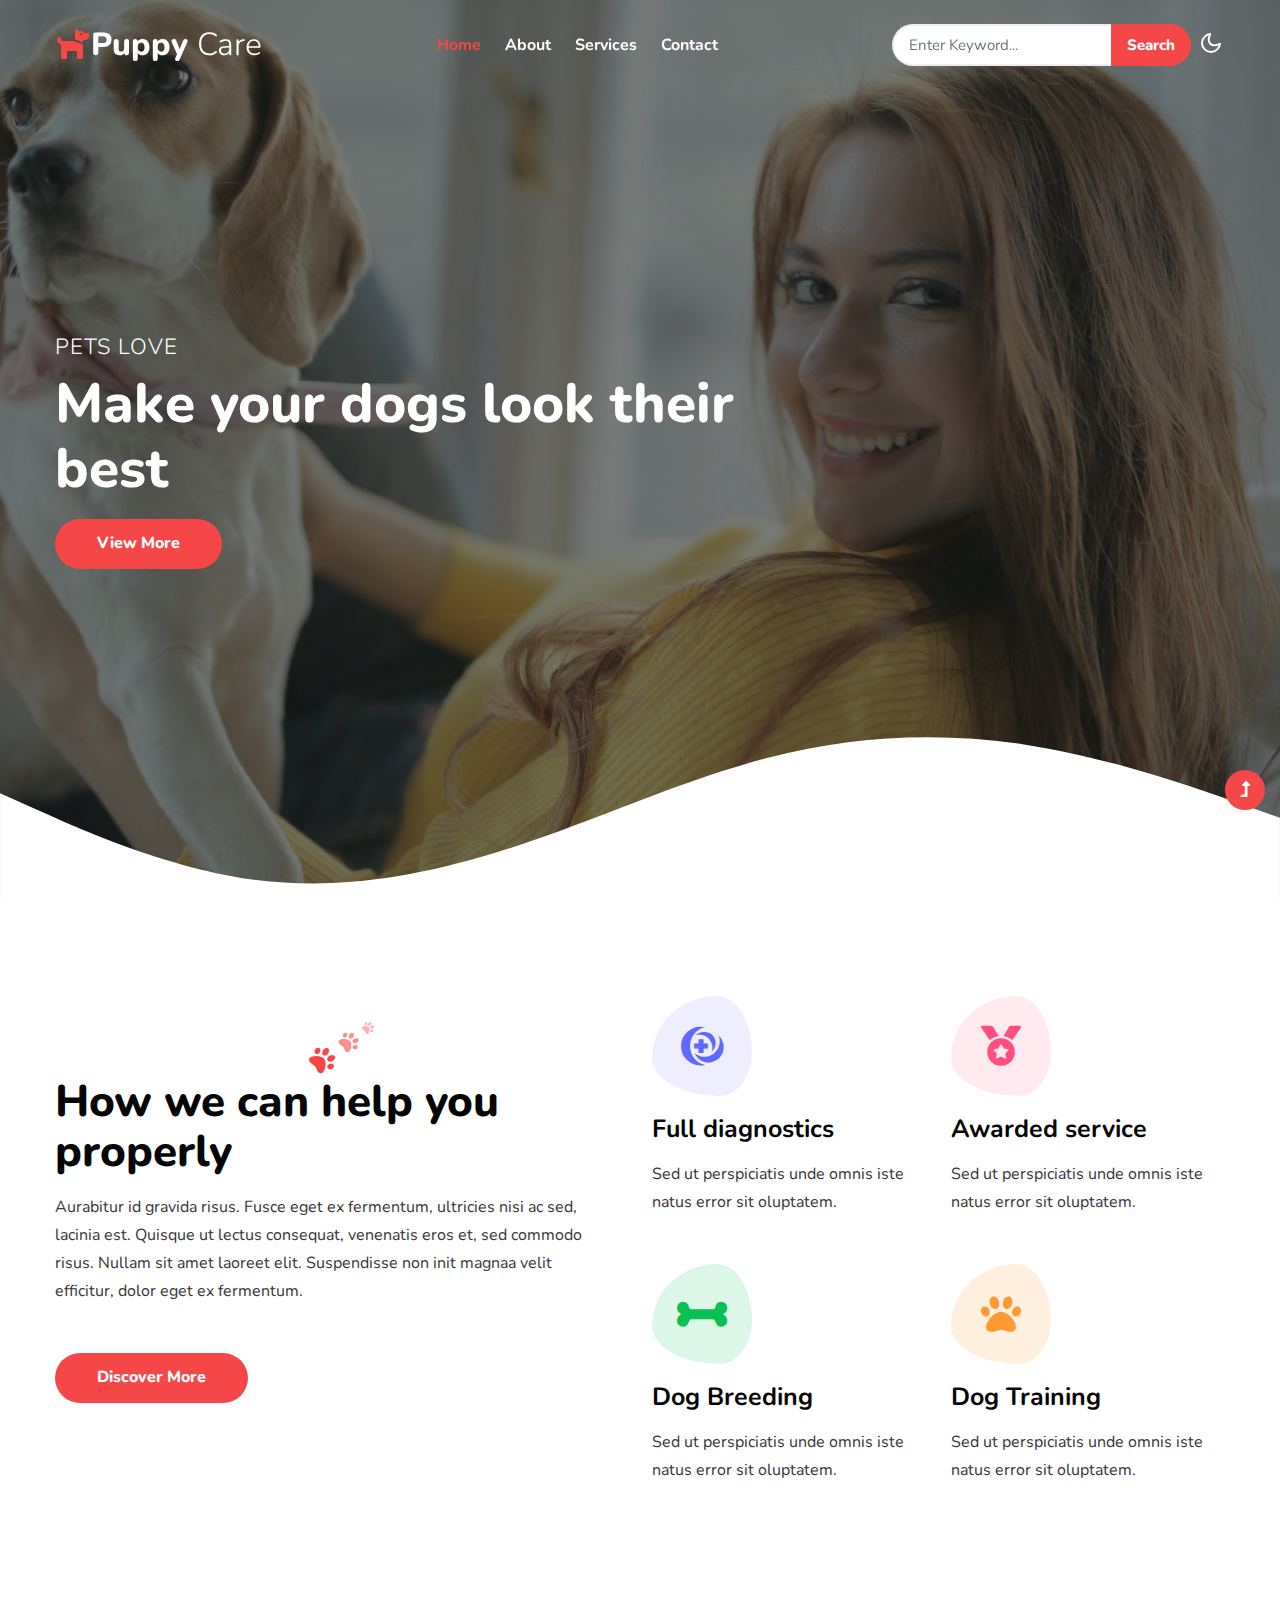
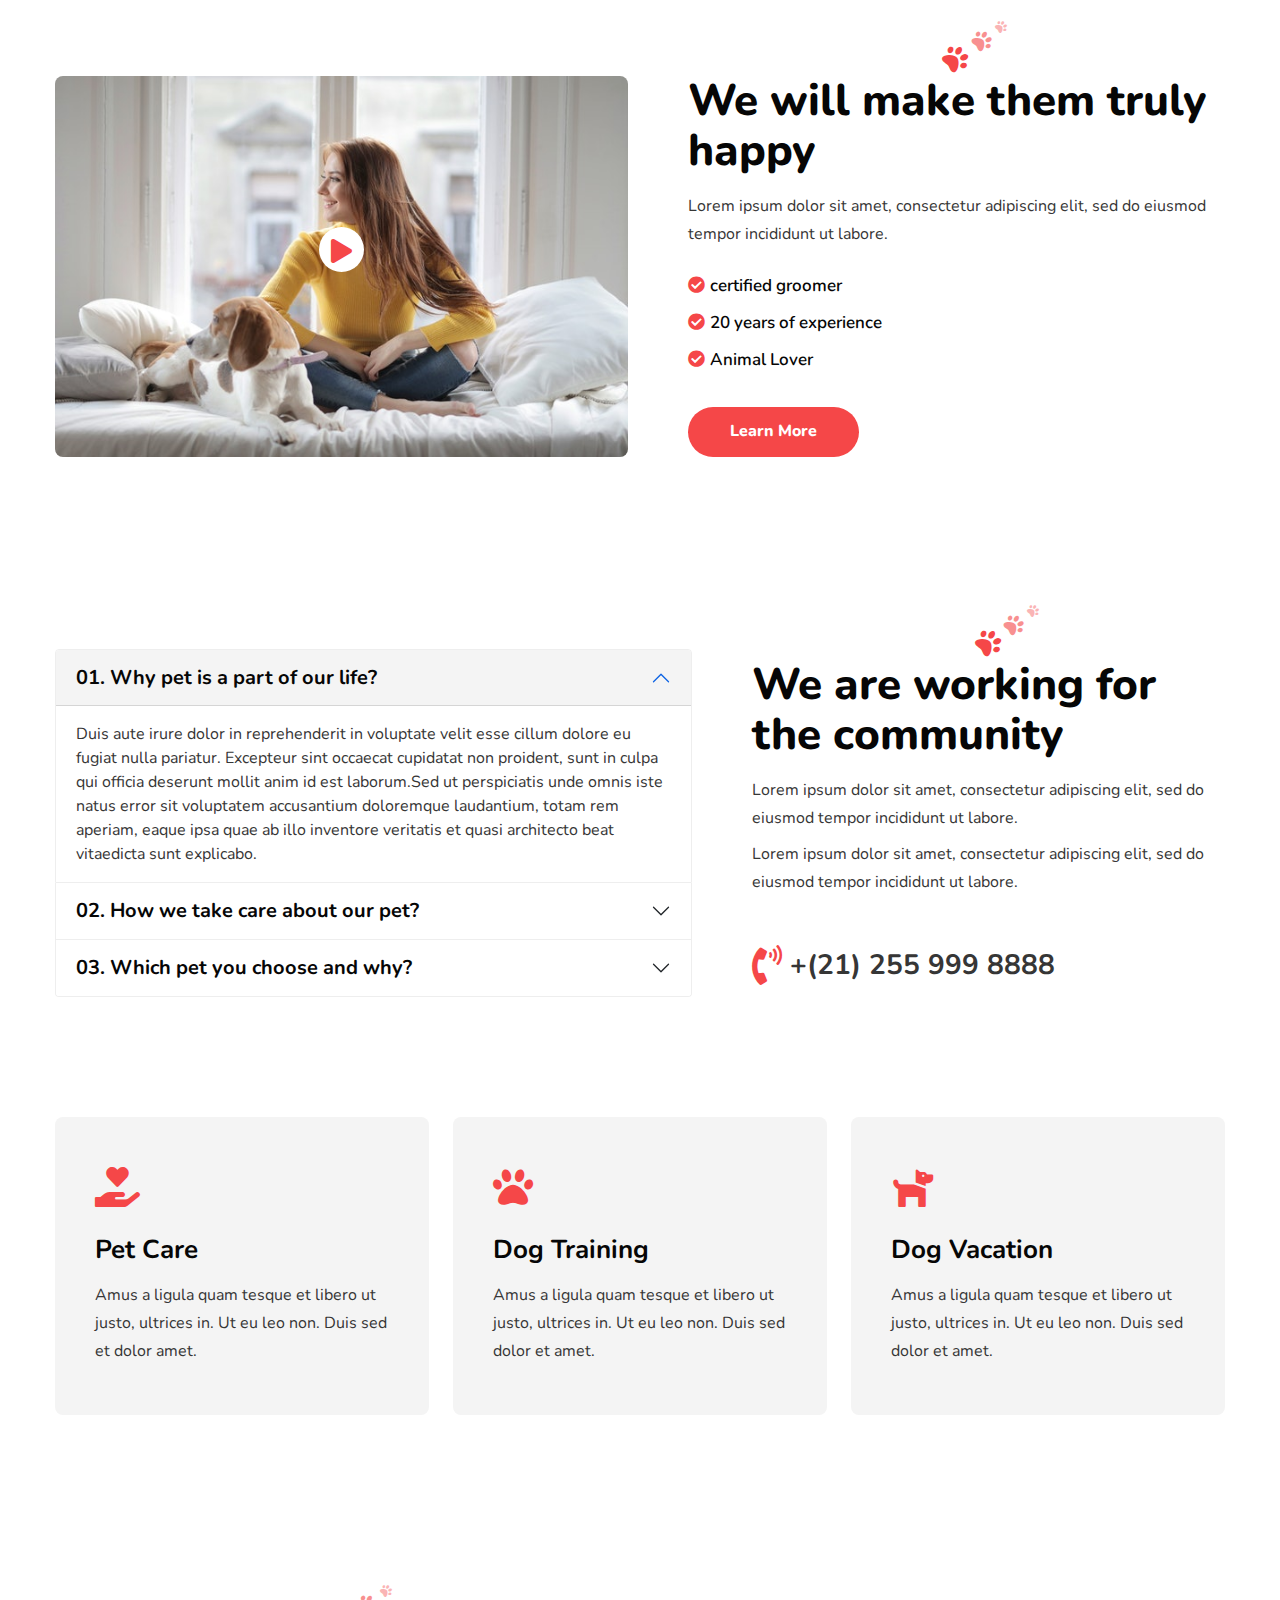
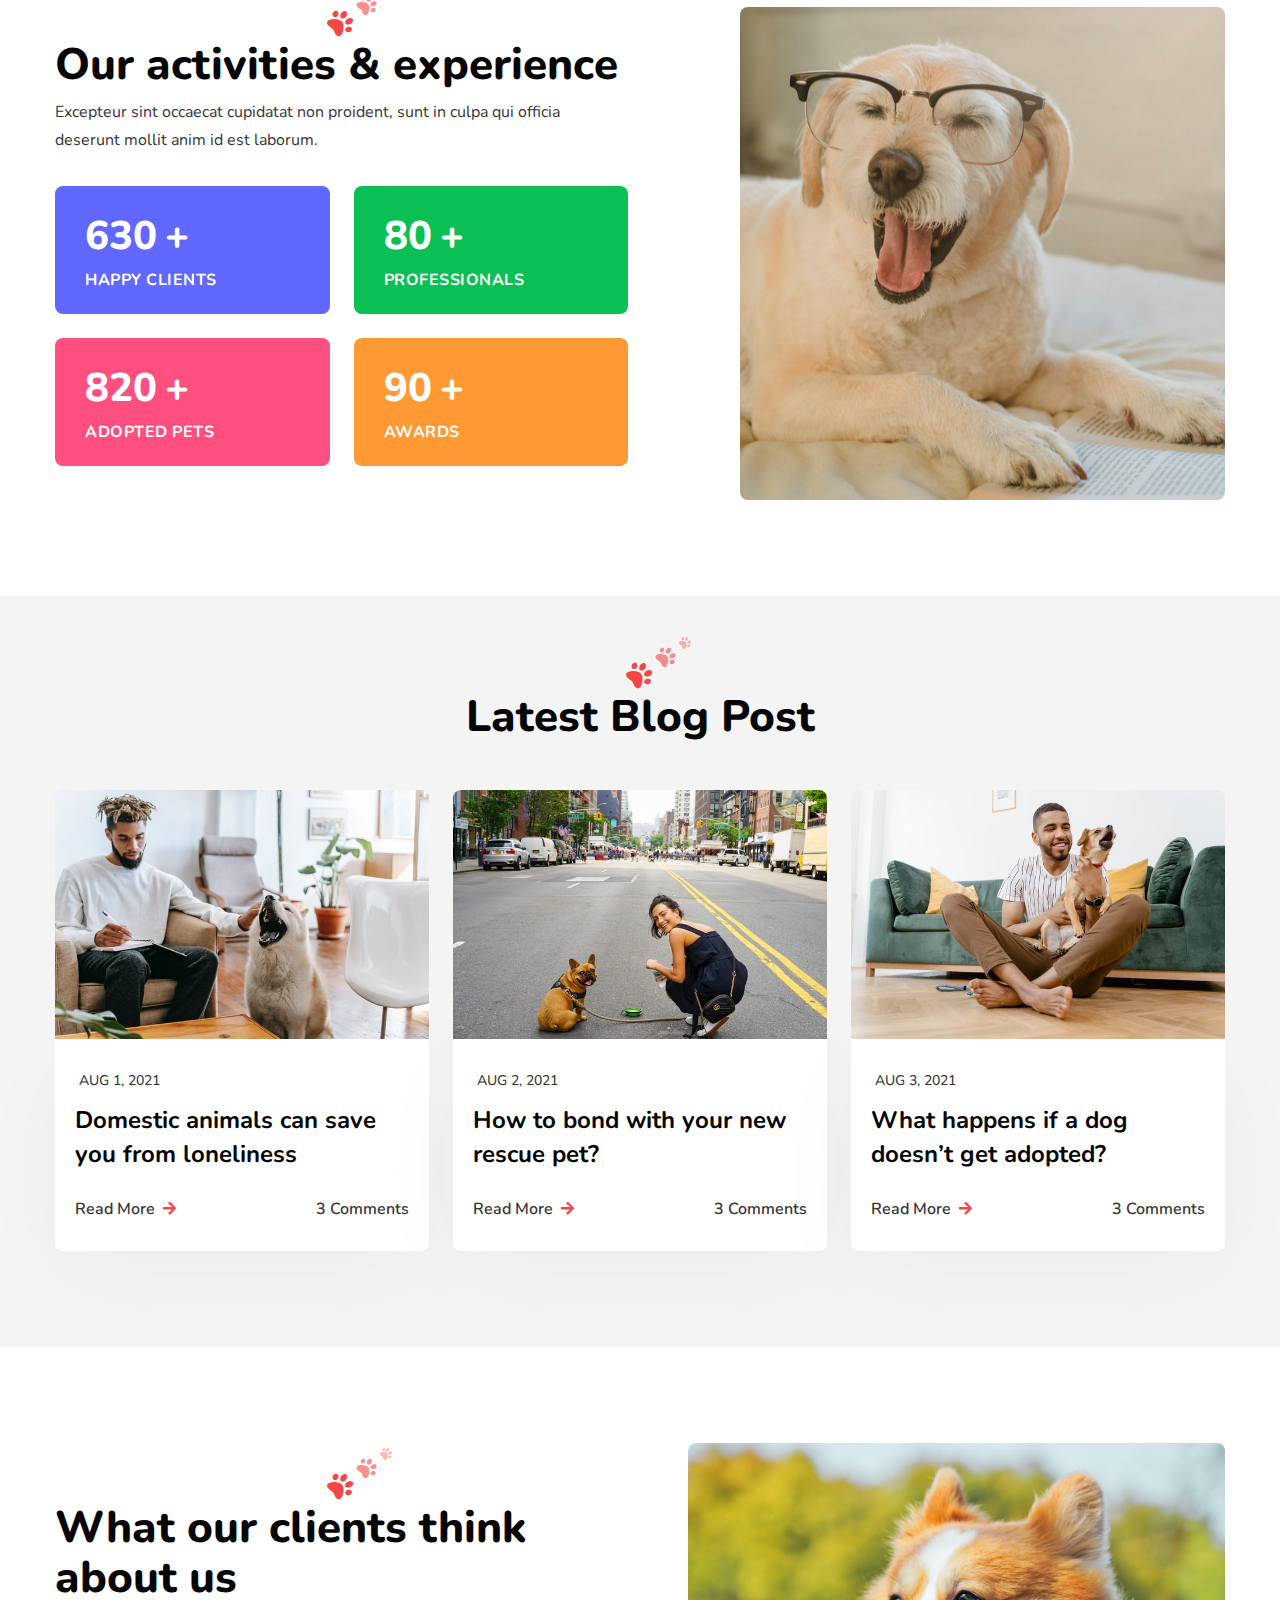
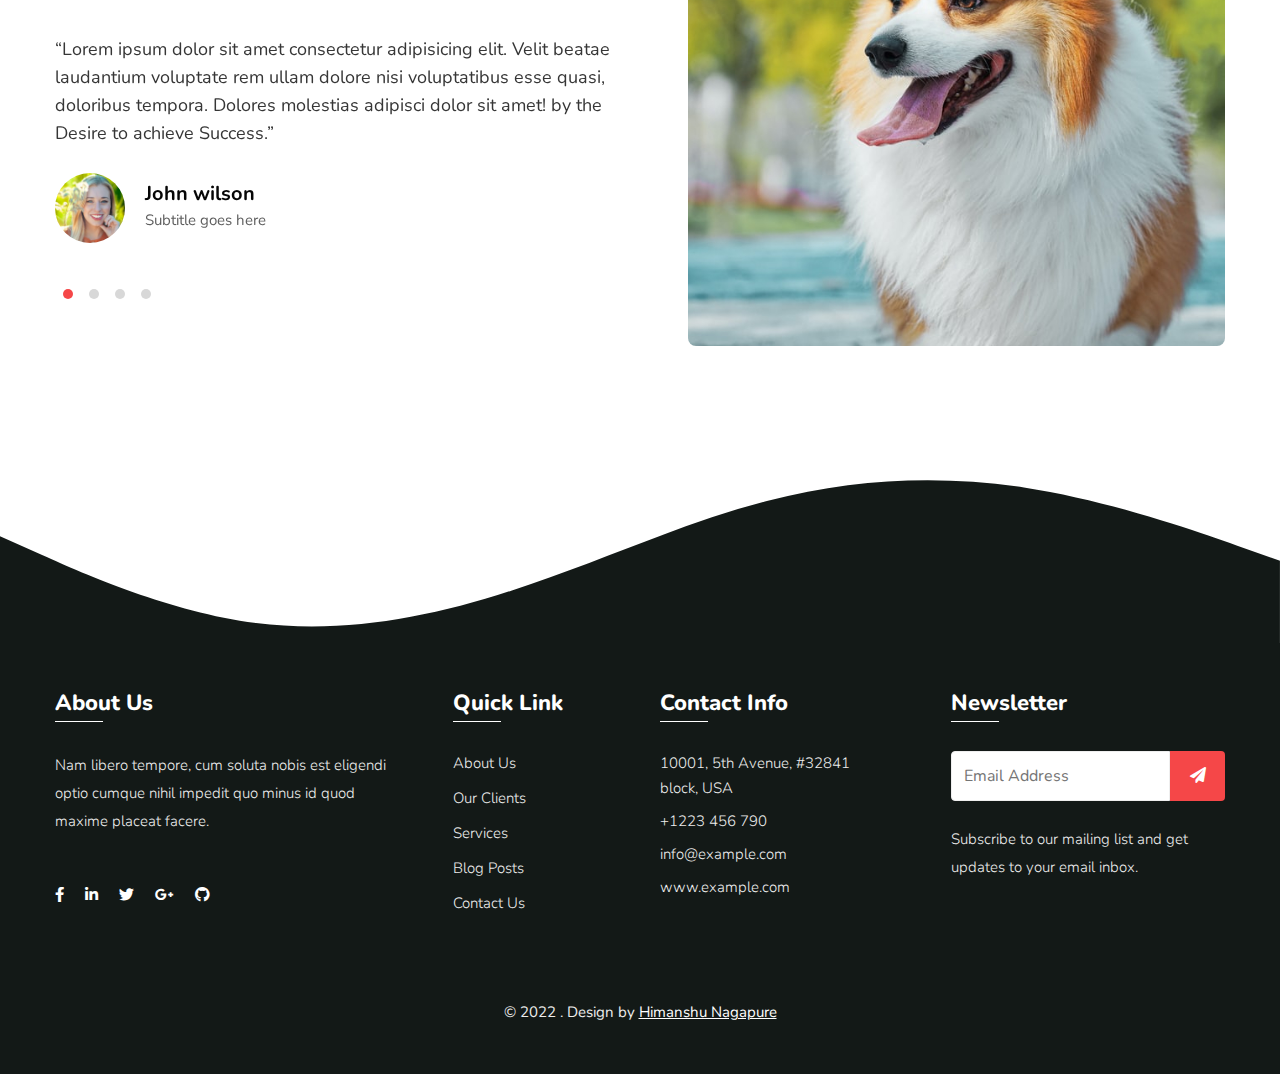
<file: index.html>
<!--
Author: Himanshu N
-->
<!doctype html>
<html lang="en">

<head>
    <!-- Required meta tags -->
    <meta charset="utf-8">
    <meta name="viewport" content="width=device-width, initial-scale=1">
    <title>Puppy Care - Animals & Pets Category Bootstrap Responsive Web Template - Home : W3Layouts</title>
    <!-- google font -->
    <link
        href="//fonts.googleapis.com/css2?family=Nunito:ital,wght@0,200;0,300;0,400;0,600;0,700;0,800;0,900;1,200;1,300;1,400;1,600;1,700;1,800;1,900&display=swap"
        rel="stylesheet">
    <!-- Template CSS Style link -->
    <link rel="stylesheet" href="assets/css/style-starter.css">
</head>

<body>
    <!-- header -->
    <header id="site-header" class="fixed-top">
        <div class="container">
            <nav class="navbar navbar-expand-lg navbar-light">
                <a class="navbar-brand" href="index.html">
                    <i class="fas fa-dog"></i>Puppy <span>Care</span>
                </a>
                <button class="navbar-toggler collapsed" type="button" data-bs-toggle="collapse"
                    data-bs-target="#navbarScroll" aria-controls="navbarScroll" aria-expanded="false"
                    aria-label="Toggle navigation">
                    <span class="navbar-toggler-icon fa icon-expand fa-bars"></span>
                    <span class="navbar-toggler-icon fa icon-close fa-times"></span>
                </button>
                <div class="collapse navbar-collapse" id="navbarScroll">
                    <ul class="navbar-nav mx-auto my-2 my-lg-0 navbar-nav-scroll">
                        <li class="nav-item">
                            <a class="nav-link active" aria-current="page" href="index.html">Home</a>
                        </li>
                        <li class="nav-item">
                            <a class="nav-link" href="about.html">About</a>
                        </li>
                        <li class="nav-item">
                            <a class="nav-link" href="services.html">Services</a>
                        </li>
                        <li class="nav-item">
                            <a class="nav-link" href="contact.html">Contact</a>
                        </li>
                    </ul>
                    <form action="#error" method="GET" class="d-flex search-header">
                        <input class="form-control" type="search" placeholder="Enter Keyword..." aria-label="Search"
                            required>
                        <button class="btn btn-style" type="submit">Search</button>
                    </form>
                </div>
                <!-- toggle switch for light and dark theme -->
                <div class="cont-ser-position">
                    <nav class="navigation">
                        <div class="theme-switch-wrapper">
                            <label class="theme-switch" for="checkbox">
                                <input type="checkbox" id="checkbox">
                                <div class="mode-container">
                                    <i class="gg-sun"></i>
                                    <i class="gg-moon"></i>
                                </div>
                            </label>
                        </div>
                    </nav>
                </div>
                <!-- //toggle switch for light and dark theme -->
            </nav>
        </div>
    </header>
    <!-- //header -->

    <!-- hero slider Start -->
    <div class="banner-wrap">
        <div class="banner-slider">
            <!-- hero slide start -->
            <div class="banner-slide bg1">
                <div class="container">
                    <div class="hero-content">
                        <p class="mb-2">Pets Love </p>
                        <h1>
                            Make your dogs look their best</h1>
                        <div class="cta-btn">
                            <a href="about.html" class="btn btn-style btn-primary">View More</a>
                        </div>
                    </div>
                </div>
                <div class="hero-overlay"></div>
            </div>
            <!-- hero slide end -->
        </div>
        <div class="shape">
            <svg xmlns="http://www.w3.org/2000/svg" viewBox="0 0 1440 280">
                <path fill-opacity="1">
                    <animate attributeName="d" dur="20000ms" repeatCount="indefinite"
                        values="M0,160L48,181.3C96,203,192,245,288,261.3C384,277,480,267,576,234.7C672,203,768,149,864,117.3C960,85,1056,75,1152,90.7C1248,107,1344,149,1392,170.7L1440,192L1440,320L1392,320C1344,320,1248,320,1152,320C1056,320,960,320,864,320C768,320,672,320,576,320C480,320,384,320,288,320C192,320,96,320,48,320L0,320Z; M0,160L48,181.3C96,203,192,245,288,234.7C384,224,480,160,576,133.3C672,107,768,117,864,138.7C960,160,1056,192,1152,197.3C1248,203,1344,181,1392,170.7L1440,160L1440,320L1392,320C1344,320,1248,320,1152,320C1056,320,960,320,864,320C768,320,672,320,576,320C480,320,384,320,288,320C192,320,96,320,48,320L0,320Z;												 M0,64L48,74.7C96,85,192,107,288,133.3C384,160,480,192,576,170.7C672,149,768,75,864,80C960,85,1056,171,1152,181.3C1248,192,1344,128,1392,96L1440,64L1440,320L1392,320C1344,320,1248,320,1152,320C1056,320,960,320,864,320C768,320,672,320,576,320C480,320,384,320,288,320C192,320,96,320,48,320L0,320Z;
                                                 M0,160L48,181.3C96,203,192,245,288,261.3C384,277,480,267,576,234.7C672,203,768,149,864,117.3C960,85,1056,75,1152,90.7C1248,107,1344,149,1392,170.7L1440,192L1440,320L1392,320C1344,320,1248,320,1152,320C1056,320,960,320,864,320C768,320,672,320,576,320C480,320,384,320,288,320C192,320,96,320,48,320L0,320Z;" />

                </path>
            </svg>
        </div>
    </div>
    <!-- hero slider end -->

    <!-- about section -->
    <section class="home-about-w3l py-5">
        <div class="container py-md-5 py-4">
            <div class="row align-items-center">
                <div class="col-lg-6 pe-lg-5">
                    <div class="position-relative">
                        <h3 class="title-style mb-3">How we can help you properly</h3>
                        <div class="title-paw-style">
                            <i class="fas fa-paw"></i>
                            <i class="fas fa-paw paw-2"></i>
                            <i class="fas fa-paw paw-3"></i>
                        </div>
                    </div>
                    <p class="text-para">Aurabitur id gravida risus. Fusce eget ex fermentum, ultricies nisi ac sed,
                        lacinia est. Quisque ut lectus consequat, venenatis eros et, sed commodo risus. Nullam sit
                        amet laoreet elit. Suspendisse non init magnaa velit efficitur, dolor eget ex fermentum.
                    </p>
                    <a href="about.html" class="btn btn-style mt-sm-5 mt-4">Discover More</a>
                </div>
                <div class="col-lg-6 mt-lg-0 mt-5">
                    <div class="row">
                        <div class="col-6 grids-1">
                            <i class="fab fa-medrt color-1"></i>
                            <h4 class="title-head mt-2 mb-3">Full diagnostics</h4>
                            <p>Sed ut perspiciatis unde omnis iste natus error sit oluptatem.</p>
                        </div>
                        <div class="col-6 grids-1">
                            <i class="fas fa-medal color-3"></i>
                            <h4 class="title-head mt-2 mb-3">Awarded service</h4>
                            <p>Sed ut perspiciatis unde omnis iste natus error sit oluptatem.</p>
                        </div>
                        <div class="col-6 grids-1 mt-5">
                            <i class="fas fa-bone color-2"></i>
                            <h4 class="title-head mt-2 mb-3">Dog Breeding</h4>
                            <p>Sed ut perspiciatis unde omnis iste natus error sit oluptatem.</p>
                        </div>
                        <div class="col-6 grids-1 mt-5">
                            <i class="fas fa-paw color-4"></i>
                            <h4 class="title-head mt-2 mb-3">Dog Training</h4>
                            <p>Sed ut perspiciatis unde omnis iste natus error sit oluptatem.</p>
                        </div>
                    </div>
                </div>
            </div>
        </div>
    </section>
    <!-- about section -->

    <!-- aboutblock1 section -->
    <section class="w3l-homeblock1 py-5" id="about">
        <div class="container py-md-5 py-4">
            <div class="row align-items-center">
                <div class="col-lg-6 homeaboutblock order-lg-first order-last">
                    <div class="position-relative img-border">
                        <img src="assets/images/video.jpg" class="img-fluid video-popup-image radius-image"
                            alt="video-popup">

                        <a href="#small-dialog" class="popup-with-zoom-anim play-view text-center position-absolute">
                            <span class="video-play-icon">
                                <span class="fa fa-play"></span>
                            </span>
                        </a>
                        <!-- dialog itself, mfp-hide class is required to make dialog hidden -->
                        <div id="small-dialog" class="zoom-anim-dialog mfp-hide">
                            <iframe src="https://player.vimeo.com/video/436935040" allowfullscreen></iframe>
                        </div>
                    </div>
                </div>
                <div class="col-lg-6 ps-lg-5 mb-lg-0 mb-5 order-lg-last order-first">
                    <div class="position-relative">
                        <h3 class="title-style mb-3">We will make them truly happy</h3>
                        <div class="title-paw-style">
                            <i class="fas fa-paw"></i>
                            <i class="fas fa-paw paw-2"></i>
                            <i class="fas fa-paw paw-3"></i>
                        </div>
                    </div>
                    <p>Lorem ipsum dolor sit amet, consectetur adipiscing elit, sed do eiusmod
                        tempor incididunt ut labore. </p>
                    <div class="mt-4">
                        <ul class="service-list">
                            <li class="service-link"><a href="about.html"><i class="fas fa-check-circle"></i>certified
                                    groomer</a></li>
                            <li class="service-link"><a href="about.html"><i class="fas fa-check-circle"></i>20 years of
                                    experience</a></li>
                            <li class="service-link"><a href="about.html"><i class="fas fa-check-circle"></i>Animal Lover</a>
                            </li>
                        </ul>
                    </div>
                    <a href="about.html" class="btn btn-style mt-4">Learn More</a>
                </div>
            </div>
        </div>
    </section>
    <!-- //aboutblock1 section -->

    <!-- faq section -->
    <div class="w3l-faq-block py-5" id="faq">
        <div class="container py-lg-5">
            <div class="row align-items-center">
                <div class="col-lg-7 pe-lg-5 order-lg-first order-last">
                    <div class="accordion" id="accordionExample">
                        <div class="accordion-item">
                            <h2 class="accordion-header" id="headingOne">
                                <button class="accordion-button" type="button" data-bs-toggle="collapse"
                                    data-bs-target="#collapseOne" aria-expanded="true" aria-controls="collapseOne">
                                    01. Why pet is a part of our life?
                                </button>
                            </h2>
                            <div id="collapseOne" class="accordion-collapse collapse show" aria-labelledby="headingOne"
                                data-bs-parent="#accordionExample">
                                <div class="accordion-body">
                                    Duis aute irure dolor in reprehenderit in voluptate velit esse cillum dolore eu
                                    fugiat nulla pariatur. Excepteur sint occaecat cupidatat non proident, sunt in culpa
                                    qui officia deserunt mollit anim id est laborum.Sed ut perspiciatis unde omnis iste
                                    natus error sit voluptatem accusantium doloremque laudantium, totam rem aperiam,
                                    eaque ipsa quae ab illo inventore veritatis et quasi architecto beat vitaedicta
                                    sunt explicabo.
                                </div>
                            </div>
                        </div>
                        <div class="accordion-item">
                            <h2 class="accordion-header" id="headingTwo">
                                <button class="accordion-button collapsed" type="button" data-bs-toggle="collapse"
                                    data-bs-target="#collapseTwo" aria-expanded="false" aria-controls="collapseTwo">
                                    02. How we take care about our pet?
                                </button>
                            </h2>
                            <div id="collapseTwo" class="accordion-collapse collapse" aria-labelledby="headingTwo"
                                data-bs-parent="#accordionExample">
                                <div class="accordion-body">
                                    Duis aute irure dolor in reprehenderit in voluptate velit esse cillum dolore eu
                                    fugiat nulla pariatur. Excepteur sint occaecat cupidatat non proident, sunt in culpa
                                    qui officia deserunt mollit anim id est laborum.Sed ut perspiciatis unde omnis iste
                                    natus error sit voluptatem accusantium doloremque laudantium, totam rem aperiam,
                                    eaque ipsa quae ab illo inventore veritatis et quasi architecto beat vitaedicta
                                    sunt explicabo.
                                </div>
                            </div>
                        </div>
                        <div class="accordion-item">
                            <h2 class="accordion-header" id="headingThree">
                                <button class="accordion-button collapsed" type="button" data-bs-toggle="collapse"
                                    data-bs-target="#collapseThree" aria-expanded="false" aria-controls="collapseThree">
                                    03. Which pet you choose and why?
                                </button>
                            </h2>
                            <div id="collapseThree" class="accordion-collapse collapse" aria-labelledby="headingThree"
                                data-bs-parent="#accordionExample">
                                <div class="accordion-body">
                                    Duis aute irure dolor in reprehenderit in voluptate velit esse cillum dolore eu
                                    fugiat nulla pariatur. Excepteur sint occaecat cupidatat non proident, sunt in culpa
                                    qui officia deserunt mollit anim id est laborum.Sed ut perspiciatis unde omnis iste
                                    natus error sit voluptatem accusantium doloremque laudantium, totam rem aperiam,
                                    eaque ipsa quae ab illo inventore veritatis et quasi architecto beat vitaedicta
                                    sunt explicabo.
                                </div>
                            </div>
                        </div>
                    </div>
                </div>
                <div class="col-lg-5 mb-lg-0 mb-5 order-lg-last order-first">
                    <div class="position-relative">
                        <h3 class="title-style mb-3">We are working for the community</h3>
                        <div class="title-paw-style">
                            <i class="fas fa-paw"></i>
                            <i class="fas fa-paw paw-2"></i>
                            <i class="fas fa-paw paw-3"></i>
                        </div>
                    </div>
                    <p>Lorem ipsum dolor sit amet, consectetur adipiscing elit, sed do eiusmod
                        tempor incididunt ut labore. </p>
                    <p class="mt-2 mb-sm-5 mb-4">Lorem ipsum dolor sit amet, consectetur adipiscing elit, sed do eiusmod
                        tempor incididunt ut labore. </p>
                    <a href="tel:+(21) 255 999 8888" class="call-style d-flex align-items-center"><i
                            class="fas fa-phone-volume me-2"></i> +(21) 255
                        999 8888</a>
                </div>
            </div>
        </div>
    </div>
    <!-- //faq section -->

    <!-- grids section -->
    <section class="w3l-bottom-grids-6 pb-5 pt-4" id="services">
        <div class="container pb-lg-5 pb-4">
            <div class="row justify-content-center">
                <div class="col-lg-4 col-md-6">
                    <div class="area-box">
                        <i class="fas fa-hand-holding-heart"></i>
                        <h4><a href="services.html" class="title-head">Pet Care</a></h4>
                        <p>Amus a ligula quam tesque et libero ut justo, ultrices in. Ut eu leo non. Duis sed et
                            dolor amet.</p>
                    </div>
                </div>
                <div class="col-lg-4 col-md-6 mt-md-0 mt-4">
                    <div class="area-box">
                        <i class="fas fa-paw"></i>
                        <h4><a href="services.html" class="title-head">Dog Training</a></h4>
                        <p>Amus a ligula quam tesque et libero ut justo, ultrices in. Ut eu leo non. Duis sed dolor
                            et amet.</p>
                    </div>
                </div>
                <div class="col-lg-4 col-md-6 mt-lg-0 mt-4">
                    <div class="area-box">
                        <i class="fas fa-dog"></i>
                        <h4><a href="services.html" class="title-head">Dog Vacation</a></h4>
                        <p>Amus a ligula quam tesque et libero ut justo, ultrices in. Ut eu leo non. Duis sed dolor
                            et amet.</p>
                    </div>
                </div>
            </div>
        </div>
    </section>
    <!-- //grids section -->

    <!-- stats section -->
    <section class="homeblock-stats py-5" id="stats">
        <div class="container py-md-5 py-4">
            <div class="row align-items-center">
                <div class="col-lg-6">
                    <div class="position-relative">
                        <h3 class="title-style mb-2">Our activities & experience</h3>
                        <div class="title-paw-style">
                            <i class="fas fa-paw"></i>
                            <i class="fas fa-paw paw-2"></i>
                            <i class="fas fa-paw paw-3"></i>
                        </div>
                    </div>
                    <p>Excepteur sint occaecat cupidatat non proident, sunt in culpa qui officia deserunt mollit anim id
                        est laborum.</p>
                    <div class="row mt-4 pt-2">
                        <div class="col-6">
                            <div class="counter color-bg-1">
                                <div class="count-title d-flex align-items-center">
                                    <div class="timer count-number">630</div>
                                    <span class="ms-2">+</span>
                                </div>
                                <p class="count-text">Happy Clients</p>
                            </div>
                        </div>
                        <div class="col-6">
                            <div class="counter color-bg-2">
                                <div class="count-title d-flex align-items-center">
                                    <div class="timer count-number">80</div>
                                    <span class="ms-2">+</span>
                                </div>
                                <p class="count-text">Professionals</p>
                            </div>
                        </div>
                        <div class="col-6 mt-4">
                            <div class="counter color-bg-3">
                                <div class="count-title d-flex align-items-center">
                                    <div class="timer count-number">820</div>
                                    <span class="ms-2">+</span>
                                </div>
                                <p class="count-text">Adopted Pets</p>
                            </div>
                        </div>
                        <div class="col-6 mt-4">
                            <div class="counter color-bg-4">
                                <div class="count-title d-flex align-items-center">
                                    <div class="timer count-number">90</div>
                                    <span class="ms-2">+</span>
                                </div>
                                <p class="count-text">Awards</p>
                            </div>
                        </div>
                    </div>
                </div>
                <div class="col-xl-5 col-lg-6 offset-xl-1 ps-xl-0 mt-lg-0 mt-5">
                    <img src="assets/images/about1.jpg" class="img-fluid radius-image" alt="">
                </div>
            </div>
        </div>
    </section>
    <!-- //stats section -->

    <!-- blog section -->
    <div class="w3l-grids-block-5 blog-bg-sec py-5">
        <div class="container py-md-5 py-4">
            <div class="position-relative mb-lg-5 mb-4">
                <h3 class="title-style mb-2 text-center">Latest Blog Post</h3>
                <div class="title-paw-style">
                    <i class="fas fa-paw"></i>
                    <i class="fas fa-paw paw-2"></i>
                    <i class="fas fa-paw paw-3"></i>
                </div>
            </div>
            <div class="row justify-content-center">
                <div class="col-lg-4 col-md-6 grids5-info">
                    <a href="#blog"><img src="assets/images/blog1.jpg" alt=""
                            class="img-fluid radius-image" /></a>
                    <div class="blog-info-grid">
                        <h5><span class="fa fa-clock-o"></span> Aug 1, 2021</h5>
                        <h4><a href="#blog">Domestic animals can save you from loneliness</a></h4>
                        <div class="blog-info mt-3">
                            <a href="#read">Read More <span class="fa fa-arrow-right ms-1"></span></a>
                            <a href="#comments"><span class="fa fa-comment-o"></span> 3 comments</a>
                        </div>
                    </div>
                </div>
                <div class="col-lg-4 col-md-6 grids5-info mt-md-0 mt-5">
                    <a href="#blog"><img src="assets/images/blog2.jpg" alt=""
                            class="img-fluid radius-image" /></a>
                    <div class="blog-info-grid">
                        <h5><span class="fa fa-clock-o"></span> Aug 2, 2021</h5>
                        <h4><a href="#blog">How to bond with your new rescue pet? </a></h4>
                        <div class="blog-info mt-3">
                            <a href="#read">Read More <span class="fa fa-arrow-right ms-1"></span></a>
                            <a href="#comments"><span class="fa fa-comment-o"></span> 3 comments</a>
                        </div>
                    </div>
                </div>
                <div class="col-lg-4 col-md-6 grids5-info mt-lg-0 mt-5">
                    <a href="#blog"><img src="assets/images/blog3.jpg" alt=""
                            class="img-fluid radius-image" /></a>
                    <div class="blog-info-grid">
                        <h5><span class="fa fa-clock-o"></span> Aug 3, 2021</h5>
                        <h4><a href="#blog">What happens if a dog doesn’t get adopted? </a></h4>
                        <div class="blog-info mt-3">
                            <a href="#read">Read More <span class="fa fa-arrow-right ms-1"></span></a>
                            <a href="#comments"><span class="fa fa-comment-o"></span> 3 comments</a>
                        </div>
                    </div>
                </div>
            </div>
        </div>
    </div>
    <!-- //blog section -->

    <!-- testimonials -->
    <section class="w3l-clients py-5" id="testimonials">
        <div class="container pt-md-5 pt-4">
            <div class="row w3-testimonial-grids align-items-center">
                <div class="col-lg-6 w3-testimonial-content-top pr-lg-5">
                    <div class="position-relative mb-lg-4 mb-sm-2 mb-4">
                        <h3 class="title-style">What our clients think about us</h3>
                        <div class="title-paw-style">
                            <i class="fas fa-paw"></i>
                            <i class="fas fa-paw paw-2"></i>
                            <i class="fas fa-paw paw-3"></i>
                        </div>
                    </div>
                    <div id="owl-demo1" class="owl-carousel owl-theme py-sm-2 mb-4">
                        <div class="item">
                            <div class="testimonial-content">
                                <div class="testimonial">
                                    <blockquote>
                                        <q>Lorem ipsum dolor sit amet consectetur adipisicing elit. Velit beatae
                                            laudantium
                                            voluptate rem ullam dolore nisi voluptatibus esse quasi, doloribus tempora.
                                            Dolores molestias adipisci dolor sit amet! by the Desire to achieve
                                            Success.</q>
                                    </blockquote>
                                    <div class="testi-des">
                                        <div class="test-img"><img src="assets/images/testi1.jpg" class="img-fluid"
                                                alt="client-img">
                                        </div>
                                        <div class="peopl align-self">
                                            <h3>John wilson</h3>
                                            <p class="indentity">Subtitle goes here</p>
                                        </div>
                                    </div>
                                </div>
                            </div>
                        </div>
                        <div class="item">
                            <div class="testimonial-content">
                                <div class="testimonial">
                                    <blockquote>
                                        <q>Lorem ipsum dolor sit amet consectetur adipisicing elit. Velit beatae
                                            laudantium
                                            voluptate rem ullam dolore nisi voluptatibus esse quasi, doloribus tempora.
                                            Dolores molestias adipisci dolor sit amet! by the Desire to achieve
                                            Success.</q>
                                    </blockquote>
                                    <div class="testi-des">
                                        <div class="test-img"><img src="assets/images/testi2.jpg" class="img-fluid"
                                                alt="client-img">
                                        </div>
                                        <div class="peopl align-self">
                                            <h3>Julia sakura</h3>
                                            <p class="indentity">Subtitle goes here</p>
                                        </div>
                                    </div>
                                </div>
                            </div>
                        </div>
                        <div class="item">
                            <div class="testimonial-content">
                                <div class="testimonial">
                                    <blockquote>
                                        <q>Lorem ipsum dolor sit amet consectetur adipisicing elit. Velit beatae
                                            laudantium
                                            voluptate rem ullam dolore nisi voluptatibus esse quasi, doloribus tempora.
                                            Dolores molestias adipisci dolor sit amet! by the Desire to achieve
                                            Success.</q>
                                    </blockquote>
                                    <div class="testi-des">
                                        <div class="test-img"><img src="assets/images/testi3.jpg" class="img-fluid"
                                                alt="client-img">
                                        </div>
                                        <div class="peopl align-self">
                                            <h3>Roy Mmdson</h3>
                                            <p class="indentity">Subtitle goes here</p>
                                        </div>
                                    </div>
                                </div>
                            </div>
                        </div>
                        <div class="item">
                            <div class="testimonial-content">
                                <div class="testimonial">
                                    <blockquote>
                                        <q>Lorem ipsum dolor sit amet consectetur adipisicing elit. Velit beatae
                                            laudantium
                                            voluptate rem ullam dolore nisi voluptatibus esse quasi, doloribus tempora.
                                            Dolores molestias adipisci dolor sit amet! by the Desire to achieve
                                            Success.</q>
                                    </blockquote>
                                    <div class="testi-des">
                                        <div class="test-img"><img src="assets/images/testi2.jpg" class="img-fluid"
                                                alt="client-img">
                                        </div>
                                        <div class="peopl align-self">
                                            <h3>Mike Thyson</h3>
                                            <p class="indentity">Subtitle goes here</p>
                                        </div>
                                    </div>
                                </div>
                            </div>
                        </div>
                    </div>
                </div>
                <div class="col-lg-6 position-relative ps-lg-5 mt-lg-0 mt-5 pt-lg-0 pt-sm-4">
                    <img src="assets/images/about2.jpg" alt="" class="radius-image img-fluid">
                </div>
            </div>
        </div>
    </section>
    <!-- //testimonials -->

    <!-- footer -->
    <footer class="w3l-footer">
        <div class="shape-footer">
            <svg xmlns="http://www.w3.org/2000/svg" viewBox="0 0 1440 280">
                <path fill-opacity="1">
                    <animate attributeName="d" dur="20000ms" repeatCount="indefinite"
                        values="M0,160L48,181.3C96,203,192,245,288,261.3C384,277,480,267,576,234.7C672,203,768,149,864,117.3C960,85,1056,75,1152,90.7C1248,107,1344,149,1392,170.7L1440,192L1440,320L1392,320C1344,320,1248,320,1152,320C1056,320,960,320,864,320C768,320,672,320,576,320C480,320,384,320,288,320C192,320,96,320,48,320L0,320Z; M0,160L48,181.3C96,203,192,245,288,234.7C384,224,480,160,576,133.3C672,107,768,117,864,138.7C960,160,1056,192,1152,197.3C1248,203,1344,181,1392,170.7L1440,160L1440,320L1392,320C1344,320,1248,320,1152,320C1056,320,960,320,864,320C768,320,672,320,576,320C480,320,384,320,288,320C192,320,96,320,48,320L0,320Z;												 M0,64L48,74.7C96,85,192,107,288,133.3C384,160,480,192,576,170.7C672,149,768,75,864,80C960,85,1056,171,1152,181.3C1248,192,1344,128,1392,96L1440,64L1440,320L1392,320C1344,320,1248,320,1152,320C1056,320,960,320,864,320C768,320,672,320,576,320C480,320,384,320,288,320C192,320,96,320,48,320L0,320Z;
                                             M0,160L48,181.3C96,203,192,245,288,261.3C384,277,480,267,576,234.7C672,203,768,149,864,117.3C960,85,1056,75,1152,90.7C1248,107,1344,149,1392,170.7L1440,192L1440,320L1392,320C1344,320,1248,320,1152,320C1056,320,960,320,864,320C768,320,672,320,576,320C480,320,384,320,288,320C192,320,96,320,48,320L0,320Z;" />

                </path>
            </svg>
        </div>
        <div class="w3l-footer-16 py-5">
            <div class="container">
                <div class="row footer-p">
                    <div class="col-lg-4 pe-lg-5">
                        <h3>About Us</h3>
                        <p class="mt-3">Nam libero tempore, cum soluta nobis est eligendi optio cumque nihil impedit quo
                            minus id quod maxime placeat facere.</p>
                        <div class="columns-2 mt-lg-5 mt-4">
                            <ul class="social">
                                <li><a href="#facebook"><i class="fab fa-facebook-f"></i></a>
                                </li>
                                <li><a href="#linkedin"><i class="fab fa-linkedin-in"></i></a>
                                </li>
                                <li><a href="#twitter"><i class="fab fa-twitter"></i></a>
                                </li>
                                <li><a href="#google"><i class="fab fa-google-plus-g"></i></a>
                                </li>
                                <li><a href="#github"><i class="fab fa-github"></i></a>
                                </li>
                            </ul>
                        </div>
                    </div>
                    <div class="col-lg-5 mt-lg-0 mt-5">
                        <div class="row">
                            <div class="col-xl-5 col-6 column">
                                <h3>Quick Link</h3>
                                <ul class="footer-gd-16">
                                    <li><a href="about.html">About Us</a></li>
                                    <li><a href="#clients">Our Clients</a></li>
                                    <li><a href="services.html">Services</a></li>
                                    <li><a href="#blog">Blog Posts</a></li>
                                    <li><a href="contact.html">Contact Us</a></li>
                                </ul>
                            </div>
                            <div class="col-6 column">
                                <h3>Contact Info</h3>
                                <ul class="footer-contact-list">
                                    <li class="">10001, 5th Avenue,
                                        #32841 block, USA</li>
                                    <li class="mt-2"><a href="tel:+12 23456790">+1223 456 790</a></li>
                                    <li class="mt-2"><a href="mailto:info@example.com">info@example.com</a></li>
                                    <li class="mt-2"><a href="mailto:info@example.com">www.example.com</a></li>
                                </ul>
                            </div>
                        </div>
                    </div>
                    <div class="col-lg-3 col-md-7 col-sm-8 column mt-lg-0 mt-4 pl-xl-0">
                        <h3>Newsletter </h3>
                        <div class="end-column">
                            <form action="#" class="subscribe" method="post">
                                <input type="email" name="email" placeholder="Email Address" required="">
                                <button><span class="fa fa-paper-plane" aria-hidden="true"></span></button>
                            </form>
                            <p class="mt-4">Subscribe to our mailing list and get updates to your email inbox.</p>
                        </div>
                    </div>
                </div>
                <div class="below-section text-center pt-lg-4 mt-5">
                    <p class="copy-text">&copy; 2022 . Design by <a
                        href="https://himunagapure114.wixsite.com/himanshu-nagapure" target="_blank"> Himanshu Nagapure</a>
                    </p>
                </div>
            </div>
        </div>
    </footer>
    <!-- //footer -->

    <!-- Js scripts -->
    <!-- move top -->
    <button onclick="topFunction()" id="movetop" title="Go to top">
        <span class="fas fa-level-up-alt" aria-hidden="true"></span>
    </button>
    <script>
        // When the user scrolls down 20px from the top of the document, show the button
        window.onscroll = function () {
            scrollFunction()
        };

        function scrollFunction() {
            if (document.body.scrollTop > 20 || document.documentElement.scrollTop > 20) {
                document.getElementById("movetop").style.display = "block";
            } else {
                document.getElementById("movetop").style.display = "none";
            }
        }

        // When the user clicks on the button, scroll to the top of the document
        function topFunction() {
            document.body.scrollTop = 0;
            document.documentElement.scrollTop = 0;
        }
    </script>
    <!-- //move top -->

    <!-- common jquery plugin -->
    <script src="assets/js/jquery-3.3.1.min.js"></script>
    <!-- //common jquery plugin -->

    <!-- tesimonials carousel slider -->
    <script src="assets/js/owl.carousel.js"></script>
    <script>
        $(document).ready(function () {
            $("#owl-demo1").owlCarousel({
                loop: true,
                nav: false,
                responsiveClass: true,
                responsive: {
                    0: {
                        items: 1,
                        nav: false
                    },
                    736: {
                        items: 1,
                        nav: false
                    }
                }
            })
        })
    </script>
    <!-- //script for tesimonials carousel slider -->

    <!-- magnific popup -->
    <script src="assets/js/jquery.magnific-popup.min.js"></script>
    <script>
        $(document).ready(function () {
            $('.popup-with-zoom-anim').magnificPopup({
                type: 'inline',

                fixedContentPos: false,
                fixedBgPos: true,

                overflowY: 'auto',

                closeBtnInside: true,
                preloader: false,

                midClick: true,
                removalDelay: 300,
                mainClass: 'my-mfp-zoom-in'
            });

            $('.popup-with-move-anim').magnificPopup({
                type: 'inline',

                fixedContentPos: false,
                fixedBgPos: true,

                overflowY: 'auto',

                closeBtnInside: true,
                preloader: false,

                midClick: true,
                removalDelay: 300,
                mainClass: 'my-mfp-slide-bottom'
            });
        });
    </script>
    <!-- //magnific popup -->

    <!-- theme switch js (light and dark)-->
    <script src="assets/js/theme-change.js"></script>
    <!-- //theme switch js (light and dark)-->

    <!-- MENU-JS -->
    <script>
        $(window).on("scroll", function () {
            var scroll = $(window).scrollTop();

            if (scroll >= 80) {
                $("#site-header").addClass("nav-fixed");
            } else {
                $("#site-header").removeClass("nav-fixed");
            }
        });

        //Main navigation Active Class Add Remove
        $(".navbar-toggler").on("click", function () {
            $("header").toggleClass("active");
        });
        $(document).on("ready", function () {
            if ($(window).width() > 991) {
                $("header").removeClass("active");
            }
            $(window).on("resize", function () {
                if ($(window).width() > 991) {
                    $("header").removeClass("active");
                }
            });
        });
    </script>
    <!-- //MENU-JS -->

    <!-- disable body scroll which navbar is in active -->
    <script>
        $(function () {
            $('.navbar-toggler').click(function () {
                $('body').toggleClass('noscroll');
            })
        });
    </script>
    <!-- //disable body scroll which navbar is in active -->

    <!-- bootstrap -->
    <script src="assets/js/bootstrap.min.js"></script>
    <!-- //bootstrap -->
    <!-- //Js scripts -->
</body>

</html>
</file>
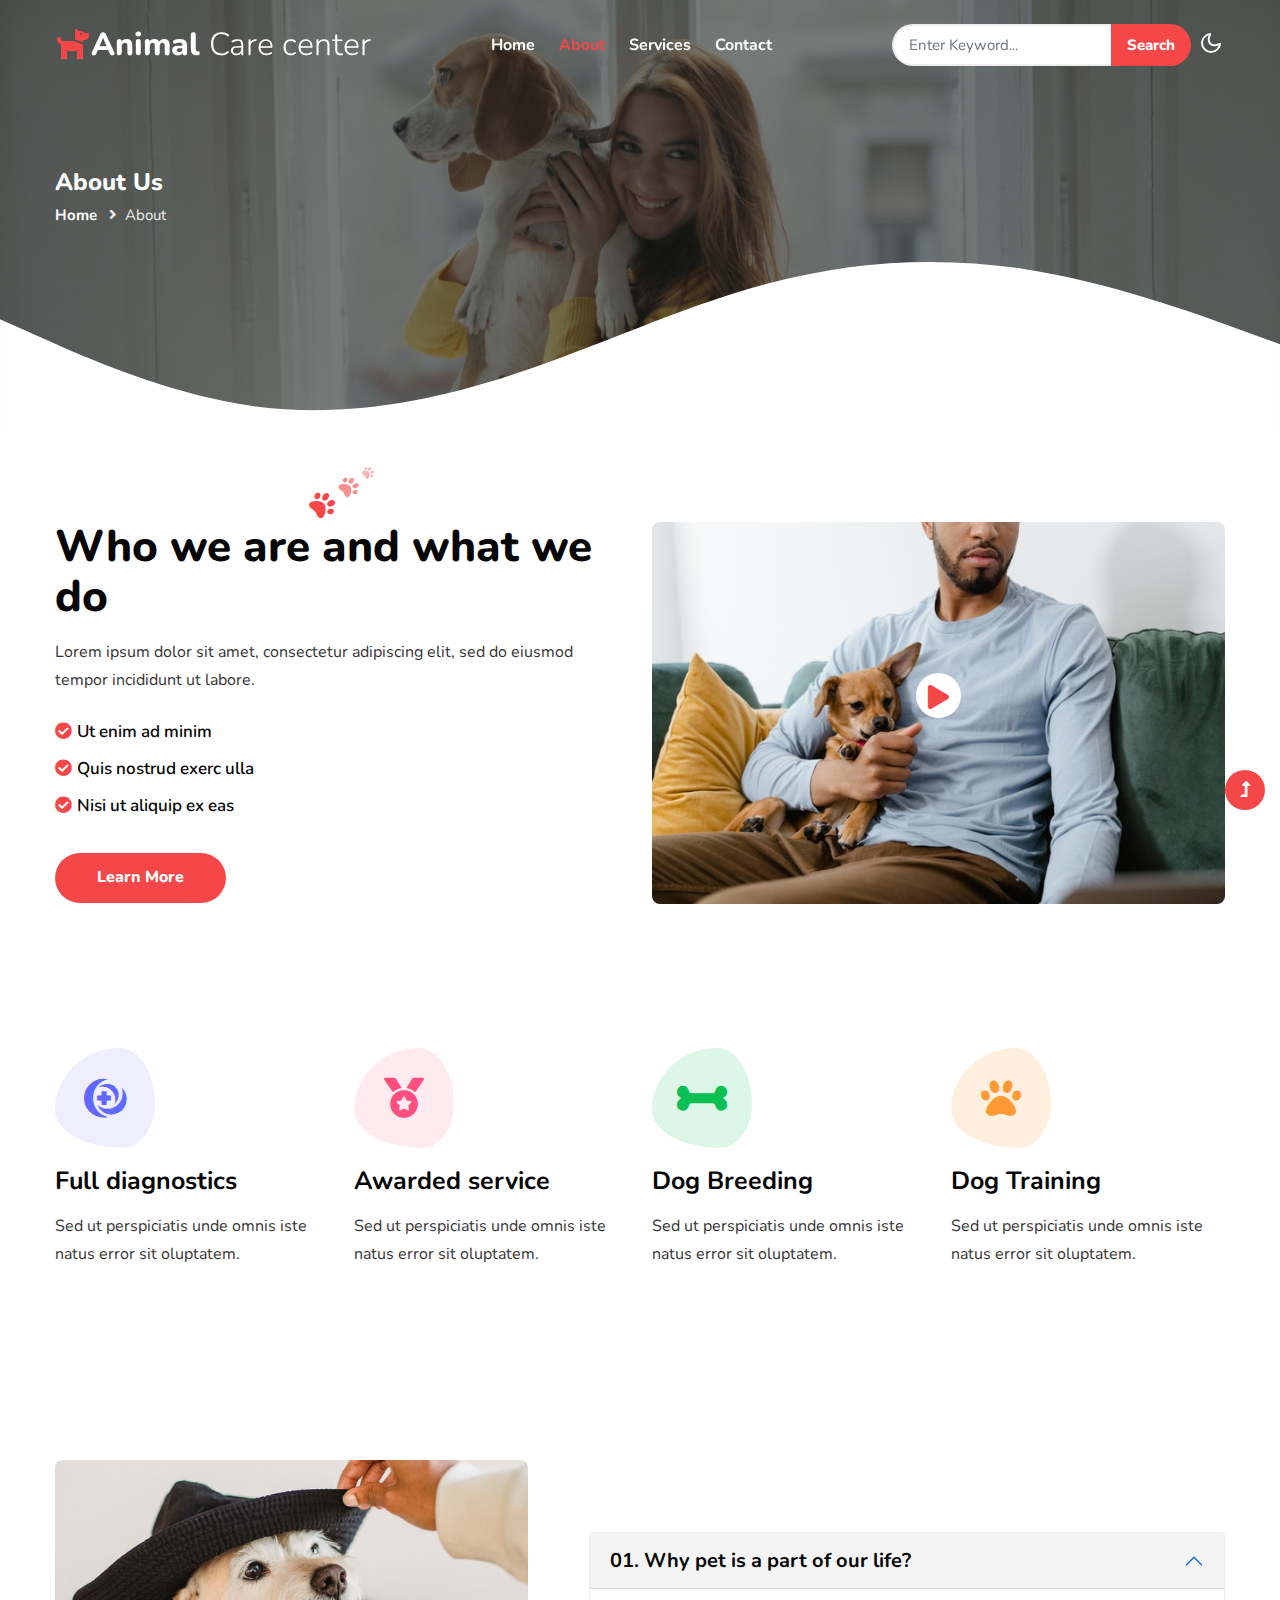
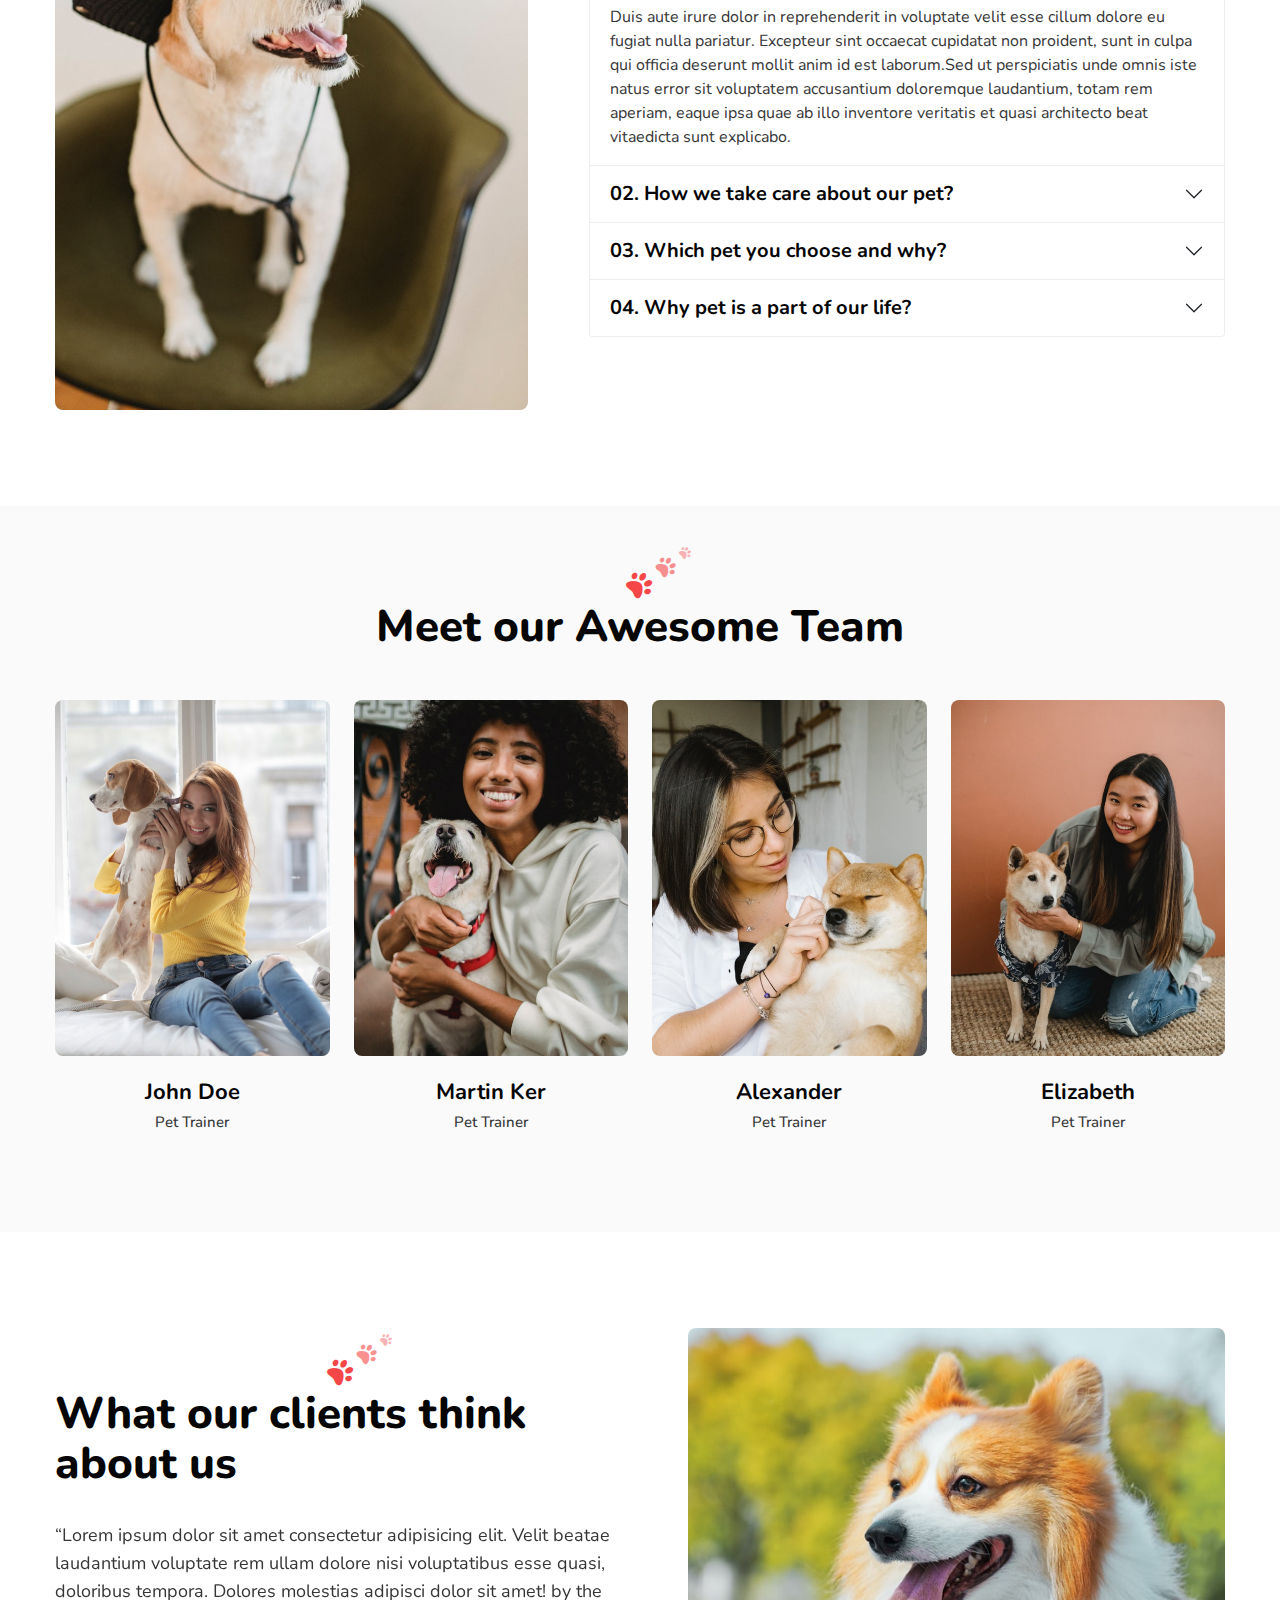
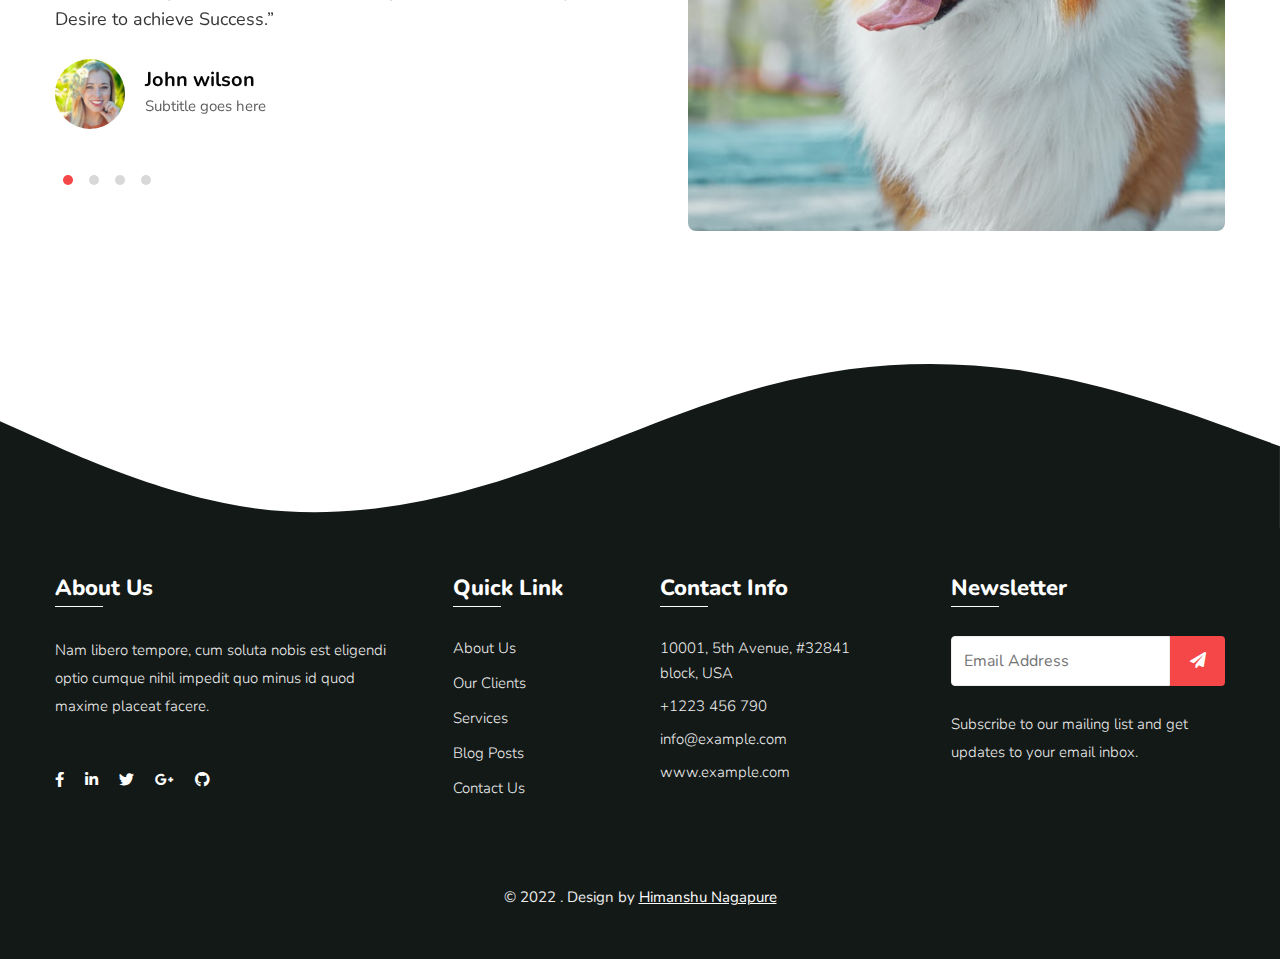
<file: about.html>
<!--
Author: Himanshu N
-->
<!doctype html>
<html lang="en">

<head>
    <meta charset="utf-8">
    <meta name="viewport" content="width=device-width, initial-scale=1">
    <title>Animal Care - Animals & Pets Category Bootstrap Responsive Web Template - About Us : W3Layouts</title>
    <!-- google font -->
    <link
        href="//fonts.googleapis.com/css2?family=Nunito:ital,wght@0,200;0,300;0,400;0,600;0,700;0,800;0,900;1,200;1,300;1,400;1,600;1,700;1,800;1,900&display=swap"
        rel="stylesheet">
    <!-- Template CSS Style link -->
    <link rel="stylesheet" href="assets/css/style-starter.css">
</head>

<body>
    <!-- header -->
    <header id="site-header" class="fixed-top">
        <div class="container">
            <nav class="navbar navbar-expand-lg navbar-light">
                <a class="navbar-brand" href="index.html">
                    <i class="fas fa-dog"></i>Animal <span>Care center</span>
                </a>
                <button class="navbar-toggler collapsed" type="button" data-bs-toggle="collapse"
                    data-bs-target="#navbarScroll" aria-controls="navbarScroll" aria-expanded="false"
                    aria-label="Toggle navigation">
                    <span class="navbar-toggler-icon fa icon-expand fa-bars"></span>
                    <span class="navbar-toggler-icon fa icon-close fa-times"></span>
                </button>
                <div class="collapse navbar-collapse" id="navbarScroll">
                    <ul class="navbar-nav mx-auto my-2 my-lg-0 navbar-nav-scroll">
                        <li class="nav-item">
                            <a class="nav-link" aria-current="page" href="index.html">Home</a>
                        </li>
                        <li class="nav-item">
                            <a class="nav-link active" href="about.html">About</a>
                        </li>
                        <li class="nav-item">
                            <a class="nav-link" href="services.html">Services</a>
                        </li>
                        <li class="nav-item">
                            <a class="nav-link" href="contact.html">Contact</a>
                        </li>
                    </ul>
                    <form action="#error" method="GET" class="d-flex search-header">
                        <input class="form-control" type="search" placeholder="Enter Keyword..." aria-label="Search"
                            required>
                        <button class="btn btn-style" type="submit">Search</button>
                    </form>
                </div>
                <!-- toggle switch for light and dark theme -->
                <div class="cont-ser-position">
                    <nav class="navigation">
                        <div class="theme-switch-wrapper">
                            <label class="theme-switch" for="checkbox">
                                <input type="checkbox" id="checkbox">
                                <div class="mode-container">
                                    <i class="gg-sun"></i>
                                    <i class="gg-moon"></i>
                                </div>
                            </label>
                        </div>
                    </nav>
                </div>
                <!-- //toggle switch for light and dark theme -->
            </nav>
        </div>
    </header>
    <!-- //header -->

    <!-- inner banner -->
    <section class="inner-banner py-5">
        <div class="w3l-breadcrumb py-lg-5">
            <div class="container pt-4 pb-sm-4">
                <h4 class="inner-text-title font-weight-bold pt-sm-5 pt-4">About Us</h4>
                <ul class="breadcrumbs-custom-path">
                    <li><a href="index.html">Home</a></li>
                    <li class="active"><i class="fas fa-angle-right mx-2"></i>About</li>
                </ul>
            </div>
        </div>
        <div class="shape">
            <svg xmlns="http://www.w3.org/2000/svg" viewBox="0 0 1440 280">
                <path fill-opacity="1">
                    <animate attributeName="d" dur="20000ms" repeatCount="indefinite"
                        values="M0,160L48,181.3C96,203,192,245,288,261.3C384,277,480,267,576,234.7C672,203,768,149,864,117.3C960,85,1056,75,1152,90.7C1248,107,1344,149,1392,170.7L1440,192L1440,320L1392,320C1344,320,1248,320,1152,320C1056,320,960,320,864,320C768,320,672,320,576,320C480,320,384,320,288,320C192,320,96,320,48,320L0,320Z; M0,160L48,181.3C96,203,192,245,288,234.7C384,224,480,160,576,133.3C672,107,768,117,864,138.7C960,160,1056,192,1152,197.3C1248,203,1344,181,1392,170.7L1440,160L1440,320L1392,320C1344,320,1248,320,1152,320C1056,320,960,320,864,320C768,320,672,320,576,320C480,320,384,320,288,320C192,320,96,320,48,320L0,320Z;												 M0,64L48,74.7C96,85,192,107,288,133.3C384,160,480,192,576,170.7C672,149,768,75,864,80C960,85,1056,171,1152,181.3C1248,192,1344,128,1392,96L1440,64L1440,320L1392,320C1344,320,1248,320,1152,320C1056,320,960,320,864,320C768,320,672,320,576,320C480,320,384,320,288,320C192,320,96,320,48,320L0,320Z;
                                                 M0,160L48,181.3C96,203,192,245,288,261.3C384,277,480,267,576,234.7C672,203,768,149,864,117.3C960,85,1056,75,1152,90.7C1248,107,1344,149,1392,170.7L1440,192L1440,320L1392,320C1344,320,1248,320,1152,320C1056,320,960,320,864,320C768,320,672,320,576,320C480,320,384,320,288,320C192,320,96,320,48,320L0,320Z;" />

                </path>
            </svg>
        </div>
    </section>
    <!-- //inner banner -->

    <!-- aboutblock1 section -->
    <section class="w3l-homeblock1 py-5" id="about">
        <div class="container py-md-5 py-4">
            <div class="row align-items-center">
                <div class="col-lg-6 pe-lg-5 mb-lg-0 mb-5">
                    <div class="position-relative">
                        <h3 class="title-style mb-3">Who we are and what we do</h3>
                        <div class="title-paw-style">
                            <i class="fas fa-paw"></i>
                            <i class="fas fa-paw paw-2"></i>
                            <i class="fas fa-paw paw-3"></i>
                        </div>
                    </div>
                    <p>Lorem ipsum dolor sit amet, consectetur adipiscing elit, sed do eiusmod
                        tempor incididunt ut labore. </p>
                    <div class="mt-4">
                        <ul class="service-list">
                            <li class="service-link"><a href="#url"><i class="fas fa-check-circle"></i>Ut enim ad
                                    minim</a></li>
                            <li class="service-link"><a href="#url"><i class="fas fa-check-circle"></i>Quis nostrud
                                    exerc ulla</a></li>
                            <li class="service-link"><a href="#url"><i class="fas fa-check-circle"></i>Nisi ut aliquip
                                    ex eas</a>
                            </li>
                        </ul>
                    </div>
                    <a href="about.html" class="btn btn-style mt-4">Learn More</a>
                </div>
                <div class="col-lg-6 homeaboutblock">
                    <div class="position-relative img-border">
                        <img src="assets/images/about3.jpg" class="img-fluid video-popup-image radius-image"
                            alt="video-popup">

                        <a href="#small-dialog" class="popup-with-zoom-anim play-view text-center position-absolute">
                            <span class="video-play-icon">
                                <span class="fa fa-play"></span>
                            </span>
                        </a>
                        <!-- dialog itself, mfp-hide class is required to make dialog hidden -->
                        <div id="small-dialog" class="zoom-anim-dialog mfp-hide">
                            <iframe src="https://player.vimeo.com/video/436935040" allowfullscreen></iframe>
                        </div>
                    </div>
                </div>
            </div>
        </div>
    </section>
    <!-- //aboutblock1 section -->

    <!-- about section -->
    <section class="home-about-w3l py-5">
        <div class="container pb-md-5 pb-4">
            <div class="row">
                <div class="col-md-3 col-6 grids-1">
                    <i class="fab fa-medrt color-1"></i>
                    <h4 class="title-head mt-2 mb-3">Full diagnostics</h4>
                    <p>Sed ut perspiciatis unde omnis iste natus error sit oluptatem.</p>
                </div>
                <div class="col-md-3 col-6 grids-1">
                    <i class="fas fa-medal color-3"></i>
                    <h4 class="title-head mt-2 mb-3">Awarded service</h4>
                    <p>Sed ut perspiciatis unde omnis iste natus error sit oluptatem.</p>
                </div>
                <div class="col-md-3 col-6 grids-1 mt-md-0 mt-5">
                    <i class="fas fa-bone color-2"></i>
                    <h4 class="title-head mt-2 mb-3">Dog Breeding</h4>
                    <p>Sed ut perspiciatis unde omnis iste natus error sit oluptatem.</p>
                </div>
                <div class="col-md-3 col-6 grids-1 mt-md-0 mt-5">
                    <i class="fas fa-paw color-4"></i>
                    <h4 class="title-head mt-2 mb-3">Dog Training</h4>
                    <p>Sed ut perspiciatis unde omnis iste natus error sit oluptatem.</p>
                </div>
            </div>
        </div>
    </section>
    <!-- about section -->

    <!-- faq section -->
    <div class="w3l-faq-block py-5" id="faq">
        <div class="container py-lg-5">
            <div class="row align-items-center">
                <div class="col-lg-5 mb-lg-0 mb-5">
                    <img src="assets/images/about4.jpg" class="img-fluid radius-image" alt="">
                </div>
                <div class="col-lg-7 ps-lg-5">
                    <div class="accordion" id="accordionExample">
                        <div class="accordion-item">
                            <h2 class="accordion-header" id="headingOne">
                                <button class="accordion-button" type="button" data-bs-toggle="collapse"
                                    data-bs-target="#collapseOne" aria-expanded="true" aria-controls="collapseOne">
                                    01. Why pet is a part of our life?
                                </button>
                            </h2>
                            <div id="collapseOne" class="accordion-collapse collapse show" aria-labelledby="headingOne"
                                data-bs-parent="#accordionExample">
                                <div class="accordion-body">
                                    Duis aute irure dolor in reprehenderit in voluptate velit esse cillum dolore eu
                                    fugiat nulla pariatur. Excepteur sint occaecat cupidatat non proident, sunt in culpa
                                    qui officia deserunt mollit anim id est laborum.Sed ut perspiciatis unde omnis iste
                                    natus error sit voluptatem accusantium doloremque laudantium, totam rem aperiam,
                                    eaque ipsa quae ab illo inventore veritatis et quasi architecto beat vitaedicta
                                    sunt explicabo.
                                </div>
                            </div>
                        </div>
                        <div class="accordion-item">
                            <h2 class="accordion-header" id="headingTwo">
                                <button class="accordion-button collapsed" type="button" data-bs-toggle="collapse"
                                    data-bs-target="#collapseTwo" aria-expanded="false" aria-controls="collapseTwo">
                                    02. How we take care about our pet?
                                </button>
                            </h2>
                            <div id="collapseTwo" class="accordion-collapse collapse" aria-labelledby="headingTwo"
                                data-bs-parent="#accordionExample">
                                <div class="accordion-body">
                                    Duis aute irure dolor in reprehenderit in voluptate velit esse cillum dolore eu
                                    fugiat nulla pariatur. Excepteur sint occaecat cupidatat non proident, sunt in culpa
                                    qui officia deserunt mollit anim id est laborum.Sed ut perspiciatis unde omnis iste
                                    natus error sit voluptatem accusantium doloremque laudantium, totam rem aperiam,
                                    eaque ipsa quae ab illo inventore veritatis et quasi architecto beat vitaedicta
                                    sunt explicabo.
                                </div>
                            </div>
                        </div>
                        <div class="accordion-item">
                            <h2 class="accordion-header" id="headingThree">
                                <button class="accordion-button collapsed" type="button" data-bs-toggle="collapse"
                                    data-bs-target="#collapseThree" aria-expanded="false" aria-controls="collapseThree">
                                    03. Which pet you choose and why?
                                </button>
                            </h2>
                            <div id="collapseThree" class="accordion-collapse collapse" aria-labelledby="headingThree"
                                data-bs-parent="#accordionExample">
                                <div class="accordion-body">
                                    Duis aute irure dolor in reprehenderit in voluptate velit esse cillum dolore eu
                                    fugiat nulla pariatur. Excepteur sint occaecat cupidatat non proident, sunt in culpa
                                    qui officia deserunt mollit anim id est laborum.Sed ut perspiciatis unde omnis iste
                                    natus error sit voluptatem accusantium doloremque laudantium, totam rem aperiam,
                                    eaque ipsa quae ab illo inventore veritatis et quasi architecto beat vitaedicta
                                    sunt explicabo.
                                </div>
                            </div>
                        </div>
                        <div class="accordion-item">
                            <h2 class="accordion-header" id="headingfour">
                                <button class="accordion-button collapsed" type="button" data-bs-toggle="collapse"
                                    data-bs-target="#collapsefour" aria-expanded="false" aria-controls="collapsefour">
                                    04. Why pet is a part of our life?
                                </button>
                            </h2>
                            <div id="collapsefour" class="accordion-collapse collapse" aria-labelledby="headingfour"
                                data-bs-parent="#accordionExample">
                                <div class="accordion-body">
                                    Duis aute irure dolor in reprehenderit in voluptate velit esse cillum dolore eu
                                    fugiat nulla pariatur. Excepteur sint occaecat cupidatat non proident, sunt in culpa
                                    qui officia deserunt mollit anim id est laborum.Sed ut perspiciatis unde omnis iste
                                    natus error sit voluptatem accusantium doloremque laudantium, totam rem aperiam,
                                    eaque ipsa quae ab illo inventore veritatis et quasi architecto beat vitaedicta
                                    sunt explicabo.
                                </div>
                            </div>
                        </div>
                    </div>
                </div>
            </div>
        </div>
    </div>
    <!-- //faq section -->

    <!-- team -->
    <section class="w3l-team py-5" id="team">
        <div class="container py-md-5 py-4">
            <div class="position-relative">
                <h3 class="title-style text-center mb-sm-5 mb-4">Meet our Awesome Team</h3>
                <div class="title-paw-style">
                    <i class="fas fa-paw"></i>
                    <i class="fas fa-paw paw-2"></i>
                    <i class="fas fa-paw paw-3"></i>
                </div>
            </div>
            <div class="row text-center">
                <div class="col-md-3 col-6">
                    <div class="team-grids text-center">
                        <img src="assets/images/team1.jpg" class="img-fluid" alt="">
                        <div class="team-info">
                            <div class="caption">
                                <div class="social-icons-section text-center">
                                    <a class="fac" href="#url">
                                        <i class="fab fa-facebook-f"></i>
                                    </a>
                                    <a class="twitter" href="#url">
                                        <i class="fab fa-twitter"></i>
                                    </a>
                                </div>
                            </div>
                        </div>
                    </div>
                    <h4>John Doe</h4>
                    <h6>Pet Trainer</h6>
                </div>
                <div class="col-md-3 col-6">
                    <div class="team-grids text-center">
                        <img src="assets/images/team3.jpg" class="img-fluid" alt="">
                        <div class="team-info">
                            <div class="caption">
                                <div class="social-icons-section text-center">
                                    <a class="fac" href="#url">
                                        <i class="fab fa-facebook-f"></i>
                                    </a>
                                    <a class="twitter" href="#url">
                                        <i class="fab fa-twitter"></i>
                                    </a>
                                </div>
                            </div>
                        </div>
                    </div>
                    <h4>Martin ker</h4>
                    <h6>Pet Trainer</h6>
                </div>
                <div class="col-md-3 col-6 mt-md-0 mt-sm-5 mt-5">
                    <div class="team-grids text-center">
                        <img src="assets/images/team2.jpg" class="img-fluid" alt="">
                        <div class="team-info">
                            <div class="caption">
                                <div class="social-icons-section text-center">
                                    <a class="fac" href="#url">
                                        <i class="fab fa-facebook-f"></i>
                                    </a>
                                    <a class="twitter" href="#url">
                                        <i class="fab fa-twitter"></i>
                                    </a>
                                </div>
                            </div>
                        </div>
                    </div>
                    <h4> Alexander</h4>
                    <h6>Pet Trainer</h6>
                </div>
                <div class="col-md-3 col-6 mt-md-0 mt-sm-5 mt-5">
                    <div class="team-grids text-center">
                        <img src="assets/images/team4.jpg" class="img-fluid" alt="">
                        <div class="team-info">
                            <div class="caption">
                                <div class="social-icons-section text-center">
                                    <a class="fac" href="#url">
                                        <i class="fab fa-facebook-f"></i>
                                    </a>
                                    <a class="twitter" href="#url">
                                        <i class="fab fa-twitter"></i>
                                    </a>
                                </div>
                            </div>
                        </div>
                    </div>
                    <h4>Elizabeth </h4>
                    <h6>Pet Trainer</h6>
                </div>
            </div>
        </div>
    </section>
    <!-- team -->

    <!-- testimonials -->
    <section class="w3l-clients py-5" id="testimonials">
        <div class="container pt-md-5 pt-4">
            <div class="row w3-testimonial-grids align-items-center">
                <div class="col-lg-6 w3-testimonial-content-top pr-lg-5">
                    <div class="position-relative mb-lg-4 mb-sm-2 mb-4">
                        <h3 class="title-style">What our clients think about us</h3>
                        <div class="title-paw-style">
                            <i class="fas fa-paw"></i>
                            <i class="fas fa-paw paw-2"></i>
                            <i class="fas fa-paw paw-3"></i>
                        </div>
                    </div>
                    <div id="owl-demo1" class="owl-carousel owl-theme py-sm-2 mb-4">
                        <div class="item">
                            <div class="testimonial-content">
                                <div class="testimonial">
                                    <blockquote>
                                        <q>Lorem ipsum dolor sit amet consectetur adipisicing elit. Velit beatae
                                            laudantium
                                            voluptate rem ullam dolore nisi voluptatibus esse quasi, doloribus tempora.
                                            Dolores molestias adipisci dolor sit amet! by the Desire to achieve
                                            Success.</q>
                                    </blockquote>
                                    <div class="testi-des">
                                        <div class="test-img"><img src="assets/images/testi1.jpg" class="img-fluid"
                                                alt="client-img">
                                        </div>
                                        <div class="peopl align-self">
                                            <h3>John wilson</h3>
                                            <p class="indentity">Subtitle goes here</p>
                                        </div>
                                    </div>
                                </div>
                            </div>
                        </div>
                        <div class="item">
                            <div class="testimonial-content">
                                <div class="testimonial">
                                    <blockquote>
                                        <q>Lorem ipsum dolor sit amet consectetur adipisicing elit. Velit beatae
                                            laudantium
                                            voluptate rem ullam dolore nisi voluptatibus esse quasi, doloribus tempora.
                                            Dolores molestias adipisci dolor sit amet! by the Desire to achieve
                                            Success.</q>
                                    </blockquote>
                                    <div class="testi-des">
                                        <div class="test-img"><img src="assets/images/testi2.jpg" class="img-fluid"
                                                alt="client-img">
                                        </div>
                                        <div class="peopl align-self">
                                            <h3>Julia sakura</h3>
                                            <p class="indentity">Subtitle goes here</p>
                                        </div>
                                    </div>
                                </div>
                            </div>
                        </div>
                        <div class="item">
                            <div class="testimonial-content">
                                <div class="testimonial">
                                    <blockquote>
                                        <q>Lorem ipsum dolor sit amet consectetur adipisicing elit. Velit beatae
                                            laudantium
                                            voluptate rem ullam dolore nisi voluptatibus esse quasi, doloribus tempora.
                                            Dolores molestias adipisci dolor sit amet! by the Desire to achieve
                                            Success.</q>
                                    </blockquote>
                                    <div class="testi-des">
                                        <div class="test-img"><img src="assets/images/testi3.jpg" class="img-fluid"
                                                alt="client-img">
                                        </div>
                                        <div class="peopl align-self">
                                            <h3>Roy Mmdson</h3>
                                            <p class="indentity">Subtitle goes here</p>
                                        </div>
                                    </div>
                                </div>
                            </div>
                        </div>
                        <div class="item">
                            <div class="testimonial-content">
                                <div class="testimonial">
                                    <blockquote>
                                        <q>Lorem ipsum dolor sit amet consectetur adipisicing elit. Velit beatae
                                            laudantium
                                            voluptate rem ullam dolore nisi voluptatibus esse quasi, doloribus tempora.
                                            Dolores molestias adipisci dolor sit amet! by the Desire to achieve
                                            Success.</q>
                                    </blockquote>
                                    <div class="testi-des">
                                        <div class="test-img"><img src="assets/images/testi2.jpg" class="img-fluid"
                                                alt="client-img">
                                        </div>
                                        <div class="peopl align-self">
                                            <h3>Mike Thyson</h3>
                                            <p class="indentity">Subtitle goes here</p>
                                        </div>
                                    </div>
                                </div>
                            </div>
                        </div>
                    </div>
                </div>
                <div class="col-lg-6 position-relative ps-lg-5 mt-lg-0 mt-5 pt-lg-0 pt-sm-4">
                    <img src="assets/images/about2.jpg" alt="" class="radius-image img-fluid">
                </div>
            </div>
        </div>
    </section>
    <!-- //testimonials -->

    <!-- footer -->
    <footer class="w3l-footer">
        <div class="shape-footer">
            <svg xmlns="http://www.w3.org/2000/svg" viewBox="0 0 1440 280">
                <path fill-opacity="1">
                    <animate attributeName="d" dur="20000ms" repeatCount="indefinite"
                        values="M0,160L48,181.3C96,203,192,245,288,261.3C384,277,480,267,576,234.7C672,203,768,149,864,117.3C960,85,1056,75,1152,90.7C1248,107,1344,149,1392,170.7L1440,192L1440,320L1392,320C1344,320,1248,320,1152,320C1056,320,960,320,864,320C768,320,672,320,576,320C480,320,384,320,288,320C192,320,96,320,48,320L0,320Z; M0,160L48,181.3C96,203,192,245,288,234.7C384,224,480,160,576,133.3C672,107,768,117,864,138.7C960,160,1056,192,1152,197.3C1248,203,1344,181,1392,170.7L1440,160L1440,320L1392,320C1344,320,1248,320,1152,320C1056,320,960,320,864,320C768,320,672,320,576,320C480,320,384,320,288,320C192,320,96,320,48,320L0,320Z;												 M0,64L48,74.7C96,85,192,107,288,133.3C384,160,480,192,576,170.7C672,149,768,75,864,80C960,85,1056,171,1152,181.3C1248,192,1344,128,1392,96L1440,64L1440,320L1392,320C1344,320,1248,320,1152,320C1056,320,960,320,864,320C768,320,672,320,576,320C480,320,384,320,288,320C192,320,96,320,48,320L0,320Z;
                                             M0,160L48,181.3C96,203,192,245,288,261.3C384,277,480,267,576,234.7C672,203,768,149,864,117.3C960,85,1056,75,1152,90.7C1248,107,1344,149,1392,170.7L1440,192L1440,320L1392,320C1344,320,1248,320,1152,320C1056,320,960,320,864,320C768,320,672,320,576,320C480,320,384,320,288,320C192,320,96,320,48,320L0,320Z;" />

                </path>
            </svg>
        </div>
        <div class="w3l-footer-16 py-5">
            <div class="container">
                <div class="row footer-p">
                    <div class="col-lg-4 pe-lg-5">
                        <h3>About Us</h3>
                        <p class="mt-3">Nam libero tempore, cum soluta nobis est eligendi optio cumque nihil impedit quo
                            minus id quod maxime placeat facere.</p>
                        <div class="columns-2 mt-lg-5 mt-4">
                            <ul class="social">
                                <li><a href="#facebook"><i class="fab fa-facebook-f"></i></a>
                                </li>
                                <li><a href="#linkedin"><i class="fab fa-linkedin-in"></i></a>
                                </li>
                                <li><a href="#twitter"><i class="fab fa-twitter"></i></a>
                                </li>
                                <li><a href="#google"><i class="fab fa-google-plus-g"></i></a>
                                </li>
                                <li><a href="#github"><i class="fab fa-github"></i></a>
                                </li>
                            </ul>
                        </div>
                    </div>
                    <div class="col-lg-5 mt-lg-0 mt-5">
                        <div class="row">
                            <div class="col-xl-5 col-6 column">
                                <h3>Quick Link</h3>
                                <ul class="footer-gd-16">
                                    <li><a href="about.html">About Us</a></li>
                                    <li><a href="#clients">Our Clients</a></li>
                                    <li><a href="services.html">Services</a></li>
                                    <li><a href="#blog">Blog Posts</a></li>
                                    <li><a href="contact.html">Contact Us</a></li>
                                </ul>
                            </div>
                            <div class="col-6 column">
                                <h3>Contact Info</h3>
                                <ul class="footer-contact-list">
                                    <li class="">10001, 5th Avenue,
                                        #32841 block, USA</li>
                                    <li class="mt-2"><a href="tel:+12 23456790">+1223 456 790</a></li>
                                    <li class="mt-2"><a href="mailto:info@example.com">info@example.com</a></li>
                                    <li class="mt-2"><a href="mailto:info@example.com">www.example.com</a></li>
                                </ul>
                            </div>
                        </div>
                    </div>
                    <div class="col-lg-3 col-md-7 col-sm-8 column mt-lg-0 mt-4 pl-xl-0">
                        <h3>Newsletter </h3>
                        <div class="end-column">
                            <form action="#" class="subscribe" method="post">
                                <input type="email" name="email" placeholder="Email Address" required="">
                                <button><span class="fa fa-paper-plane" aria-hidden="true"></span></button>
                            </form>
                            <p class="mt-4">Subscribe to our mailing list and get updates to your email inbox.</p>
                        </div>
                    </div>
                </div>
                <div class="below-section text-center pt-lg-4 mt-5">
                    <p class="copy-text">&copy; 2022 . Design by <a
                            href="https://himunagapure114.wixsite.com/himanshu-nagapure" target="_blank"> Himanshu Nagapure</a>
                    </p>
                </div>
            </div>
        </div>
    </footer>
    <!-- //footer -->

    <!-- Js scripts -->
    <!-- move top -->
    <button onclick="topFunction()" id="movetop" title="Go to top">
        <span class="fas fa-level-up-alt" aria-hidden="true"></span>
    </button>
    <script>
        // When the user scrolls down 20px from the top of the document, show the button
        window.onscroll = function () {
            scrollFunction()
        };

        function scrollFunction() {
            if (document.body.scrollTop > 20 || document.documentElement.scrollTop > 20) {
                document.getElementById("movetop").style.display = "block";
            } else {
                document.getElementById("movetop").style.display = "none";
            }
        }

        // When the user clicks on the button, scroll to the top of the document
        function topFunction() {
            document.body.scrollTop = 0;
            document.documentElement.scrollTop = 0;
        }
    </script>
    <!-- //move top -->

    <!-- common jquery plugin -->
    <script src="assets/js/jquery-3.3.1.min.js"></script>
    <!-- //common jquery plugin -->

    <!-- tesimonials carousel slider -->
    <script src="assets/js/owl.carousel.js"></script>
    <script>
        $(document).ready(function () {
            $("#owl-demo1").owlCarousel({
                loop: true,
                nav: false,
                responsiveClass: true,
                responsive: {
                    0: {
                        items: 1,
                        nav: false
                    },
                    736: {
                        items: 1,
                        nav: false
                    }
                }
            })
        })
    </script>
    <!-- //script for tesimonials carousel slider -->

    <!-- magnific popup -->
    <script src="assets/js/jquery.magnific-popup.min.js"></script>
    <script>
        $(document).ready(function () {
            $('.popup-with-zoom-anim').magnificPopup({
                type: 'inline',

                fixedContentPos: false,
                fixedBgPos: true,

                overflowY: 'auto',

                closeBtnInside: true,
                preloader: false,

                midClick: true,
                removalDelay: 300,
                mainClass: 'my-mfp-zoom-in'
            });

            $('.popup-with-move-anim').magnificPopup({
                type: 'inline',

                fixedContentPos: false,
                fixedBgPos: true,

                overflowY: 'auto',

                closeBtnInside: true,
                preloader: false,

                midClick: true,
                removalDelay: 300,
                mainClass: 'my-mfp-slide-bottom'
            });
        });
    </script>
    <!-- //magnific popup -->

    <!-- theme switch js (light and dark)-->
    <script src="assets/js/theme-change.js"></script>
    <!-- //theme switch js (light and dark)-->

    <!-- MENU-JS -->
    <script>
        $(window).on("scroll", function () {
            var scroll = $(window).scrollTop();

            if (scroll >= 80) {
                $("#site-header").addClass("nav-fixed");
            } else {
                $("#site-header").removeClass("nav-fixed");
            }
        });

        //Main navigation Active Class Add Remove
        $(".navbar-toggler").on("click", function () {
            $("header").toggleClass("active");
        });
        $(document).on("ready", function () {
            if ($(window).width() > 991) {
                $("header").removeClass("active");
            }
            $(window).on("resize", function () {
                if ($(window).width() > 991) {
                    $("header").removeClass("active");
                }
            });
        });
    </script>
    <!-- //MENU-JS -->

    <!-- disable body scroll which navbar is in active -->
    <script>
        $(function () {
            $('.navbar-toggler').click(function () {
                $('body').toggleClass('noscroll');
            })
        });
    </script>
    <!-- //disable body scroll which navbar is in active -->

    <!-- bootstrap -->
    <script src="assets/js/bootstrap.min.js"></script>
    <!-- //bootstrap -->
    <!-- //Js scripts -->
</body>

</html>
</file>
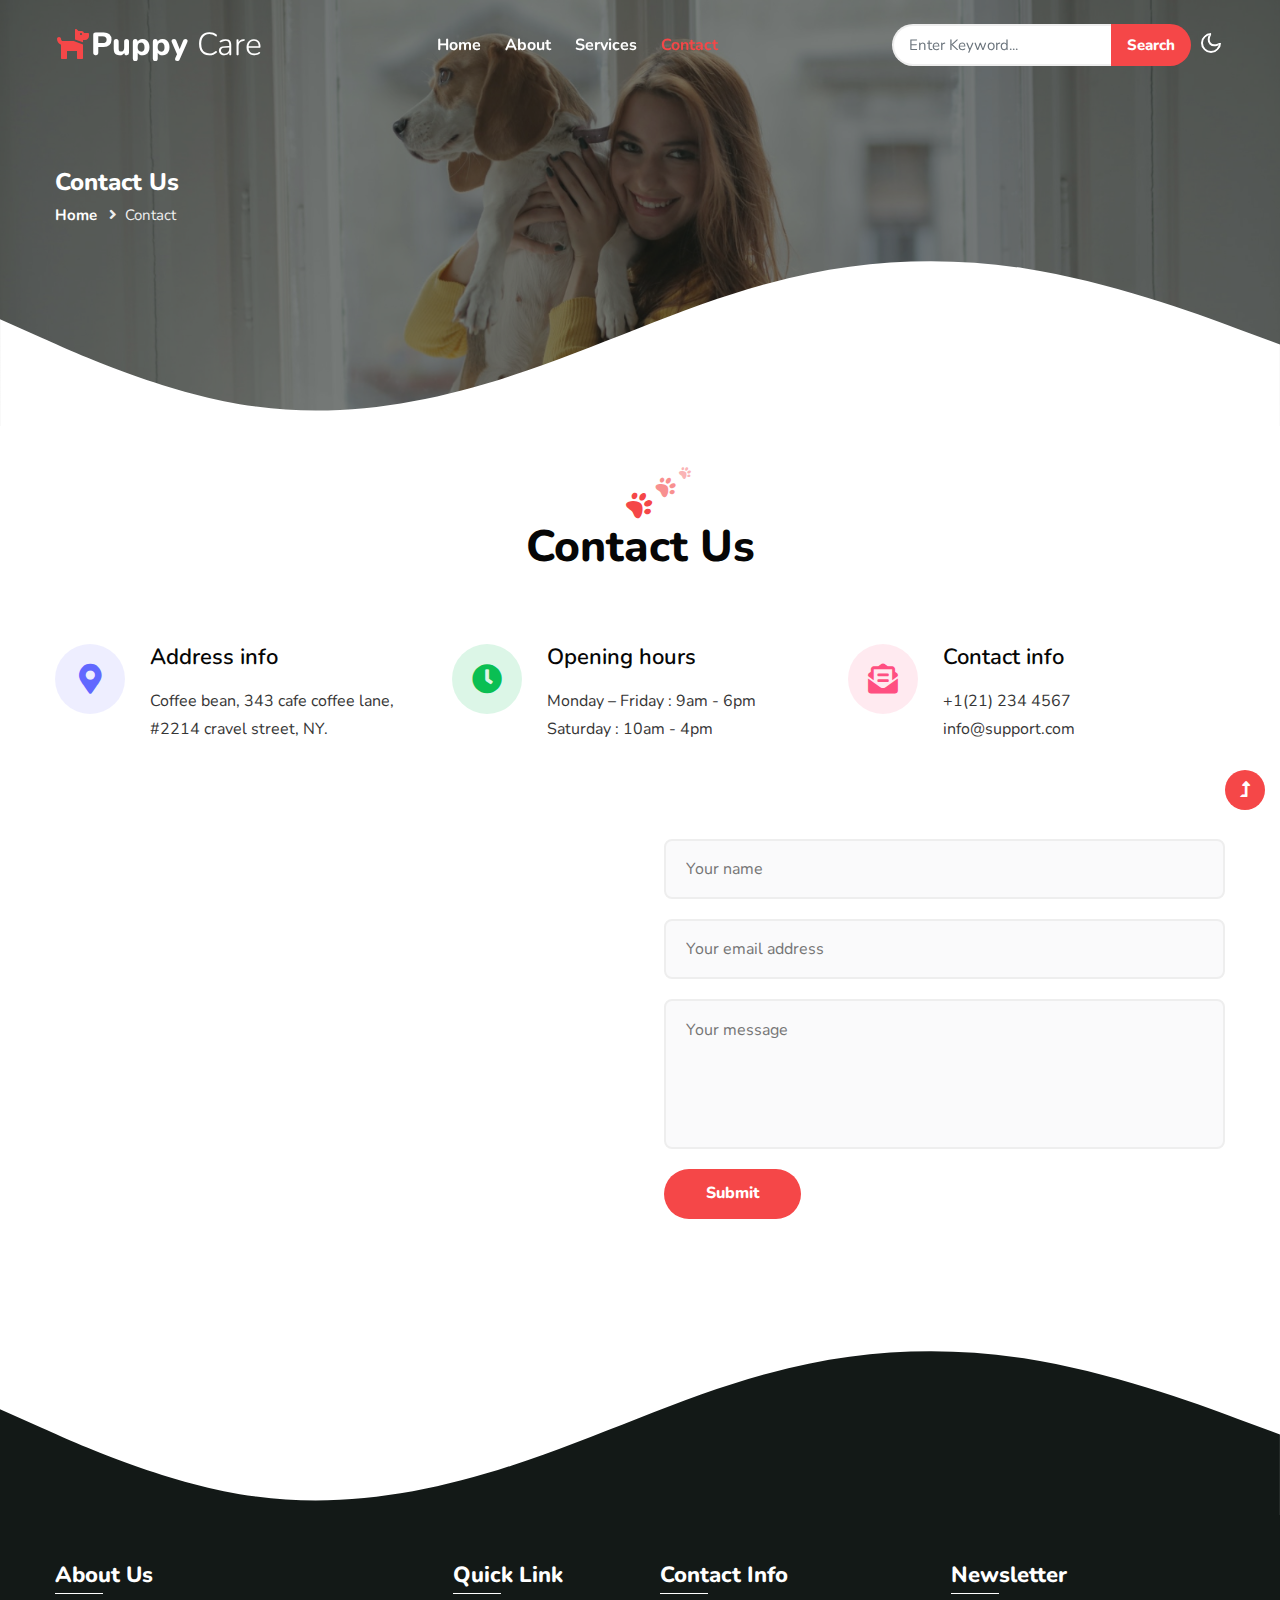
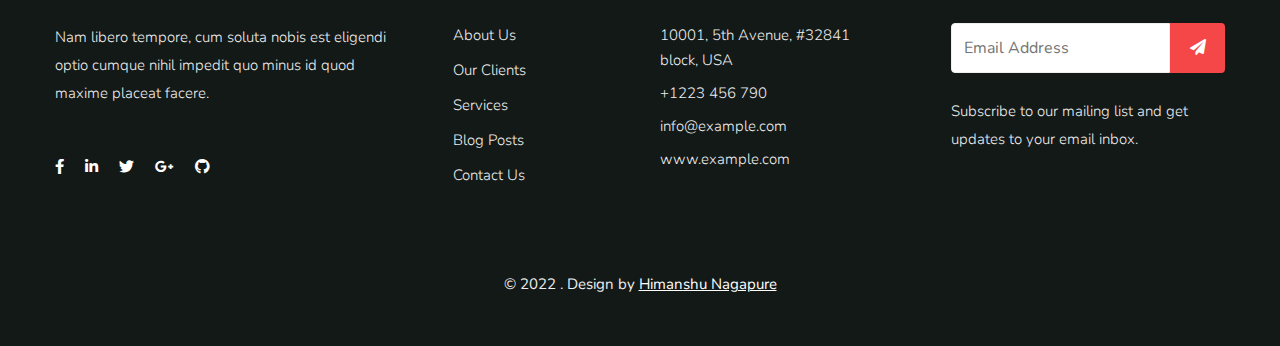
<file: contact.html>
<!--
Author: Himanshu N
-->
<!doctype html>
<html lang="en">

<head>
    <!-- Required meta tags -->
    <meta charset="utf-8">
    <meta name="viewport" content="width=device-width, initial-scale=1">
    <title>Puppy Care - Animals & Pets Category Bootstrap Responsive Web Template - Contact Us : W3Layouts</title>
    <!-- google font -->
    <link
        href="//fonts.googleapis.com/css2?family=Nunito:ital,wght@0,200;0,300;0,400;0,600;0,700;0,800;0,900;1,200;1,300;1,400;1,600;1,700;1,800;1,900&display=swap"
        rel="stylesheet">
    <!-- Template CSS Style link -->
    <link rel="stylesheet" href="assets/css/style-starter.css">
</head>

<body>
    <!-- header -->
    <header id="site-header" class="fixed-top">
        <div class="container">
            <nav class="navbar navbar-expand-lg navbar-light">
                <a class="navbar-brand" href="index.html">
                    <i class="fas fa-dog"></i>Puppy <span>Care</span>
                </a>
                <button class="navbar-toggler collapsed" type="button" data-bs-toggle="collapse"
                    data-bs-target="#navbarScroll" aria-controls="navbarScroll" aria-expanded="false"
                    aria-label="Toggle navigation">
                    <span class="navbar-toggler-icon fa icon-expand fa-bars"></span>
                    <span class="navbar-toggler-icon fa icon-close fa-times"></span>
                </button>
                <div class="collapse navbar-collapse" id="navbarScroll">
                    <ul class="navbar-nav mx-auto my-2 my-lg-0 navbar-nav-scroll">
                        <li class="nav-item">
                            <a class="nav-link" aria-current="page" href="index.html">Home</a>
                        </li>
                        <li class="nav-item">
                            <a class="nav-link" href="about.html">About</a>
                        </li>
                        <li class="nav-item">
                            <a class="nav-link" href="services.html">Services</a>
                        </li>
                        <li class="nav-item">
                            <a class="nav-link active" href="contact.html">Contact</a>
                        </li>
                    </ul>
                    <form action="#error" method="GET" class="d-flex search-header">
                        <input class="form-control" type="search" placeholder="Enter Keyword..." aria-label="Search"
                            required>
                        <button class="btn btn-style" type="submit">Search</button>
                    </form>
                </div>
                <!-- toggle switch for light and dark theme -->
                <div class="cont-ser-position">
                    <nav class="navigation">
                        <div class="theme-switch-wrapper">
                            <label class="theme-switch" for="checkbox">
                                <input type="checkbox" id="checkbox">
                                <div class="mode-container">
                                    <i class="gg-sun"></i>
                                    <i class="gg-moon"></i>
                                </div>
                            </label>
                        </div>
                    </nav>
                </div>
                <!-- //toggle switch for light and dark theme -->
            </nav>
        </div>
    </header>
    <!-- //header -->

    <!-- inner banner -->
    <section class="inner-banner py-5">
        <div class="w3l-breadcrumb py-lg-5">
            <div class="container pt-4 pb-sm-4">
                <h4 class="inner-text-title font-weight-bold pt-sm-5 pt-4">Contact Us</h4>
                <ul class="breadcrumbs-custom-path">
                    <li><a href="index.html">Home</a></li>
                    <li class="active"><i class="fas fa-angle-right mx-2"></i>Contact</li>
                </ul>
            </div>
        </div>
        <div class="shape">
            <svg xmlns="http://www.w3.org/2000/svg" viewBox="0 0 1440 280">
                <path fill-opacity="1">
                    <animate attributeName="d" dur="20000ms" repeatCount="indefinite"
                        values="M0,160L48,181.3C96,203,192,245,288,261.3C384,277,480,267,576,234.7C672,203,768,149,864,117.3C960,85,1056,75,1152,90.7C1248,107,1344,149,1392,170.7L1440,192L1440,320L1392,320C1344,320,1248,320,1152,320C1056,320,960,320,864,320C768,320,672,320,576,320C480,320,384,320,288,320C192,320,96,320,48,320L0,320Z; M0,160L48,181.3C96,203,192,245,288,234.7C384,224,480,160,576,133.3C672,107,768,117,864,138.7C960,160,1056,192,1152,197.3C1248,203,1344,181,1392,170.7L1440,160L1440,320L1392,320C1344,320,1248,320,1152,320C1056,320,960,320,864,320C768,320,672,320,576,320C480,320,384,320,288,320C192,320,96,320,48,320L0,320Z;												 M0,64L48,74.7C96,85,192,107,288,133.3C384,160,480,192,576,170.7C672,149,768,75,864,80C960,85,1056,171,1152,181.3C1248,192,1344,128,1392,96L1440,64L1440,320L1392,320C1344,320,1248,320,1152,320C1056,320,960,320,864,320C768,320,672,320,576,320C480,320,384,320,288,320C192,320,96,320,48,320L0,320Z;
                                                 M0,160L48,181.3C96,203,192,245,288,261.3C384,277,480,267,576,234.7C672,203,768,149,864,117.3C960,85,1056,75,1152,90.7C1248,107,1344,149,1392,170.7L1440,192L1440,320L1392,320C1344,320,1248,320,1152,320C1056,320,960,320,864,320C768,320,672,320,576,320C480,320,384,320,288,320C192,320,96,320,48,320L0,320Z;" />

                </path>
            </svg>
        </div>
    </section>
    <!-- //inner banner -->

    <!-- contact -->
    <div class="w3l-contact-info pt-5" id="contact">
        <div class="container py-md-5 py-4">
            <div class="position-relative">
                <h3 class="title-style text-center mb-sm-5 mb-4">Contact Us</h3>
                <div class="title-paw-style">
                    <i class="fas fa-paw"></i>
                    <i class="fas fa-paw paw-2"></i>
                    <i class="fas fa-paw paw-3"></i>
                </div>
            </div>
            <div class="align-self pt-4">
                <div class="contact-infos">
                    <div class="single-contact-infos">
                        <div class="icon-box"><i class="fas fa-map-marker-alt color-1"></i></div>
                        <div class="text-box">
                            <h3 class="mb-3">Address info</h3>
                            <p>Coffee bean, 343 cafe coffee lane, #2214 cravel street, NY.</p>
                        </div>
                    </div>
                    <div class="single-contact-infos">
                        <div class="icon-box"><i class="fas fa-clock color-2"></i></div>
                        <div class="text-box">
                            <h3 class="mb-3">Opening hours</h3>
                            <p class=""> Monday – Friday : 9am - 6pm</p>
                            <p class=""> Saturday : 10am - 4pm</p>
                        </div>
                    </div>
                    <div class="single-contact-infos">
                        <div class="icon-box"><i class="fas fa-envelope-open-text color-3"></i></div>
                        <div class="text-box">
                            <h3 class="mb-3">Contact info</h3>
                            <p class=""><a href="tel:+1(21) 234 4567">+1(21) 234 4567</a></p>
                            <p class=""> <a href="mailto:info@support.com">info@support.com</a></p>
                        </div>
                    </div>
                </div>
            </div>
            <div class="row mt-5 pt-md-5">
                <div class="col-lg-6 map order-lg-1 order-2">
                    <iframe
                        src="https://www.google.com/maps/embed?pb=!1m18!1m12!1m3!1d3001161.424489281!2d-78.01909140705047!3d42.72866436845163!2m3!1f0!2f0!3f0!3m2!1i1024!2i768!4f13.1!3m3!1m2!1s0x4ccc4bf0f123a5a9%3A0xddcfc6c1de189567!2sNew%20York%2C%20USA!5e0!3m2!1sen!2sin!4v1570786994395!5m2!1sen!2sin"
                        frameborder="0" allowfullscreen=""></iframe>
                </div>
                <div class="col-lg-6 form-inner-cont order-lg-2 order-1 mb-lg-0 mb-5 ps-lg-4">
                    <form action="https://sendmail.w3layouts.com/submitForm" method="post" class="signin-form">
                        <div class="form-input">
                            <input type="text" name="w3lName" id="w3lName" placeholder="Your name">
                        </div>
                        <div class="form-input">
                            <input type="email" name="w3lSender" id="w3lSender" placeholder="Your email address"
                                required="">
                        </div>
                        <div class="form-input">
                            <textarea name="w3lMessage" id="w3lMessage" placeholder="Your message"
                                required=""></textarea>
                        </div>
                        <div class="text-right">
                            <button type="submit" class="btn btn-style btn-primary">Submit</button>
                        </div>
                    </form>
                </div>
            </div>
        </div>
    </div>
    <!-- //contact -->

    <!-- footer -->
    <footer class="w3l-footer">
        <div class="shape-footer">
            <svg xmlns="http://www.w3.org/2000/svg" viewBox="0 0 1440 280">
                <path fill-opacity="1">
                    <animate attributeName="d" dur="20000ms" repeatCount="indefinite"
                        values="M0,160L48,181.3C96,203,192,245,288,261.3C384,277,480,267,576,234.7C672,203,768,149,864,117.3C960,85,1056,75,1152,90.7C1248,107,1344,149,1392,170.7L1440,192L1440,320L1392,320C1344,320,1248,320,1152,320C1056,320,960,320,864,320C768,320,672,320,576,320C480,320,384,320,288,320C192,320,96,320,48,320L0,320Z; M0,160L48,181.3C96,203,192,245,288,234.7C384,224,480,160,576,133.3C672,107,768,117,864,138.7C960,160,1056,192,1152,197.3C1248,203,1344,181,1392,170.7L1440,160L1440,320L1392,320C1344,320,1248,320,1152,320C1056,320,960,320,864,320C768,320,672,320,576,320C480,320,384,320,288,320C192,320,96,320,48,320L0,320Z;												 M0,64L48,74.7C96,85,192,107,288,133.3C384,160,480,192,576,170.7C672,149,768,75,864,80C960,85,1056,171,1152,181.3C1248,192,1344,128,1392,96L1440,64L1440,320L1392,320C1344,320,1248,320,1152,320C1056,320,960,320,864,320C768,320,672,320,576,320C480,320,384,320,288,320C192,320,96,320,48,320L0,320Z;
                                             M0,160L48,181.3C96,203,192,245,288,261.3C384,277,480,267,576,234.7C672,203,768,149,864,117.3C960,85,1056,75,1152,90.7C1248,107,1344,149,1392,170.7L1440,192L1440,320L1392,320C1344,320,1248,320,1152,320C1056,320,960,320,864,320C768,320,672,320,576,320C480,320,384,320,288,320C192,320,96,320,48,320L0,320Z;" />

                </path>
            </svg>
        </div>
        <div class="w3l-footer-16 py-5">
            <div class="container">
                <div class="row footer-p">
                    <div class="col-lg-4 pe-lg-5">
                        <h3>About Us</h3>
                        <p class="mt-3">Nam libero tempore, cum soluta nobis est eligendi optio cumque nihil impedit quo
                            minus id quod maxime placeat facere.</p>
                        <div class="columns-2 mt-lg-5 mt-4">
                            <ul class="social">
                                <li><a href="#facebook"><i class="fab fa-facebook-f"></i></a>
                                </li>
                                <li><a href="#linkedin"><i class="fab fa-linkedin-in"></i></a>
                                </li>
                                <li><a href="#twitter"><i class="fab fa-twitter"></i></a>
                                </li>
                                <li><a href="#google"><i class="fab fa-google-plus-g"></i></a>
                                </li>
                                <li><a href="#github"><i class="fab fa-github"></i></a>
                                </li>
                            </ul>
                        </div>
                    </div>
                    <div class="col-lg-5 mt-lg-0 mt-5">
                        <div class="row">
                            <div class="col-xl-5 col-6 column">
                                <h3>Quick Link</h3>
                                <ul class="footer-gd-16">
                                    <li><a href="about.html">About Us</a></li>
                                    <li><a href="#clients">Our Clients</a></li>
                                    <li><a href="services.html">Services</a></li>
                                    <li><a href="#blog">Blog Posts</a></li>
                                    <li><a href="contact.html">Contact Us</a></li>
                                </ul>
                            </div>
                            <div class="col-6 column">
                                <h3>Contact Info</h3>
                                <ul class="footer-contact-list">
                                    <li class="">10001, 5th Avenue,
                                        #32841 block, USA</li>
                                    <li class="mt-2"><a href="tel:+12 23456790">+1223 456 790</a></li>
                                    <li class="mt-2"><a href="mailto:info@example.com">info@example.com</a></li>
                                    <li class="mt-2"><a href="mailto:info@example.com">www.example.com</a></li>
                                </ul>
                            </div>
                        </div>
                    </div>
                    <div class="col-lg-3 col-md-7 col-sm-8 column mt-lg-0 mt-4 pl-xl-0">
                        <h3>Newsletter </h3>
                        <div class="end-column">
                            <form action="#" class="subscribe" method="post">
                                <input type="email" name="email" placeholder="Email Address" required="">
                                <button><span class="fa fa-paper-plane" aria-hidden="true"></span></button>
                            </form>
                            <p class="mt-4">Subscribe to our mailing list and get updates to your email inbox.</p>
                        </div>
                    </div>
                </div>
                <div class="below-section text-center pt-lg-4 mt-5">
                    <p class="copy-text">&copy; 2022 . Design by <a
                        href="https://himunagapure114.wixsite.com/himanshu-nagapure" target="_blank"> Himanshu Nagapure</a>
                    </p>
                </div>
            </div>
        </div>
    </footer>
    <!-- //footer -->

    <!-- Js scripts -->
    <!-- move top -->
    <button onclick="topFunction()" id="movetop" title="Go to top">
        <span class="fas fa-level-up-alt" aria-hidden="true"></span>
    </button>
    <script>
        // When the user scrolls down 20px from the top of the document, show the button
        window.onscroll = function () {
            scrollFunction()
        };

        function scrollFunction() {
            if (document.body.scrollTop > 20 || document.documentElement.scrollTop > 20) {
                document.getElementById("movetop").style.display = "block";
            } else {
                document.getElementById("movetop").style.display = "none";
            }
        }

        // When the user clicks on the button, scroll to the top of the document
        function topFunction() {
            document.body.scrollTop = 0;
            document.documentElement.scrollTop = 0;
        }
    </script>
    <!-- //move top -->

    <!-- common jquery plugin -->
    <script src="assets/js/jquery-3.3.1.min.js"></script>
    <!-- //common jquery plugin -->

    <!-- theme switch js (light and dark)-->
    <script src="assets/js/theme-change.js"></script>
    <!-- //theme switch js (light and dark)-->

    <!-- MENU-JS -->
    <script>
        $(window).on("scroll", function () {
            var scroll = $(window).scrollTop();

            if (scroll >= 80) {
                $("#site-header").addClass("nav-fixed");
            } else {
                $("#site-header").removeClass("nav-fixed");
            }
        });

        //Main navigation Active Class Add Remove
        $(".navbar-toggler").on("click", function () {
            $("header").toggleClass("active");
        });
        $(document).on("ready", function () {
            if ($(window).width() > 991) {
                $("header").removeClass("active");
            }
            $(window).on("resize", function () {
                if ($(window).width() > 991) {
                    $("header").removeClass("active");
                }
            });
        });
    </script>
    <!-- //MENU-JS -->

    <!-- disable body scroll which navbar is in active -->
    <script>
        $(function () {
            $('.navbar-toggler').click(function () {
                $('body').toggleClass('noscroll');
            })
        });
    </script>
    <!-- //disable body scroll which navbar is in active -->

    <!-- bootstrap -->
    <script src="assets/js/bootstrap.min.js"></script>
    <!-- //bootstrap -->
    <!-- //Js scripts -->
</body>

</html>
</file>
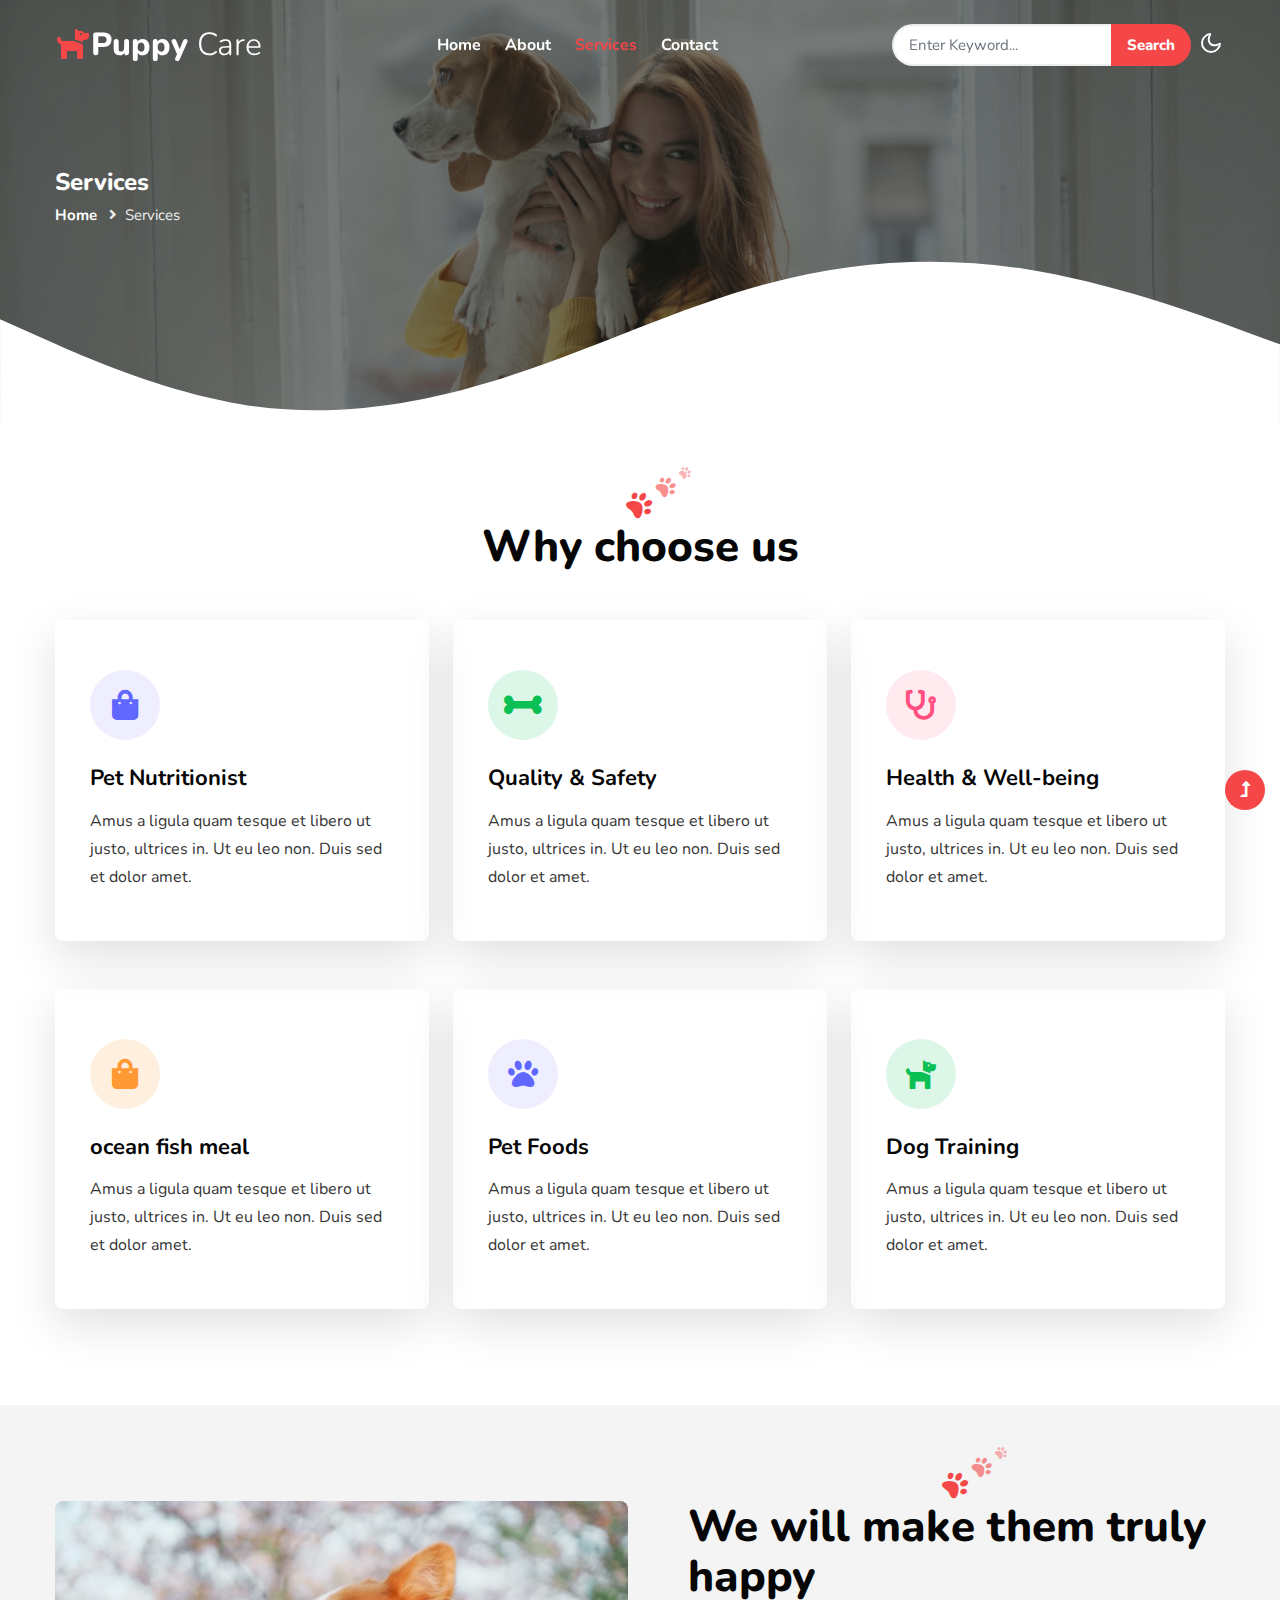
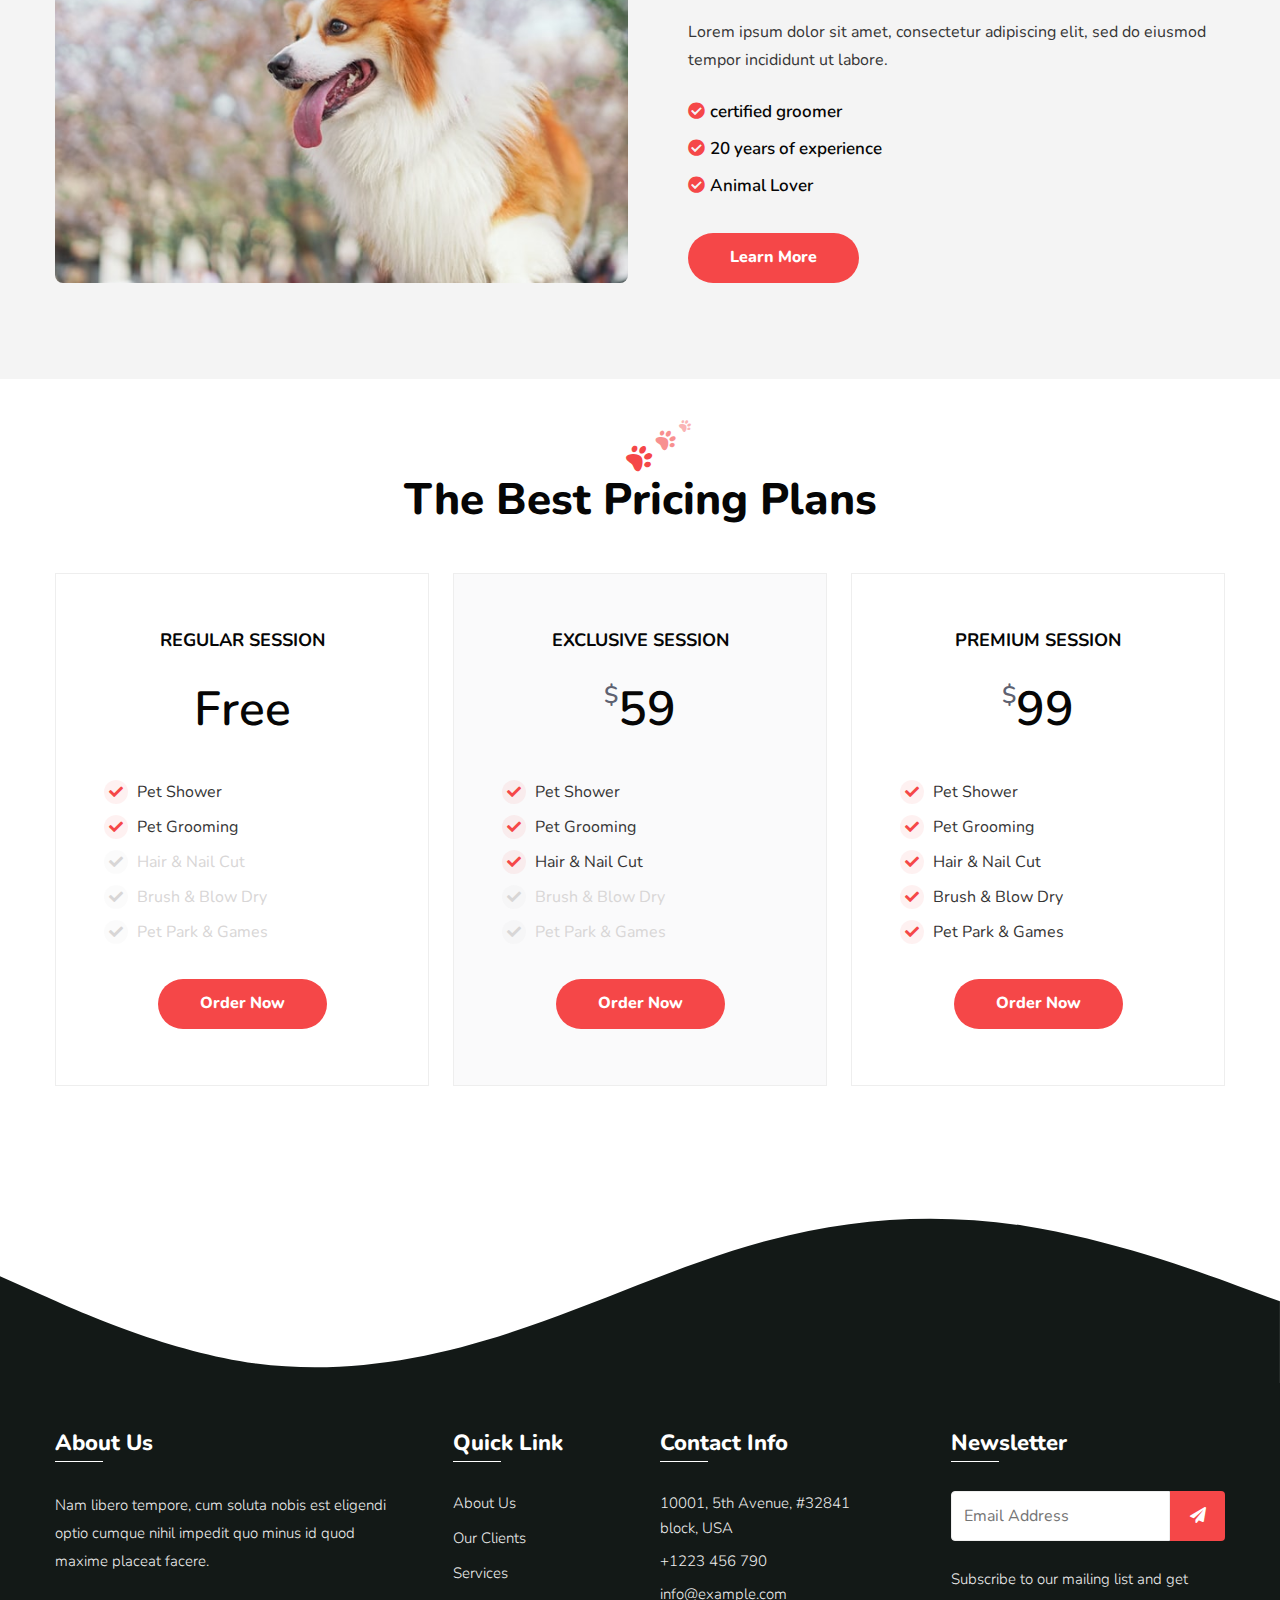
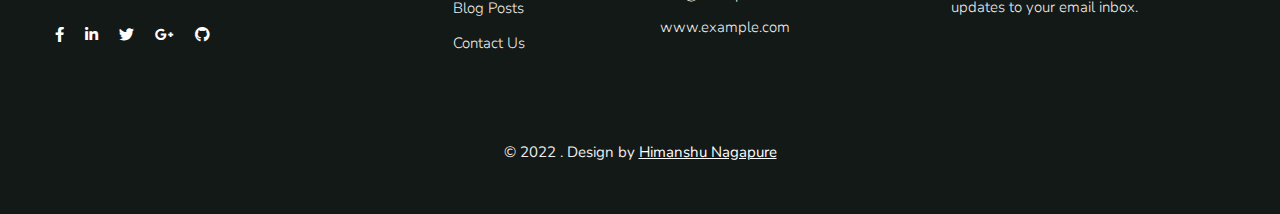
<file: services.html>
<!--
Author: Himanshu N
-->
<!doctype html>
<html lang="en">

<head>
    <!-- Required meta tags -->
    <meta charset="utf-8">
    <meta name="viewport" content="width=device-width, initial-scale=1">
    <title>Puppy Care - Animals & Pets Category Bootstrap Responsive Web Template - About Us : W3Layouts</title>
    <!-- google font -->
    <link
        href="//fonts.googleapis.com/css2?family=Nunito:ital,wght@0,200;0,300;0,400;0,600;0,700;0,800;0,900;1,200;1,300;1,400;1,600;1,700;1,800;1,900&display=swap"
        rel="stylesheet">
    <!-- Template CSS Style link -->
    <link rel="stylesheet" href="assets/css/style-starter.css">
</head>

<body>
    <!-- header -->
    <header id="site-header" class="fixed-top">
        <div class="container">
            <nav class="navbar navbar-expand-lg navbar-light">
                <a class="navbar-brand" href="index.html">
                    <i class="fas fa-dog"></i>Puppy <span>Care</span>
                </a>
                <button class="navbar-toggler collapsed" type="button" data-bs-toggle="collapse"
                    data-bs-target="#navbarScroll" aria-controls="navbarScroll" aria-expanded="false"
                    aria-label="Toggle navigation">
                    <span class="navbar-toggler-icon fa icon-expand fa-bars"></span>
                    <span class="navbar-toggler-icon fa icon-close fa-times"></span>
                </button>
                <div class="collapse navbar-collapse" id="navbarScroll">
                    <ul class="navbar-nav mx-auto my-2 my-lg-0 navbar-nav-scroll">
                        <li class="nav-item">
                            <a class="nav-link" aria-current="page" href="index.html">Home</a>
                        </li>
                        <li class="nav-item">
                            <a class="nav-link" href="about.html">About</a>
                        </li>
                        <li class="nav-item">
                            <a class="nav-link active" href="services.html">Services</a>
                        </li>
                        <li class="nav-item">
                            <a class="nav-link" href="contact.html">Contact</a>
                        </li>
                    </ul>
                    <form action="#error" method="GET" class="d-flex search-header">
                        <input class="form-control" type="search" placeholder="Enter Keyword..." aria-label="Search"
                            required>
                        <button class="btn btn-style" type="submit">Search</button>
                    </form>
                </div>
                <!-- toggle switch for light and dark theme -->
                <div class="cont-ser-position">
                    <nav class="navigation">
                        <div class="theme-switch-wrapper">
                            <label class="theme-switch" for="checkbox">
                                <input type="checkbox" id="checkbox">
                                <div class="mode-container">
                                    <i class="gg-sun"></i>
                                    <i class="gg-moon"></i>
                                </div>
                            </label>
                        </div>
                    </nav>
                </div>
                <!-- //toggle switch for light and dark theme -->
            </nav>
        </div>
    </header>
    <!-- //header -->

    <!-- inner banner -->
    <section class="inner-banner py-5">
        <div class="w3l-breadcrumb py-lg-5">
            <div class="container pt-4 pb-sm-4">
                <h4 class="inner-text-title font-weight-bold pt-sm-5 pt-4">Services</h4>
                <ul class="breadcrumbs-custom-path">
                    <li><a href="index.html">Home</a></li>
                    <li class="active"><i class="fas fa-angle-right mx-2"></i>Services</li>
                </ul>
            </div>
        </div>
        <div class="shape">
            <svg xmlns="http://www.w3.org/2000/svg" viewBox="0 0 1440 280">
                <path fill-opacity="1">
                    <animate attributeName="d" dur="20000ms" repeatCount="indefinite"
                        values="M0,160L48,181.3C96,203,192,245,288,261.3C384,277,480,267,576,234.7C672,203,768,149,864,117.3C960,85,1056,75,1152,90.7C1248,107,1344,149,1392,170.7L1440,192L1440,320L1392,320C1344,320,1248,320,1152,320C1056,320,960,320,864,320C768,320,672,320,576,320C480,320,384,320,288,320C192,320,96,320,48,320L0,320Z; M0,160L48,181.3C96,203,192,245,288,234.7C384,224,480,160,576,133.3C672,107,768,117,864,138.7C960,160,1056,192,1152,197.3C1248,203,1344,181,1392,170.7L1440,160L1440,320L1392,320C1344,320,1248,320,1152,320C1056,320,960,320,864,320C768,320,672,320,576,320C480,320,384,320,288,320C192,320,96,320,48,320L0,320Z;												 M0,64L48,74.7C96,85,192,107,288,133.3C384,160,480,192,576,170.7C672,149,768,75,864,80C960,85,1056,171,1152,181.3C1248,192,1344,128,1392,96L1440,64L1440,320L1392,320C1344,320,1248,320,1152,320C1056,320,960,320,864,320C768,320,672,320,576,320C480,320,384,320,288,320C192,320,96,320,48,320L0,320Z;
                                                 M0,160L48,181.3C96,203,192,245,288,261.3C384,277,480,267,576,234.7C672,203,768,149,864,117.3C960,85,1056,75,1152,90.7C1248,107,1344,149,1392,170.7L1440,192L1440,320L1392,320C1344,320,1248,320,1152,320C1056,320,960,320,864,320C768,320,672,320,576,320C480,320,384,320,288,320C192,320,96,320,48,320L0,320Z;" />

                </path>
            </svg>
        </div>
    </section>
    <!-- //inner banner -->

     <!-- services section -->
     <section class="w3l-services py-5">
        <div class="container py-md-5 py-4">
            <div class="position-relative">
                <h3 class="title-style text-center mb-sm-5 mb-4">Why choose us</h3>
                <div class="title-paw-style">
                    <i class="fas fa-paw"></i>
                    <i class="fas fa-paw paw-2"></i>
                    <i class="fas fa-paw paw-3"></i>
                </div>
            </div>
            <div class="row">
                <div class="col-lg-4 col-md-6 grids-feature">
                    <div class="area-box">
                        <i class="fas fa-shopping-bag color-1"></i>
                        <h4><a href="about.html" class="title-head">Pet Nutritionist</a></h4>
                        <p class="">Amus a ligula quam tesque et libero ut justo, ultrices in. Ut eu leo non. Duis
                            sed et dolor amet.</p>
                    </div>
                </div>
                <div class="col-lg-4 col-md-6 grids-feature mt-md-0 mt-5">
                    <div class="area-box">
                        <i class="fas fa-bone color-2"></i>
                        <h4><a href="about.html" class="title-head">Quality & Safety</a></h4>
                        <p class="">Amus a ligula quam tesque et libero ut justo, ultrices in. Ut eu leo non. Duis
                            sed dolor et amet.</p>
                    </div>
                </div>
                <div class="col-lg-4 col-md-6 grids-feature mt-lg-0 mt-5">
                    <div class="area-box">
                        <i class="fas fa-stethoscope color-3"></i>
                        <h4><a href="about.html" class="title-head">Health & Well-being</a></h4>
                        <p class="">Amus a ligula quam tesque et libero ut justo, ultrices in. Ut eu leo non. Duis
                            sed dolor et amet.</p>
                    </div>
                </div>
                <div class="col-lg-4 col-md-6 grids-feature mt-5">
                    <div class="area-box">
                        <i class="fas fa-shopping-bag color-4"></i>
                        <h4><a href="about.html" class="title-head">ocean fish meal</a></h4>
                        <p class="">Amus a ligula quam tesque et libero ut justo, ultrices in. Ut eu leo non. Duis
                            sed et dolor amet.</p>
                    </div>
                </div>
                <div class="col-lg-4 col-md-6 grids-feature mt-5">
                    <div class="area-box">
                        <i class="fas fa-paw color-1"></i>
                        <h4><a href="about.html" class="title-head">Pet Foods</a></h4>
                        <p class="">Amus a ligula quam tesque et libero ut justo, ultrices in. Ut eu leo non. Duis
                            sed dolor et amet.</p>
                    </div>
                </div>
                <div class="col-lg-4 col-md-6 grids-feature mt-5">
                    <div class="area-box">
                        <i class="fas fa-dog color-2"></i>
                        <h4><a href="about.html" class="title-head">Dog Training</a></h4>
                        <p class="">Amus a ligula quam tesque et libero ut justo, ultrices in. Ut eu leo non. Duis
                            sed dolor et amet.</p>
                    </div>
                </div>
            </div>
        </div>
    </section>
    <!-- //services section -->

    <!-- aboutblock1 section -->
    <section class="w3l-homeblock1 blog-bg-sec py-5" id="about">
        <div class="container py-md-5 py-4">
            <div class="row align-items-center">
                <div class="col-lg-6 homeaboutblock order-lg-first order-last">
                    <div class="position-relative img-border">
                        <img src="assets/images/about5.jpg" class="img-fluid video-popup-image radius-image"
                            alt="video-popup">
                    </div>
                </div>
                <div class="col-lg-6 ps-lg-5 mb-lg-0 mb-5 order-lg-last order-first">
                    <div class="position-relative">
                        <h3 class="title-style mb-3">We will make them truly happy</h3>
                        <div class="title-paw-style">
                            <i class="fas fa-paw"></i>
                            <i class="fas fa-paw paw-2"></i>
                            <i class="fas fa-paw paw-3"></i>
                        </div>
                    </div>
                    <p>Lorem ipsum dolor sit amet, consectetur adipiscing elit, sed do eiusmod
                        tempor incididunt ut labore. </p>
                    <div class="mt-4">
                        <ul class="service-list">
                            <li class="service-link"><a href="#url"><i class="fas fa-check-circle"></i>certified
                                    groomer</a></li>
                            <li class="service-link"><a href="#url"><i class="fas fa-check-circle"></i>20 years of
                                    experience</a></li>
                            <li class="service-link"><a href="#url"><i class="fas fa-check-circle"></i>Animal Lover</a>
                            </li>
                        </ul>
                    </div>
                    <a href="about.html" class="btn btn-style mt-4">Learn More</a>
                </div>
            </div>
        </div>
    </section>
    <!-- //aboutblock1 section -->

    <!-- pricing section -->
    <section class="w3l-pricing pt-5">
        <div class="container py-md-5 py-4">
            <div class="position-relative">
                <h3 class="title-style text-center mb-sm-5 mb-4">The Best Pricing Plans</h3>
                <div class="title-paw-style">
                    <i class="fas fa-paw"></i>
                    <i class="fas fa-paw paw-2"></i>
                    <i class="fas fa-paw paw-3"></i>
                </div>
            </div>
            <div class="row t-in justify-content-center">
                <div class="col-lg-4 col-md-6 price-main-info">
                    <div class="price-inner card box-shadow">

                        <div class="card-body">
                            <h4 class="text-uppercase text-center mb-3">Regular Session</h4>
                            <h5 class="card-title pricing-card-title">
                                Free
                            </h5>
                            <ul class="list-unstyled mt-3 mb-4">
                                <li> <span class="fa fa-check"></span> Pet Shower</li>
                                <li> <span class="fa fa-check"></span> Pet Grooming</li>
                                <li class="disable"> <span class="fa fa-check"></span> Hair & Nail Cut</li>
                                <li class="disable"> <span class="fa fa-check"></span> Brush & Blow Dry</li>
                                <li class="disable"> <span class="fa fa-check"></span> Pet Park & Games</li>
                            </ul>
                            <div class="read-more mt-4 pt-lg-2 text-center">
                                <a href="contact.html" class="btn btn-style"> Order Now</a>
                            </div>
                        </div>
                    </div>
                </div>
                <div class="col-lg-4 col-md-6 price-main-info mt-md-0 mt-4">
                    <div class="price-inner card box-shadow active">

                        <div class="card-body">
                            <h4 class="text-uppercase text-center mb-3">Exclusive Session</h4>
                            <h5 class="card-title pricing-card-title">
                                <span class="align-top">$</span>59

                            </h5>
                            <ul class="list-unstyled mt-3 mb-4">
                                <li> <span class="fa fa-check"></span> Pet Shower</li>
                                <li> <span class="fa fa-check"></span> Pet Grooming</li>
                                <li> <span class="fa fa-check"></span> Hair & Nail Cut</li>
                                <li class="disable"> <span class="fa fa-check"></span> Brush & Blow Dry</li>
                                <li class="disable"> <span class="fa fa-check"></span> Pet Park & Games</li>
                            </ul>
                            <div class="read-more mt-4 pt-lg-2 text-center">
                                <a href="contact.html" class="btn btn-style"> Order Now</a>
                            </div>
                        </div>
                    </div>
                </div>
                <div class="col-lg-4 col-md-6 price-main-info mt-lg-0 mt-4">
                    <div class="price-inner card box-shadow">

                        <div class="card-body">
                            <h4 class="text-uppercase text-center mb-3">Premium Session</h4>
                            <h5 class="card-title pricing-card-title">
                                <span class="align-top">$</span>99
                            </h5>
                            <ul class="list-unstyled mt-3 mb-4">
                                <li> <span class="fa fa-check"></span> Pet Shower</li>
                                <li> <span class="fa fa-check"></span> Pet Grooming</li>
                                <li> <span class="fa fa-check"></span> Hair & Nail Cut</li>
                                <li> <span class="fa fa-check"></span> Brush & Blow Dry</li>
                                <li> <span class="fa fa-check"></span> Pet Park & Games</li>
                            </ul>
                            <div class="read-more mt-4 pt-lg-2 text-center">
                                <a href="contact.html" class="btn btn-style"> Order Now</a>
                            </div>
                        </div>
                    </div>
                </div>
            </div>
        </div>
    </section>
    <!-- //pricing section -->

    <!-- footer -->
    <footer class="w3l-footer">
        <div class="shape-footer">
            <svg xmlns="http://www.w3.org/2000/svg" viewBox="0 0 1440 280">
                <path fill-opacity="1">
                    <animate attributeName="d" dur="20000ms" repeatCount="indefinite"
                        values="M0,160L48,181.3C96,203,192,245,288,261.3C384,277,480,267,576,234.7C672,203,768,149,864,117.3C960,85,1056,75,1152,90.7C1248,107,1344,149,1392,170.7L1440,192L1440,320L1392,320C1344,320,1248,320,1152,320C1056,320,960,320,864,320C768,320,672,320,576,320C480,320,384,320,288,320C192,320,96,320,48,320L0,320Z; M0,160L48,181.3C96,203,192,245,288,234.7C384,224,480,160,576,133.3C672,107,768,117,864,138.7C960,160,1056,192,1152,197.3C1248,203,1344,181,1392,170.7L1440,160L1440,320L1392,320C1344,320,1248,320,1152,320C1056,320,960,320,864,320C768,320,672,320,576,320C480,320,384,320,288,320C192,320,96,320,48,320L0,320Z;												 M0,64L48,74.7C96,85,192,107,288,133.3C384,160,480,192,576,170.7C672,149,768,75,864,80C960,85,1056,171,1152,181.3C1248,192,1344,128,1392,96L1440,64L1440,320L1392,320C1344,320,1248,320,1152,320C1056,320,960,320,864,320C768,320,672,320,576,320C480,320,384,320,288,320C192,320,96,320,48,320L0,320Z;
                                             M0,160L48,181.3C96,203,192,245,288,261.3C384,277,480,267,576,234.7C672,203,768,149,864,117.3C960,85,1056,75,1152,90.7C1248,107,1344,149,1392,170.7L1440,192L1440,320L1392,320C1344,320,1248,320,1152,320C1056,320,960,320,864,320C768,320,672,320,576,320C480,320,384,320,288,320C192,320,96,320,48,320L0,320Z;" />

                </path>
            </svg>
        </div>
        <div class="w3l-footer-16 py-5">
            <div class="container">
                <div class="row footer-p">
                    <div class="col-lg-4 pe-lg-5">
                        <h3>About Us</h3>
                        <p class="mt-3">Nam libero tempore, cum soluta nobis est eligendi optio cumque nihil impedit quo
                            minus id quod maxime placeat facere.</p>
                        <div class="columns-2 mt-lg-5 mt-4">
                            <ul class="social">
                                <li><a href="#facebook"><i class="fab fa-facebook-f"></i></a>
                                </li>
                                <li><a href="#linkedin"><i class="fab fa-linkedin-in"></i></a>
                                </li>
                                <li><a href="#twitter"><i class="fab fa-twitter"></i></a>
                                </li>
                                <li><a href="#google"><i class="fab fa-google-plus-g"></i></a>
                                </li>
                                <li><a href="#github"><i class="fab fa-github"></i></a>
                                </li>
                            </ul>
                        </div>
                    </div>
                    <div class="col-lg-5 mt-lg-0 mt-5">
                        <div class="row">
                            <div class="col-xl-5 col-6 column">
                                <h3>Quick Link</h3>
                                <ul class="footer-gd-16">
                                    <li><a href="about.html">About Us</a></li>
                                    <li><a href="#clients">Our Clients</a></li>
                                    <li><a href="services.html">Services</a></li>
                                    <li><a href="#blog">Blog Posts</a></li>
                                    <li><a href="contact.html">Contact Us</a></li>
                                </ul>
                            </div>
                            <div class="col-6 column">
                                <h3>Contact Info</h3>
                                <ul class="footer-contact-list">
                                    <li class="">10001, 5th Avenue,
                                        #32841 block, USA</li>
                                    <li class="mt-2"><a href="tel:+12 23456790">+1223 456 790</a></li>
                                    <li class="mt-2"><a href="mailto:info@example.com">info@example.com</a></li>
                                    <li class="mt-2"><a href="mailto:info@example.com">www.example.com</a></li>
                                </ul>
                            </div>
                        </div>
                    </div>
                    <div class="col-lg-3 col-md-7 col-sm-8 column mt-lg-0 mt-4 pl-xl-0">
                        <h3>Newsletter </h3>
                        <div class="end-column">
                            <form action="#" class="subscribe" method="post">
                                <input type="email" name="email" placeholder="Email Address" required="">
                                <button><span class="fa fa-paper-plane" aria-hidden="true"></span></button>
                            </form>
                            <p class="mt-4">Subscribe to our mailing list and get updates to your email inbox.</p>
                        </div>
                    </div>
                </div>
                <div class="below-section text-center pt-lg-4 mt-5">
                    <p class="copy-text">&copy; 2022 . Design by <a
                        href="https://himunagapure114.wixsite.com/himanshu-nagapure" target="_blank"> Himanshu Nagapure</a>
                    </p>
                </div>
            </div>
        </div>
    </footer>
    <!-- //footer -->

    <!-- Js scripts -->
    <!-- move top -->
    <button onclick="topFunction()" id="movetop" title="Go to top">
        <span class="fas fa-level-up-alt" aria-hidden="true"></span>
    </button>
    <script>
        // When the user scrolls down 20px from the top of the document, show the button
        window.onscroll = function () {
            scrollFunction()
        };

        function scrollFunction() {
            if (document.body.scrollTop > 20 || document.documentElement.scrollTop > 20) {
                document.getElementById("movetop").style.display = "block";
            } else {
                document.getElementById("movetop").style.display = "none";
            }
        }

        // When the user clicks on the button, scroll to the top of the document
        function topFunction() {
            document.body.scrollTop = 0;
            document.documentElement.scrollTop = 0;
        }
    </script>
    <!-- //move top -->

    <!-- common jquery plugin -->
    <script src="assets/js/jquery-3.3.1.min.js"></script>
    <!-- //common jquery plugin -->

    <!-- theme switch js (light and dark)-->
    <script src="assets/js/theme-change.js"></script>
    <!-- //theme switch js (light and dark)-->

    <!-- MENU-JS -->
    <script>
        $(window).on("scroll", function () {
            var scroll = $(window).scrollTop();

            if (scroll >= 80) {
                $("#site-header").addClass("nav-fixed");
            } else {
                $("#site-header").removeClass("nav-fixed");
            }
        });

        //Main navigation Active Class Add Remove
        $(".navbar-toggler").on("click", function () {
            $("header").toggleClass("active");
        });
        $(document).on("ready", function () {
            if ($(window).width() > 991) {
                $("header").removeClass("active");
            }
            $(window).on("resize", function () {
                if ($(window).width() > 991) {
                    $("header").removeClass("active");
                }
            });
        });
    </script>
    <!-- //MENU-JS -->

    <!-- disable body scroll which navbar is in active -->
    <script>
        $(function () {
            $('.navbar-toggler').click(function () {
                $('body').toggleClass('noscroll');
            })
        });
    </script>
    <!-- //disable body scroll which navbar is in active -->

    <!-- bootstrap -->
    <script src="assets/js/bootstrap.min.js"></script>
    <!-- //bootstrap -->
    <!-- //Js scripts -->
</body>

</html>
</file>
<file: assets/css/style-starter.css>
@charset "UTF-8";

/*--
Author: Himanshu N
--*/
/*!
 * Bootstrap v5.0.1 (https://getbootstrap.com/)
 * Copyright 2011-2021 The Bootstrap Authors
 * Copyright 2011-2021 Twitter, Inc.
 * Licensed under MIT (https://github.com/twbs/bootstrap/blob/main/LICENSE)
 */
:root {
  --bs-blue: #0d6efd;
  --bs-indigo: #6610f2;
  --bs-purple: #6f42c1;
  --bs-pink: #d63384;
  --bs-red: #dc3545;
  --bs-orange: #fd7e14;
  --bs-yellow: #ffc107;
  --bs-green: #198754;
  --bs-teal: #20c997;
  --bs-cyan: #0dcaf0;
  --bs-white: #fff;
  --bs-gray: #6c757d;
  --bs-gray-dark: #343a40;
  --bs-primary: #0d6efd;
  --bs-secondary: #6c757d;
  --bs-success: #198754;
  --bs-info: #0dcaf0;
  --bs-warning: #ffc107;
  --bs-danger: #dc3545;
  --bs-light: #f8f9fa;
  --bs-dark: #212529;
  --bs-font-sans-serif: system-ui, -apple-system, "Segoe UI", Roboto, "Helvetica Neue", Arial, "Noto Sans", "Liberation Sans", sans-serif, "Apple Color Emoji", "Segoe UI Emoji", "Segoe UI Symbol", "Noto Color Emoji";
  --bs-font-monospace: SFMono-Regular, Menlo, Monaco, Consolas, "Liberation Mono", "Courier New", monospace;
  --bs-gradient: linear-gradient(180deg, rgba(255, 255, 255, 0.15), rgba(255, 255, 255, 0));
}

*,
*::before,
*::after {
  box-sizing: border-box;
}

@media (prefers-reduced-motion: no-preference) {
  :root {
    scroll-behavior: smooth;
  }
}

body {
  margin: 0;
  font-family: var(--bs-font-sans-serif);
  font-size: 1rem;
  font-weight: 400;
  line-height: 1.5;
  color: #212529;
  background-color: #fff;
  -webkit-text-size-adjust: 100%;
  -webkit-tap-highlight-color: rgba(0, 0, 0, 0);
}

hr {
  margin: 1rem 0;
  color: inherit;
  background-color: currentColor;
  border: 0;
  opacity: 0.25;
}

hr:not([size]) {
  height: 1px;
}

h6,
.h6,
h5,
.h5,
h4,
.h4,
h3,
.h3,
h2,
.h2,
h1,
.h1 {
  margin-top: 0;
  margin-bottom: 0.5rem;
  font-weight: 500;
  line-height: 1.2;
}

h1,
.h1 {
  font-size: calc(1.375rem + 1.5vw);
}

@media (min-width: 1200px) {

  h1,
  .h1 {
    font-size: 2.5rem;
  }
}

h2,
.h2 {
  font-size: calc(1.325rem + 0.9vw);
}

@media (min-width: 1200px) {

  h2,
  .h2 {
    font-size: 2rem;
  }
}

h3,
.h3 {
  font-size: calc(1.3rem + 0.6vw);
}

@media (min-width: 1200px) {

  h3,
  .h3 {
    font-size: 1.75rem;
  }
}

h4,
.h4 {
  font-size: calc(1.275rem + 0.3vw);
}

@media (min-width: 1200px) {

  h4,
  .h4 {
    font-size: 1.5rem;
  }
}

h5,
.h5 {
  font-size: 1.25rem;
}

h6,
.h6 {
  font-size: 1rem;
}

p {
  margin-top: 0;
  margin-bottom: 1rem;
}

abbr[title],
abbr[data-bs-original-title] {
  -webkit-text-decoration: underline dotted;
  text-decoration: underline dotted;
  cursor: help;
  -webkit-text-decoration-skip-ink: none;
  text-decoration-skip-ink: none;
}

address {
  margin-bottom: 1rem;
  font-style: normal;
  line-height: inherit;
}

ol,
ul {
  padding-left: 2rem;
}

ol,
ul,
dl {
  margin-top: 0;
  margin-bottom: 1rem;
}

ol ol,
ul ul,
ol ul,
ul ol {
  margin-bottom: 0;
}

dt {
  font-weight: 700;
}

dd {
  margin-bottom: 0.5rem;
  margin-left: 0;
}

blockquote {
  margin: 0 0 1rem;
}

b,
strong {
  font-weight: bolder;
}

small,
.small {
  font-size: 0.875em;
}

mark,
.mark {
  padding: 0.2em;
  background-color: #fcf8e3;
}

sub,
sup {
  position: relative;
  font-size: 0.75em;
  line-height: 0;
  vertical-align: baseline;
}

sub {
  bottom: -0.25em;
}

sup {
  top: -0.5em;
}

a {
  color: #0d6efd;
  text-decoration: underline;
}

a:hover {
  color: #0a58ca;
}

a:not([href]):not([class]),
a:not([href]):not([class]):hover {
  color: inherit;
  text-decoration: none;
}

pre,
code,
kbd,
samp {
  font-family: var(--bs-font-monospace);
  font-size: 1em;
  direction: ltr
    /* rtl:ignore */
  ;
  unicode-bidi: bidi-override;
}

pre {
  display: block;
  margin-top: 0;
  margin-bottom: 1rem;
  overflow: auto;
  font-size: 0.875em;
}

pre code {
  font-size: inherit;
  color: inherit;
  word-break: normal;
}

code {
  font-size: 0.875em;
  color: #d63384;
  word-wrap: break-word;
}

a>code {
  color: inherit;
}

kbd {
  padding: 0.2rem 0.4rem;
  font-size: 0.875em;
  color: #fff;
  background-color: #212529;
  border-radius: 0.2rem;
}

kbd kbd {
  padding: 0;
  font-size: 1em;
  font-weight: 700;
}

figure {
  margin: 0 0 1rem;
}

img,
svg {
  vertical-align: middle;
}

table {
  caption-side: bottom;
  border-collapse: collapse;
}

caption {
  padding-top: 0.5rem;
  padding-bottom: 0.5rem;
  color: #6c757d;
  text-align: left;
}

th {
  text-align: inherit;
  text-align: -webkit-match-parent;
}

thead,
tbody,
tfoot,
tr,
td,
th {
  border-color: inherit;
  border-style: solid;
  border-width: 0;
}

label {
  display: inline-block;
}

button {
  border-radius: 0;
}

button:focus:not(:focus-visible) {
  outline: 0;
}

input,
button,
select,
optgroup,
textarea {
  margin: 0;
  font-family: inherit;
  font-size: inherit;
  line-height: inherit;
}

button,
select {
  text-transform: none;
}

[role=button] {
  cursor: pointer;
}

select {
  word-wrap: normal;
}

select:disabled {
  opacity: 1;
}

[list]::-webkit-calendar-picker-indicator {
  display: none;
}

button,
[type=button],
[type=reset],
[type=submit] {
  -webkit-appearance: button;
}

button:not(:disabled),
[type=button]:not(:disabled),
[type=reset]:not(:disabled),
[type=submit]:not(:disabled) {
  cursor: pointer;
}

::-moz-focus-inner {
  padding: 0;
  border-style: none;
}

textarea {
  resize: vertical;
}

fieldset {
  min-width: 0;
  padding: 0;
  margin: 0;
  border: 0;
}

legend {
  float: left;
  width: 100%;
  padding: 0;
  margin-bottom: 0.5rem;
  font-size: calc(1.275rem + 0.3vw);
  line-height: inherit;
}

@media (min-width: 1200px) {
  legend {
    font-size: 1.5rem;
  }
}

legend+* {
  clear: left;
}

::-webkit-datetime-edit-fields-wrapper,
::-webkit-datetime-edit-text,
::-webkit-datetime-edit-minute,
::-webkit-datetime-edit-hour-field,
::-webkit-datetime-edit-day-field,
::-webkit-datetime-edit-month-field,
::-webkit-datetime-edit-year-field {
  padding: 0;
}

::-webkit-inner-spin-button {
  height: auto;
}

[type=search] {
  outline-offset: -2px;
  -webkit-appearance: textfield;
}

/* rtl:raw:
[type="tel"],
[type="url"],
[type="email"],
[type="number"] {
  direction: ltr;
}
*/
::-webkit-search-decoration {
  -webkit-appearance: none;
}

::-webkit-color-swatch-wrapper {
  padding: 0;
}

::file-selector-button {
  font: inherit;
}

::-webkit-file-upload-button {
  font: inherit;
  -webkit-appearance: button;
}

output {
  display: inline-block;
}

iframe {
  border: 0;
}

summary {
  display: list-item;
  cursor: pointer;
}

progress {
  vertical-align: baseline;
}

[hidden] {
  display: none !important;
}

.lead {
  font-size: 1.25rem;
  font-weight: 300;
}

.display-1 {
  font-size: calc(1.625rem + 4.5vw);
  font-weight: 300;
  line-height: 1.2;
}

@media (min-width: 1200px) {
  .display-1 {
    font-size: 5rem;
  }
}

.display-2 {
  font-size: calc(1.575rem + 3.9vw);
  font-weight: 300;
  line-height: 1.2;
}

@media (min-width: 1200px) {
  .display-2 {
    font-size: 4.5rem;
  }
}

.display-3 {
  font-size: calc(1.525rem + 3.3vw);
  font-weight: 300;
  line-height: 1.2;
}

@media (min-width: 1200px) {
  .display-3 {
    font-size: 4rem;
  }
}

.display-4 {
  font-size: calc(1.475rem + 2.7vw);
  font-weight: 300;
  line-height: 1.2;
}

@media (min-width: 1200px) {
  .display-4 {
    font-size: 3.5rem;
  }
}

.display-5 {
  font-size: calc(1.425rem + 2.1vw);
  font-weight: 300;
  line-height: 1.2;
}

@media (min-width: 1200px) {
  .display-5 {
    font-size: 3rem;
  }
}

.display-6 {
  font-size: calc(1.375rem + 1.5vw);
  font-weight: 300;
  line-height: 1.2;
}

@media (min-width: 1200px) {
  .display-6 {
    font-size: 2.5rem;
  }
}

.list-unstyled {
  padding-left: 0;
  list-style: none;
}

.list-inline {
  padding-left: 0;
  list-style: none;
}

.list-inline-item {
  display: inline-block;
}

.list-inline-item:not(:last-child) {
  margin-right: 0.5rem;
}

.initialism {
  font-size: 0.875em;
  text-transform: uppercase;
}

.blockquote {
  margin-bottom: 1rem;
  font-size: 1.25rem;
}

.blockquote> :last-child {
  margin-bottom: 0;
}

.blockquote-footer {
  margin-top: -1rem;
  margin-bottom: 1rem;
  font-size: 0.875em;
  color: #6c757d;
}

.blockquote-footer::before {
  content: "— ";
}

.img-fluid {
  max-width: 100%;
  height: auto;
}

.img-thumbnail {
  padding: 0.25rem;
  background-color: #fff;
  border: 1px solid #dee2e6;
  border-radius: 0.25rem;
  max-width: 100%;
  height: auto;
}

.figure {
  display: inline-block;
}

.figure-img {
  margin-bottom: 0.5rem;
  line-height: 1;
}

.figure-caption {
  font-size: 0.875em;
  color: #6c757d;
}

.container,
.container-fluid,
.container-xxl,
.container-xl,
.container-lg,
.container-md,
.container-sm {
  width: 100%;
  padding-right: var(--bs-gutter-x, 0.75rem);
  padding-left: var(--bs-gutter-x, 0.75rem);
  margin-right: auto;
  margin-left: auto;
}

@media (min-width: 576px) {

  .container-sm,
  .container {
    max-width: 540px;
  }
}

@media (min-width: 768px) {

  .container-md,
  .container-sm,
  .container {
    max-width: 720px;
  }
}

@media (min-width: 992px) {

  .container-lg,
  .container-md,
  .container-sm,
  .container {
    max-width: 960px;
  }
}

@media (min-width: 1200px) {

  .container-xl,
  .container-lg,
  .container-md,
  .container-sm,
  .container {
    max-width: 1140px;
  }
}

@media (min-width: 1400px) {

  .container-xxl,
  .container-xl,
  .container-lg,
  .container-md,
  .container-sm,
  .container {
    max-width: 1320px;
  }
}

.row {
  --bs-gutter-x: 1.5rem;
  --bs-gutter-y: 0;
  display: flex;
  flex-wrap: wrap;
  margin-top: calc(var(--bs-gutter-y) * -1);
  margin-right: calc(var(--bs-gutter-x) / -2);
  margin-left: calc(var(--bs-gutter-x) / -2);
}

.row>* {
  flex-shrink: 0;
  width: 100%;
  max-width: 100%;
  padding-right: calc(var(--bs-gutter-x) / 2);
  padding-left: calc(var(--bs-gutter-x) / 2);
  margin-top: var(--bs-gutter-y);
}

.col {
  flex: 1 0 0%;
}

.row-cols-auto>* {
  flex: 0 0 auto;
  width: auto;
}

.row-cols-1>* {
  flex: 0 0 auto;
  width: 100%;
}

.row-cols-2>* {
  flex: 0 0 auto;
  width: 50%;
}

.row-cols-3>* {
  flex: 0 0 auto;
  width: 33.3333333333%;
}

.row-cols-4>* {
  flex: 0 0 auto;
  width: 25%;
}

.row-cols-5>* {
  flex: 0 0 auto;
  width: 20%;
}

.row-cols-6>* {
  flex: 0 0 auto;
  width: 16.6666666667%;
}

.col-auto {
  flex: 0 0 auto;
  width: auto;
}

.col-1 {
  flex: 0 0 auto;
  width: 8.3333333333%;
}

.col-2 {
  flex: 0 0 auto;
  width: 16.6666666667%;
}

.col-3 {
  flex: 0 0 auto;
  width: 25%;
}

.col-4 {
  flex: 0 0 auto;
  width: 33.3333333333%;
}

.col-5 {
  flex: 0 0 auto;
  width: 41.6666666667%;
}

.col-6 {
  flex: 0 0 auto;
  width: 50%;
}

.col-7 {
  flex: 0 0 auto;
  width: 58.3333333333%;
}

.col-8 {
  flex: 0 0 auto;
  width: 66.6666666667%;
}

.col-9 {
  flex: 0 0 auto;
  width: 75%;
}

.col-10 {
  flex: 0 0 auto;
  width: 83.3333333333%;
}

.col-11 {
  flex: 0 0 auto;
  width: 91.6666666667%;
}

.col-12 {
  flex: 0 0 auto;
  width: 100%;
}

.offset-1 {
  margin-left: 8.3333333333%;
}

.offset-2 {
  margin-left: 16.6666666667%;
}

.offset-3 {
  margin-left: 25%;
}

.offset-4 {
  margin-left: 33.3333333333%;
}

.offset-5 {
  margin-left: 41.6666666667%;
}

.offset-6 {
  margin-left: 50%;
}

.offset-7 {
  margin-left: 58.3333333333%;
}

.offset-8 {
  margin-left: 66.6666666667%;
}

.offset-9 {
  margin-left: 75%;
}

.offset-10 {
  margin-left: 83.3333333333%;
}

.offset-11 {
  margin-left: 91.6666666667%;
}

.g-0,
.gx-0 {
  --bs-gutter-x: 0;
}

.g-0,
.gy-0 {
  --bs-gutter-y: 0;
}

.g-1,
.gx-1 {
  --bs-gutter-x: 0.25rem;
}

.g-1,
.gy-1 {
  --bs-gutter-y: 0.25rem;
}

.g-2,
.gx-2 {
  --bs-gutter-x: 0.5rem;
}

.g-2,
.gy-2 {
  --bs-gutter-y: 0.5rem;
}

.g-3,
.gx-3 {
  --bs-gutter-x: 1rem;
}

.g-3,
.gy-3 {
  --bs-gutter-y: 1rem;
}

.g-4,
.gx-4 {
  --bs-gutter-x: 1.5rem;
}

.g-4,
.gy-4 {
  --bs-gutter-y: 1.5rem;
}

.g-5,
.gx-5 {
  --bs-gutter-x: 3rem;
}

.g-5,
.gy-5 {
  --bs-gutter-y: 3rem;
}

@media (min-width: 576px) {
  .col-sm {
    flex: 1 0 0%;
  }

  .row-cols-sm-auto>* {
    flex: 0 0 auto;
    width: auto;
  }

  .row-cols-sm-1>* {
    flex: 0 0 auto;
    width: 100%;
  }

  .row-cols-sm-2>* {
    flex: 0 0 auto;
    width: 50%;
  }

  .row-cols-sm-3>* {
    flex: 0 0 auto;
    width: 33.3333333333%;
  }

  .row-cols-sm-4>* {
    flex: 0 0 auto;
    width: 25%;
  }

  .row-cols-sm-5>* {
    flex: 0 0 auto;
    width: 20%;
  }

  .row-cols-sm-6>* {
    flex: 0 0 auto;
    width: 16.6666666667%;
  }

  .col-sm-auto {
    flex: 0 0 auto;
    width: auto;
  }

  .col-sm-1 {
    flex: 0 0 auto;
    width: 8.3333333333%;
  }

  .col-sm-2 {
    flex: 0 0 auto;
    width: 16.6666666667%;
  }

  .col-sm-3 {
    flex: 0 0 auto;
    width: 25%;
  }

  .col-sm-4 {
    flex: 0 0 auto;
    width: 33.3333333333%;
  }

  .col-sm-5 {
    flex: 0 0 auto;
    width: 41.6666666667%;
  }

  .col-sm-6 {
    flex: 0 0 auto;
    width: 50%;
  }

  .col-sm-7 {
    flex: 0 0 auto;
    width: 58.3333333333%;
  }

  .col-sm-8 {
    flex: 0 0 auto;
    width: 66.6666666667%;
  }

  .col-sm-9 {
    flex: 0 0 auto;
    width: 75%;
  }

  .col-sm-10 {
    flex: 0 0 auto;
    width: 83.3333333333%;
  }

  .col-sm-11 {
    flex: 0 0 auto;
    width: 91.6666666667%;
  }

  .col-sm-12 {
    flex: 0 0 auto;
    width: 100%;
  }

  .offset-sm-0 {
    margin-left: 0;
  }

  .offset-sm-1 {
    margin-left: 8.3333333333%;
  }

  .offset-sm-2 {
    margin-left: 16.6666666667%;
  }

  .offset-sm-3 {
    margin-left: 25%;
  }

  .offset-sm-4 {
    margin-left: 33.3333333333%;
  }

  .offset-sm-5 {
    margin-left: 41.6666666667%;
  }

  .offset-sm-6 {
    margin-left: 50%;
  }

  .offset-sm-7 {
    margin-left: 58.3333333333%;
  }

  .offset-sm-8 {
    margin-left: 66.6666666667%;
  }

  .offset-sm-9 {
    margin-left: 75%;
  }

  .offset-sm-10 {
    margin-left: 83.3333333333%;
  }

  .offset-sm-11 {
    margin-left: 91.6666666667%;
  }

  .g-sm-0,
  .gx-sm-0 {
    --bs-gutter-x: 0;
  }

  .g-sm-0,
  .gy-sm-0 {
    --bs-gutter-y: 0;
  }

  .g-sm-1,
  .gx-sm-1 {
    --bs-gutter-x: 0.25rem;
  }

  .g-sm-1,
  .gy-sm-1 {
    --bs-gutter-y: 0.25rem;
  }

  .g-sm-2,
  .gx-sm-2 {
    --bs-gutter-x: 0.5rem;
  }

  .g-sm-2,
  .gy-sm-2 {
    --bs-gutter-y: 0.5rem;
  }

  .g-sm-3,
  .gx-sm-3 {
    --bs-gutter-x: 1rem;
  }

  .g-sm-3,
  .gy-sm-3 {
    --bs-gutter-y: 1rem;
  }

  .g-sm-4,
  .gx-sm-4 {
    --bs-gutter-x: 1.5rem;
  }

  .g-sm-4,
  .gy-sm-4 {
    --bs-gutter-y: 1.5rem;
  }

  .g-sm-5,
  .gx-sm-5 {
    --bs-gutter-x: 3rem;
  }

  .g-sm-5,
  .gy-sm-5 {
    --bs-gutter-y: 3rem;
  }
}

@media (min-width: 768px) {
  .col-md {
    flex: 1 0 0%;
  }

  .row-cols-md-auto>* {
    flex: 0 0 auto;
    width: auto;
  }

  .row-cols-md-1>* {
    flex: 0 0 auto;
    width: 100%;
  }

  .row-cols-md-2>* {
    flex: 0 0 auto;
    width: 50%;
  }

  .row-cols-md-3>* {
    flex: 0 0 auto;
    width: 33.3333333333%;
  }

  .row-cols-md-4>* {
    flex: 0 0 auto;
    width: 25%;
  }

  .row-cols-md-5>* {
    flex: 0 0 auto;
    width: 20%;
  }

  .row-cols-md-6>* {
    flex: 0 0 auto;
    width: 16.6666666667%;
  }

  .col-md-auto {
    flex: 0 0 auto;
    width: auto;
  }

  .col-md-1 {
    flex: 0 0 auto;
    width: 8.3333333333%;
  }

  .col-md-2 {
    flex: 0 0 auto;
    width: 16.6666666667%;
  }

  .col-md-3 {
    flex: 0 0 auto;
    width: 25%;
  }

  .col-md-4 {
    flex: 0 0 auto;
    width: 33.3333333333%;
  }

  .col-md-5 {
    flex: 0 0 auto;
    width: 41.6666666667%;
  }

  .col-md-6 {
    flex: 0 0 auto;
    width: 50%;
  }

  .col-md-7 {
    flex: 0 0 auto;
    width: 58.3333333333%;
  }

  .col-md-8 {
    flex: 0 0 auto;
    width: 66.6666666667%;
  }

  .col-md-9 {
    flex: 0 0 auto;
    width: 75%;
  }

  .col-md-10 {
    flex: 0 0 auto;
    width: 83.3333333333%;
  }

  .col-md-11 {
    flex: 0 0 auto;
    width: 91.6666666667%;
  }

  .col-md-12 {
    flex: 0 0 auto;
    width: 100%;
  }

  .offset-md-0 {
    margin-left: 0;
  }

  .offset-md-1 {
    margin-left: 8.3333333333%;
  }

  .offset-md-2 {
    margin-left: 16.6666666667%;
  }

  .offset-md-3 {
    margin-left: 25%;
  }

  .offset-md-4 {
    margin-left: 33.3333333333%;
  }

  .offset-md-5 {
    margin-left: 41.6666666667%;
  }

  .offset-md-6 {
    margin-left: 50%;
  }

  .offset-md-7 {
    margin-left: 58.3333333333%;
  }

  .offset-md-8 {
    margin-left: 66.6666666667%;
  }

  .offset-md-9 {
    margin-left: 75%;
  }

  .offset-md-10 {
    margin-left: 83.3333333333%;
  }

  .offset-md-11 {
    margin-left: 91.6666666667%;
  }

  .g-md-0,
  .gx-md-0 {
    --bs-gutter-x: 0;
  }

  .g-md-0,
  .gy-md-0 {
    --bs-gutter-y: 0;
  }

  .g-md-1,
  .gx-md-1 {
    --bs-gutter-x: 0.25rem;
  }

  .g-md-1,
  .gy-md-1 {
    --bs-gutter-y: 0.25rem;
  }

  .g-md-2,
  .gx-md-2 {
    --bs-gutter-x: 0.5rem;
  }

  .g-md-2,
  .gy-md-2 {
    --bs-gutter-y: 0.5rem;
  }

  .g-md-3,
  .gx-md-3 {
    --bs-gutter-x: 1rem;
  }

  .g-md-3,
  .gy-md-3 {
    --bs-gutter-y: 1rem;
  }

  .g-md-4,
  .gx-md-4 {
    --bs-gutter-x: 1.5rem;
  }

  .g-md-4,
  .gy-md-4 {
    --bs-gutter-y: 1.5rem;
  }

  .g-md-5,
  .gx-md-5 {
    --bs-gutter-x: 3rem;
  }

  .g-md-5,
  .gy-md-5 {
    --bs-gutter-y: 3rem;
  }
}

@media (min-width: 992px) {
  .col-lg {
    flex: 1 0 0%;
  }

  .row-cols-lg-auto>* {
    flex: 0 0 auto;
    width: auto;
  }

  .row-cols-lg-1>* {
    flex: 0 0 auto;
    width: 100%;
  }

  .row-cols-lg-2>* {
    flex: 0 0 auto;
    width: 50%;
  }

  .row-cols-lg-3>* {
    flex: 0 0 auto;
    width: 33.3333333333%;
  }

  .row-cols-lg-4>* {
    flex: 0 0 auto;
    width: 25%;
  }

  .row-cols-lg-5>* {
    flex: 0 0 auto;
    width: 20%;
  }

  .row-cols-lg-6>* {
    flex: 0 0 auto;
    width: 16.6666666667%;
  }

  .col-lg-auto {
    flex: 0 0 auto;
    width: auto;
  }

  .col-lg-1 {
    flex: 0 0 auto;
    width: 8.3333333333%;
  }

  .col-lg-2 {
    flex: 0 0 auto;
    width: 16.6666666667%;
  }

  .col-lg-3 {
    flex: 0 0 auto;
    width: 25%;
  }

  .col-lg-4 {
    flex: 0 0 auto;
    width: 33.3333333333%;
  }

  .col-lg-5 {
    flex: 0 0 auto;
    width: 41.6666666667%;
  }

  .col-lg-6 {
    flex: 0 0 auto;
    width: 50%;
  }

  .col-lg-7 {
    flex: 0 0 auto;
    width: 58.3333333333%;
  }

  .col-lg-8 {
    flex: 0 0 auto;
    width: 66.6666666667%;
  }

  .col-lg-9 {
    flex: 0 0 auto;
    width: 75%;
  }

  .col-lg-10 {
    flex: 0 0 auto;
    width: 83.3333333333%;
  }

  .col-lg-11 {
    flex: 0 0 auto;
    width: 91.6666666667%;
  }

  .col-lg-12 {
    flex: 0 0 auto;
    width: 100%;
  }

  .offset-lg-0 {
    margin-left: 0;
  }

  .offset-lg-1 {
    margin-left: 8.3333333333%;
  }

  .offset-lg-2 {
    margin-left: 16.6666666667%;
  }

  .offset-lg-3 {
    margin-left: 25%;
  }

  .offset-lg-4 {
    margin-left: 33.3333333333%;
  }

  .offset-lg-5 {
    margin-left: 41.6666666667%;
  }

  .offset-lg-6 {
    margin-left: 50%;
  }

  .offset-lg-7 {
    margin-left: 58.3333333333%;
  }

  .offset-lg-8 {
    margin-left: 66.6666666667%;
  }

  .offset-lg-9 {
    margin-left: 75%;
  }

  .offset-lg-10 {
    margin-left: 83.3333333333%;
  }

  .offset-lg-11 {
    margin-left: 91.6666666667%;
  }

  .g-lg-0,
  .gx-lg-0 {
    --bs-gutter-x: 0;
  }

  .g-lg-0,
  .gy-lg-0 {
    --bs-gutter-y: 0;
  }

  .g-lg-1,
  .gx-lg-1 {
    --bs-gutter-x: 0.25rem;
  }

  .g-lg-1,
  .gy-lg-1 {
    --bs-gutter-y: 0.25rem;
  }

  .g-lg-2,
  .gx-lg-2 {
    --bs-gutter-x: 0.5rem;
  }

  .g-lg-2,
  .gy-lg-2 {
    --bs-gutter-y: 0.5rem;
  }

  .g-lg-3,
  .gx-lg-3 {
    --bs-gutter-x: 1rem;
  }

  .g-lg-3,
  .gy-lg-3 {
    --bs-gutter-y: 1rem;
  }

  .g-lg-4,
  .gx-lg-4 {
    --bs-gutter-x: 1.5rem;
  }

  .g-lg-4,
  .gy-lg-4 {
    --bs-gutter-y: 1.5rem;
  }

  .g-lg-5,
  .gx-lg-5 {
    --bs-gutter-x: 3rem;
  }

  .g-lg-5,
  .gy-lg-5 {
    --bs-gutter-y: 3rem;
  }
}

@media (min-width: 1200px) {
  .col-xl {
    flex: 1 0 0%;
  }

  .row-cols-xl-auto>* {
    flex: 0 0 auto;
    width: auto;
  }

  .row-cols-xl-1>* {
    flex: 0 0 auto;
    width: 100%;
  }

  .row-cols-xl-2>* {
    flex: 0 0 auto;
    width: 50%;
  }

  .row-cols-xl-3>* {
    flex: 0 0 auto;
    width: 33.3333333333%;
  }

  .row-cols-xl-4>* {
    flex: 0 0 auto;
    width: 25%;
  }

  .row-cols-xl-5>* {
    flex: 0 0 auto;
    width: 20%;
  }

  .row-cols-xl-6>* {
    flex: 0 0 auto;
    width: 16.6666666667%;
  }

  .col-xl-auto {
    flex: 0 0 auto;
    width: auto;
  }

  .col-xl-1 {
    flex: 0 0 auto;
    width: 8.3333333333%;
  }

  .col-xl-2 {
    flex: 0 0 auto;
    width: 16.6666666667%;
  }

  .col-xl-3 {
    flex: 0 0 auto;
    width: 25%;
  }

  .col-xl-4 {
    flex: 0 0 auto;
    width: 33.3333333333%;
  }

  .col-xl-5 {
    flex: 0 0 auto;
    width: 41.6666666667%;
  }

  .col-xl-6 {
    flex: 0 0 auto;
    width: 50%;
  }

  .col-xl-7 {
    flex: 0 0 auto;
    width: 58.3333333333%;
  }

  .col-xl-8 {
    flex: 0 0 auto;
    width: 66.6666666667%;
  }

  .col-xl-9 {
    flex: 0 0 auto;
    width: 75%;
  }

  .col-xl-10 {
    flex: 0 0 auto;
    width: 83.3333333333%;
  }

  .col-xl-11 {
    flex: 0 0 auto;
    width: 91.6666666667%;
  }

  .col-xl-12 {
    flex: 0 0 auto;
    width: 100%;
  }

  .offset-xl-0 {
    margin-left: 0;
  }

  .offset-xl-1 {
    margin-left: 8.3333333333%;
  }

  .offset-xl-2 {
    margin-left: 16.6666666667%;
  }

  .offset-xl-3 {
    margin-left: 25%;
  }

  .offset-xl-4 {
    margin-left: 33.3333333333%;
  }

  .offset-xl-5 {
    margin-left: 41.6666666667%;
  }

  .offset-xl-6 {
    margin-left: 50%;
  }

  .offset-xl-7 {
    margin-left: 58.3333333333%;
  }

  .offset-xl-8 {
    margin-left: 66.6666666667%;
  }

  .offset-xl-9 {
    margin-left: 75%;
  }

  .offset-xl-10 {
    margin-left: 83.3333333333%;
  }

  .offset-xl-11 {
    margin-left: 91.6666666667%;
  }

  .g-xl-0,
  .gx-xl-0 {
    --bs-gutter-x: 0;
  }

  .g-xl-0,
  .gy-xl-0 {
    --bs-gutter-y: 0;
  }

  .g-xl-1,
  .gx-xl-1 {
    --bs-gutter-x: 0.25rem;
  }

  .g-xl-1,
  .gy-xl-1 {
    --bs-gutter-y: 0.25rem;
  }

  .g-xl-2,
  .gx-xl-2 {
    --bs-gutter-x: 0.5rem;
  }

  .g-xl-2,
  .gy-xl-2 {
    --bs-gutter-y: 0.5rem;
  }

  .g-xl-3,
  .gx-xl-3 {
    --bs-gutter-x: 1rem;
  }

  .g-xl-3,
  .gy-xl-3 {
    --bs-gutter-y: 1rem;
  }

  .g-xl-4,
  .gx-xl-4 {
    --bs-gutter-x: 1.5rem;
  }

  .g-xl-4,
  .gy-xl-4 {
    --bs-gutter-y: 1.5rem;
  }

  .g-xl-5,
  .gx-xl-5 {
    --bs-gutter-x: 3rem;
  }

  .g-xl-5,
  .gy-xl-5 {
    --bs-gutter-y: 3rem;
  }
}

@media (min-width: 1400px) {
  .col-xxl {
    flex: 1 0 0%;
  }

  .row-cols-xxl-auto>* {
    flex: 0 0 auto;
    width: auto;
  }

  .row-cols-xxl-1>* {
    flex: 0 0 auto;
    width: 100%;
  }

  .row-cols-xxl-2>* {
    flex: 0 0 auto;
    width: 50%;
  }

  .row-cols-xxl-3>* {
    flex: 0 0 auto;
    width: 33.3333333333%;
  }

  .row-cols-xxl-4>* {
    flex: 0 0 auto;
    width: 25%;
  }

  .row-cols-xxl-5>* {
    flex: 0 0 auto;
    width: 20%;
  }

  .row-cols-xxl-6>* {
    flex: 0 0 auto;
    width: 16.6666666667%;
  }

  .col-xxl-auto {
    flex: 0 0 auto;
    width: auto;
  }

  .col-xxl-1 {
    flex: 0 0 auto;
    width: 8.3333333333%;
  }

  .col-xxl-2 {
    flex: 0 0 auto;
    width: 16.6666666667%;
  }

  .col-xxl-3 {
    flex: 0 0 auto;
    width: 25%;
  }

  .col-xxl-4 {
    flex: 0 0 auto;
    width: 33.3333333333%;
  }

  .col-xxl-5 {
    flex: 0 0 auto;
    width: 41.6666666667%;
  }

  .col-xxl-6 {
    flex: 0 0 auto;
    width: 50%;
  }

  .col-xxl-7 {
    flex: 0 0 auto;
    width: 58.3333333333%;
  }

  .col-xxl-8 {
    flex: 0 0 auto;
    width: 66.6666666667%;
  }

  .col-xxl-9 {
    flex: 0 0 auto;
    width: 75%;
  }

  .col-xxl-10 {
    flex: 0 0 auto;
    width: 83.3333333333%;
  }

  .col-xxl-11 {
    flex: 0 0 auto;
    width: 91.6666666667%;
  }

  .col-xxl-12 {
    flex: 0 0 auto;
    width: 100%;
  }

  .offset-xxl-0 {
    margin-left: 0;
  }

  .offset-xxl-1 {
    margin-left: 8.3333333333%;
  }

  .offset-xxl-2 {
    margin-left: 16.6666666667%;
  }

  .offset-xxl-3 {
    margin-left: 25%;
  }

  .offset-xxl-4 {
    margin-left: 33.3333333333%;
  }

  .offset-xxl-5 {
    margin-left: 41.6666666667%;
  }

  .offset-xxl-6 {
    margin-left: 50%;
  }

  .offset-xxl-7 {
    margin-left: 58.3333333333%;
  }

  .offset-xxl-8 {
    margin-left: 66.6666666667%;
  }

  .offset-xxl-9 {
    margin-left: 75%;
  }

  .offset-xxl-10 {
    margin-left: 83.3333333333%;
  }

  .offset-xxl-11 {
    margin-left: 91.6666666667%;
  }

  .g-xxl-0,
  .gx-xxl-0 {
    --bs-gutter-x: 0;
  }

  .g-xxl-0,
  .gy-xxl-0 {
    --bs-gutter-y: 0;
  }

  .g-xxl-1,
  .gx-xxl-1 {
    --bs-gutter-x: 0.25rem;
  }

  .g-xxl-1,
  .gy-xxl-1 {
    --bs-gutter-y: 0.25rem;
  }

  .g-xxl-2,
  .gx-xxl-2 {
    --bs-gutter-x: 0.5rem;
  }

  .g-xxl-2,
  .gy-xxl-2 {
    --bs-gutter-y: 0.5rem;
  }

  .g-xxl-3,
  .gx-xxl-3 {
    --bs-gutter-x: 1rem;
  }

  .g-xxl-3,
  .gy-xxl-3 {
    --bs-gutter-y: 1rem;
  }

  .g-xxl-4,
  .gx-xxl-4 {
    --bs-gutter-x: 1.5rem;
  }

  .g-xxl-4,
  .gy-xxl-4 {
    --bs-gutter-y: 1.5rem;
  }

  .g-xxl-5,
  .gx-xxl-5 {
    --bs-gutter-x: 3rem;
  }

  .g-xxl-5,
  .gy-xxl-5 {
    --bs-gutter-y: 3rem;
  }
}

.table {
  --bs-table-bg: transparent;
  --bs-table-accent-bg: transparent;
  --bs-table-striped-color: #212529;
  --bs-table-striped-bg: rgba(0, 0, 0, 0.05);
  --bs-table-active-color: #212529;
  --bs-table-active-bg: rgba(0, 0, 0, 0.1);
  --bs-table-hover-color: #212529;
  --bs-table-hover-bg: rgba(0, 0, 0, 0.075);
  width: 100%;
  margin-bottom: 1rem;
  color: #212529;
  vertical-align: top;
  border-color: #dee2e6;
}

.table> :not(caption)>*>* {
  padding: 0.5rem 0.5rem;
  background-color: var(--bs-table-bg);
  border-bottom-width: 1px;
  box-shadow: inset 0 0 0 9999px var(--bs-table-accent-bg);
}

.table>tbody {
  vertical-align: inherit;
}

.table>thead {
  vertical-align: bottom;
}

.table> :not(:last-child)> :last-child>* {
  border-bottom-color: currentColor;
}

.caption-top {
  caption-side: top;
}

.table-sm> :not(caption)>*>* {
  padding: 0.25rem 0.25rem;
}

.table-bordered> :not(caption)>* {
  border-width: 1px 0;
}

.table-bordered> :not(caption)>*>* {
  border-width: 0 1px;
}

.table-borderless> :not(caption)>*>* {
  border-bottom-width: 0;
}

.table-striped>tbody>tr:nth-of-type(odd) {
  --bs-table-accent-bg: var(--bs-table-striped-bg);
  color: var(--bs-table-striped-color);
}

.table-active {
  --bs-table-accent-bg: var(--bs-table-active-bg);
  color: var(--bs-table-active-color);
}

.table-hover>tbody>tr:hover {
  --bs-table-accent-bg: var(--bs-table-hover-bg);
  color: var(--bs-table-hover-color);
}

.table-primary {
  --bs-table-bg: #cfe2ff;
  --bs-table-striped-bg: #c5d7f2;
  --bs-table-striped-color: #000;
  --bs-table-active-bg: #bacbe6;
  --bs-table-active-color: #000;
  --bs-table-hover-bg: #bfd1ec;
  --bs-table-hover-color: #000;
  color: #000;
  border-color: #bacbe6;
}

.table-secondary {
  --bs-table-bg: #e2e3e5;
  --bs-table-striped-bg: #d7d8da;
  --bs-table-striped-color: #000;
  --bs-table-active-bg: #cbccce;
  --bs-table-active-color: #000;
  --bs-table-hover-bg: #d1d2d4;
  --bs-table-hover-color: #000;
  color: #000;
  border-color: #cbccce;
}

.table-success {
  --bs-table-bg: #d1e7dd;
  --bs-table-striped-bg: #c7dbd2;
  --bs-table-striped-color: #000;
  --bs-table-active-bg: #bcd0c7;
  --bs-table-active-color: #000;
  --bs-table-hover-bg: #c1d6cc;
  --bs-table-hover-color: #000;
  color: #000;
  border-color: #bcd0c7;
}

.table-info {
  --bs-table-bg: #cff4fc;
  --bs-table-striped-bg: #c5e8ef;
  --bs-table-striped-color: #000;
  --bs-table-active-bg: #badce3;
  --bs-table-active-color: #000;
  --bs-table-hover-bg: #bfe2e9;
  --bs-table-hover-color: #000;
  color: #000;
  border-color: #badce3;
}

.table-warning {
  --bs-table-bg: #fff3cd;
  --bs-table-striped-bg: #f2e7c3;
  --bs-table-striped-color: #000;
  --bs-table-active-bg: #e6dbb9;
  --bs-table-active-color: #000;
  --bs-table-hover-bg: #ece1be;
  --bs-table-hover-color: #000;
  color: #000;
  border-color: #e6dbb9;
}

.table-danger {
  --bs-table-bg: #f8d7da;
  --bs-table-striped-bg: #eccccf;
  --bs-table-striped-color: #000;
  --bs-table-active-bg: #dfc2c4;
  --bs-table-active-color: #000;
  --bs-table-hover-bg: #e5c7ca;
  --bs-table-hover-color: #000;
  color: #000;
  border-color: #dfc2c4;
}

.table-light {
  --bs-table-bg: #f8f9fa;
  --bs-table-striped-bg: #ecedee;
  --bs-table-striped-color: #000;
  --bs-table-active-bg: #dfe0e1;
  --bs-table-active-color: #000;
  --bs-table-hover-bg: #e5e6e7;
  --bs-table-hover-color: #000;
  color: #000;
  border-color: #dfe0e1;
}

.table-dark {
  --bs-table-bg: #212529;
  --bs-table-striped-bg: #2c3034;
  --bs-table-striped-color: #fff;
  --bs-table-active-bg: #373b3e;
  --bs-table-active-color: #fff;
  --bs-table-hover-bg: #323539;
  --bs-table-hover-color: #fff;
  color: #fff;
  border-color: #373b3e;
}

.table-responsive {
  overflow-x: auto;
  -webkit-overflow-scrolling: touch;
}

@media (max-width: 575.98px) {
  .table-responsive-sm {
    overflow-x: auto;
    -webkit-overflow-scrolling: touch;
  }
}

@media (max-width: 767.98px) {
  .table-responsive-md {
    overflow-x: auto;
    -webkit-overflow-scrolling: touch;
  }
}

@media (max-width: 991.98px) {
  .table-responsive-lg {
    overflow-x: auto;
    -webkit-overflow-scrolling: touch;
  }
}

@media (max-width: 1199.98px) {
  .table-responsive-xl {
    overflow-x: auto;
    -webkit-overflow-scrolling: touch;
  }
}

@media (max-width: 1399.98px) {
  .table-responsive-xxl {
    overflow-x: auto;
    -webkit-overflow-scrolling: touch;
  }
}

.form-label {
  margin-bottom: 0.5rem;
}

.col-form-label {
  padding-top: calc(0.375rem + 1px);
  padding-bottom: calc(0.375rem + 1px);
  margin-bottom: 0;
  font-size: inherit;
  line-height: 1.5;
}

.col-form-label-lg {
  padding-top: calc(0.5rem + 1px);
  padding-bottom: calc(0.5rem + 1px);
  font-size: 1.25rem;
}

.col-form-label-sm {
  padding-top: calc(0.25rem + 1px);
  padding-bottom: calc(0.25rem + 1px);
  font-size: 0.875rem;
}

.form-text {
  margin-top: 0.25rem;
  font-size: 0.875em;
  color: #6c757d;
}

.form-control {
  display: block;
  width: 100%;
  padding: 0.375rem 0.75rem;
  font-size: 1rem;
  font-weight: 400;
  line-height: 1.5;
  color: #212529;
  background-color: #fff;
  background-clip: padding-box;
  border: 1px solid #ced4da;
  -webkit-appearance: none;
  -moz-appearance: none;
  appearance: none;
  border-radius: 0.25rem;
  transition: border-color 0.15s ease-in-out, box-shadow 0.15s ease-in-out;
}

@media (prefers-reduced-motion: reduce) {
  .form-control {
    transition: none;
  }
}

.form-control[type=file] {
  overflow: hidden;
}

.form-control[type=file]:not(:disabled):not([readonly]) {
  cursor: pointer;
}

.form-control:focus {
  color: #212529;
  background-color: #fff;
  border-color: #86b7fe;
  outline: 0;
  box-shadow: 0 0 0 0.25rem rgba(13, 110, 253, 0.25);
}

.form-control::-webkit-date-and-time-value {
  height: 1.5em;
}

.form-control::-moz-placeholder {
  color: #6c757d;
  opacity: 1;
}

.form-control::placeholder {
  color: #6c757d;
  opacity: 1;
}

.form-control:disabled,
.form-control[readonly] {
  background-color: #e9ecef;
  opacity: 1;
}

.form-control::file-selector-button {
  padding: 0.375rem 0.75rem;
  margin: -0.375rem -0.75rem;
  -webkit-margin-end: 0.75rem;
  margin-inline-end: 0.75rem;
  color: #212529;
  background-color: #e9ecef;
  pointer-events: none;
  border-color: inherit;
  border-style: solid;
  border-width: 0;
  border-inline-end-width: 1px;
  border-radius: 0;
  transition: color 0.15s ease-in-out, background-color 0.15s ease-in-out, border-color 0.15s ease-in-out, box-shadow 0.15s ease-in-out;
}

@media (prefers-reduced-motion: reduce) {
  .form-control::file-selector-button {
    transition: none;
  }
}

.form-control:hover:not(:disabled):not([readonly])::file-selector-button {
  background-color: #dde0e3;
}

.form-control::-webkit-file-upload-button {
  padding: 0.375rem 0.75rem;
  margin: -0.375rem -0.75rem;
  -webkit-margin-end: 0.75rem;
  margin-inline-end: 0.75rem;
  color: #212529;
  background-color: #e9ecef;
  pointer-events: none;
  border-color: inherit;
  border-style: solid;
  border-width: 0;
  border-inline-end-width: 1px;
  border-radius: 0;
  -webkit-transition: color 0.15s ease-in-out, background-color 0.15s ease-in-out, border-color 0.15s ease-in-out, box-shadow 0.15s ease-in-out;
  transition: color 0.15s ease-in-out, background-color 0.15s ease-in-out, border-color 0.15s ease-in-out, box-shadow 0.15s ease-in-out;
}

@media (prefers-reduced-motion: reduce) {
  .form-control::-webkit-file-upload-button {
    -webkit-transition: none;
    transition: none;
  }
}

.form-control:hover:not(:disabled):not([readonly])::-webkit-file-upload-button {
  background-color: #dde0e3;
}

.form-control-plaintext {
  display: block;
  width: 100%;
  padding: 0.375rem 0;
  margin-bottom: 0;
  line-height: 1.5;
  color: #212529;
  background-color: transparent;
  border: solid transparent;
  border-width: 1px 0;
}

.form-control-plaintext.form-control-sm,
.form-control-plaintext.form-control-lg {
  padding-right: 0;
  padding-left: 0;
}

.form-control-sm {
  min-height: calc(1.5em + 0.5rem + 2px);
  padding: 0.25rem 0.5rem;
  font-size: 0.875rem;
  border-radius: 0.2rem;
}

.form-control-sm::file-selector-button {
  padding: 0.25rem 0.5rem;
  margin: -0.25rem -0.5rem;
  -webkit-margin-end: 0.5rem;
  margin-inline-end: 0.5rem;
}

.form-control-sm::-webkit-file-upload-button {
  padding: 0.25rem 0.5rem;
  margin: -0.25rem -0.5rem;
  -webkit-margin-end: 0.5rem;
  margin-inline-end: 0.5rem;
}

.form-control-lg {
  min-height: calc(1.5em + 1rem + 2px);
  padding: 0.5rem 1rem;
  font-size: 1.25rem;
  border-radius: 0.3rem;
}

.form-control-lg::file-selector-button {
  padding: 0.5rem 1rem;
  margin: -0.5rem -1rem;
  -webkit-margin-end: 1rem;
  margin-inline-end: 1rem;
}

.form-control-lg::-webkit-file-upload-button {
  padding: 0.5rem 1rem;
  margin: -0.5rem -1rem;
  -webkit-margin-end: 1rem;
  margin-inline-end: 1rem;
}

textarea.form-control {
  min-height: calc(1.5em + 0.75rem + 2px);
}

textarea.form-control-sm {
  min-height: calc(1.5em + 0.5rem + 2px);
}

textarea.form-control-lg {
  min-height: calc(1.5em + 1rem + 2px);
}

.form-control-color {
  max-width: 3rem;
  height: auto;
  padding: 0.375rem;
}

.form-control-color:not(:disabled):not([readonly]) {
  cursor: pointer;
}

.form-control-color::-moz-color-swatch {
  height: 1.5em;
  border-radius: 0.25rem;
}

.form-control-color::-webkit-color-swatch {
  height: 1.5em;
  border-radius: 0.25rem;
}

.form-select {
  display: block;
  width: 100%;
  padding: 0.375rem 2.25rem 0.375rem 0.75rem;
  font-size: 1rem;
  font-weight: 400;
  line-height: 1.5;
  color: #212529;
  background-color: #fff;
  background-image: url("data:image/svg+xml,%3csvg xmlns='http://www.w3.org/2000/svg' viewBox='0 0 16 16'%3e%3cpath fill='none' stroke='%23343a40' stroke-linecap='round' stroke-linejoin='round' stroke-width='2' d='M2 5l6 6 6-6'/%3e%3c/svg%3e");
  background-repeat: no-repeat;
  background-position: right 0.75rem center;
  background-size: 16px 12px;
  border: 1px solid #ced4da;
  border-radius: 0.25rem;
  -webkit-appearance: none;
  -moz-appearance: none;
  appearance: none;
}

.form-select:focus {
  border-color: #86b7fe;
  outline: 0;
  box-shadow: 0 0 0 0.25rem rgba(13, 110, 253, 0.25);
}

.form-select[multiple],
.form-select[size]:not([size="1"]) {
  padding-right: 0.75rem;
  background-image: none;
}

.form-select:disabled {
  background-color: #e9ecef;
}

.form-select:-moz-focusring {
  color: transparent;
  text-shadow: 0 0 0 #212529;
}

.form-select-sm {
  padding-top: 0.25rem;
  padding-bottom: 0.25rem;
  padding-left: 0.5rem;
  font-size: 0.875rem;
}

.form-select-lg {
  padding-top: 0.5rem;
  padding-bottom: 0.5rem;
  padding-left: 1rem;
  font-size: 1.25rem;
}

.form-check {
  display: block;
  min-height: 1.5rem;
  padding-left: 1.5em;
  margin-bottom: 0.125rem;
}

.form-check .form-check-input {
  float: left;
  margin-left: -1.5em;
}

.form-check-input {
  width: 1em;
  height: 1em;
  margin-top: 0.25em;
  vertical-align: top;
  background-color: #fff;
  background-repeat: no-repeat;
  background-position: center;
  background-size: contain;
  border: 1px solid rgba(0, 0, 0, 0.25);
  -webkit-appearance: none;
  -moz-appearance: none;
  appearance: none;
  -webkit-print-color-adjust: exact;
  color-adjust: exact;
}

.form-check-input[type=checkbox] {
  border-radius: 0.25em;
}

.form-check-input[type=radio] {
  border-radius: 50%;
}

.form-check-input:active {
  filter: brightness(90%);
}

.form-check-input:focus {
  border-color: #86b7fe;
  outline: 0;
  box-shadow: 0 0 0 0.25rem rgba(13, 110, 253, 0.25);
}

.form-check-input:checked {
  background-color: #0d6efd;
  border-color: #0d6efd;
}

.form-check-input:checked[type=checkbox] {
  background-image: url("data:image/svg+xml,%3csvg xmlns='http://www.w3.org/2000/svg' viewBox='0 0 20 20'%3e%3cpath fill='none' stroke='%23fff' stroke-linecap='round' stroke-linejoin='round' stroke-width='3' d='M6 10l3 3l6-6'/%3e%3c/svg%3e");
}

.form-check-input:checked[type=radio] {
  background-image: url("data:image/svg+xml,%3csvg xmlns='http://www.w3.org/2000/svg' viewBox='-4 -4 8 8'%3e%3ccircle r='2' fill='%23fff'/%3e%3c/svg%3e");
}

.form-check-input[type=checkbox]:indeterminate {
  background-color: #0d6efd;
  border-color: #0d6efd;
  background-image: url("data:image/svg+xml,%3csvg xmlns='http://www.w3.org/2000/svg' viewBox='0 0 20 20'%3e%3cpath fill='none' stroke='%23fff' stroke-linecap='round' stroke-linejoin='round' stroke-width='3' d='M6 10h8'/%3e%3c/svg%3e");
}

.form-check-input:disabled {
  pointer-events: none;
  filter: none;
  opacity: 0.5;
}

.form-check-input[disabled]~.form-check-label,
.form-check-input:disabled~.form-check-label {
  opacity: 0.5;
}

.form-switch {
  padding-left: 2.5em;
}

.form-switch .form-check-input {
  width: 2em;
  margin-left: -2.5em;
  background-image: url("data:image/svg+xml,%3csvg xmlns='http://www.w3.org/2000/svg' viewBox='-4 -4 8 8'%3e%3ccircle r='3' fill='rgba%280, 0, 0, 0.25%29'/%3e%3c/svg%3e");
  background-position: left center;
  border-radius: 2em;
  transition: background-position 0.15s ease-in-out;
}

@media (prefers-reduced-motion: reduce) {
  .form-switch .form-check-input {
    transition: none;
  }
}

.form-switch .form-check-input:focus {
  background-image: url("data:image/svg+xml,%3csvg xmlns='http://www.w3.org/2000/svg' viewBox='-4 -4 8 8'%3e%3ccircle r='3' fill='%2386b7fe'/%3e%3c/svg%3e");
}

.form-switch .form-check-input:checked {
  background-position: right center;
  background-image: url("data:image/svg+xml,%3csvg xmlns='http://www.w3.org/2000/svg' viewBox='-4 -4 8 8'%3e%3ccircle r='3' fill='%23fff'/%3e%3c/svg%3e");
}

.form-check-inline {
  display: inline-block;
  margin-right: 1rem;
}

.btn-check {
  position: absolute;
  clip: rect(0, 0, 0, 0);
  pointer-events: none;
}

.btn-check[disabled]+.btn,
.btn-check:disabled+.btn {
  pointer-events: none;
  filter: none;
  opacity: 0.65;
}

.form-range {
  width: 100%;
  height: 1.5rem;
  padding: 0;
  background-color: transparent;
  -webkit-appearance: none;
  -moz-appearance: none;
  appearance: none;
}

.form-range:focus {
  outline: 0;
}

.form-range:focus::-webkit-slider-thumb {
  box-shadow: 0 0 0 1px #fff, 0 0 0 0.25rem rgba(13, 110, 253, 0.25);
}

.form-range:focus::-moz-range-thumb {
  box-shadow: 0 0 0 1px #fff, 0 0 0 0.25rem rgba(13, 110, 253, 0.25);
}

.form-range::-moz-focus-outer {
  border: 0;
}

.form-range::-webkit-slider-thumb {
  width: 1rem;
  height: 1rem;
  margin-top: -0.25rem;
  background-color: #0d6efd;
  border: 0;
  border-radius: 1rem;
  -webkit-transition: background-color 0.15s ease-in-out, border-color 0.15s ease-in-out, box-shadow 0.15s ease-in-out;
  transition: background-color 0.15s ease-in-out, border-color 0.15s ease-in-out, box-shadow 0.15s ease-in-out;
  -webkit-appearance: none;
  appearance: none;
}

@media (prefers-reduced-motion: reduce) {
  .form-range::-webkit-slider-thumb {
    -webkit-transition: none;
    transition: none;
  }
}

.form-range::-webkit-slider-thumb:active {
  background-color: #b6d4fe;
}

.form-range::-webkit-slider-runnable-track {
  width: 100%;
  height: 0.5rem;
  color: transparent;
  cursor: pointer;
  background-color: #dee2e6;
  border-color: transparent;
  border-radius: 1rem;
}

.form-range::-moz-range-thumb {
  width: 1rem;
  height: 1rem;
  background-color: #0d6efd;
  border: 0;
  border-radius: 1rem;
  -moz-transition: background-color 0.15s ease-in-out, border-color 0.15s ease-in-out, box-shadow 0.15s ease-in-out;
  transition: background-color 0.15s ease-in-out, border-color 0.15s ease-in-out, box-shadow 0.15s ease-in-out;
  -moz-appearance: none;
  appearance: none;
}

@media (prefers-reduced-motion: reduce) {
  .form-range::-moz-range-thumb {
    -moz-transition: none;
    transition: none;
  }
}

.form-range::-moz-range-thumb:active {
  background-color: #b6d4fe;
}

.form-range::-moz-range-track {
  width: 100%;
  height: 0.5rem;
  color: transparent;
  cursor: pointer;
  background-color: #dee2e6;
  border-color: transparent;
  border-radius: 1rem;
}

.form-range:disabled {
  pointer-events: none;
}

.form-range:disabled::-webkit-slider-thumb {
  background-color: #adb5bd;
}

.form-range:disabled::-moz-range-thumb {
  background-color: #adb5bd;
}

.form-floating {
  position: relative;
}

.form-floating>.form-control,
.form-floating>.form-select {
  height: calc(3.5rem + 2px);
  padding: 1rem 0.75rem;
}

.form-floating>label {
  position: absolute;
  top: 0;
  left: 0;
  height: 100%;
  padding: 1rem 0.75rem;
  pointer-events: none;
  border: 1px solid transparent;
  transform-origin: 0 0;
  transition: opacity 0.1s ease-in-out, transform 0.1s ease-in-out;
}

@media (prefers-reduced-motion: reduce) {
  .form-floating>label {
    transition: none;
  }
}

.form-floating>.form-control::-moz-placeholder {
  color: transparent;
}

.form-floating>.form-control::placeholder {
  color: transparent;
}

.form-floating>.form-control:not(:-moz-placeholder-shown) {
  padding-top: 1.625rem;
  padding-bottom: 0.625rem;
}

.form-floating>.form-control:focus,
.form-floating>.form-control:not(:placeholder-shown) {
  padding-top: 1.625rem;
  padding-bottom: 0.625rem;
}

.form-floating>.form-control:-webkit-autofill {
  padding-top: 1.625rem;
  padding-bottom: 0.625rem;
}

.form-floating>.form-select {
  padding-top: 1.625rem;
  padding-bottom: 0.625rem;
}

.form-floating>.form-control:not(:-moz-placeholder-shown)~label {
  opacity: 0.65;
  transform: scale(0.85) translateY(-0.5rem) translateX(0.15rem);
}

.form-floating>.form-control:focus~label,
.form-floating>.form-control:not(:placeholder-shown)~label,
.form-floating>.form-select~label {
  opacity: 0.65;
  transform: scale(0.85) translateY(-0.5rem) translateX(0.15rem);
}

.form-floating>.form-control:-webkit-autofill~label {
  opacity: 0.65;
  transform: scale(0.85) translateY(-0.5rem) translateX(0.15rem);
}

.input-group {
  position: relative;
  display: flex;
  flex-wrap: wrap;
  align-items: stretch;
  width: 100%;
}

.input-group>.form-control,
.input-group>.form-select {
  position: relative;
  flex: 1 1 auto;
  width: 1%;
  min-width: 0;
}

.input-group>.form-control:focus,
.input-group>.form-select:focus {
  z-index: 3;
}

.input-group .btn {
  position: relative;
  z-index: 2;
}

.input-group .btn:focus {
  z-index: 3;
}

.input-group-text {
  display: flex;
  align-items: center;
  padding: 0.375rem 0.75rem;
  font-size: 1rem;
  font-weight: 400;
  line-height: 1.5;
  color: #212529;
  text-align: center;
  white-space: nowrap;
  background-color: #e9ecef;
  border: 1px solid #ced4da;
  border-radius: 0.25rem;
}

.input-group-lg>.form-control,
.input-group-lg>.form-select,
.input-group-lg>.input-group-text,
.input-group-lg>.btn {
  padding: 0.5rem 1rem;
  font-size: 1.25rem;
  border-radius: 0.3rem;
}

.input-group-sm>.form-control,
.input-group-sm>.form-select,
.input-group-sm>.input-group-text,
.input-group-sm>.btn {
  padding: 0.25rem 0.5rem;
  font-size: 0.875rem;
  border-radius: 0.2rem;
}

.input-group-lg>.form-select,
.input-group-sm>.form-select {
  padding-right: 3rem;
}

.input-group:not(.has-validation)> :not(:last-child):not(.dropdown-toggle):not(.dropdown-menu),
.input-group:not(.has-validation)>.dropdown-toggle:nth-last-child(n+3) {
  border-top-right-radius: 0;
  border-bottom-right-radius: 0;
}

.input-group.has-validation> :nth-last-child(n+3):not(.dropdown-toggle):not(.dropdown-menu),
.input-group.has-validation>.dropdown-toggle:nth-last-child(n+4) {
  border-top-right-radius: 0;
  border-bottom-right-radius: 0;
}

.input-group> :not(:first-child):not(.dropdown-menu):not(.valid-tooltip):not(.valid-feedback):not(.invalid-tooltip):not(.invalid-feedback) {
  margin-left: -1px;
  border-top-left-radius: 0;
  border-bottom-left-radius: 0;
}

.valid-feedback {
  display: none;
  width: 100%;
  margin-top: 0.25rem;
  font-size: 0.875em;
  color: #198754;
}

.valid-tooltip {
  position: absolute;
  top: 100%;
  z-index: 5;
  display: none;
  max-width: 100%;
  padding: 0.25rem 0.5rem;
  margin-top: 0.1rem;
  font-size: 0.875rem;
  color: #fff;
  background-color: rgba(25, 135, 84, 0.9);
  border-radius: 0.25rem;
}

.was-validated :valid~.valid-feedback,
.was-validated :valid~.valid-tooltip,
.is-valid~.valid-feedback,
.is-valid~.valid-tooltip {
  display: block;
}

.was-validated .form-control:valid,
.form-control.is-valid {
  border-color: #198754;
  padding-right: calc(1.5em + 0.75rem);
  background-image: url("data:image/svg+xml,%3csvg xmlns='http://www.w3.org/2000/svg' viewBox='0 0 8 8'%3e%3cpath fill='%23198754' d='M2.3 6.73L.6 4.53c-.4-1.04.46-1.4 1.1-.8l1.1 1.4 3.4-3.8c.6-.63 1.6-.27 1.2.7l-4 4.6c-.43.5-.8.4-1.1.1z'/%3e%3c/svg%3e");
  background-repeat: no-repeat;
  background-position: right calc(0.375em + 0.1875rem) center;
  background-size: calc(0.75em + 0.375rem) calc(0.75em + 0.375rem);
}

.was-validated .form-control:valid:focus,
.form-control.is-valid:focus {
  border-color: #198754;
  box-shadow: 0 0 0 0.25rem rgba(25, 135, 84, 0.25);
}

.was-validated textarea.form-control:valid,
textarea.form-control.is-valid {
  padding-right: calc(1.5em + 0.75rem);
  background-position: top calc(0.375em + 0.1875rem) right calc(0.375em + 0.1875rem);
}

.was-validated .form-select:valid,
.form-select.is-valid {
  border-color: #198754;
}

.was-validated .form-select:valid:not([multiple]):not([size]),
.was-validated .form-select:valid:not([multiple])[size="1"],
.form-select.is-valid:not([multiple]):not([size]),
.form-select.is-valid:not([multiple])[size="1"] {
  padding-right: 4.125rem;
  background-image: url("data:image/svg+xml,%3csvg xmlns='http://www.w3.org/2000/svg' viewBox='0 0 16 16'%3e%3cpath fill='none' stroke='%23343a40' stroke-linecap='round' stroke-linejoin='round' stroke-width='2' d='M2 5l6 6 6-6'/%3e%3c/svg%3e"), url("data:image/svg+xml,%3csvg xmlns='http://www.w3.org/2000/svg' viewBox='0 0 8 8'%3e%3cpath fill='%23198754' d='M2.3 6.73L.6 4.53c-.4-1.04.46-1.4 1.1-.8l1.1 1.4 3.4-3.8c.6-.63 1.6-.27 1.2.7l-4 4.6c-.43.5-.8.4-1.1.1z'/%3e%3c/svg%3e");
  background-position: right 0.75rem center, center right 2.25rem;
  background-size: 16px 12px, calc(0.75em + 0.375rem) calc(0.75em + 0.375rem);
}

.was-validated .form-select:valid:focus,
.form-select.is-valid:focus {
  border-color: #198754;
  box-shadow: 0 0 0 0.25rem rgba(25, 135, 84, 0.25);
}

.was-validated .form-check-input:valid,
.form-check-input.is-valid {
  border-color: #198754;
}

.was-validated .form-check-input:valid:checked,
.form-check-input.is-valid:checked {
  background-color: #198754;
}

.was-validated .form-check-input:valid:focus,
.form-check-input.is-valid:focus {
  box-shadow: 0 0 0 0.25rem rgba(25, 135, 84, 0.25);
}

.was-validated .form-check-input:valid~.form-check-label,
.form-check-input.is-valid~.form-check-label {
  color: #198754;
}

.form-check-inline .form-check-input~.valid-feedback {
  margin-left: 0.5em;
}

.was-validated .input-group .form-control:valid,
.input-group .form-control.is-valid,
.was-validated .input-group .form-select:valid,
.input-group .form-select.is-valid {
  z-index: 1;
}

.was-validated .input-group .form-control:valid:focus,
.input-group .form-control.is-valid:focus,
.was-validated .input-group .form-select:valid:focus,
.input-group .form-select.is-valid:focus {
  z-index: 3;
}

.invalid-feedback {
  display: none;
  width: 100%;
  margin-top: 0.25rem;
  font-size: 0.875em;
  color: #dc3545;
}

.invalid-tooltip {
  position: absolute;
  top: 100%;
  z-index: 5;
  display: none;
  max-width: 100%;
  padding: 0.25rem 0.5rem;
  margin-top: 0.1rem;
  font-size: 0.875rem;
  color: #fff;
  background-color: rgba(220, 53, 69, 0.9);
  border-radius: 0.25rem;
}

.was-validated :invalid~.invalid-feedback,
.was-validated :invalid~.invalid-tooltip,
.is-invalid~.invalid-feedback,
.is-invalid~.invalid-tooltip {
  display: block;
}

.was-validated .form-control:invalid,
.form-control.is-invalid {
  border-color: #dc3545;
  padding-right: calc(1.5em + 0.75rem);
  background-image: url("data:image/svg+xml,%3csvg xmlns='http://www.w3.org/2000/svg' viewBox='0 0 12 12' width='12' height='12' fill='none' stroke='%23dc3545'%3e%3ccircle cx='6' cy='6' r='4.5'/%3e%3cpath stroke-linejoin='round' d='M5.8 3.6h.4L6 6.5z'/%3e%3ccircle cx='6' cy='8.2' r='.6' fill='%23dc3545' stroke='none'/%3e%3c/svg%3e");
  background-repeat: no-repeat;
  background-position: right calc(0.375em + 0.1875rem) center;
  background-size: calc(0.75em + 0.375rem) calc(0.75em + 0.375rem);
}

.was-validated .form-control:invalid:focus,
.form-control.is-invalid:focus {
  border-color: #dc3545;
  box-shadow: 0 0 0 0.25rem rgba(220, 53, 69, 0.25);
}

.was-validated textarea.form-control:invalid,
textarea.form-control.is-invalid {
  padding-right: calc(1.5em + 0.75rem);
  background-position: top calc(0.375em + 0.1875rem) right calc(0.375em + 0.1875rem);
}

.was-validated .form-select:invalid,
.form-select.is-invalid {
  border-color: #dc3545;
}

.was-validated .form-select:invalid:not([multiple]):not([size]),
.was-validated .form-select:invalid:not([multiple])[size="1"],
.form-select.is-invalid:not([multiple]):not([size]),
.form-select.is-invalid:not([multiple])[size="1"] {
  padding-right: 4.125rem;
  background-image: url("data:image/svg+xml,%3csvg xmlns='http://www.w3.org/2000/svg' viewBox='0 0 16 16'%3e%3cpath fill='none' stroke='%23343a40' stroke-linecap='round' stroke-linejoin='round' stroke-width='2' d='M2 5l6 6 6-6'/%3e%3c/svg%3e"), url("data:image/svg+xml,%3csvg xmlns='http://www.w3.org/2000/svg' viewBox='0 0 12 12' width='12' height='12' fill='none' stroke='%23dc3545'%3e%3ccircle cx='6' cy='6' r='4.5'/%3e%3cpath stroke-linejoin='round' d='M5.8 3.6h.4L6 6.5z'/%3e%3ccircle cx='6' cy='8.2' r='.6' fill='%23dc3545' stroke='none'/%3e%3c/svg%3e");
  background-position: right 0.75rem center, center right 2.25rem;
  background-size: 16px 12px, calc(0.75em + 0.375rem) calc(0.75em + 0.375rem);
}

.was-validated .form-select:invalid:focus,
.form-select.is-invalid:focus {
  border-color: #dc3545;
  box-shadow: 0 0 0 0.25rem rgba(220, 53, 69, 0.25);
}

.was-validated .form-check-input:invalid,
.form-check-input.is-invalid {
  border-color: #dc3545;
}

.was-validated .form-check-input:invalid:checked,
.form-check-input.is-invalid:checked {
  background-color: #dc3545;
}

.was-validated .form-check-input:invalid:focus,
.form-check-input.is-invalid:focus {
  box-shadow: 0 0 0 0.25rem rgba(220, 53, 69, 0.25);
}

.was-validated .form-check-input:invalid~.form-check-label,
.form-check-input.is-invalid~.form-check-label {
  color: #dc3545;
}

.form-check-inline .form-check-input~.invalid-feedback {
  margin-left: 0.5em;
}

.was-validated .input-group .form-control:invalid,
.input-group .form-control.is-invalid,
.was-validated .input-group .form-select:invalid,
.input-group .form-select.is-invalid {
  z-index: 2;
}

.was-validated .input-group .form-control:invalid:focus,
.input-group .form-control.is-invalid:focus,
.was-validated .input-group .form-select:invalid:focus,
.input-group .form-select.is-invalid:focus {
  z-index: 3;
}

.btn {
  display: inline-block;
  font-weight: 400;
  line-height: 1.5;
  color: #212529;
  text-align: center;
  text-decoration: none;
  vertical-align: middle;
  cursor: pointer;
  -webkit-user-select: none;
  -moz-user-select: none;
  user-select: none;
  background-color: transparent;
  border: 1px solid transparent;
  padding: 0.375rem 0.75rem;
  font-size: 1rem;
  border-radius: 0.25rem;
  transition: color 0.15s ease-in-out, background-color 0.15s ease-in-out, border-color 0.15s ease-in-out, box-shadow 0.15s ease-in-out;
}

@media (prefers-reduced-motion: reduce) {
  .btn {
    transition: none;
  }
}

.btn:hover {
  color: #212529;
}

.btn-check:focus+.btn,
.btn:focus {
  outline: 0;
  box-shadow: 0 0 0 0.25rem rgba(13, 110, 253, 0.25);
}

.btn:disabled,
.btn.disabled,
fieldset:disabled .btn {
  pointer-events: none;
  opacity: 0.65;
}

.btn-primary {
  color: #fff;
  background-color: #0d6efd;
  border-color: #0d6efd;
}

.btn-primary:hover {
  color: #fff;
  background-color: #0b5ed7;
  border-color: #0a58ca;
}

.btn-check:focus+.btn-primary,
.btn-primary:focus {
  color: #fff;
  background-color: #0b5ed7;
  border-color: #0a58ca;
  box-shadow: 0 0 0 0.25rem rgba(49, 132, 253, 0.5);
}

.btn-check:checked+.btn-primary,
.btn-check:active+.btn-primary,
.btn-primary:active,
.btn-primary.active,
.show>.btn-primary.dropdown-toggle {
  color: #fff;
  background-color: #0a58ca;
  border-color: #0a53be;
}

.btn-check:checked+.btn-primary:focus,
.btn-check:active+.btn-primary:focus,
.btn-primary:active:focus,
.btn-primary.active:focus,
.show>.btn-primary.dropdown-toggle:focus {
  box-shadow: 0 0 0 0.25rem rgba(49, 132, 253, 0.5);
}

.btn-primary:disabled,
.btn-primary.disabled {
  color: #fff;
  background-color: #0d6efd;
  border-color: #0d6efd;
}

.btn-secondary {
  color: #fff;
  background-color: #6c757d;
  border-color: #6c757d;
}

.btn-secondary:hover {
  color: #fff;
  background-color: #5c636a;
  border-color: #565e64;
}

.btn-check:focus+.btn-secondary,
.btn-secondary:focus {
  color: #fff;
  background-color: #5c636a;
  border-color: #565e64;
  box-shadow: 0 0 0 0.25rem rgba(130, 138, 145, 0.5);
}

.btn-check:checked+.btn-secondary,
.btn-check:active+.btn-secondary,
.btn-secondary:active,
.btn-secondary.active,
.show>.btn-secondary.dropdown-toggle {
  color: #fff;
  background-color: #565e64;
  border-color: #51585e;
}

.btn-check:checked+.btn-secondary:focus,
.btn-check:active+.btn-secondary:focus,
.btn-secondary:active:focus,
.btn-secondary.active:focus,
.show>.btn-secondary.dropdown-toggle:focus {
  box-shadow: 0 0 0 0.25rem rgba(130, 138, 145, 0.5);
}

.btn-secondary:disabled,
.btn-secondary.disabled {
  color: #fff;
  background-color: #6c757d;
  border-color: #6c757d;
}

.btn-success {
  color: #fff;
  background-color: #198754;
  border-color: #198754;
}

.btn-success:hover {
  color: #fff;
  background-color: #157347;
  border-color: #146c43;
}

.btn-check:focus+.btn-success,
.btn-success:focus {
  color: #fff;
  background-color: #157347;
  border-color: #146c43;
  box-shadow: 0 0 0 0.25rem rgba(60, 153, 110, 0.5);
}

.btn-check:checked+.btn-success,
.btn-check:active+.btn-success,
.btn-success:active,
.btn-success.active,
.show>.btn-success.dropdown-toggle {
  color: #fff;
  background-color: #146c43;
  border-color: #13653f;
}

.btn-check:checked+.btn-success:focus,
.btn-check:active+.btn-success:focus,
.btn-success:active:focus,
.btn-success.active:focus,
.show>.btn-success.dropdown-toggle:focus {
  box-shadow: 0 0 0 0.25rem rgba(60, 153, 110, 0.5);
}

.btn-success:disabled,
.btn-success.disabled {
  color: #fff;
  background-color: #198754;
  border-color: #198754;
}

.btn-info {
  color: #000;
  background-color: #0dcaf0;
  border-color: #0dcaf0;
}

.btn-info:hover {
  color: #000;
  background-color: #31d2f2;
  border-color: #25cff2;
}

.btn-check:focus+.btn-info,
.btn-info:focus {
  color: #000;
  background-color: #31d2f2;
  border-color: #25cff2;
  box-shadow: 0 0 0 0.25rem rgba(11, 172, 204, 0.5);
}

.btn-check:checked+.btn-info,
.btn-check:active+.btn-info,
.btn-info:active,
.btn-info.active,
.show>.btn-info.dropdown-toggle {
  color: #000;
  background-color: #3dd5f3;
  border-color: #25cff2;
}

.btn-check:checked+.btn-info:focus,
.btn-check:active+.btn-info:focus,
.btn-info:active:focus,
.btn-info.active:focus,
.show>.btn-info.dropdown-toggle:focus {
  box-shadow: 0 0 0 0.25rem rgba(11, 172, 204, 0.5);
}

.btn-info:disabled,
.btn-info.disabled {
  color: #000;
  background-color: #0dcaf0;
  border-color: #0dcaf0;
}

.btn-warning {
  color: #000;
  background-color: #ffc107;
  border-color: #ffc107;
}

.btn-warning:hover {
  color: #000;
  background-color: #ffca2c;
  border-color: #ffc720;
}

.btn-check:focus+.btn-warning,
.btn-warning:focus {
  color: #000;
  background-color: #ffca2c;
  border-color: #ffc720;
  box-shadow: 0 0 0 0.25rem rgba(217, 164, 6, 0.5);
}

.btn-check:checked+.btn-warning,
.btn-check:active+.btn-warning,
.btn-warning:active,
.btn-warning.active,
.show>.btn-warning.dropdown-toggle {
  color: #000;
  background-color: #ffcd39;
  border-color: #ffc720;
}

.btn-check:checked+.btn-warning:focus,
.btn-check:active+.btn-warning:focus,
.btn-warning:active:focus,
.btn-warning.active:focus,
.show>.btn-warning.dropdown-toggle:focus {
  box-shadow: 0 0 0 0.25rem rgba(217, 164, 6, 0.5);
}

.btn-warning:disabled,
.btn-warning.disabled {
  color: #000;
  background-color: #ffc107;
  border-color: #ffc107;
}

.btn-danger {
  color: #fff;
  background-color: #dc3545;
  border-color: #dc3545;
}

.btn-danger:hover {
  color: #fff;
  background-color: #bb2d3b;
  border-color: #b02a37;
}

.btn-check:focus+.btn-danger,
.btn-danger:focus {
  color: #fff;
  background-color: #bb2d3b;
  border-color: #b02a37;
  box-shadow: 0 0 0 0.25rem rgba(225, 83, 97, 0.5);
}

.btn-check:checked+.btn-danger,
.btn-check:active+.btn-danger,
.btn-danger:active,
.btn-danger.active,
.show>.btn-danger.dropdown-toggle {
  color: #fff;
  background-color: #b02a37;
  border-color: #a52834;
}

.btn-check:checked+.btn-danger:focus,
.btn-check:active+.btn-danger:focus,
.btn-danger:active:focus,
.btn-danger.active:focus,
.show>.btn-danger.dropdown-toggle:focus {
  box-shadow: 0 0 0 0.25rem rgba(225, 83, 97, 0.5);
}

.btn-danger:disabled,
.btn-danger.disabled {
  color: #fff;
  background-color: #dc3545;
  border-color: #dc3545;
}

.btn-light {
  color: #000;
  background-color: #f8f9fa;
  border-color: #f8f9fa;
}

.btn-light:hover {
  color: #000;
  background-color: #f9fafb;
  border-color: #f9fafb;
}

.btn-check:focus+.btn-light,
.btn-light:focus {
  color: #000;
  background-color: #f9fafb;
  border-color: #f9fafb;
  box-shadow: 0 0 0 0.25rem rgba(211, 212, 213, 0.5);
}

.btn-check:checked+.btn-light,
.btn-check:active+.btn-light,
.btn-light:active,
.btn-light.active,
.show>.btn-light.dropdown-toggle {
  color: #000;
  background-color: #f9fafb;
  border-color: #f9fafb;
}

.btn-check:checked+.btn-light:focus,
.btn-check:active+.btn-light:focus,
.btn-light:active:focus,
.btn-light.active:focus,
.show>.btn-light.dropdown-toggle:focus {
  box-shadow: 0 0 0 0.25rem rgba(211, 212, 213, 0.5);
}

.btn-light:disabled,
.btn-light.disabled {
  color: #000;
  background-color: #f8f9fa;
  border-color: #f8f9fa;
}

.btn-dark {
  color: #fff;
  background-color: #212529;
  border-color: #212529;
}

.btn-dark:hover {
  color: #fff;
  background-color: #1c1f23;
  border-color: #1a1e21;
}

.btn-check:focus+.btn-dark,
.btn-dark:focus {
  color: #fff;
  background-color: #1c1f23;
  border-color: #1a1e21;
  box-shadow: 0 0 0 0.25rem rgba(66, 70, 73, 0.5);
}

.btn-check:checked+.btn-dark,
.btn-check:active+.btn-dark,
.btn-dark:active,
.btn-dark.active,
.show>.btn-dark.dropdown-toggle {
  color: #fff;
  background-color: #1a1e21;
  border-color: #191c1f;
}

.btn-check:checked+.btn-dark:focus,
.btn-check:active+.btn-dark:focus,
.btn-dark:active:focus,
.btn-dark.active:focus,
.show>.btn-dark.dropdown-toggle:focus {
  box-shadow: 0 0 0 0.25rem rgba(66, 70, 73, 0.5);
}

.btn-dark:disabled,
.btn-dark.disabled {
  color: #fff;
  background-color: #212529;
  border-color: #212529;
}

.btn-outline-primary {
  color: #0d6efd;
  border-color: #0d6efd;
}

.btn-outline-primary:hover {
  color: #fff;
  background-color: #0d6efd;
  border-color: #0d6efd;
}

.btn-check:focus+.btn-outline-primary,
.btn-outline-primary:focus {
  box-shadow: 0 0 0 0.25rem rgba(13, 110, 253, 0.5);
}

.btn-check:checked+.btn-outline-primary,
.btn-check:active+.btn-outline-primary,
.btn-outline-primary:active,
.btn-outline-primary.active,
.btn-outline-primary.dropdown-toggle.show {
  color: #fff;
  background-color: #0d6efd;
  border-color: #0d6efd;
}

.btn-check:checked+.btn-outline-primary:focus,
.btn-check:active+.btn-outline-primary:focus,
.btn-outline-primary:active:focus,
.btn-outline-primary.active:focus,
.btn-outline-primary.dropdown-toggle.show:focus {
  box-shadow: 0 0 0 0.25rem rgba(13, 110, 253, 0.5);
}

.btn-outline-primary:disabled,
.btn-outline-primary.disabled {
  color: #0d6efd;
  background-color: transparent;
}

.btn-outline-secondary {
  color: #6c757d;
  border-color: #6c757d;
}

.btn-outline-secondary:hover {
  color: #fff;
  background-color: #6c757d;
  border-color: #6c757d;
}

.btn-check:focus+.btn-outline-secondary,
.btn-outline-secondary:focus {
  box-shadow: 0 0 0 0.25rem rgba(108, 117, 125, 0.5);
}

.btn-check:checked+.btn-outline-secondary,
.btn-check:active+.btn-outline-secondary,
.btn-outline-secondary:active,
.btn-outline-secondary.active,
.btn-outline-secondary.dropdown-toggle.show {
  color: #fff;
  background-color: #6c757d;
  border-color: #6c757d;
}

.btn-check:checked+.btn-outline-secondary:focus,
.btn-check:active+.btn-outline-secondary:focus,
.btn-outline-secondary:active:focus,
.btn-outline-secondary.active:focus,
.btn-outline-secondary.dropdown-toggle.show:focus {
  box-shadow: 0 0 0 0.25rem rgba(108, 117, 125, 0.5);
}

.btn-outline-secondary:disabled,
.btn-outline-secondary.disabled {
  color: #6c757d;
  background-color: transparent;
}

.btn-outline-success {
  color: #198754;
  border-color: #198754;
}

.btn-outline-success:hover {
  color: #fff;
  background-color: #198754;
  border-color: #198754;
}

.btn-check:focus+.btn-outline-success,
.btn-outline-success:focus {
  box-shadow: 0 0 0 0.25rem rgba(25, 135, 84, 0.5);
}

.btn-check:checked+.btn-outline-success,
.btn-check:active+.btn-outline-success,
.btn-outline-success:active,
.btn-outline-success.active,
.btn-outline-success.dropdown-toggle.show {
  color: #fff;
  background-color: #198754;
  border-color: #198754;
}

.btn-check:checked+.btn-outline-success:focus,
.btn-check:active+.btn-outline-success:focus,
.btn-outline-success:active:focus,
.btn-outline-success.active:focus,
.btn-outline-success.dropdown-toggle.show:focus {
  box-shadow: 0 0 0 0.25rem rgba(25, 135, 84, 0.5);
}

.btn-outline-success:disabled,
.btn-outline-success.disabled {
  color: #198754;
  background-color: transparent;
}

.btn-outline-info {
  color: #0dcaf0;
  border-color: #0dcaf0;
}

.btn-outline-info:hover {
  color: #000;
  background-color: #0dcaf0;
  border-color: #0dcaf0;
}

.btn-check:focus+.btn-outline-info,
.btn-outline-info:focus {
  box-shadow: 0 0 0 0.25rem rgba(13, 202, 240, 0.5);
}

.btn-check:checked+.btn-outline-info,
.btn-check:active+.btn-outline-info,
.btn-outline-info:active,
.btn-outline-info.active,
.btn-outline-info.dropdown-toggle.show {
  color: #000;
  background-color: #0dcaf0;
  border-color: #0dcaf0;
}

.btn-check:checked+.btn-outline-info:focus,
.btn-check:active+.btn-outline-info:focus,
.btn-outline-info:active:focus,
.btn-outline-info.active:focus,
.btn-outline-info.dropdown-toggle.show:focus {
  box-shadow: 0 0 0 0.25rem rgba(13, 202, 240, 0.5);
}

.btn-outline-info:disabled,
.btn-outline-info.disabled {
  color: #0dcaf0;
  background-color: transparent;
}

.btn-outline-warning {
  color: #ffc107;
  border-color: #ffc107;
}

.btn-outline-warning:hover {
  color: #000;
  background-color: #ffc107;
  border-color: #ffc107;
}

.btn-check:focus+.btn-outline-warning,
.btn-outline-warning:focus {
  box-shadow: 0 0 0 0.25rem rgba(255, 193, 7, 0.5);
}

.btn-check:checked+.btn-outline-warning,
.btn-check:active+.btn-outline-warning,
.btn-outline-warning:active,
.btn-outline-warning.active,
.btn-outline-warning.dropdown-toggle.show {
  color: #000;
  background-color: #ffc107;
  border-color: #ffc107;
}

.btn-check:checked+.btn-outline-warning:focus,
.btn-check:active+.btn-outline-warning:focus,
.btn-outline-warning:active:focus,
.btn-outline-warning.active:focus,
.btn-outline-warning.dropdown-toggle.show:focus {
  box-shadow: 0 0 0 0.25rem rgba(255, 193, 7, 0.5);
}

.btn-outline-warning:disabled,
.btn-outline-warning.disabled {
  color: #ffc107;
  background-color: transparent;
}

.btn-outline-danger {
  color: #dc3545;
  border-color: #dc3545;
}

.btn-outline-danger:hover {
  color: #fff;
  background-color: #dc3545;
  border-color: #dc3545;
}

.btn-check:focus+.btn-outline-danger,
.btn-outline-danger:focus {
  box-shadow: 0 0 0 0.25rem rgba(220, 53, 69, 0.5);
}

.btn-check:checked+.btn-outline-danger,
.btn-check:active+.btn-outline-danger,
.btn-outline-danger:active,
.btn-outline-danger.active,
.btn-outline-danger.dropdown-toggle.show {
  color: #fff;
  background-color: #dc3545;
  border-color: #dc3545;
}

.btn-check:checked+.btn-outline-danger:focus,
.btn-check:active+.btn-outline-danger:focus,
.btn-outline-danger:active:focus,
.btn-outline-danger.active:focus,
.btn-outline-danger.dropdown-toggle.show:focus {
  box-shadow: 0 0 0 0.25rem rgba(220, 53, 69, 0.5);
}

.btn-outline-danger:disabled,
.btn-outline-danger.disabled {
  color: #dc3545;
  background-color: transparent;
}

.btn-outline-light {
  color: #f8f9fa;
  border-color: #f8f9fa;
}

.btn-outline-light:hover {
  color: #000;
  background-color: #f8f9fa;
  border-color: #f8f9fa;
}

.btn-check:focus+.btn-outline-light,
.btn-outline-light:focus {
  box-shadow: 0 0 0 0.25rem rgba(248, 249, 250, 0.5);
}

.btn-check:checked+.btn-outline-light,
.btn-check:active+.btn-outline-light,
.btn-outline-light:active,
.btn-outline-light.active,
.btn-outline-light.dropdown-toggle.show {
  color: #000;
  background-color: #f8f9fa;
  border-color: #f8f9fa;
}

.btn-check:checked+.btn-outline-light:focus,
.btn-check:active+.btn-outline-light:focus,
.btn-outline-light:active:focus,
.btn-outline-light.active:focus,
.btn-outline-light.dropdown-toggle.show:focus {
  box-shadow: 0 0 0 0.25rem rgba(248, 249, 250, 0.5);
}

.btn-outline-light:disabled,
.btn-outline-light.disabled {
  color: #f8f9fa;
  background-color: transparent;
}

.btn-outline-dark {
  color: #212529;
  border-color: #212529;
}

.btn-outline-dark:hover {
  color: #fff;
  background-color: #212529;
  border-color: #212529;
}

.btn-check:focus+.btn-outline-dark,
.btn-outline-dark:focus {
  box-shadow: 0 0 0 0.25rem rgba(33, 37, 41, 0.5);
}

.btn-check:checked+.btn-outline-dark,
.btn-check:active+.btn-outline-dark,
.btn-outline-dark:active,
.btn-outline-dark.active,
.btn-outline-dark.dropdown-toggle.show {
  color: #fff;
  background-color: #212529;
  border-color: #212529;
}

.btn-check:checked+.btn-outline-dark:focus,
.btn-check:active+.btn-outline-dark:focus,
.btn-outline-dark:active:focus,
.btn-outline-dark.active:focus,
.btn-outline-dark.dropdown-toggle.show:focus {
  box-shadow: 0 0 0 0.25rem rgba(33, 37, 41, 0.5);
}

.btn-outline-dark:disabled,
.btn-outline-dark.disabled {
  color: #212529;
  background-color: transparent;
}

.btn-link {
  font-weight: 400;
  color: #0d6efd;
  text-decoration: underline;
}

.btn-link:hover {
  color: #0a58ca;
}

.btn-link:disabled,
.btn-link.disabled {
  color: #6c757d;
}

.btn-lg,
.btn-group-lg>.btn {
  padding: 0.5rem 1rem;
  font-size: 1.25rem;
  border-radius: 0.3rem;
}

.btn-sm,
.btn-group-sm>.btn {
  padding: 0.25rem 0.5rem;
  font-size: 0.875rem;
  border-radius: 0.2rem;
}

.fade {
  transition: opacity 0.15s linear;
}

@media (prefers-reduced-motion: reduce) {
  .fade {
    transition: none;
  }
}

.fade:not(.show) {
  opacity: 0;
}

.collapse:not(.show) {
  display: none;
}

.collapsing {
  height: 0;
  overflow: hidden;
  transition: height 0.35s ease;
}

@media (prefers-reduced-motion: reduce) {
  .collapsing {
    transition: none;
  }
}

.dropup,
.dropend,
.dropdown,
.dropstart {
  position: relative;
}

.dropdown-toggle {
  white-space: nowrap;
}

.dropdown-toggle::after {
  display: inline-block;
  margin-left: 0.255em;
  vertical-align: 0.255em;
  content: "";
  border-top: 0.3em solid;
  border-right: 0.3em solid transparent;
  border-bottom: 0;
  border-left: 0.3em solid transparent;
}

.dropdown-toggle:empty::after {
  margin-left: 0;
}

.dropdown-menu {
  position: absolute;
  z-index: 1000;
  display: none;
  min-width: 10rem;
  padding: 0.5rem 0;
  margin: 0;
  font-size: 1rem;
  color: #212529;
  text-align: left;
  list-style: none;
  background-color: #fff;
  background-clip: padding-box;
  border: 1px solid rgba(0, 0, 0, 0.15);
  border-radius: 0.25rem;
}

.dropdown-menu[data-bs-popper] {
  top: 100%;
  left: 0;
  margin-top: 0.125rem;
}

.dropdown-menu-start {
  --bs-position: start;
}

.dropdown-menu-start[data-bs-popper] {
  right: auto
    /* rtl:ignore */
  ;
  left: 0
    /* rtl:ignore */
  ;
}

.dropdown-menu-end {
  --bs-position: end;
}

.dropdown-menu-end[data-bs-popper] {
  right: 0
    /* rtl:ignore */
  ;
  left: auto
    /* rtl:ignore */
  ;
}

@media (min-width: 576px) {
  .dropdown-menu-sm-start {
    --bs-position: start;
  }

  .dropdown-menu-sm-start[data-bs-popper] {
    right: auto
      /* rtl:ignore */
    ;
    left: 0
      /* rtl:ignore */
    ;
  }

  .dropdown-menu-sm-end {
    --bs-position: end;
  }

  .dropdown-menu-sm-end[data-bs-popper] {
    right: 0
      /* rtl:ignore */
    ;
    left: auto
      /* rtl:ignore */
    ;
  }
}

@media (min-width: 768px) {
  .dropdown-menu-md-start {
    --bs-position: start;
  }

  .dropdown-menu-md-start[data-bs-popper] {
    right: auto
      /* rtl:ignore */
    ;
    left: 0
      /* rtl:ignore */
    ;
  }

  .dropdown-menu-md-end {
    --bs-position: end;
  }

  .dropdown-menu-md-end[data-bs-popper] {
    right: 0
      /* rtl:ignore */
    ;
    left: auto
      /* rtl:ignore */
    ;
  }
}

@media (min-width: 992px) {
  .dropdown-menu-lg-start {
    --bs-position: start;
  }

  .dropdown-menu-lg-start[data-bs-popper] {
    right: auto
      /* rtl:ignore */
    ;
    left: 0
      /* rtl:ignore */
    ;
  }

  .dropdown-menu-lg-end {
    --bs-position: end;
  }

  .dropdown-menu-lg-end[data-bs-popper] {
    right: 0
      /* rtl:ignore */
    ;
    left: auto
      /* rtl:ignore */
    ;
  }
}

@media (min-width: 1200px) {
  .dropdown-menu-xl-start {
    --bs-position: start;
  }

  .dropdown-menu-xl-start[data-bs-popper] {
    right: auto
      /* rtl:ignore */
    ;
    left: 0
      /* rtl:ignore */
    ;
  }

  .dropdown-menu-xl-end {
    --bs-position: end;
  }

  .dropdown-menu-xl-end[data-bs-popper] {
    right: 0
      /* rtl:ignore */
    ;
    left: auto
      /* rtl:ignore */
    ;
  }
}

@media (min-width: 1400px) {
  .dropdown-menu-xxl-start {
    --bs-position: start;
  }

  .dropdown-menu-xxl-start[data-bs-popper] {
    right: auto
      /* rtl:ignore */
    ;
    left: 0
      /* rtl:ignore */
    ;
  }

  .dropdown-menu-xxl-end {
    --bs-position: end;
  }

  .dropdown-menu-xxl-end[data-bs-popper] {
    right: 0
      /* rtl:ignore */
    ;
    left: auto
      /* rtl:ignore */
    ;
  }
}

.dropup .dropdown-menu[data-bs-popper] {
  top: auto;
  bottom: 100%;
  margin-top: 0;
  margin-bottom: 0.125rem;
}

.dropup .dropdown-toggle::after {
  display: inline-block;
  margin-left: 0.255em;
  vertical-align: 0.255em;
  content: "";
  border-top: 0;
  border-right: 0.3em solid transparent;
  border-bottom: 0.3em solid;
  border-left: 0.3em solid transparent;
}

.dropup .dropdown-toggle:empty::after {
  margin-left: 0;
}

.dropend .dropdown-menu[data-bs-popper] {
  top: 0;
  right: auto;
  left: 100%;
  margin-top: 0;
  margin-left: 0.125rem;
}

.dropend .dropdown-toggle::after {
  display: inline-block;
  margin-left: 0.255em;
  vertical-align: 0.255em;
  content: "";
  border-top: 0.3em solid transparent;
  border-right: 0;
  border-bottom: 0.3em solid transparent;
  border-left: 0.3em solid;
}

.dropend .dropdown-toggle:empty::after {
  margin-left: 0;
}

.dropend .dropdown-toggle::after {
  vertical-align: 0;
}

.dropstart .dropdown-menu[data-bs-popper] {
  top: 0;
  right: 100%;
  left: auto;
  margin-top: 0;
  margin-right: 0.125rem;
}

.dropstart .dropdown-toggle::after {
  display: inline-block;
  margin-left: 0.255em;
  vertical-align: 0.255em;
  content: "";
}

.dropstart .dropdown-toggle::after {
  display: none;
}

.dropstart .dropdown-toggle::before {
  display: inline-block;
  margin-right: 0.255em;
  vertical-align: 0.255em;
  content: "";
  border-top: 0.3em solid transparent;
  border-right: 0.3em solid;
  border-bottom: 0.3em solid transparent;
}

.dropstart .dropdown-toggle:empty::after {
  margin-left: 0;
}

.dropstart .dropdown-toggle::before {
  vertical-align: 0;
}

.dropdown-divider {
  height: 0;
  margin: 0.5rem 0;
  overflow: hidden;
  border-top: 1px solid rgba(0, 0, 0, 0.15);
}

.dropdown-item {
  display: block;
  width: 100%;
  padding: 0.25rem 1rem;
  clear: both;
  font-weight: 400;
  color: #212529;
  text-align: inherit;
  text-decoration: none;
  white-space: nowrap;
  background-color: transparent;
  border: 0;
}

.dropdown-item:hover,
.dropdown-item:focus {
  color: #1e2125;
  background-color: #e9ecef;
}

.dropdown-item.active,
.dropdown-item:active {
  color: #fff;
  text-decoration: none;
  background-color: #0d6efd;
}

.dropdown-item.disabled,
.dropdown-item:disabled {
  color: #adb5bd;
  pointer-events: none;
  background-color: transparent;
}

.dropdown-menu.show {
  display: block;
}

.dropdown-header {
  display: block;
  padding: 0.5rem 1rem;
  margin-bottom: 0;
  font-size: 0.875rem;
  color: #6c757d;
  white-space: nowrap;
}

.dropdown-item-text {
  display: block;
  padding: 0.25rem 1rem;
  color: #212529;
}

.dropdown-menu-dark {
  color: #dee2e6;
  background-color: #343a40;
  border-color: rgba(0, 0, 0, 0.15);
}

.dropdown-menu-dark .dropdown-item {
  color: #dee2e6;
}

.dropdown-menu-dark .dropdown-item:hover,
.dropdown-menu-dark .dropdown-item:focus {
  color: #fff;
  background-color: rgba(255, 255, 255, 0.15);
}

.dropdown-menu-dark .dropdown-item.active,
.dropdown-menu-dark .dropdown-item:active {
  color: #fff;
  background-color: #0d6efd;
}

.dropdown-menu-dark .dropdown-item.disabled,
.dropdown-menu-dark .dropdown-item:disabled {
  color: #adb5bd;
}

.dropdown-menu-dark .dropdown-divider {
  border-color: rgba(0, 0, 0, 0.15);
}

.dropdown-menu-dark .dropdown-item-text {
  color: #dee2e6;
}

.dropdown-menu-dark .dropdown-header {
  color: #adb5bd;
}

.btn-group,
.btn-group-vertical {
  position: relative;
  display: inline-flex;
  vertical-align: middle;
}

.btn-group>.btn,
.btn-group-vertical>.btn {
  position: relative;
  flex: 1 1 auto;
}

.btn-group>.btn-check:checked+.btn,
.btn-group>.btn-check:focus+.btn,
.btn-group>.btn:hover,
.btn-group>.btn:focus,
.btn-group>.btn:active,
.btn-group>.btn.active,
.btn-group-vertical>.btn-check:checked+.btn,
.btn-group-vertical>.btn-check:focus+.btn,
.btn-group-vertical>.btn:hover,
.btn-group-vertical>.btn:focus,
.btn-group-vertical>.btn:active,
.btn-group-vertical>.btn.active {
  z-index: 1;
}

.btn-toolbar {
  display: flex;
  flex-wrap: wrap;
  justify-content: flex-start;
}

.btn-toolbar .input-group {
  width: auto;
}

.btn-group>.btn:not(:first-child),
.btn-group>.btn-group:not(:first-child) {
  margin-left: -1px;
}

.btn-group>.btn:not(:last-child):not(.dropdown-toggle),
.btn-group>.btn-group:not(:last-child)>.btn {
  border-top-right-radius: 0;
  border-bottom-right-radius: 0;
}

.btn-group>.btn:nth-child(n+3),
.btn-group> :not(.btn-check)+.btn,
.btn-group>.btn-group:not(:first-child)>.btn {
  border-top-left-radius: 0;
  border-bottom-left-radius: 0;
}

.dropdown-toggle-split {
  padding-right: 0.5625rem;
  padding-left: 0.5625rem;
}

.dropdown-toggle-split::after,
.dropup .dropdown-toggle-split::after,
.dropend .dropdown-toggle-split::after {
  margin-left: 0;
}

.dropstart .dropdown-toggle-split::before {
  margin-right: 0;
}

.btn-sm+.dropdown-toggle-split,
.btn-group-sm>.btn+.dropdown-toggle-split {
  padding-right: 0.375rem;
  padding-left: 0.375rem;
}

.btn-lg+.dropdown-toggle-split,
.btn-group-lg>.btn+.dropdown-toggle-split {
  padding-right: 0.75rem;
  padding-left: 0.75rem;
}

.btn-group-vertical {
  flex-direction: column;
  align-items: flex-start;
  justify-content: center;
}

.btn-group-vertical>.btn,
.btn-group-vertical>.btn-group {
  width: 100%;
}

.btn-group-vertical>.btn:not(:first-child),
.btn-group-vertical>.btn-group:not(:first-child) {
  margin-top: -1px;
}

.btn-group-vertical>.btn:not(:last-child):not(.dropdown-toggle),
.btn-group-vertical>.btn-group:not(:last-child)>.btn {
  border-bottom-right-radius: 0;
  border-bottom-left-radius: 0;
}

.btn-group-vertical>.btn~.btn,
.btn-group-vertical>.btn-group:not(:first-child)>.btn {
  border-top-left-radius: 0;
  border-top-right-radius: 0;
}

.nav {
  display: flex;
  flex-wrap: wrap;
  padding-left: 0;
  margin-bottom: 0;
  list-style: none;
}

.nav-link {
  display: block;
  padding: 0.5rem 1rem;
  color: #0d6efd;
  text-decoration: none;
  transition: color 0.15s ease-in-out, background-color 0.15s ease-in-out, border-color 0.15s ease-in-out;
}

@media (prefers-reduced-motion: reduce) {
  .nav-link {
    transition: none;
  }
}

.nav-link:hover,
.nav-link:focus {
  color: #0a58ca;
}

.nav-link.disabled {
  color: #6c757d;
  pointer-events: none;
  cursor: default;
}

.nav-tabs {
  border-bottom: 1px solid #dee2e6;
}

.nav-tabs .nav-link {
  margin-bottom: -1px;
  background: none;
  border: 1px solid transparent;
  border-top-left-radius: 0.25rem;
  border-top-right-radius: 0.25rem;
}

.nav-tabs .nav-link:hover,
.nav-tabs .nav-link:focus {
  border-color: #e9ecef #e9ecef #dee2e6;
  isolation: isolate;
}

.nav-tabs .nav-link.disabled {
  color: #6c757d;
  background-color: transparent;
  border-color: transparent;
}

.nav-tabs .nav-link.active,
.nav-tabs .nav-item.show .nav-link {
  color: #495057;
  background-color: #fff;
  border-color: #dee2e6 #dee2e6 #fff;
}

.nav-tabs .dropdown-menu {
  margin-top: -1px;
  border-top-left-radius: 0;
  border-top-right-radius: 0;
}

.nav-pills .nav-link {
  background: none;
  border: 0;
  border-radius: 0.25rem;
}

.nav-pills .nav-link.active,
.nav-pills .show>.nav-link {
  color: #fff;
  background-color: #0d6efd;
}

.nav-fill>.nav-link,
.nav-fill .nav-item {
  flex: 1 1 auto;
  text-align: center;
}

.nav-justified>.nav-link,
.nav-justified .nav-item {
  flex-basis: 0;
  flex-grow: 1;
  text-align: center;
}

.nav-fill .nav-item .nav-link,
.nav-justified .nav-item .nav-link {
  width: 100%;
}

.tab-content>.tab-pane {
  display: none;
}

.tab-content>.active {
  display: block;
}

.navbar {
  position: relative;
  display: flex;
  flex-wrap: wrap;
  align-items: center;
  justify-content: space-between;
  padding-top: 0.5rem;
  padding-bottom: 0.5rem;
}

.navbar>.container,
.navbar>.container-fluid,
.navbar>.container-sm,
.navbar>.container-md,
.navbar>.container-lg,
.navbar>.container-xl,
.navbar>.container-xxl {
  display: flex;
  flex-wrap: inherit;
  align-items: center;
  justify-content: space-between;
}

.navbar-brand {
  padding-top: 0.3125rem;
  padding-bottom: 0.3125rem;
  margin-right: 1rem;
  font-size: 1.25rem;
  text-decoration: none;
  white-space: nowrap;
}

.navbar-nav {
  display: flex;
  flex-direction: column;
  padding-left: 0;
  margin-bottom: 0;
  list-style: none;
}

.navbar-nav .nav-link {
  padding-right: 0;
  padding-left: 0;
}

.navbar-nav .dropdown-menu {
  position: static;
}

.navbar-text {
  padding-top: 0.5rem;
  padding-bottom: 0.5rem;
}

.navbar-collapse {
  flex-basis: 100%;
  flex-grow: 1;
  align-items: center;
}

.navbar-toggler {
  padding: 0.25rem 0.75rem;
  font-size: 1.25rem;
  line-height: 1;
  background-color: transparent;
  border: 1px solid transparent;
  border-radius: 0.25rem;
  transition: box-shadow 0.15s ease-in-out;
}

@media (prefers-reduced-motion: reduce) {
  .navbar-toggler {
    transition: none;
  }
}

.navbar-toggler:hover {
  text-decoration: none;
}

.navbar-toggler:focus {
  text-decoration: none;
  outline: 0;
  box-shadow: 0 0 0 0.25rem;
}

.navbar-toggler-icon {
  display: inline-block;
  width: 1.5em;
  height: 1.5em;
  vertical-align: middle;
  background-repeat: no-repeat;
  background-position: center;
  background-size: 100%;
}

.navbar-nav-scroll {
  max-height: var(--bs-scroll-height, 75vh);
  overflow-y: auto;
}

@media (min-width: 576px) {
  .navbar-expand-sm {
    flex-wrap: nowrap;
    justify-content: flex-start;
  }

  .navbar-expand-sm .navbar-nav {
    flex-direction: row;
  }

  .navbar-expand-sm .navbar-nav .dropdown-menu {
    position: absolute;
  }

  .navbar-expand-sm .navbar-nav .nav-link {
    padding-right: 0.5rem;
    padding-left: 0.5rem;
  }

  .navbar-expand-sm .navbar-nav-scroll {
    overflow: visible;
  }

  .navbar-expand-sm .navbar-collapse {
    display: flex !important;
    flex-basis: auto;
  }

  .navbar-expand-sm .navbar-toggler {
    display: none;
  }
}

@media (min-width: 768px) {
  .navbar-expand-md {
    flex-wrap: nowrap;
    justify-content: flex-start;
  }

  .navbar-expand-md .navbar-nav {
    flex-direction: row;
  }

  .navbar-expand-md .navbar-nav .dropdown-menu {
    position: absolute;
  }

  .navbar-expand-md .navbar-nav .nav-link {
    padding-right: 0.5rem;
    padding-left: 0.5rem;
  }

  .navbar-expand-md .navbar-nav-scroll {
    overflow: visible;
  }

  .navbar-expand-md .navbar-collapse {
    display: flex !important;
    flex-basis: auto;
  }

  .navbar-expand-md .navbar-toggler {
    display: none;
  }
}

@media (min-width: 992px) {
  .navbar-expand-lg {
    flex-wrap: nowrap;
    justify-content: flex-start;
  }

  .navbar-expand-lg .navbar-nav {
    flex-direction: row;
  }

  .navbar-expand-lg .navbar-nav .dropdown-menu {
    position: absolute;
  }

  .navbar-expand-lg .navbar-nav .nav-link {
    padding-right: 0.5rem;
    padding-left: 0.5rem;
  }

  .navbar-expand-lg .navbar-nav-scroll {
    overflow: visible;
  }

  .navbar-expand-lg .navbar-collapse {
    display: flex !important;
    flex-basis: auto;
  }

  .navbar-expand-lg .navbar-toggler {
    display: none;
  }
}

@media (min-width: 1200px) {
  .navbar-expand-xl {
    flex-wrap: nowrap;
    justify-content: flex-start;
  }

  .navbar-expand-xl .navbar-nav {
    flex-direction: row;
  }

  .navbar-expand-xl .navbar-nav .dropdown-menu {
    position: absolute;
  }

  .navbar-expand-xl .navbar-nav .nav-link {
    padding-right: 0.5rem;
    padding-left: 0.5rem;
  }

  .navbar-expand-xl .navbar-nav-scroll {
    overflow: visible;
  }

  .navbar-expand-xl .navbar-collapse {
    display: flex !important;
    flex-basis: auto;
  }

  .navbar-expand-xl .navbar-toggler {
    display: none;
  }
}

@media (min-width: 1400px) {
  .navbar-expand-xxl {
    flex-wrap: nowrap;
    justify-content: flex-start;
  }

  .navbar-expand-xxl .navbar-nav {
    flex-direction: row;
  }

  .navbar-expand-xxl .navbar-nav .dropdown-menu {
    position: absolute;
  }

  .navbar-expand-xxl .navbar-nav .nav-link {
    padding-right: 0.5rem;
    padding-left: 0.5rem;
  }

  .navbar-expand-xxl .navbar-nav-scroll {
    overflow: visible;
  }

  .navbar-expand-xxl .navbar-collapse {
    display: flex !important;
    flex-basis: auto;
  }

  .navbar-expand-xxl .navbar-toggler {
    display: none;
  }
}

.navbar-expand {
  flex-wrap: nowrap;
  justify-content: flex-start;
}

.navbar-expand .navbar-nav {
  flex-direction: row;
}

.navbar-expand .navbar-nav .dropdown-menu {
  position: absolute;
}

.navbar-expand .navbar-nav .nav-link {
  padding-right: 0.5rem;
  padding-left: 0.5rem;
}

.navbar-expand .navbar-nav-scroll {
  overflow: visible;
}

.navbar-expand .navbar-collapse {
  display: flex !important;
  flex-basis: auto;
}

.navbar-expand .navbar-toggler {
  display: none;
}

.navbar-light .navbar-brand {
  color: rgba(0, 0, 0, 0.9);
}

.navbar-light .navbar-brand:hover,
.navbar-light .navbar-brand:focus {
  color: rgba(0, 0, 0, 0.9);
}

.navbar-light .navbar-nav .nav-link {
  color: rgba(0, 0, 0, 0.55);
}

.navbar-light .navbar-nav .nav-link:hover,
.navbar-light .navbar-nav .nav-link:focus {
  color: rgba(0, 0, 0, 0.7);
}

.navbar-light .navbar-nav .nav-link.disabled {
  color: rgba(0, 0, 0, 0.3);
}

.navbar-light .navbar-nav .show>.nav-link,
.navbar-light .navbar-nav .nav-link.active {
  color: rgba(0, 0, 0, 0.9);
}

.navbar-light .navbar-toggler {
  color: rgba(0, 0, 0, 0.55);
  border-color: rgba(0, 0, 0, 0.1);
}

.navbar-light .navbar-toggler-icon {
  background-image: url("data:image/svg+xml,%3csvg xmlns='http://www.w3.org/2000/svg' viewBox='0 0 30 30'%3e%3cpath stroke='rgba%280, 0, 0, 0.55%29' stroke-linecap='round' stroke-miterlimit='10' stroke-width='2' d='M4 7h22M4 15h22M4 23h22'/%3e%3c/svg%3e");
}

.navbar-light .navbar-text {
  color: rgba(0, 0, 0, 0.55);
}

.navbar-light .navbar-text a,
.navbar-light .navbar-text a:hover,
.navbar-light .navbar-text a:focus {
  color: rgba(0, 0, 0, 0.9);
}

.navbar-dark .navbar-brand {
  color: #fff;
}

.navbar-dark .navbar-brand:hover,
.navbar-dark .navbar-brand:focus {
  color: #fff;
}

.navbar-dark .navbar-nav .nav-link {
  color: rgba(255, 255, 255, 0.55);
}

.navbar-dark .navbar-nav .nav-link:hover,
.navbar-dark .navbar-nav .nav-link:focus {
  color: rgba(255, 255, 255, 0.75);
}

.navbar-dark .navbar-nav .nav-link.disabled {
  color: rgba(255, 255, 255, 0.25);
}

.navbar-dark .navbar-nav .show>.nav-link,
.navbar-dark .navbar-nav .nav-link.active {
  color: #fff;
}

.navbar-dark .navbar-toggler {
  color: rgba(255, 255, 255, 0.55);
  border-color: rgba(255, 255, 255, 0.1);
}

.navbar-dark .navbar-toggler-icon {
  background-image: url("data:image/svg+xml,%3csvg xmlns='http://www.w3.org/2000/svg' viewBox='0 0 30 30'%3e%3cpath stroke='rgba%28255, 255, 255, 0.55%29' stroke-linecap='round' stroke-miterlimit='10' stroke-width='2' d='M4 7h22M4 15h22M4 23h22'/%3e%3c/svg%3e");
}

.navbar-dark .navbar-text {
  color: rgba(255, 255, 255, 0.55);
}

.navbar-dark .navbar-text a,
.navbar-dark .navbar-text a:hover,
.navbar-dark .navbar-text a:focus {
  color: #fff;
}

.card {
  position: relative;
  display: flex;
  flex-direction: column;
  min-width: 0;
  word-wrap: break-word;
  background-color: #fff;
  background-clip: border-box;
  border: 1px solid rgba(0, 0, 0, 0.125);
  border-radius: 0.25rem;
}

.card>hr {
  margin-right: 0;
  margin-left: 0;
}

.card>.list-group {
  border-top: inherit;
  border-bottom: inherit;
}

.card>.list-group:first-child {
  border-top-width: 0;
  border-top-left-radius: calc(0.25rem - 1px);
  border-top-right-radius: calc(0.25rem - 1px);
}

.card>.list-group:last-child {
  border-bottom-width: 0;
  border-bottom-right-radius: calc(0.25rem - 1px);
  border-bottom-left-radius: calc(0.25rem - 1px);
}

.card>.card-header+.list-group,
.card>.list-group+.card-footer {
  border-top: 0;
}

.card-body {
  flex: 1 1 auto;
  padding: 1rem 1rem;
}

.card-title {
  margin-bottom: 0.5rem;
}

.card-subtitle {
  margin-top: -0.25rem;
  margin-bottom: 0;
}

.card-text:last-child {
  margin-bottom: 0;
}

.card-link:hover {
  text-decoration: none;
}

.card-link+.card-link {
  margin-left: 1rem;
}

.card-header {
  padding: 0.5rem 1rem;
  margin-bottom: 0;
  background-color: rgba(0, 0, 0, 0.03);
  border-bottom: 1px solid rgba(0, 0, 0, 0.125);
}

.card-header:first-child {
  border-radius: calc(0.25rem - 1px) calc(0.25rem - 1px) 0 0;
}

.card-footer {
  padding: 0.5rem 1rem;
  background-color: rgba(0, 0, 0, 0.03);
  border-top: 1px solid rgba(0, 0, 0, 0.125);
}

.card-footer:last-child {
  border-radius: 0 0 calc(0.25rem - 1px) calc(0.25rem - 1px);
}

.card-header-tabs {
  margin-right: -0.5rem;
  margin-bottom: -0.5rem;
  margin-left: -0.5rem;
  border-bottom: 0;
}

.card-header-pills {
  margin-right: -0.5rem;
  margin-left: -0.5rem;
}

.card-img-overlay {
  position: absolute;
  top: 0;
  right: 0;
  bottom: 0;
  left: 0;
  padding: 1rem;
  border-radius: calc(0.25rem - 1px);
}

.card-img,
.card-img-top,
.card-img-bottom {
  width: 100%;
}

.card-img,
.card-img-top {
  border-top-left-radius: calc(0.25rem - 1px);
  border-top-right-radius: calc(0.25rem - 1px);
}

.card-img,
.card-img-bottom {
  border-bottom-right-radius: calc(0.25rem - 1px);
  border-bottom-left-radius: calc(0.25rem - 1px);
}

.card-group>.card {
  margin-bottom: 0.75rem;
}

@media (min-width: 576px) {
  .card-group {
    display: flex;
    flex-flow: row wrap;
  }

  .card-group>.card {
    flex: 1 0 0%;
    margin-bottom: 0;
  }

  .card-group>.card+.card {
    margin-left: 0;
    border-left: 0;
  }

  .card-group>.card:not(:last-child) {
    border-top-right-radius: 0;
    border-bottom-right-radius: 0;
  }

  .card-group>.card:not(:last-child) .card-img-top,
  .card-group>.card:not(:last-child) .card-header {
    border-top-right-radius: 0;
  }

  .card-group>.card:not(:last-child) .card-img-bottom,
  .card-group>.card:not(:last-child) .card-footer {
    border-bottom-right-radius: 0;
  }

  .card-group>.card:not(:first-child) {
    border-top-left-radius: 0;
    border-bottom-left-radius: 0;
  }

  .card-group>.card:not(:first-child) .card-img-top,
  .card-group>.card:not(:first-child) .card-header {
    border-top-left-radius: 0;
  }

  .card-group>.card:not(:first-child) .card-img-bottom,
  .card-group>.card:not(:first-child) .card-footer {
    border-bottom-left-radius: 0;
  }
}

.accordion-button {
  position: relative;
  display: flex;
  align-items: center;
  width: 100%;
  padding: 1rem 1.25rem;
  font-size: 1rem;
  color: #212529;
  text-align: left;
  background-color: #fff;
  border: 0;
  border-radius: 0;
  overflow-anchor: none;
  transition: color 0.15s ease-in-out, background-color 0.15s ease-in-out, border-color 0.15s ease-in-out, box-shadow 0.15s ease-in-out, border-radius 0.15s ease;
}

@media (prefers-reduced-motion: reduce) {
  .accordion-button {
    transition: none;
  }
}

.accordion-button:not(.collapsed) {
  color: #0c63e4;
  background-color: #e7f1ff;
  box-shadow: inset 0 -1px 0 rgba(0, 0, 0, 0.125);
}

.accordion-button:not(.collapsed)::after {
  background-image: url("data:image/svg+xml,%3csvg xmlns='http://www.w3.org/2000/svg' viewBox='0 0 16 16' fill='%230c63e4'%3e%3cpath fill-rule='evenodd' d='M1.646 4.646a.5.5 0 0 1 .708 0L8 10.293l5.646-5.647a.5.5 0 0 1 .708.708l-6 6a.5.5 0 0 1-.708 0l-6-6a.5.5 0 0 1 0-.708z'/%3e%3c/svg%3e");
  transform: rotate(-180deg);
}

.accordion-button::after {
  flex-shrink: 0;
  width: 1.25rem;
  height: 1.25rem;
  margin-left: auto;
  content: "";
  background-image: url("data:image/svg+xml,%3csvg xmlns='http://www.w3.org/2000/svg' viewBox='0 0 16 16' fill='%23212529'%3e%3cpath fill-rule='evenodd' d='M1.646 4.646a.5.5 0 0 1 .708 0L8 10.293l5.646-5.647a.5.5 0 0 1 .708.708l-6 6a.5.5 0 0 1-.708 0l-6-6a.5.5 0 0 1 0-.708z'/%3e%3c/svg%3e");
  background-repeat: no-repeat;
  background-size: 1.25rem;
  transition: transform 0.2s ease-in-out;
}

@media (prefers-reduced-motion: reduce) {
  .accordion-button::after {
    transition: none;
  }
}

.accordion-button:hover {
  z-index: 2;
}

.accordion-button:focus {
  z-index: 3;
  border-color: #86b7fe;
  outline: 0;
  box-shadow: 0 0 0 0.25rem rgba(13, 110, 253, 0.25);
}

.accordion-header {
  margin-bottom: 0;
}

.accordion-item {
  background-color: #fff;
  border: 1px solid rgba(0, 0, 0, 0.125);
}

.accordion-item:first-of-type {
  border-top-left-radius: 0.25rem;
  border-top-right-radius: 0.25rem;
}

.accordion-item:first-of-type .accordion-button {
  border-top-left-radius: calc(0.25rem - 1px);
  border-top-right-radius: calc(0.25rem - 1px);
}

.accordion-item:not(:first-of-type) {
  border-top: 0;
}

.accordion-item:last-of-type {
  border-bottom-right-radius: 0.25rem;
  border-bottom-left-radius: 0.25rem;
}

.accordion-item:last-of-type .accordion-button.collapsed {
  border-bottom-right-radius: calc(0.25rem - 1px);
  border-bottom-left-radius: calc(0.25rem - 1px);
}

.accordion-item:last-of-type .accordion-collapse {
  border-bottom-right-radius: 0.25rem;
  border-bottom-left-radius: 0.25rem;
}

.accordion-body {
  padding: 1rem 1.25rem;
}

.accordion-flush .accordion-collapse {
  border-width: 0;
}

.accordion-flush .accordion-item {
  border-right: 0;
  border-left: 0;
  border-radius: 0;
}

.accordion-flush .accordion-item:first-child {
  border-top: 0;
}

.accordion-flush .accordion-item:last-child {
  border-bottom: 0;
}

.accordion-flush .accordion-item .accordion-button {
  border-radius: 0;
}

.breadcrumb {
  display: flex;
  flex-wrap: wrap;
  padding: 0 0;
  margin-bottom: 1rem;
  list-style: none;
}

.breadcrumb-item+.breadcrumb-item {
  padding-left: 0.5rem;
}

.breadcrumb-item+.breadcrumb-item::before {
  float: left;
  padding-right: 0.5rem;
  color: #6c757d;
  content: var(--bs-breadcrumb-divider, "/")
    /* rtl: var(--bs-breadcrumb-divider, "/") */
  ;
}

.breadcrumb-item.active {
  color: #6c757d;
}

.pagination {
  display: flex;
  padding-left: 0;
  list-style: none;
}

.page-link {
  position: relative;
  display: block;
  color: #0d6efd;
  text-decoration: none;
  background-color: #fff;
  border: 1px solid #dee2e6;
  transition: color 0.15s ease-in-out, background-color 0.15s ease-in-out, border-color 0.15s ease-in-out, box-shadow 0.15s ease-in-out;
}

@media (prefers-reduced-motion: reduce) {
  .page-link {
    transition: none;
  }
}

.page-link:hover {
  z-index: 2;
  color: #0a58ca;
  background-color: #e9ecef;
  border-color: #dee2e6;
}

.page-link:focus {
  z-index: 3;
  color: #0a58ca;
  background-color: #e9ecef;
  outline: 0;
  box-shadow: 0 0 0 0.25rem rgba(13, 110, 253, 0.25);
}

.page-item:not(:first-child) .page-link {
  margin-left: -1px;
}

.page-item.active .page-link {
  z-index: 3;
  color: #fff;
  background-color: #0d6efd;
  border-color: #0d6efd;
}

.page-item.disabled .page-link {
  color: #6c757d;
  pointer-events: none;
  background-color: #fff;
  border-color: #dee2e6;
}

.page-link {
  padding: 0.375rem 0.75rem;
}

.page-item:first-child .page-link {
  border-top-left-radius: 0.25rem;
  border-bottom-left-radius: 0.25rem;
}

.page-item:last-child .page-link {
  border-top-right-radius: 0.25rem;
  border-bottom-right-radius: 0.25rem;
}

.pagination-lg .page-link {
  padding: 0.75rem 1.5rem;
  font-size: 1.25rem;
}

.pagination-lg .page-item:first-child .page-link {
  border-top-left-radius: 0.3rem;
  border-bottom-left-radius: 0.3rem;
}

.pagination-lg .page-item:last-child .page-link {
  border-top-right-radius: 0.3rem;
  border-bottom-right-radius: 0.3rem;
}

.pagination-sm .page-link {
  padding: 0.25rem 0.5rem;
  font-size: 0.875rem;
}

.pagination-sm .page-item:first-child .page-link {
  border-top-left-radius: 0.2rem;
  border-bottom-left-radius: 0.2rem;
}

.pagination-sm .page-item:last-child .page-link {
  border-top-right-radius: 0.2rem;
  border-bottom-right-radius: 0.2rem;
}

.badge {
  display: inline-block;
  padding: 0.35em 0.65em;
  font-size: 0.75em;
  font-weight: 700;
  line-height: 1;
  color: #fff;
  text-align: center;
  white-space: nowrap;
  vertical-align: baseline;
  border-radius: 0.25rem;
}

.badge:empty {
  display: none;
}

.btn .badge {
  position: relative;
  top: -1px;
}

.alert {
  position: relative;
  padding: 1rem 1rem;
  margin-bottom: 1rem;
  border: 1px solid transparent;
  border-radius: 0.25rem;
}

.alert-heading {
  color: inherit;
}

.alert-link {
  font-weight: 700;
}

.alert-dismissible {
  padding-right: 3rem;
}

.alert-dismissible .btn-close {
  position: absolute;
  top: 0;
  right: 0;
  z-index: 2;
  padding: 1.25rem 1rem;
}

.alert-primary {
  color: #084298;
  background-color: #cfe2ff;
  border-color: #b6d4fe;
}

.alert-primary .alert-link {
  color: #06357a;
}

.alert-secondary {
  color: #41464b;
  background-color: #e2e3e5;
  border-color: #d3d6d8;
}

.alert-secondary .alert-link {
  color: #34383c;
}

.alert-success {
  color: #0f5132;
  background-color: #d1e7dd;
  border-color: #badbcc;
}

.alert-success .alert-link {
  color: #0c4128;
}

.alert-info {
  color: #055160;
  background-color: #cff4fc;
  border-color: #b6effb;
}

.alert-info .alert-link {
  color: #04414d;
}

.alert-warning {
  color: #664d03;
  background-color: #fff3cd;
  border-color: #ffecb5;
}

.alert-warning .alert-link {
  color: #523e02;
}

.alert-danger {
  color: #842029;
  background-color: #f8d7da;
  border-color: #f5c2c7;
}

.alert-danger .alert-link {
  color: #6a1a21;
}

.alert-light {
  color: #636464;
  background-color: #fefefe;
  border-color: #fdfdfe;
}

.alert-light .alert-link {
  color: #4f5050;
}

.alert-dark {
  color: #141619;
  background-color: #d3d3d4;
  border-color: #bcbebf;
}

.alert-dark .alert-link {
  color: #101214;
}

@-webkit-keyframes progress-bar-stripes {
  0% {
    background-position-x: 1rem;
  }
}

@keyframes progress-bar-stripes {
  0% {
    background-position-x: 1rem;
  }
}

.progress {
  display: flex;
  height: 1rem;
  overflow: hidden;
  font-size: 0.75rem;
  background-color: #e9ecef;
  border-radius: 0.25rem;
}

.progress-bar {
  display: flex;
  flex-direction: column;
  justify-content: center;
  overflow: hidden;
  color: #fff;
  text-align: center;
  white-space: nowrap;
  background-color: #0d6efd;
  transition: width 0.6s ease;
}

@media (prefers-reduced-motion: reduce) {
  .progress-bar {
    transition: none;
  }
}

.progress-bar-striped {
  background-image: linear-gradient(45deg, rgba(255, 255, 255, 0.15) 25%, transparent 25%, transparent 50%, rgba(255, 255, 255, 0.15) 50%, rgba(255, 255, 255, 0.15) 75%, transparent 75%, transparent);
  background-size: 1rem 1rem;
}

.progress-bar-animated {
  -webkit-animation: 1s linear infinite progress-bar-stripes;
  animation: 1s linear infinite progress-bar-stripes;
}

@media (prefers-reduced-motion: reduce) {
  .progress-bar-animated {
    -webkit-animation: none;
    animation: none;
  }
}

.list-group {
  display: flex;
  flex-direction: column;
  padding-left: 0;
  margin-bottom: 0;
  border-radius: 0.25rem;
}

.list-group-numbered {
  list-style-type: none;
  counter-reset: section;
}

.list-group-numbered>li::before {
  content: counters(section, ".") ". ";
  counter-increment: section;
}

.list-group-item-action {
  width: 100%;
  color: #495057;
  text-align: inherit;
}

.list-group-item-action:hover,
.list-group-item-action:focus {
  z-index: 1;
  color: #495057;
  text-decoration: none;
  background-color: #f8f9fa;
}

.list-group-item-action:active {
  color: #212529;
  background-color: #e9ecef;
}

.list-group-item {
  position: relative;
  display: block;
  padding: 0.5rem 1rem;
  color: #212529;
  text-decoration: none;
  background-color: #fff;
  border: 1px solid rgba(0, 0, 0, 0.125);
}

.list-group-item:first-child {
  border-top-left-radius: inherit;
  border-top-right-radius: inherit;
}

.list-group-item:last-child {
  border-bottom-right-radius: inherit;
  border-bottom-left-radius: inherit;
}

.list-group-item.disabled,
.list-group-item:disabled {
  color: #6c757d;
  pointer-events: none;
  background-color: #fff;
}

.list-group-item.active {
  z-index: 2;
  color: #fff;
  background-color: #0d6efd;
  border-color: #0d6efd;
}

.list-group-item+.list-group-item {
  border-top-width: 0;
}

.list-group-item+.list-group-item.active {
  margin-top: -1px;
  border-top-width: 1px;
}

.list-group-horizontal {
  flex-direction: row;
}

.list-group-horizontal>.list-group-item:first-child {
  border-bottom-left-radius: 0.25rem;
  border-top-right-radius: 0;
}

.list-group-horizontal>.list-group-item:last-child {
  border-top-right-radius: 0.25rem;
  border-bottom-left-radius: 0;
}

.list-group-horizontal>.list-group-item.active {
  margin-top: 0;
}

.list-group-horizontal>.list-group-item+.list-group-item {
  border-top-width: 1px;
  border-left-width: 0;
}

.list-group-horizontal>.list-group-item+.list-group-item.active {
  margin-left: -1px;
  border-left-width: 1px;
}

@media (min-width: 576px) {
  .list-group-horizontal-sm {
    flex-direction: row;
  }

  .list-group-horizontal-sm>.list-group-item:first-child {
    border-bottom-left-radius: 0.25rem;
    border-top-right-radius: 0;
  }

  .list-group-horizontal-sm>.list-group-item:last-child {
    border-top-right-radius: 0.25rem;
    border-bottom-left-radius: 0;
  }

  .list-group-horizontal-sm>.list-group-item.active {
    margin-top: 0;
  }

  .list-group-horizontal-sm>.list-group-item+.list-group-item {
    border-top-width: 1px;
    border-left-width: 0;
  }

  .list-group-horizontal-sm>.list-group-item+.list-group-item.active {
    margin-left: -1px;
    border-left-width: 1px;
  }
}

@media (min-width: 768px) {
  .list-group-horizontal-md {
    flex-direction: row;
  }

  .list-group-horizontal-md>.list-group-item:first-child {
    border-bottom-left-radius: 0.25rem;
    border-top-right-radius: 0;
  }

  .list-group-horizontal-md>.list-group-item:last-child {
    border-top-right-radius: 0.25rem;
    border-bottom-left-radius: 0;
  }

  .list-group-horizontal-md>.list-group-item.active {
    margin-top: 0;
  }

  .list-group-horizontal-md>.list-group-item+.list-group-item {
    border-top-width: 1px;
    border-left-width: 0;
  }

  .list-group-horizontal-md>.list-group-item+.list-group-item.active {
    margin-left: -1px;
    border-left-width: 1px;
  }
}

@media (min-width: 992px) {
  .list-group-horizontal-lg {
    flex-direction: row;
  }

  .list-group-horizontal-lg>.list-group-item:first-child {
    border-bottom-left-radius: 0.25rem;
    border-top-right-radius: 0;
  }

  .list-group-horizontal-lg>.list-group-item:last-child {
    border-top-right-radius: 0.25rem;
    border-bottom-left-radius: 0;
  }

  .list-group-horizontal-lg>.list-group-item.active {
    margin-top: 0;
  }

  .list-group-horizontal-lg>.list-group-item+.list-group-item {
    border-top-width: 1px;
    border-left-width: 0;
  }

  .list-group-horizontal-lg>.list-group-item+.list-group-item.active {
    margin-left: -1px;
    border-left-width: 1px;
  }
}

@media (min-width: 1200px) {
  .list-group-horizontal-xl {
    flex-direction: row;
  }

  .list-group-horizontal-xl>.list-group-item:first-child {
    border-bottom-left-radius: 0.25rem;
    border-top-right-radius: 0;
  }

  .list-group-horizontal-xl>.list-group-item:last-child {
    border-top-right-radius: 0.25rem;
    border-bottom-left-radius: 0;
  }

  .list-group-horizontal-xl>.list-group-item.active {
    margin-top: 0;
  }

  .list-group-horizontal-xl>.list-group-item+.list-group-item {
    border-top-width: 1px;
    border-left-width: 0;
  }

  .list-group-horizontal-xl>.list-group-item+.list-group-item.active {
    margin-left: -1px;
    border-left-width: 1px;
  }
}

@media (min-width: 1400px) {
  .list-group-horizontal-xxl {
    flex-direction: row;
  }

  .list-group-horizontal-xxl>.list-group-item:first-child {
    border-bottom-left-radius: 0.25rem;
    border-top-right-radius: 0;
  }

  .list-group-horizontal-xxl>.list-group-item:last-child {
    border-top-right-radius: 0.25rem;
    border-bottom-left-radius: 0;
  }

  .list-group-horizontal-xxl>.list-group-item.active {
    margin-top: 0;
  }

  .list-group-horizontal-xxl>.list-group-item+.list-group-item {
    border-top-width: 1px;
    border-left-width: 0;
  }

  .list-group-horizontal-xxl>.list-group-item+.list-group-item.active {
    margin-left: -1px;
    border-left-width: 1px;
  }
}

.list-group-flush {
  border-radius: 0;
}

.list-group-flush>.list-group-item {
  border-width: 0 0 1px;
}

.list-group-flush>.list-group-item:last-child {
  border-bottom-width: 0;
}

.list-group-item-primary {
  color: #084298;
  background-color: #cfe2ff;
}

.list-group-item-primary.list-group-item-action:hover,
.list-group-item-primary.list-group-item-action:focus {
  color: #084298;
  background-color: #bacbe6;
}

.list-group-item-primary.list-group-item-action.active {
  color: #fff;
  background-color: #084298;
  border-color: #084298;
}

.list-group-item-secondary {
  color: #41464b;
  background-color: #e2e3e5;
}

.list-group-item-secondary.list-group-item-action:hover,
.list-group-item-secondary.list-group-item-action:focus {
  color: #41464b;
  background-color: #cbccce;
}

.list-group-item-secondary.list-group-item-action.active {
  color: #fff;
  background-color: #41464b;
  border-color: #41464b;
}

.list-group-item-success {
  color: #0f5132;
  background-color: #d1e7dd;
}

.list-group-item-success.list-group-item-action:hover,
.list-group-item-success.list-group-item-action:focus {
  color: #0f5132;
  background-color: #bcd0c7;
}

.list-group-item-success.list-group-item-action.active {
  color: #fff;
  background-color: #0f5132;
  border-color: #0f5132;
}

.list-group-item-info {
  color: #055160;
  background-color: #cff4fc;
}

.list-group-item-info.list-group-item-action:hover,
.list-group-item-info.list-group-item-action:focus {
  color: #055160;
  background-color: #badce3;
}

.list-group-item-info.list-group-item-action.active {
  color: #fff;
  background-color: #055160;
  border-color: #055160;
}

.list-group-item-warning {
  color: #664d03;
  background-color: #fff3cd;
}

.list-group-item-warning.list-group-item-action:hover,
.list-group-item-warning.list-group-item-action:focus {
  color: #664d03;
  background-color: #e6dbb9;
}

.list-group-item-warning.list-group-item-action.active {
  color: #fff;
  background-color: #664d03;
  border-color: #664d03;
}

.list-group-item-danger {
  color: #842029;
  background-color: #f8d7da;
}

.list-group-item-danger.list-group-item-action:hover,
.list-group-item-danger.list-group-item-action:focus {
  color: #842029;
  background-color: #dfc2c4;
}

.list-group-item-danger.list-group-item-action.active {
  color: #fff;
  background-color: #842029;
  border-color: #842029;
}

.list-group-item-light {
  color: #636464;
  background-color: #fefefe;
}

.list-group-item-light.list-group-item-action:hover,
.list-group-item-light.list-group-item-action:focus {
  color: #636464;
  background-color: #e5e5e5;
}

.list-group-item-light.list-group-item-action.active {
  color: #fff;
  background-color: #636464;
  border-color: #636464;
}

.list-group-item-dark {
  color: #141619;
  background-color: #d3d3d4;
}

.list-group-item-dark.list-group-item-action:hover,
.list-group-item-dark.list-group-item-action:focus {
  color: #141619;
  background-color: #bebebf;
}

.list-group-item-dark.list-group-item-action.active {
  color: #fff;
  background-color: #141619;
  border-color: #141619;
}

.btn-close {
  box-sizing: content-box;
  width: 1em;
  height: 1em;
  padding: 0.25em 0.25em;
  color: #000;
  background: transparent url("data:image/svg+xml,%3csvg xmlns='http://www.w3.org/2000/svg' viewBox='0 0 16 16' fill='%23000'%3e%3cpath d='M.293.293a1 1 0 011.414 0L8 6.586 14.293.293a1 1 0 111.414 1.414L9.414 8l6.293 6.293a1 1 0 01-1.414 1.414L8 9.414l-6.293 6.293a1 1 0 01-1.414-1.414L6.586 8 .293 1.707a1 1 0 010-1.414z'/%3e%3c/svg%3e") center/1em auto no-repeat;
  border: 0;
  border-radius: 0.25rem;
  opacity: 0.5;
}

.btn-close:hover {
  color: #000;
  text-decoration: none;
  opacity: 0.75;
}

.btn-close:focus {
  outline: 0;
  box-shadow: 0 0 0 0.25rem rgba(13, 110, 253, 0.25);
  opacity: 1;
}

.btn-close:disabled,
.btn-close.disabled {
  pointer-events: none;
  -webkit-user-select: none;
  -moz-user-select: none;
  user-select: none;
  opacity: 0.25;
}

.btn-close-white {
  filter: invert(1) grayscale(100%) brightness(200%);
}

.toast {
  width: 350px;
  max-width: 100%;
  font-size: 0.875rem;
  pointer-events: auto;
  background-color: rgba(255, 255, 255, 0.85);
  background-clip: padding-box;
  border: 1px solid rgba(0, 0, 0, 0.1);
  box-shadow: 0 0.5rem 1rem rgba(0, 0, 0, 0.15);
  border-radius: 0.25rem;
}

.toast:not(.showing):not(.show) {
  opacity: 0;
}

.toast.hide {
  display: none;
}

.toast-container {
  width: -webkit-max-content;
  width: -moz-max-content;
  width: max-content;
  max-width: 100%;
  pointer-events: none;
}

.toast-container> :not(:last-child) {
  margin-bottom: 0.75rem;
}

.toast-header {
  display: flex;
  align-items: center;
  padding: 0.5rem 0.75rem;
  color: #6c757d;
  background-color: rgba(255, 255, 255, 0.85);
  background-clip: padding-box;
  border-bottom: 1px solid rgba(0, 0, 0, 0.05);
  border-top-left-radius: calc(0.25rem - 1px);
  border-top-right-radius: calc(0.25rem - 1px);
}

.toast-header .btn-close {
  margin-right: -0.375rem;
  margin-left: 0.75rem;
}

.toast-body {
  padding: 0.75rem;
  word-wrap: break-word;
}

.modal {
  position: fixed;
  top: 0;
  left: 0;
  z-index: 1060;
  display: none;
  width: 100%;
  height: 100%;
  overflow-x: hidden;
  overflow-y: auto;
  outline: 0;
}

.modal-dialog {
  position: relative;
  width: auto;
  margin: 0.5rem;
  pointer-events: none;
}

.modal.fade .modal-dialog {
  transition: transform 0.3s ease-out;
  transform: translate(0, -50px);
}

@media (prefers-reduced-motion: reduce) {
  .modal.fade .modal-dialog {
    transition: none;
  }
}

.modal.show .modal-dialog {
  transform: none;
}

.modal.modal-static .modal-dialog {
  transform: scale(1.02);
}

.modal-dialog-scrollable {
  height: calc(100% - 1rem);
}

.modal-dialog-scrollable .modal-content {
  max-height: 100%;
  overflow: hidden;
}

.modal-dialog-scrollable .modal-body {
  overflow-y: auto;
}

.modal-dialog-centered {
  display: flex;
  align-items: center;
  min-height: calc(100% - 1rem);
}

.modal-content {
  position: relative;
  display: flex;
  flex-direction: column;
  width: 100%;
  pointer-events: auto;
  background-color: #fff;
  background-clip: padding-box;
  border: 1px solid rgba(0, 0, 0, 0.2);
  border-radius: 0.3rem;
  outline: 0;
}

.modal-backdrop {
  position: fixed;
  top: 0;
  left: 0;
  z-index: 1040;
  width: 100vw;
  height: 100vh;
  background-color: #000;
}

.modal-backdrop.fade {
  opacity: 0;
}

.modal-backdrop.show {
  opacity: 0.5;
}

.modal-header {
  display: flex;
  flex-shrink: 0;
  align-items: center;
  justify-content: space-between;
  padding: 1rem 1rem;
  border-bottom: 1px solid #dee2e6;
  border-top-left-radius: calc(0.3rem - 1px);
  border-top-right-radius: calc(0.3rem - 1px);
}

.modal-header .btn-close {
  padding: 0.5rem 0.5rem;
  margin: -0.5rem -0.5rem -0.5rem auto;
}

.modal-title {
  margin-bottom: 0;
  line-height: 1.5;
}

.modal-body {
  position: relative;
  flex: 1 1 auto;
  padding: 1rem;
}

.modal-footer {
  display: flex;
  flex-wrap: wrap;
  flex-shrink: 0;
  align-items: center;
  justify-content: flex-end;
  padding: 0.75rem;
  border-top: 1px solid #dee2e6;
  border-bottom-right-radius: calc(0.3rem - 1px);
  border-bottom-left-radius: calc(0.3rem - 1px);
}

.modal-footer>* {
  margin: 0.25rem;
}

@media (min-width: 576px) {
  .modal-dialog {
    max-width: 500px;
    margin: 1.75rem auto;
  }

  .modal-dialog-scrollable {
    height: calc(100% - 3.5rem);
  }

  .modal-dialog-centered {
    min-height: calc(100% - 3.5rem);
  }

  .modal-sm {
    max-width: 300px;
  }
}

@media (min-width: 992px) {

  .modal-lg,
  .modal-xl {
    max-width: 800px;
  }
}

@media (min-width: 1200px) {
  .modal-xl {
    max-width: 1140px;
  }
}

.modal-fullscreen {
  width: 100vw;
  max-width: none;
  height: 100%;
  margin: 0;
}

.modal-fullscreen .modal-content {
  height: 100%;
  border: 0;
  border-radius: 0;
}

.modal-fullscreen .modal-header {
  border-radius: 0;
}

.modal-fullscreen .modal-body {
  overflow-y: auto;
}

.modal-fullscreen .modal-footer {
  border-radius: 0;
}

@media (max-width: 575.98px) {
  .modal-fullscreen-sm-down {
    width: 100vw;
    max-width: none;
    height: 100%;
    margin: 0;
  }

  .modal-fullscreen-sm-down .modal-content {
    height: 100%;
    border: 0;
    border-radius: 0;
  }

  .modal-fullscreen-sm-down .modal-header {
    border-radius: 0;
  }

  .modal-fullscreen-sm-down .modal-body {
    overflow-y: auto;
  }

  .modal-fullscreen-sm-down .modal-footer {
    border-radius: 0;
  }
}

@media (max-width: 767.98px) {
  .modal-fullscreen-md-down {
    width: 100vw;
    max-width: none;
    height: 100%;
    margin: 0;
  }

  .modal-fullscreen-md-down .modal-content {
    height: 100%;
    border: 0;
    border-radius: 0;
  }

  .modal-fullscreen-md-down .modal-header {
    border-radius: 0;
  }

  .modal-fullscreen-md-down .modal-body {
    overflow-y: auto;
  }

  .modal-fullscreen-md-down .modal-footer {
    border-radius: 0;
  }
}

@media (max-width: 991.98px) {
  .modal-fullscreen-lg-down {
    width: 100vw;
    max-width: none;
    height: 100%;
    margin: 0;
  }

  .modal-fullscreen-lg-down .modal-content {
    height: 100%;
    border: 0;
    border-radius: 0;
  }

  .modal-fullscreen-lg-down .modal-header {
    border-radius: 0;
  }

  .modal-fullscreen-lg-down .modal-body {
    overflow-y: auto;
  }

  .modal-fullscreen-lg-down .modal-footer {
    border-radius: 0;
  }
}

@media (max-width: 1199.98px) {
  .modal-fullscreen-xl-down {
    width: 100vw;
    max-width: none;
    height: 100%;
    margin: 0;
  }

  .modal-fullscreen-xl-down .modal-content {
    height: 100%;
    border: 0;
    border-radius: 0;
  }

  .modal-fullscreen-xl-down .modal-header {
    border-radius: 0;
  }

  .modal-fullscreen-xl-down .modal-body {
    overflow-y: auto;
  }

  .modal-fullscreen-xl-down .modal-footer {
    border-radius: 0;
  }
}

@media (max-width: 1399.98px) {
  .modal-fullscreen-xxl-down {
    width: 100vw;
    max-width: none;
    height: 100%;
    margin: 0;
  }

  .modal-fullscreen-xxl-down .modal-content {
    height: 100%;
    border: 0;
    border-radius: 0;
  }

  .modal-fullscreen-xxl-down .modal-header {
    border-radius: 0;
  }

  .modal-fullscreen-xxl-down .modal-body {
    overflow-y: auto;
  }

  .modal-fullscreen-xxl-down .modal-footer {
    border-radius: 0;
  }
}

.tooltip {
  position: absolute;
  z-index: 1080;
  display: block;
  margin: 0;
  font-family: var(--bs-font-sans-serif);
  font-style: normal;
  font-weight: 400;
  line-height: 1.5;
  text-align: left;
  text-align: start;
  text-decoration: none;
  text-shadow: none;
  text-transform: none;
  letter-spacing: normal;
  word-break: normal;
  word-spacing: normal;
  white-space: normal;
  line-break: auto;
  font-size: 0.875rem;
  word-wrap: break-word;
  opacity: 0;
}

.tooltip.show {
  opacity: 0.9;
}

.tooltip .tooltip-arrow {
  position: absolute;
  display: block;
  width: 0.8rem;
  height: 0.4rem;
}

.tooltip .tooltip-arrow::before {
  position: absolute;
  content: "";
  border-color: transparent;
  border-style: solid;
}

.bs-tooltip-top,
.bs-tooltip-auto[data-popper-placement^=top] {
  padding: 0.4rem 0;
}

.bs-tooltip-top .tooltip-arrow,
.bs-tooltip-auto[data-popper-placement^=top] .tooltip-arrow {
  bottom: 0;
}

.bs-tooltip-top .tooltip-arrow::before,
.bs-tooltip-auto[data-popper-placement^=top] .tooltip-arrow::before {
  top: -1px;
  border-width: 0.4rem 0.4rem 0;
  border-top-color: #000;
}

.bs-tooltip-end,
.bs-tooltip-auto[data-popper-placement^=right] {
  padding: 0 0.4rem;
}

.bs-tooltip-end .tooltip-arrow,
.bs-tooltip-auto[data-popper-placement^=right] .tooltip-arrow {
  left: 0;
  width: 0.4rem;
  height: 0.8rem;
}

.bs-tooltip-end .tooltip-arrow::before,
.bs-tooltip-auto[data-popper-placement^=right] .tooltip-arrow::before {
  right: -1px;
  border-width: 0.4rem 0.4rem 0.4rem 0;
  border-right-color: #000;
}

.bs-tooltip-bottom,
.bs-tooltip-auto[data-popper-placement^=bottom] {
  padding: 0.4rem 0;
}

.bs-tooltip-bottom .tooltip-arrow,
.bs-tooltip-auto[data-popper-placement^=bottom] .tooltip-arrow {
  top: 0;
}

.bs-tooltip-bottom .tooltip-arrow::before,
.bs-tooltip-auto[data-popper-placement^=bottom] .tooltip-arrow::before {
  bottom: -1px;
  border-width: 0 0.4rem 0.4rem;
  border-bottom-color: #000;
}

.bs-tooltip-start,
.bs-tooltip-auto[data-popper-placement^=left] {
  padding: 0 0.4rem;
}

.bs-tooltip-start .tooltip-arrow,
.bs-tooltip-auto[data-popper-placement^=left] .tooltip-arrow {
  right: 0;
  width: 0.4rem;
  height: 0.8rem;
}

.bs-tooltip-start .tooltip-arrow::before,
.bs-tooltip-auto[data-popper-placement^=left] .tooltip-arrow::before {
  left: -1px;
  border-width: 0.4rem 0 0.4rem 0.4rem;
  border-left-color: #000;
}

.tooltip-inner {
  max-width: 200px;
  padding: 0.25rem 0.5rem;
  color: #fff;
  text-align: center;
  background-color: #000;
  border-radius: 0.25rem;
}

.popover {
  position: absolute;
  top: 0;
  left: 0
    /* rtl:ignore */
  ;
  z-index: 1070;
  display: block;
  max-width: 276px;
  font-family: var(--bs-font-sans-serif);
  font-style: normal;
  font-weight: 400;
  line-height: 1.5;
  text-align: left;
  text-align: start;
  text-decoration: none;
  text-shadow: none;
  text-transform: none;
  letter-spacing: normal;
  word-break: normal;
  word-spacing: normal;
  white-space: normal;
  line-break: auto;
  font-size: 0.875rem;
  word-wrap: break-word;
  background-color: #fff;
  background-clip: padding-box;
  border: 1px solid rgba(0, 0, 0, 0.2);
  border-radius: 0.3rem;
}

.popover .popover-arrow {
  position: absolute;
  display: block;
  width: 1rem;
  height: 0.5rem;
}

.popover .popover-arrow::before,
.popover .popover-arrow::after {
  position: absolute;
  display: block;
  content: "";
  border-color: transparent;
  border-style: solid;
}

.bs-popover-top>.popover-arrow,
.bs-popover-auto[data-popper-placement^=top]>.popover-arrow {
  bottom: calc(-0.5rem - 1px);
}

.bs-popover-top>.popover-arrow::before,
.bs-popover-auto[data-popper-placement^=top]>.popover-arrow::before {
  bottom: 0;
  border-width: 0.5rem 0.5rem 0;
  border-top-color: rgba(0, 0, 0, 0.25);
}

.bs-popover-top>.popover-arrow::after,
.bs-popover-auto[data-popper-placement^=top]>.popover-arrow::after {
  bottom: 1px;
  border-width: 0.5rem 0.5rem 0;
  border-top-color: #fff;
}

.bs-popover-end>.popover-arrow,
.bs-popover-auto[data-popper-placement^=right]>.popover-arrow {
  left: calc(-0.5rem - 1px);
  width: 0.5rem;
  height: 1rem;
}

.bs-popover-end>.popover-arrow::before,
.bs-popover-auto[data-popper-placement^=right]>.popover-arrow::before {
  left: 0;
  border-width: 0.5rem 0.5rem 0.5rem 0;
  border-right-color: rgba(0, 0, 0, 0.25);
}

.bs-popover-end>.popover-arrow::after,
.bs-popover-auto[data-popper-placement^=right]>.popover-arrow::after {
  left: 1px;
  border-width: 0.5rem 0.5rem 0.5rem 0;
  border-right-color: #fff;
}

.bs-popover-bottom>.popover-arrow,
.bs-popover-auto[data-popper-placement^=bottom]>.popover-arrow {
  top: calc(-0.5rem - 1px);
}

.bs-popover-bottom>.popover-arrow::before,
.bs-popover-auto[data-popper-placement^=bottom]>.popover-arrow::before {
  top: 0;
  border-width: 0 0.5rem 0.5rem 0.5rem;
  border-bottom-color: rgba(0, 0, 0, 0.25);
}

.bs-popover-bottom>.popover-arrow::after,
.bs-popover-auto[data-popper-placement^=bottom]>.popover-arrow::after {
  top: 1px;
  border-width: 0 0.5rem 0.5rem 0.5rem;
  border-bottom-color: #fff;
}

.bs-popover-bottom .popover-header::before,
.bs-popover-auto[data-popper-placement^=bottom] .popover-header::before {
  position: absolute;
  top: 0;
  left: 50%;
  display: block;
  width: 1rem;
  margin-left: -0.5rem;
  content: "";
  border-bottom: 1px solid #f0f0f0;
}

.bs-popover-start>.popover-arrow,
.bs-popover-auto[data-popper-placement^=left]>.popover-arrow {
  right: calc(-0.5rem - 1px);
  width: 0.5rem;
  height: 1rem;
}

.bs-popover-start>.popover-arrow::before,
.bs-popover-auto[data-popper-placement^=left]>.popover-arrow::before {
  right: 0;
  border-width: 0.5rem 0 0.5rem 0.5rem;
  border-left-color: rgba(0, 0, 0, 0.25);
}

.bs-popover-start>.popover-arrow::after,
.bs-popover-auto[data-popper-placement^=left]>.popover-arrow::after {
  right: 1px;
  border-width: 0.5rem 0 0.5rem 0.5rem;
  border-left-color: #fff;
}

.popover-header {
  padding: 0.5rem 1rem;
  margin-bottom: 0;
  font-size: 1rem;
  background-color: #f0f0f0;
  border-bottom: 1px solid #d8d8d8;
  border-top-left-radius: calc(0.3rem - 1px);
  border-top-right-radius: calc(0.3rem - 1px);
}

.popover-header:empty {
  display: none;
}

.popover-body {
  padding: 1rem 1rem;
  color: #212529;
}

.carousel {
  position: relative;
}

.carousel.pointer-event {
  touch-action: pan-y;
}

.carousel-inner {
  position: relative;
  width: 100%;
  overflow: hidden;
}

.carousel-inner::after {
  display: block;
  clear: both;
  content: "";
}

.carousel-item {
  position: relative;
  display: none;
  float: left;
  width: 100%;
  margin-right: -100%;
  -webkit-backface-visibility: hidden;
  backface-visibility: hidden;
  transition: transform 0.6s ease-in-out;
}

@media (prefers-reduced-motion: reduce) {
  .carousel-item {
    transition: none;
  }
}

.carousel-item.active,
.carousel-item-next,
.carousel-item-prev {
  display: block;
}

/* rtl:begin:ignore */
.carousel-item-next:not(.carousel-item-start),
.active.carousel-item-end {
  transform: translateX(100%);
}

.carousel-item-prev:not(.carousel-item-end),
.active.carousel-item-start {
  transform: translateX(-100%);
}

/* rtl:end:ignore */
.carousel-fade .carousel-item {
  opacity: 0;
  transition-property: opacity;
  transform: none;
}

.carousel-fade .carousel-item.active,
.carousel-fade .carousel-item-next.carousel-item-start,
.carousel-fade .carousel-item-prev.carousel-item-end {
  z-index: 1;
  opacity: 1;
}

.carousel-fade .active.carousel-item-start,
.carousel-fade .active.carousel-item-end {
  z-index: 0;
  opacity: 0;
  transition: opacity 0s 0.6s;
}

@media (prefers-reduced-motion: reduce) {

  .carousel-fade .active.carousel-item-start,
  .carousel-fade .active.carousel-item-end {
    transition: none;
  }
}

.carousel-control-prev,
.carousel-control-next {
  position: absolute;
  top: 0;
  bottom: 0;
  z-index: 1;
  display: flex;
  align-items: center;
  justify-content: center;
  width: 15%;
  padding: 0;
  color: #fff;
  text-align: center;
  background: none;
  border: 0;
  opacity: 0.5;
  transition: opacity 0.15s ease;
}

@media (prefers-reduced-motion: reduce) {

  .carousel-control-prev,
  .carousel-control-next {
    transition: none;
  }
}

.carousel-control-prev:hover,
.carousel-control-prev:focus,
.carousel-control-next:hover,
.carousel-control-next:focus {
  color: #fff;
  text-decoration: none;
  outline: 0;
  opacity: 0.9;
}

.carousel-control-prev {
  left: 0;
}

.carousel-control-next {
  right: 0;
}

.carousel-control-prev-icon,
.carousel-control-next-icon {
  display: inline-block;
  width: 2rem;
  height: 2rem;
  background-repeat: no-repeat;
  background-position: 50%;
  background-size: 100% 100%;
}

/* rtl:options: {
  "autoRename": true,
  "stringMap":[ {
    "name"    : "prev-next",
    "search"  : "prev",
    "replace" : "next"
  } ]
} */
.carousel-control-prev-icon {
  background-image: url("data:image/svg+xml,%3csvg xmlns='http://www.w3.org/2000/svg' viewBox='0 0 16 16' fill='%23fff'%3e%3cpath d='M11.354 1.646a.5.5 0 0 1 0 .708L5.707 8l5.647 5.646a.5.5 0 0 1-.708.708l-6-6a.5.5 0 0 1 0-.708l6-6a.5.5 0 0 1 .708 0z'/%3e%3c/svg%3e");
}

.carousel-control-next-icon {
  background-image: url("data:image/svg+xml,%3csvg xmlns='http://www.w3.org/2000/svg' viewBox='0 0 16 16' fill='%23fff'%3e%3cpath d='M4.646 1.646a.5.5 0 0 1 .708 0l6 6a.5.5 0 0 1 0 .708l-6 6a.5.5 0 0 1-.708-.708L10.293 8 4.646 2.354a.5.5 0 0 1 0-.708z'/%3e%3c/svg%3e");
}

.carousel-indicators {
  position: absolute;
  right: 0;
  bottom: 0;
  left: 0;
  z-index: 2;
  display: flex;
  justify-content: center;
  padding: 0;
  margin-right: 15%;
  margin-bottom: 1rem;
  margin-left: 15%;
  list-style: none;
}

.carousel-indicators [data-bs-target] {
  box-sizing: content-box;
  flex: 0 1 auto;
  width: 30px;
  height: 3px;
  padding: 0;
  margin-right: 3px;
  margin-left: 3px;
  text-indent: -999px;
  cursor: pointer;
  background-color: #fff;
  background-clip: padding-box;
  border: 0;
  border-top: 10px solid transparent;
  border-bottom: 10px solid transparent;
  opacity: 0.5;
  transition: opacity 0.6s ease;
}

@media (prefers-reduced-motion: reduce) {
  .carousel-indicators [data-bs-target] {
    transition: none;
  }
}

.carousel-indicators .active {
  opacity: 1;
}

.carousel-caption {
  position: absolute;
  right: 15%;
  bottom: 1.25rem;
  left: 15%;
  padding-top: 1.25rem;
  padding-bottom: 1.25rem;
  color: #fff;
  text-align: center;
}

.carousel-dark .carousel-control-prev-icon,
.carousel-dark .carousel-control-next-icon {
  filter: invert(1) grayscale(100);
}

.carousel-dark .carousel-indicators [data-bs-target] {
  background-color: #000;
}

.carousel-dark .carousel-caption {
  color: #000;
}

@-webkit-keyframes spinner-border {
  to {
    transform: rotate(360deg)
      /* rtl:ignore */
    ;
  }
}

@keyframes spinner-border {
  to {
    transform: rotate(360deg)
      /* rtl:ignore */
    ;
  }
}

.spinner-border {
  display: inline-block;
  width: 2rem;
  height: 2rem;
  vertical-align: -0.125em;
  border: 0.25em solid currentColor;
  border-right-color: transparent;
  border-radius: 50%;
  -webkit-animation: 0.75s linear infinite spinner-border;
  animation: 0.75s linear infinite spinner-border;
}

.spinner-border-sm {
  width: 1rem;
  height: 1rem;
  border-width: 0.2em;
}

@-webkit-keyframes spinner-grow {
  0% {
    transform: scale(0);
  }

  50% {
    opacity: 1;
    transform: none;
  }
}

@keyframes spinner-grow {
  0% {
    transform: scale(0);
  }

  50% {
    opacity: 1;
    transform: none;
  }
}

.spinner-grow {
  display: inline-block;
  width: 2rem;
  height: 2rem;
  vertical-align: -0.125em;
  background-color: currentColor;
  border-radius: 50%;
  opacity: 0;
  -webkit-animation: 0.75s linear infinite spinner-grow;
  animation: 0.75s linear infinite spinner-grow;
}

.spinner-grow-sm {
  width: 1rem;
  height: 1rem;
}

@media (prefers-reduced-motion: reduce) {

  .spinner-border,
  .spinner-grow {
    -webkit-animation-duration: 1.5s;
    animation-duration: 1.5s;
  }
}

.offcanvas {
  position: fixed;
  bottom: 0;
  z-index: 1050;
  display: flex;
  flex-direction: column;
  max-width: 100%;
  visibility: hidden;
  background-color: #fff;
  background-clip: padding-box;
  outline: 0;
  transition: transform 0.3s ease-in-out;
}

@media (prefers-reduced-motion: reduce) {
  .offcanvas {
    transition: none;
  }
}

.offcanvas-header {
  display: flex;
  align-items: center;
  justify-content: space-between;
  padding: 1rem 1rem;
}

.offcanvas-header .btn-close {
  padding: 0.5rem 0.5rem;
  margin: -0.5rem -0.5rem -0.5rem auto;
}

.offcanvas-title {
  margin-bottom: 0;
  line-height: 1.5;
}

.offcanvas-body {
  flex-grow: 1;
  padding: 1rem 1rem;
  overflow-y: auto;
}

.offcanvas-start {
  top: 0;
  left: 0;
  width: 400px;
  border-right: 1px solid rgba(0, 0, 0, 0.2);
  transform: translateX(-100%);
}

.offcanvas-end {
  top: 0;
  right: 0;
  width: 400px;
  border-left: 1px solid rgba(0, 0, 0, 0.2);
  transform: translateX(100%);
}

.offcanvas-top {
  top: 0;
  right: 0;
  left: 0;
  height: 30vh;
  max-height: 100%;
  border-bottom: 1px solid rgba(0, 0, 0, 0.2);
  transform: translateY(-100%);
}

.offcanvas-bottom {
  right: 0;
  left: 0;
  height: 30vh;
  max-height: 100%;
  border-top: 1px solid rgba(0, 0, 0, 0.2);
  transform: translateY(100%);
}

.offcanvas.show {
  transform: none;
}

.clearfix::after {
  display: block;
  clear: both;
  content: "";
}

.link-primary {
  color: #0d6efd;
}

.link-primary:hover,
.link-primary:focus {
  color: #0a58ca;
}

.link-secondary {
  color: #6c757d;
}

.link-secondary:hover,
.link-secondary:focus {
  color: #565e64;
}

.link-success {
  color: #198754;
}

.link-success:hover,
.link-success:focus {
  color: #146c43;
}

.link-info {
  color: #0dcaf0;
}

.link-info:hover,
.link-info:focus {
  color: #3dd5f3;
}

.link-warning {
  color: #ffc107;
}

.link-warning:hover,
.link-warning:focus {
  color: #ffcd39;
}

.link-danger {
  color: #dc3545;
}

.link-danger:hover,
.link-danger:focus {
  color: #b02a37;
}

.link-light {
  color: #f8f9fa;
}

.link-light:hover,
.link-light:focus {
  color: #f9fafb;
}

.link-dark {
  color: #212529;
}

.link-dark:hover,
.link-dark:focus {
  color: #1a1e21;
}

.ratio {
  position: relative;
  width: 100%;
}

.ratio::before {
  display: block;
  padding-top: var(--bs-aspect-ratio);
  content: "";
}

.ratio>* {
  position: absolute;
  top: 0;
  left: 0;
  width: 100%;
  height: 100%;
}

.ratio-1x1 {
  --bs-aspect-ratio: 100%;
}

.ratio-4x3 {
  --bs-aspect-ratio: calc(3 / 4 * 100%);
}

.ratio-16x9 {
  --bs-aspect-ratio: calc(9 / 16 * 100%);
}

.ratio-21x9 {
  --bs-aspect-ratio: calc(9 / 21 * 100%);
}

.fixed-top {
  position: fixed;
  top: 0;
  right: 0;
  left: 0;
  z-index: 1030;
}

.fixed-bottom {
  position: fixed;
  right: 0;
  bottom: 0;
  left: 0;
  z-index: 1030;
}

.sticky-top {
  position: -webkit-sticky;
  position: sticky;
  top: 0;
  z-index: 1020;
}

@media (min-width: 576px) {
  .sticky-sm-top {
    position: -webkit-sticky;
    position: sticky;
    top: 0;
    z-index: 1020;
  }
}

@media (min-width: 768px) {
  .sticky-md-top {
    position: -webkit-sticky;
    position: sticky;
    top: 0;
    z-index: 1020;
  }
}

@media (min-width: 992px) {
  .sticky-lg-top {
    position: -webkit-sticky;
    position: sticky;
    top: 0;
    z-index: 1020;
  }
}

@media (min-width: 1200px) {
  .sticky-xl-top {
    position: -webkit-sticky;
    position: sticky;
    top: 0;
    z-index: 1020;
  }
}

@media (min-width: 1400px) {
  .sticky-xxl-top {
    position: -webkit-sticky;
    position: sticky;
    top: 0;
    z-index: 1020;
  }
}

.visually-hidden,
.visually-hidden-focusable:not(:focus):not(:focus-within) {
  position: absolute !important;
  width: 1px !important;
  height: 1px !important;
  padding: 0 !important;
  margin: -1px !important;
  overflow: hidden !important;
  clip: rect(0, 0, 0, 0) !important;
  white-space: nowrap !important;
  border: 0 !important;
}

.stretched-link::after {
  position: absolute;
  top: 0;
  right: 0;
  bottom: 0;
  left: 0;
  z-index: 1;
  content: "";
}

.text-truncate {
  overflow: hidden;
  text-overflow: ellipsis;
  white-space: nowrap;
}

.align-baseline {
  vertical-align: baseline !important;
}

.align-top {
  vertical-align: top !important;
}

.align-middle {
  vertical-align: middle !important;
}

.align-bottom {
  vertical-align: bottom !important;
}

.align-text-bottom {
  vertical-align: text-bottom !important;
}

.align-text-top {
  vertical-align: text-top !important;
}

.float-start {
  float: left !important;
}

.float-end {
  float: right !important;
}

.float-none {
  float: none !important;
}

.overflow-auto {
  overflow: auto !important;
}

.overflow-hidden {
  overflow: hidden !important;
}

.overflow-visible {
  overflow: visible !important;
}

.overflow-scroll {
  overflow: scroll !important;
}

.d-inline {
  display: inline !important;
}

.d-inline-block {
  display: inline-block !important;
}

.d-block {
  display: block !important;
}

.d-grid {
  display: grid !important;
}

.d-table {
  display: table !important;
}

.d-table-row {
  display: table-row !important;
}

.d-table-cell {
  display: table-cell !important;
}

.d-flex {
  display: flex !important;
}

.d-inline-flex {
  display: inline-flex !important;
}

.d-none {
  display: none !important;
}

.shadow {
  box-shadow: 0 0.5rem 1rem rgba(0, 0, 0, 0.15) !important;
}

.shadow-sm {
  box-shadow: 0 0.125rem 0.25rem rgba(0, 0, 0, 0.075) !important;
}

.shadow-lg {
  box-shadow: 0 1rem 3rem rgba(0, 0, 0, 0.175) !important;
}

.shadow-none {
  box-shadow: none !important;
}

.position-static {
  position: static !important;
}

.position-relative {
  position: relative !important;
}

.position-absolute {
  position: absolute !important;
}

.position-fixed {
  position: fixed !important;
}

.position-sticky {
  position: -webkit-sticky !important;
  position: sticky !important;
}

.top-0 {
  top: 0 !important;
}

.top-50 {
  top: 50% !important;
}

.top-100 {
  top: 100% !important;
}

.bottom-0 {
  bottom: 0 !important;
}

.bottom-50 {
  bottom: 50% !important;
}

.bottom-100 {
  bottom: 100% !important;
}

.start-0 {
  left: 0 !important;
}

.start-50 {
  left: 50% !important;
}

.start-100 {
  left: 100% !important;
}

.end-0 {
  right: 0 !important;
}

.end-50 {
  right: 50% !important;
}

.end-100 {
  right: 100% !important;
}

.translate-middle {
  transform: translate(-50%, -50%) !important;
}

.translate-middle-x {
  transform: translateX(-50%) !important;
}

.translate-middle-y {
  transform: translateY(-50%) !important;
}

.border {
  border: 1px solid #dee2e6 !important;
}

.border-0 {
  border: 0 !important;
}

.border-top {
  border-top: 1px solid #dee2e6 !important;
}

.border-top-0 {
  border-top: 0 !important;
}

.border-end {
  border-right: 1px solid #dee2e6 !important;
}

.border-end-0 {
  border-right: 0 !important;
}

.border-bottom {
  border-bottom: 1px solid #dee2e6 !important;
}

.border-bottom-0 {
  border-bottom: 0 !important;
}

.border-start {
  border-left: 1px solid #dee2e6 !important;
}

.border-start-0 {
  border-left: 0 !important;
}

.border-primary {
  border-color: #0d6efd !important;
}

.border-secondary {
  border-color: #6c757d !important;
}

.border-success {
  border-color: #198754 !important;
}

.border-info {
  border-color: #0dcaf0 !important;
}

.border-warning {
  border-color: #ffc107 !important;
}

.border-danger {
  border-color: #dc3545 !important;
}

.border-light {
  border-color: #f8f9fa !important;
}

.border-dark {
  border-color: #212529 !important;
}

.border-white {
  border-color: #fff !important;
}

.border-1 {
  border-width: 1px !important;
}

.border-2 {
  border-width: 2px !important;
}

.border-3 {
  border-width: 3px !important;
}

.border-4 {
  border-width: 4px !important;
}

.border-5 {
  border-width: 5px !important;
}

.w-25 {
  width: 25% !important;
}

.w-50 {
  width: 50% !important;
}

.w-75 {
  width: 75% !important;
}

.w-100 {
  width: 100% !important;
}

.w-auto {
  width: auto !important;
}

.mw-100 {
  max-width: 100% !important;
}

.vw-100 {
  width: 100vw !important;
}

.min-vw-100 {
  min-width: 100vw !important;
}

.h-25 {
  height: 25% !important;
}

.h-50 {
  height: 50% !important;
}

.h-75 {
  height: 75% !important;
}

.h-100 {
  height: 100% !important;
}

.h-auto {
  height: auto !important;
}

.mh-100 {
  max-height: 100% !important;
}

.vh-100 {
  height: 100vh !important;
}

.min-vh-100 {
  min-height: 100vh !important;
}

.flex-fill {
  flex: 1 1 auto !important;
}

.flex-row {
  flex-direction: row !important;
}

.flex-column {
  flex-direction: column !important;
}

.flex-row-reverse {
  flex-direction: row-reverse !important;
}

.flex-column-reverse {
  flex-direction: column-reverse !important;
}

.flex-grow-0 {
  flex-grow: 0 !important;
}

.flex-grow-1 {
  flex-grow: 1 !important;
}

.flex-shrink-0 {
  flex-shrink: 0 !important;
}

.flex-shrink-1 {
  flex-shrink: 1 !important;
}

.flex-wrap {
  flex-wrap: wrap !important;
}

.flex-nowrap {
  flex-wrap: nowrap !important;
}

.flex-wrap-reverse {
  flex-wrap: wrap-reverse !important;
}

.gap-0 {
  gap: 0 !important;
}

.gap-1 {
  gap: 0.25rem !important;
}

.gap-2 {
  gap: 0.5rem !important;
}

.gap-3 {
  gap: 1rem !important;
}

.gap-4 {
  gap: 1.5rem !important;
}

.gap-5 {
  gap: 3rem !important;
}

.justify-content-start {
  justify-content: flex-start !important;
}

.justify-content-end {
  justify-content: flex-end !important;
}

.justify-content-center {
  justify-content: center !important;
}

.justify-content-between {
  justify-content: space-between !important;
}

.justify-content-around {
  justify-content: space-around !important;
}

.justify-content-evenly {
  justify-content: space-evenly !important;
}

.align-items-start {
  align-items: flex-start !important;
}

.align-items-end {
  align-items: flex-end !important;
}

.align-items-center {
  align-items: center !important;
}

.align-items-baseline {
  align-items: baseline !important;
}

.align-items-stretch {
  align-items: stretch !important;
}

.align-content-start {
  align-content: flex-start !important;
}

.align-content-end {
  align-content: flex-end !important;
}

.align-content-center {
  align-content: center !important;
}

.align-content-between {
  align-content: space-between !important;
}

.align-content-around {
  align-content: space-around !important;
}

.align-content-stretch {
  align-content: stretch !important;
}

.align-self-auto {
  align-self: auto !important;
}

.align-self-start {
  align-self: flex-start !important;
}

.align-self-end {
  align-self: flex-end !important;
}

.align-self-center {
  align-self: center !important;
}

.align-self-baseline {
  align-self: baseline !important;
}

.align-self-stretch {
  align-self: stretch !important;
}

.order-first {
  order: -1 !important;
}

.order-0 {
  order: 0 !important;
}

.order-1 {
  order: 1 !important;
}

.order-2 {
  order: 2 !important;
}

.order-3 {
  order: 3 !important;
}

.order-4 {
  order: 4 !important;
}

.order-5 {
  order: 5 !important;
}

.order-last {
  order: 6 !important;
}

.m-0 {
  margin: 0 !important;
}

.m-1 {
  margin: 0.25rem !important;
}

.m-2 {
  margin: 0.5rem !important;
}

.m-3 {
  margin: 1rem !important;
}

.m-4 {
  margin: 1.5rem !important;
}

.m-5 {
  margin: 3rem !important;
}

.m-auto {
  margin: auto !important;
}

.mx-0 {
  margin-right: 0 !important;
  margin-left: 0 !important;
}

.mx-1 {
  margin-right: 0.25rem !important;
  margin-left: 0.25rem !important;
}

.mx-2 {
  margin-right: 0.5rem !important;
  margin-left: 0.5rem !important;
}

.mx-3 {
  margin-right: 1rem !important;
  margin-left: 1rem !important;
}

.mx-4 {
  margin-right: 1.5rem !important;
  margin-left: 1.5rem !important;
}

.mx-5 {
  margin-right: 3rem !important;
  margin-left: 3rem !important;
}

.mx-auto {
  margin-right: auto !important;
  margin-left: auto !important;
}

.my-0 {
  margin-top: 0 !important;
  margin-bottom: 0 !important;
}

.my-1 {
  margin-top: 0.25rem !important;
  margin-bottom: 0.25rem !important;
}

.my-2 {
  margin-top: 0.5rem !important;
  margin-bottom: 0.5rem !important;
}

.my-3 {
  margin-top: 1rem !important;
  margin-bottom: 1rem !important;
}

.my-4 {
  margin-top: 1.5rem !important;
  margin-bottom: 1.5rem !important;
}

.my-5 {
  margin-top: 3rem !important;
  margin-bottom: 3rem !important;
}

.my-auto {
  margin-top: auto !important;
  margin-bottom: auto !important;
}

.mt-0 {
  margin-top: 0 !important;
}

.mt-1 {
  margin-top: 0.25rem !important;
}

.mt-2 {
  margin-top: 0.5rem !important;
}

.mt-3 {
  margin-top: 1rem !important;
}

.mt-4 {
  margin-top: 1.5rem !important;
}

.mt-5 {
  margin-top: 3rem !important;
}

.mt-auto {
  margin-top: auto !important;
}

.me-0 {
  margin-right: 0 !important;
}

.me-1 {
  margin-right: 0.25rem !important;
}

.me-2 {
  margin-right: 0.5rem !important;
}

.me-3 {
  margin-right: 1rem !important;
}

.me-4 {
  margin-right: 1.5rem !important;
}

.me-5 {
  margin-right: 3rem !important;
}

.me-auto {
  margin-right: auto !important;
}

.mb-0 {
  margin-bottom: 0 !important;
}

.mb-1 {
  margin-bottom: 0.25rem !important;
}

.mb-2 {
  margin-bottom: 0.5rem !important;
}

.mb-3 {
  margin-bottom: 1rem !important;
}

.mb-4 {
  margin-bottom: 1.5rem !important;
}

.mb-5 {
  margin-bottom: 3rem !important;
}

.mb-auto {
  margin-bottom: auto !important;
}

.ms-0 {
  margin-left: 0 !important;
}

.ms-1 {
  margin-left: 0.25rem !important;
}

.ms-2 {
  margin-left: 0.5rem !important;
}

.ms-3 {
  margin-left: 1rem !important;
}

.ms-4 {
  margin-left: 1.5rem !important;
}

.ms-5 {
  margin-left: 3rem !important;
}

.ms-auto {
  margin-left: auto !important;
}

.p-0 {
  padding: 0 !important;
}

.p-1 {
  padding: 0.25rem !important;
}

.p-2 {
  padding: 0.5rem !important;
}

.p-3 {
  padding: 1rem !important;
}

.p-4 {
  padding: 1.5rem !important;
}

.p-5 {
  padding: 3rem !important;
}

.px-0 {
  padding-right: 0 !important;
  padding-left: 0 !important;
}

.px-1 {
  padding-right: 0.25rem !important;
  padding-left: 0.25rem !important;
}

.px-2 {
  padding-right: 0.5rem !important;
  padding-left: 0.5rem !important;
}

.px-3 {
  padding-right: 1rem !important;
  padding-left: 1rem !important;
}

.px-4 {
  padding-right: 1.5rem !important;
  padding-left: 1.5rem !important;
}

.px-5 {
  padding-right: 3rem !important;
  padding-left: 3rem !important;
}

.py-0 {
  padding-top: 0 !important;
  padding-bottom: 0 !important;
}

.py-1 {
  padding-top: 0.25rem !important;
  padding-bottom: 0.25rem !important;
}

.py-2 {
  padding-top: 0.5rem !important;
  padding-bottom: 0.5rem !important;
}

.py-3 {
  padding-top: 1rem !important;
  padding-bottom: 1rem !important;
}

.py-4 {
  padding-top: 1.5rem !important;
  padding-bottom: 1.5rem !important;
}

.py-5 {
  padding-top: 3rem !important;
  padding-bottom: 3rem !important;
}

.pt-0 {
  padding-top: 0 !important;
}

.pt-1 {
  padding-top: 0.25rem !important;
}

.pt-2 {
  padding-top: 0.5rem !important;
}

.pt-3 {
  padding-top: 1rem !important;
}

.pt-4 {
  padding-top: 1.5rem !important;
}

.pt-5 {
  padding-top: 3rem !important;
}

.pe-0 {
  padding-right: 0 !important;
}

.pe-1 {
  padding-right: 0.25rem !important;
}

.pe-2 {
  padding-right: 0.5rem !important;
}

.pe-3 {
  padding-right: 1rem !important;
}

.pe-4 {
  padding-right: 1.5rem !important;
}

.pe-5 {
  padding-right: 3rem !important;
}

.pb-0 {
  padding-bottom: 0 !important;
}

.pb-1 {
  padding-bottom: 0.25rem !important;
}

.pb-2 {
  padding-bottom: 0.5rem !important;
}

.pb-3 {
  padding-bottom: 1rem !important;
}

.pb-4 {
  padding-bottom: 1.5rem !important;
}

.pb-5 {
  padding-bottom: 3rem !important;
}

.ps-0 {
  padding-left: 0 !important;
}

.ps-1 {
  padding-left: 0.25rem !important;
}

.ps-2 {
  padding-left: 0.5rem !important;
}

.ps-3 {
  padding-left: 1rem !important;
}

.ps-4 {
  padding-left: 1.5rem !important;
}

.ps-5 {
  padding-left: 3rem !important;
}

.font-monospace {
  font-family: var(--bs-font-monospace) !important;
}

.fs-1 {
  font-size: calc(1.375rem + 1.5vw) !important;
}

.fs-2 {
  font-size: calc(1.325rem + 0.9vw) !important;
}

.fs-3 {
  font-size: calc(1.3rem + 0.6vw) !important;
}

.fs-4 {
  font-size: calc(1.275rem + 0.3vw) !important;
}

.fs-5 {
  font-size: 1.25rem !important;
}

.fs-6 {
  font-size: 1rem !important;
}

.fst-italic {
  font-style: italic !important;
}

.fst-normal {
  font-style: normal !important;
}

.fw-light {
  font-weight: 300 !important;
}

.fw-lighter {
  font-weight: lighter !important;
}

.fw-normal {
  font-weight: 400 !important;
}

.fw-bold {
  font-weight: 700 !important;
}

.fw-bolder {
  font-weight: bolder !important;
}

.lh-1 {
  line-height: 1 !important;
}

.lh-sm {
  line-height: 1.25 !important;
}

.lh-base {
  line-height: 1.5 !important;
}

.lh-lg {
  line-height: 2 !important;
}

.text-start {
  text-align: left !important;
}

.text-end {
  text-align: right !important;
}

.text-center {
  text-align: center !important;
}

.text-decoration-none {
  text-decoration: none !important;
}

.text-decoration-underline {
  text-decoration: underline !important;
}

.text-decoration-line-through {
  text-decoration: line-through !important;
}

.text-lowercase {
  text-transform: lowercase !important;
}

.text-uppercase {
  text-transform: uppercase !important;
}

.text-capitalize {
  text-transform: capitalize !important;
}

.text-wrap {
  white-space: normal !important;
}

.text-nowrap {
  white-space: nowrap !important;
}

/* rtl:begin:remove */
.text-break {
  word-wrap: break-word !important;
  word-break: break-word !important;
}

/* rtl:end:remove */
.text-primary {
  color: #0d6efd !important;
}

.text-secondary {
  color: #6c757d !important;
}

.text-success {
  color: #198754 !important;
}

.text-info {
  color: #0dcaf0 !important;
}

.text-warning {
  color: #ffc107 !important;
}

.text-danger {
  color: #dc3545 !important;
}

.text-light {
  color: #f8f9fa !important;
}

.text-dark {
  color: #212529 !important;
}

.text-white {
  color: #fff !important;
}

.text-body {
  color: #212529 !important;
}

.text-muted {
  color: #6c757d !important;
}

.text-black-50 {
  color: rgba(0, 0, 0, 0.5) !important;
}

.text-white-50 {
  color: rgba(255, 255, 255, 0.5) !important;
}

.text-reset {
  color: inherit !important;
}

.bg-primary {
  background-color: #0d6efd !important;
}

.bg-secondary {
  background-color: #6c757d !important;
}

.bg-success {
  background-color: #198754 !important;
}

.bg-info {
  background-color: #0dcaf0 !important;
}

.bg-warning {
  background-color: #ffc107 !important;
}

.bg-danger {
  background-color: #dc3545 !important;
}

.bg-light {
  background-color: #f8f9fa !important;
}

.bg-dark {
  background-color: #212529 !important;
}

.bg-body {
  background-color: #fff !important;
}

.bg-white {
  background-color: #fff !important;
}

.bg-transparent {
  background-color: transparent !important;
}

.bg-gradient {
  background-image: var(--bs-gradient) !important;
}

.user-select-all {
  -webkit-user-select: all !important;
  -moz-user-select: all !important;
  user-select: all !important;
}

.user-select-auto {
  -webkit-user-select: auto !important;
  -moz-user-select: auto !important;
  user-select: auto !important;
}

.user-select-none {
  -webkit-user-select: none !important;
  -moz-user-select: none !important;
  user-select: none !important;
}

.pe-none {
  pointer-events: none !important;
}

.pe-auto {
  pointer-events: auto !important;
}

.rounded {
  border-radius: 0.25rem !important;
}

.rounded-0 {
  border-radius: 0 !important;
}

.rounded-1 {
  border-radius: 0.2rem !important;
}

.rounded-2 {
  border-radius: 0.25rem !important;
}

.rounded-3 {
  border-radius: 0.3rem !important;
}

.rounded-circle {
  border-radius: 50% !important;
}

.rounded-pill {
  border-radius: 50rem !important;
}

.rounded-top {
  border-top-left-radius: 0.25rem !important;
  border-top-right-radius: 0.25rem !important;
}

.rounded-end {
  border-top-right-radius: 0.25rem !important;
  border-bottom-right-radius: 0.25rem !important;
}

.rounded-bottom {
  border-bottom-right-radius: 0.25rem !important;
  border-bottom-left-radius: 0.25rem !important;
}

.rounded-start {
  border-bottom-left-radius: 0.25rem !important;
  border-top-left-radius: 0.25rem !important;
}

.visible {
  visibility: visible !important;
}

.invisible {
  visibility: hidden !important;
}

@media (min-width: 576px) {
  .float-sm-start {
    float: left !important;
  }

  .float-sm-end {
    float: right !important;
  }

  .float-sm-none {
    float: none !important;
  }

  .d-sm-inline {
    display: inline !important;
  }

  .d-sm-inline-block {
    display: inline-block !important;
  }

  .d-sm-block {
    display: block !important;
  }

  .d-sm-grid {
    display: grid !important;
  }

  .d-sm-table {
    display: table !important;
  }

  .d-sm-table-row {
    display: table-row !important;
  }

  .d-sm-table-cell {
    display: table-cell !important;
  }

  .d-sm-flex {
    display: flex !important;
  }

  .d-sm-inline-flex {
    display: inline-flex !important;
  }

  .d-sm-none {
    display: none !important;
  }

  .flex-sm-fill {
    flex: 1 1 auto !important;
  }

  .flex-sm-row {
    flex-direction: row !important;
  }

  .flex-sm-column {
    flex-direction: column !important;
  }

  .flex-sm-row-reverse {
    flex-direction: row-reverse !important;
  }

  .flex-sm-column-reverse {
    flex-direction: column-reverse !important;
  }

  .flex-sm-grow-0 {
    flex-grow: 0 !important;
  }

  .flex-sm-grow-1 {
    flex-grow: 1 !important;
  }

  .flex-sm-shrink-0 {
    flex-shrink: 0 !important;
  }

  .flex-sm-shrink-1 {
    flex-shrink: 1 !important;
  }

  .flex-sm-wrap {
    flex-wrap: wrap !important;
  }

  .flex-sm-nowrap {
    flex-wrap: nowrap !important;
  }

  .flex-sm-wrap-reverse {
    flex-wrap: wrap-reverse !important;
  }

  .gap-sm-0 {
    gap: 0 !important;
  }

  .gap-sm-1 {
    gap: 0.25rem !important;
  }

  .gap-sm-2 {
    gap: 0.5rem !important;
  }

  .gap-sm-3 {
    gap: 1rem !important;
  }

  .gap-sm-4 {
    gap: 1.5rem !important;
  }

  .gap-sm-5 {
    gap: 3rem !important;
  }

  .justify-content-sm-start {
    justify-content: flex-start !important;
  }

  .justify-content-sm-end {
    justify-content: flex-end !important;
  }

  .justify-content-sm-center {
    justify-content: center !important;
  }

  .justify-content-sm-between {
    justify-content: space-between !important;
  }

  .justify-content-sm-around {
    justify-content: space-around !important;
  }

  .justify-content-sm-evenly {
    justify-content: space-evenly !important;
  }

  .align-items-sm-start {
    align-items: flex-start !important;
  }

  .align-items-sm-end {
    align-items: flex-end !important;
  }

  .align-items-sm-center {
    align-items: center !important;
  }

  .align-items-sm-baseline {
    align-items: baseline !important;
  }

  .align-items-sm-stretch {
    align-items: stretch !important;
  }

  .align-content-sm-start {
    align-content: flex-start !important;
  }

  .align-content-sm-end {
    align-content: flex-end !important;
  }

  .align-content-sm-center {
    align-content: center !important;
  }

  .align-content-sm-between {
    align-content: space-between !important;
  }

  .align-content-sm-around {
    align-content: space-around !important;
  }

  .align-content-sm-stretch {
    align-content: stretch !important;
  }

  .align-self-sm-auto {
    align-self: auto !important;
  }

  .align-self-sm-start {
    align-self: flex-start !important;
  }

  .align-self-sm-end {
    align-self: flex-end !important;
  }

  .align-self-sm-center {
    align-self: center !important;
  }

  .align-self-sm-baseline {
    align-self: baseline !important;
  }

  .align-self-sm-stretch {
    align-self: stretch !important;
  }

  .order-sm-first {
    order: -1 !important;
  }

  .order-sm-0 {
    order: 0 !important;
  }

  .order-sm-1 {
    order: 1 !important;
  }

  .order-sm-2 {
    order: 2 !important;
  }

  .order-sm-3 {
    order: 3 !important;
  }

  .order-sm-4 {
    order: 4 !important;
  }

  .order-sm-5 {
    order: 5 !important;
  }

  .order-sm-last {
    order: 6 !important;
  }

  .m-sm-0 {
    margin: 0 !important;
  }

  .m-sm-1 {
    margin: 0.25rem !important;
  }

  .m-sm-2 {
    margin: 0.5rem !important;
  }

  .m-sm-3 {
    margin: 1rem !important;
  }

  .m-sm-4 {
    margin: 1.5rem !important;
  }

  .m-sm-5 {
    margin: 3rem !important;
  }

  .m-sm-auto {
    margin: auto !important;
  }

  .mx-sm-0 {
    margin-right: 0 !important;
    margin-left: 0 !important;
  }

  .mx-sm-1 {
    margin-right: 0.25rem !important;
    margin-left: 0.25rem !important;
  }

  .mx-sm-2 {
    margin-right: 0.5rem !important;
    margin-left: 0.5rem !important;
  }

  .mx-sm-3 {
    margin-right: 1rem !important;
    margin-left: 1rem !important;
  }

  .mx-sm-4 {
    margin-right: 1.5rem !important;
    margin-left: 1.5rem !important;
  }

  .mx-sm-5 {
    margin-right: 3rem !important;
    margin-left: 3rem !important;
  }

  .mx-sm-auto {
    margin-right: auto !important;
    margin-left: auto !important;
  }

  .my-sm-0 {
    margin-top: 0 !important;
    margin-bottom: 0 !important;
  }

  .my-sm-1 {
    margin-top: 0.25rem !important;
    margin-bottom: 0.25rem !important;
  }

  .my-sm-2 {
    margin-top: 0.5rem !important;
    margin-bottom: 0.5rem !important;
  }

  .my-sm-3 {
    margin-top: 1rem !important;
    margin-bottom: 1rem !important;
  }

  .my-sm-4 {
    margin-top: 1.5rem !important;
    margin-bottom: 1.5rem !important;
  }

  .my-sm-5 {
    margin-top: 3rem !important;
    margin-bottom: 3rem !important;
  }

  .my-sm-auto {
    margin-top: auto !important;
    margin-bottom: auto !important;
  }

  .mt-sm-0 {
    margin-top: 0 !important;
  }

  .mt-sm-1 {
    margin-top: 0.25rem !important;
  }

  .mt-sm-2 {
    margin-top: 0.5rem !important;
  }

  .mt-sm-3 {
    margin-top: 1rem !important;
  }

  .mt-sm-4 {
    margin-top: 1.5rem !important;
  }

  .mt-sm-5 {
    margin-top: 3rem !important;
  }

  .mt-sm-auto {
    margin-top: auto !important;
  }

  .me-sm-0 {
    margin-right: 0 !important;
  }

  .me-sm-1 {
    margin-right: 0.25rem !important;
  }

  .me-sm-2 {
    margin-right: 0.5rem !important;
  }

  .me-sm-3 {
    margin-right: 1rem !important;
  }

  .me-sm-4 {
    margin-right: 1.5rem !important;
  }

  .me-sm-5 {
    margin-right: 3rem !important;
  }

  .me-sm-auto {
    margin-right: auto !important;
  }

  .mb-sm-0 {
    margin-bottom: 0 !important;
  }

  .mb-sm-1 {
    margin-bottom: 0.25rem !important;
  }

  .mb-sm-2 {
    margin-bottom: 0.5rem !important;
  }

  .mb-sm-3 {
    margin-bottom: 1rem !important;
  }

  .mb-sm-4 {
    margin-bottom: 1.5rem !important;
  }

  .mb-sm-5 {
    margin-bottom: 3rem !important;
  }

  .mb-sm-auto {
    margin-bottom: auto !important;
  }

  .ms-sm-0 {
    margin-left: 0 !important;
  }

  .ms-sm-1 {
    margin-left: 0.25rem !important;
  }

  .ms-sm-2 {
    margin-left: 0.5rem !important;
  }

  .ms-sm-3 {
    margin-left: 1rem !important;
  }

  .ms-sm-4 {
    margin-left: 1.5rem !important;
  }

  .ms-sm-5 {
    margin-left: 3rem !important;
  }

  .ms-sm-auto {
    margin-left: auto !important;
  }

  .p-sm-0 {
    padding: 0 !important;
  }

  .p-sm-1 {
    padding: 0.25rem !important;
  }

  .p-sm-2 {
    padding: 0.5rem !important;
  }

  .p-sm-3 {
    padding: 1rem !important;
  }

  .p-sm-4 {
    padding: 1.5rem !important;
  }

  .p-sm-5 {
    padding: 3rem !important;
  }

  .px-sm-0 {
    padding-right: 0 !important;
    padding-left: 0 !important;
  }

  .px-sm-1 {
    padding-right: 0.25rem !important;
    padding-left: 0.25rem !important;
  }

  .px-sm-2 {
    padding-right: 0.5rem !important;
    padding-left: 0.5rem !important;
  }

  .px-sm-3 {
    padding-right: 1rem !important;
    padding-left: 1rem !important;
  }

  .px-sm-4 {
    padding-right: 1.5rem !important;
    padding-left: 1.5rem !important;
  }

  .px-sm-5 {
    padding-right: 3rem !important;
    padding-left: 3rem !important;
  }

  .py-sm-0 {
    padding-top: 0 !important;
    padding-bottom: 0 !important;
  }

  .py-sm-1 {
    padding-top: 0.25rem !important;
    padding-bottom: 0.25rem !important;
  }

  .py-sm-2 {
    padding-top: 0.5rem !important;
    padding-bottom: 0.5rem !important;
  }

  .py-sm-3 {
    padding-top: 1rem !important;
    padding-bottom: 1rem !important;
  }

  .py-sm-4 {
    padding-top: 1.5rem !important;
    padding-bottom: 1.5rem !important;
  }

  .py-sm-5 {
    padding-top: 3rem !important;
    padding-bottom: 3rem !important;
  }

  .pt-sm-0 {
    padding-top: 0 !important;
  }

  .pt-sm-1 {
    padding-top: 0.25rem !important;
  }

  .pt-sm-2 {
    padding-top: 0.5rem !important;
  }

  .pt-sm-3 {
    padding-top: 1rem !important;
  }

  .pt-sm-4 {
    padding-top: 1.5rem !important;
  }

  .pt-sm-5 {
    padding-top: 3rem !important;
  }

  .pe-sm-0 {
    padding-right: 0 !important;
  }

  .pe-sm-1 {
    padding-right: 0.25rem !important;
  }

  .pe-sm-2 {
    padding-right: 0.5rem !important;
  }

  .pe-sm-3 {
    padding-right: 1rem !important;
  }

  .pe-sm-4 {
    padding-right: 1.5rem !important;
  }

  .pe-sm-5 {
    padding-right: 3rem !important;
  }

  .pb-sm-0 {
    padding-bottom: 0 !important;
  }

  .pb-sm-1 {
    padding-bottom: 0.25rem !important;
  }

  .pb-sm-2 {
    padding-bottom: 0.5rem !important;
  }

  .pb-sm-3 {
    padding-bottom: 1rem !important;
  }

  .pb-sm-4 {
    padding-bottom: 1.5rem !important;
  }

  .pb-sm-5 {
    padding-bottom: 3rem !important;
  }

  .ps-sm-0 {
    padding-left: 0 !important;
  }

  .ps-sm-1 {
    padding-left: 0.25rem !important;
  }

  .ps-sm-2 {
    padding-left: 0.5rem !important;
  }

  .ps-sm-3 {
    padding-left: 1rem !important;
  }

  .ps-sm-4 {
    padding-left: 1.5rem !important;
  }

  .ps-sm-5 {
    padding-left: 3rem !important;
  }

  .text-sm-start {
    text-align: left !important;
  }

  .text-sm-end {
    text-align: right !important;
  }

  .text-sm-center {
    text-align: center !important;
  }
}

@media (min-width: 768px) {
  .float-md-start {
    float: left !important;
  }

  .float-md-end {
    float: right !important;
  }

  .float-md-none {
    float: none !important;
  }

  .d-md-inline {
    display: inline !important;
  }

  .d-md-inline-block {
    display: inline-block !important;
  }

  .d-md-block {
    display: block !important;
  }

  .d-md-grid {
    display: grid !important;
  }

  .d-md-table {
    display: table !important;
  }

  .d-md-table-row {
    display: table-row !important;
  }

  .d-md-table-cell {
    display: table-cell !important;
  }

  .d-md-flex {
    display: flex !important;
  }

  .d-md-inline-flex {
    display: inline-flex !important;
  }

  .d-md-none {
    display: none !important;
  }

  .flex-md-fill {
    flex: 1 1 auto !important;
  }

  .flex-md-row {
    flex-direction: row !important;
  }

  .flex-md-column {
    flex-direction: column !important;
  }

  .flex-md-row-reverse {
    flex-direction: row-reverse !important;
  }

  .flex-md-column-reverse {
    flex-direction: column-reverse !important;
  }

  .flex-md-grow-0 {
    flex-grow: 0 !important;
  }

  .flex-md-grow-1 {
    flex-grow: 1 !important;
  }

  .flex-md-shrink-0 {
    flex-shrink: 0 !important;
  }

  .flex-md-shrink-1 {
    flex-shrink: 1 !important;
  }

  .flex-md-wrap {
    flex-wrap: wrap !important;
  }

  .flex-md-nowrap {
    flex-wrap: nowrap !important;
  }

  .flex-md-wrap-reverse {
    flex-wrap: wrap-reverse !important;
  }

  .gap-md-0 {
    gap: 0 !important;
  }

  .gap-md-1 {
    gap: 0.25rem !important;
  }

  .gap-md-2 {
    gap: 0.5rem !important;
  }

  .gap-md-3 {
    gap: 1rem !important;
  }

  .gap-md-4 {
    gap: 1.5rem !important;
  }

  .gap-md-5 {
    gap: 3rem !important;
  }

  .justify-content-md-start {
    justify-content: flex-start !important;
  }

  .justify-content-md-end {
    justify-content: flex-end !important;
  }

  .justify-content-md-center {
    justify-content: center !important;
  }

  .justify-content-md-between {
    justify-content: space-between !important;
  }

  .justify-content-md-around {
    justify-content: space-around !important;
  }

  .justify-content-md-evenly {
    justify-content: space-evenly !important;
  }

  .align-items-md-start {
    align-items: flex-start !important;
  }

  .align-items-md-end {
    align-items: flex-end !important;
  }

  .align-items-md-center {
    align-items: center !important;
  }

  .align-items-md-baseline {
    align-items: baseline !important;
  }

  .align-items-md-stretch {
    align-items: stretch !important;
  }

  .align-content-md-start {
    align-content: flex-start !important;
  }

  .align-content-md-end {
    align-content: flex-end !important;
  }

  .align-content-md-center {
    align-content: center !important;
  }

  .align-content-md-between {
    align-content: space-between !important;
  }

  .align-content-md-around {
    align-content: space-around !important;
  }

  .align-content-md-stretch {
    align-content: stretch !important;
  }

  .align-self-md-auto {
    align-self: auto !important;
  }

  .align-self-md-start {
    align-self: flex-start !important;
  }

  .align-self-md-end {
    align-self: flex-end !important;
  }

  .align-self-md-center {
    align-self: center !important;
  }

  .align-self-md-baseline {
    align-self: baseline !important;
  }

  .align-self-md-stretch {
    align-self: stretch !important;
  }

  .order-md-first {
    order: -1 !important;
  }

  .order-md-0 {
    order: 0 !important;
  }

  .order-md-1 {
    order: 1 !important;
  }

  .order-md-2 {
    order: 2 !important;
  }

  .order-md-3 {
    order: 3 !important;
  }

  .order-md-4 {
    order: 4 !important;
  }

  .order-md-5 {
    order: 5 !important;
  }

  .order-md-last {
    order: 6 !important;
  }

  .m-md-0 {
    margin: 0 !important;
  }

  .m-md-1 {
    margin: 0.25rem !important;
  }

  .m-md-2 {
    margin: 0.5rem !important;
  }

  .m-md-3 {
    margin: 1rem !important;
  }

  .m-md-4 {
    margin: 1.5rem !important;
  }

  .m-md-5 {
    margin: 3rem !important;
  }

  .m-md-auto {
    margin: auto !important;
  }

  .mx-md-0 {
    margin-right: 0 !important;
    margin-left: 0 !important;
  }

  .mx-md-1 {
    margin-right: 0.25rem !important;
    margin-left: 0.25rem !important;
  }

  .mx-md-2 {
    margin-right: 0.5rem !important;
    margin-left: 0.5rem !important;
  }

  .mx-md-3 {
    margin-right: 1rem !important;
    margin-left: 1rem !important;
  }

  .mx-md-4 {
    margin-right: 1.5rem !important;
    margin-left: 1.5rem !important;
  }

  .mx-md-5 {
    margin-right: 3rem !important;
    margin-left: 3rem !important;
  }

  .mx-md-auto {
    margin-right: auto !important;
    margin-left: auto !important;
  }

  .my-md-0 {
    margin-top: 0 !important;
    margin-bottom: 0 !important;
  }

  .my-md-1 {
    margin-top: 0.25rem !important;
    margin-bottom: 0.25rem !important;
  }

  .my-md-2 {
    margin-top: 0.5rem !important;
    margin-bottom: 0.5rem !important;
  }

  .my-md-3 {
    margin-top: 1rem !important;
    margin-bottom: 1rem !important;
  }

  .my-md-4 {
    margin-top: 1.5rem !important;
    margin-bottom: 1.5rem !important;
  }

  .my-md-5 {
    margin-top: 3rem !important;
    margin-bottom: 3rem !important;
  }

  .my-md-auto {
    margin-top: auto !important;
    margin-bottom: auto !important;
  }

  .mt-md-0 {
    margin-top: 0 !important;
  }

  .mt-md-1 {
    margin-top: 0.25rem !important;
  }

  .mt-md-2 {
    margin-top: 0.5rem !important;
  }

  .mt-md-3 {
    margin-top: 1rem !important;
  }

  .mt-md-4 {
    margin-top: 1.5rem !important;
  }

  .mt-md-5 {
    margin-top: 3rem !important;
  }

  .mt-md-auto {
    margin-top: auto !important;
  }

  .me-md-0 {
    margin-right: 0 !important;
  }

  .me-md-1 {
    margin-right: 0.25rem !important;
  }

  .me-md-2 {
    margin-right: 0.5rem !important;
  }

  .me-md-3 {
    margin-right: 1rem !important;
  }

  .me-md-4 {
    margin-right: 1.5rem !important;
  }

  .me-md-5 {
    margin-right: 3rem !important;
  }

  .me-md-auto {
    margin-right: auto !important;
  }

  .mb-md-0 {
    margin-bottom: 0 !important;
  }

  .mb-md-1 {
    margin-bottom: 0.25rem !important;
  }

  .mb-md-2 {
    margin-bottom: 0.5rem !important;
  }

  .mb-md-3 {
    margin-bottom: 1rem !important;
  }

  .mb-md-4 {
    margin-bottom: 1.5rem !important;
  }

  .mb-md-5 {
    margin-bottom: 3rem !important;
  }

  .mb-md-auto {
    margin-bottom: auto !important;
  }

  .ms-md-0 {
    margin-left: 0 !important;
  }

  .ms-md-1 {
    margin-left: 0.25rem !important;
  }

  .ms-md-2 {
    margin-left: 0.5rem !important;
  }

  .ms-md-3 {
    margin-left: 1rem !important;
  }

  .ms-md-4 {
    margin-left: 1.5rem !important;
  }

  .ms-md-5 {
    margin-left: 3rem !important;
  }

  .ms-md-auto {
    margin-left: auto !important;
  }

  .p-md-0 {
    padding: 0 !important;
  }

  .p-md-1 {
    padding: 0.25rem !important;
  }

  .p-md-2 {
    padding: 0.5rem !important;
  }

  .p-md-3 {
    padding: 1rem !important;
  }

  .p-md-4 {
    padding: 1.5rem !important;
  }

  .p-md-5 {
    padding: 3rem !important;
  }

  .px-md-0 {
    padding-right: 0 !important;
    padding-left: 0 !important;
  }

  .px-md-1 {
    padding-right: 0.25rem !important;
    padding-left: 0.25rem !important;
  }

  .px-md-2 {
    padding-right: 0.5rem !important;
    padding-left: 0.5rem !important;
  }

  .px-md-3 {
    padding-right: 1rem !important;
    padding-left: 1rem !important;
  }

  .px-md-4 {
    padding-right: 1.5rem !important;
    padding-left: 1.5rem !important;
  }

  .px-md-5 {
    padding-right: 3rem !important;
    padding-left: 3rem !important;
  }

  .py-md-0 {
    padding-top: 0 !important;
    padding-bottom: 0 !important;
  }

  .py-md-1 {
    padding-top: 0.25rem !important;
    padding-bottom: 0.25rem !important;
  }

  .py-md-2 {
    padding-top: 0.5rem !important;
    padding-bottom: 0.5rem !important;
  }

  .py-md-3 {
    padding-top: 1rem !important;
    padding-bottom: 1rem !important;
  }

  .py-md-4 {
    padding-top: 1.5rem !important;
    padding-bottom: 1.5rem !important;
  }

  .py-md-5 {
    padding-top: 3rem !important;
    padding-bottom: 3rem !important;
  }

  .pt-md-0 {
    padding-top: 0 !important;
  }

  .pt-md-1 {
    padding-top: 0.25rem !important;
  }

  .pt-md-2 {
    padding-top: 0.5rem !important;
  }

  .pt-md-3 {
    padding-top: 1rem !important;
  }

  .pt-md-4 {
    padding-top: 1.5rem !important;
  }

  .pt-md-5 {
    padding-top: 3rem !important;
  }

  .pe-md-0 {
    padding-right: 0 !important;
  }

  .pe-md-1 {
    padding-right: 0.25rem !important;
  }

  .pe-md-2 {
    padding-right: 0.5rem !important;
  }

  .pe-md-3 {
    padding-right: 1rem !important;
  }

  .pe-md-4 {
    padding-right: 1.5rem !important;
  }

  .pe-md-5 {
    padding-right: 3rem !important;
  }

  .pb-md-0 {
    padding-bottom: 0 !important;
  }

  .pb-md-1 {
    padding-bottom: 0.25rem !important;
  }

  .pb-md-2 {
    padding-bottom: 0.5rem !important;
  }

  .pb-md-3 {
    padding-bottom: 1rem !important;
  }

  .pb-md-4 {
    padding-bottom: 1.5rem !important;
  }

  .pb-md-5 {
    padding-bottom: 3rem !important;
  }

  .ps-md-0 {
    padding-left: 0 !important;
  }

  .ps-md-1 {
    padding-left: 0.25rem !important;
  }

  .ps-md-2 {
    padding-left: 0.5rem !important;
  }

  .ps-md-3 {
    padding-left: 1rem !important;
  }

  .ps-md-4 {
    padding-left: 1.5rem !important;
  }

  .ps-md-5 {
    padding-left: 3rem !important;
  }

  .text-md-start {
    text-align: left !important;
  }

  .text-md-end {
    text-align: right !important;
  }

  .text-md-center {
    text-align: center !important;
  }
}

@media (min-width: 992px) {
  .float-lg-start {
    float: left !important;
  }

  .float-lg-end {
    float: right !important;
  }

  .float-lg-none {
    float: none !important;
  }

  .d-lg-inline {
    display: inline !important;
  }

  .d-lg-inline-block {
    display: inline-block !important;
  }

  .d-lg-block {
    display: block !important;
  }

  .d-lg-grid {
    display: grid !important;
  }

  .d-lg-table {
    display: table !important;
  }

  .d-lg-table-row {
    display: table-row !important;
  }

  .d-lg-table-cell {
    display: table-cell !important;
  }

  .d-lg-flex {
    display: flex !important;
  }

  .d-lg-inline-flex {
    display: inline-flex !important;
  }

  .d-lg-none {
    display: none !important;
  }

  .flex-lg-fill {
    flex: 1 1 auto !important;
  }

  .flex-lg-row {
    flex-direction: row !important;
  }

  .flex-lg-column {
    flex-direction: column !important;
  }

  .flex-lg-row-reverse {
    flex-direction: row-reverse !important;
  }

  .flex-lg-column-reverse {
    flex-direction: column-reverse !important;
  }

  .flex-lg-grow-0 {
    flex-grow: 0 !important;
  }

  .flex-lg-grow-1 {
    flex-grow: 1 !important;
  }

  .flex-lg-shrink-0 {
    flex-shrink: 0 !important;
  }

  .flex-lg-shrink-1 {
    flex-shrink: 1 !important;
  }

  .flex-lg-wrap {
    flex-wrap: wrap !important;
  }

  .flex-lg-nowrap {
    flex-wrap: nowrap !important;
  }

  .flex-lg-wrap-reverse {
    flex-wrap: wrap-reverse !important;
  }

  .gap-lg-0 {
    gap: 0 !important;
  }

  .gap-lg-1 {
    gap: 0.25rem !important;
  }

  .gap-lg-2 {
    gap: 0.5rem !important;
  }

  .gap-lg-3 {
    gap: 1rem !important;
  }

  .gap-lg-4 {
    gap: 1.5rem !important;
  }

  .gap-lg-5 {
    gap: 3rem !important;
  }

  .justify-content-lg-start {
    justify-content: flex-start !important;
  }

  .justify-content-lg-end {
    justify-content: flex-end !important;
  }

  .justify-content-lg-center {
    justify-content: center !important;
  }

  .justify-content-lg-between {
    justify-content: space-between !important;
  }

  .justify-content-lg-around {
    justify-content: space-around !important;
  }

  .justify-content-lg-evenly {
    justify-content: space-evenly !important;
  }

  .align-items-lg-start {
    align-items: flex-start !important;
  }

  .align-items-lg-end {
    align-items: flex-end !important;
  }

  .align-items-lg-center {
    align-items: center !important;
  }

  .align-items-lg-baseline {
    align-items: baseline !important;
  }

  .align-items-lg-stretch {
    align-items: stretch !important;
  }

  .align-content-lg-start {
    align-content: flex-start !important;
  }

  .align-content-lg-end {
    align-content: flex-end !important;
  }

  .align-content-lg-center {
    align-content: center !important;
  }

  .align-content-lg-between {
    align-content: space-between !important;
  }

  .align-content-lg-around {
    align-content: space-around !important;
  }

  .align-content-lg-stretch {
    align-content: stretch !important;
  }

  .align-self-lg-auto {
    align-self: auto !important;
  }

  .align-self-lg-start {
    align-self: flex-start !important;
  }

  .align-self-lg-end {
    align-self: flex-end !important;
  }

  .align-self-lg-center {
    align-self: center !important;
  }

  .align-self-lg-baseline {
    align-self: baseline !important;
  }

  .align-self-lg-stretch {
    align-self: stretch !important;
  }

  .order-lg-first {
    order: -1 !important;
  }

  .order-lg-0 {
    order: 0 !important;
  }

  .order-lg-1 {
    order: 1 !important;
  }

  .order-lg-2 {
    order: 2 !important;
  }

  .order-lg-3 {
    order: 3 !important;
  }

  .order-lg-4 {
    order: 4 !important;
  }

  .order-lg-5 {
    order: 5 !important;
  }

  .order-lg-last {
    order: 6 !important;
  }

  .m-lg-0 {
    margin: 0 !important;
  }

  .m-lg-1 {
    margin: 0.25rem !important;
  }

  .m-lg-2 {
    margin: 0.5rem !important;
  }

  .m-lg-3 {
    margin: 1rem !important;
  }

  .m-lg-4 {
    margin: 1.5rem !important;
  }

  .m-lg-5 {
    margin: 3rem !important;
  }

  .m-lg-auto {
    margin: auto !important;
  }

  .mx-lg-0 {
    margin-right: 0 !important;
    margin-left: 0 !important;
  }

  .mx-lg-1 {
    margin-right: 0.25rem !important;
    margin-left: 0.25rem !important;
  }

  .mx-lg-2 {
    margin-right: 0.5rem !important;
    margin-left: 0.5rem !important;
  }

  .mx-lg-3 {
    margin-right: 1rem !important;
    margin-left: 1rem !important;
  }

  .mx-lg-4 {
    margin-right: 1.5rem !important;
    margin-left: 1.5rem !important;
  }

  .mx-lg-5 {
    margin-right: 3rem !important;
    margin-left: 3rem !important;
  }

  .mx-lg-auto {
    margin-right: auto !important;
    margin-left: auto !important;
  }

  .my-lg-0 {
    margin-top: 0 !important;
    margin-bottom: 0 !important;
  }

  .my-lg-1 {
    margin-top: 0.25rem !important;
    margin-bottom: 0.25rem !important;
  }

  .my-lg-2 {
    margin-top: 0.5rem !important;
    margin-bottom: 0.5rem !important;
  }

  .my-lg-3 {
    margin-top: 1rem !important;
    margin-bottom: 1rem !important;
  }

  .my-lg-4 {
    margin-top: 1.5rem !important;
    margin-bottom: 1.5rem !important;
  }

  .my-lg-5 {
    margin-top: 3rem !important;
    margin-bottom: 3rem !important;
  }

  .my-lg-auto {
    margin-top: auto !important;
    margin-bottom: auto !important;
  }

  .mt-lg-0 {
    margin-top: 0 !important;
  }

  .mt-lg-1 {
    margin-top: 0.25rem !important;
  }

  .mt-lg-2 {
    margin-top: 0.5rem !important;
  }

  .mt-lg-3 {
    margin-top: 1rem !important;
  }

  .mt-lg-4 {
    margin-top: 1.5rem !important;
  }

  .mt-lg-5 {
    margin-top: 3rem !important;
  }

  .mt-lg-auto {
    margin-top: auto !important;
  }

  .me-lg-0 {
    margin-right: 0 !important;
  }

  .me-lg-1 {
    margin-right: 0.25rem !important;
  }

  .me-lg-2 {
    margin-right: 0.5rem !important;
  }

  .me-lg-3 {
    margin-right: 1rem !important;
  }

  .me-lg-4 {
    margin-right: 1.5rem !important;
  }

  .me-lg-5 {
    margin-right: 3rem !important;
  }

  .me-lg-auto {
    margin-right: auto !important;
  }

  .mb-lg-0 {
    margin-bottom: 0 !important;
  }

  .mb-lg-1 {
    margin-bottom: 0.25rem !important;
  }

  .mb-lg-2 {
    margin-bottom: 0.5rem !important;
  }

  .mb-lg-3 {
    margin-bottom: 1rem !important;
  }

  .mb-lg-4 {
    margin-bottom: 1.5rem !important;
  }

  .mb-lg-5 {
    margin-bottom: 3rem !important;
  }

  .mb-lg-auto {
    margin-bottom: auto !important;
  }

  .ms-lg-0 {
    margin-left: 0 !important;
  }

  .ms-lg-1 {
    margin-left: 0.25rem !important;
  }

  .ms-lg-2 {
    margin-left: 0.5rem !important;
  }

  .ms-lg-3 {
    margin-left: 1rem !important;
  }

  .ms-lg-4 {
    margin-left: 1.5rem !important;
  }

  .ms-lg-5 {
    margin-left: 3rem !important;
  }

  .ms-lg-auto {
    margin-left: auto !important;
  }

  .p-lg-0 {
    padding: 0 !important;
  }

  .p-lg-1 {
    padding: 0.25rem !important;
  }

  .p-lg-2 {
    padding: 0.5rem !important;
  }

  .p-lg-3 {
    padding: 1rem !important;
  }

  .p-lg-4 {
    padding: 1.5rem !important;
  }

  .p-lg-5 {
    padding: 3rem !important;
  }

  .px-lg-0 {
    padding-right: 0 !important;
    padding-left: 0 !important;
  }

  .px-lg-1 {
    padding-right: 0.25rem !important;
    padding-left: 0.25rem !important;
  }

  .px-lg-2 {
    padding-right: 0.5rem !important;
    padding-left: 0.5rem !important;
  }

  .px-lg-3 {
    padding-right: 1rem !important;
    padding-left: 1rem !important;
  }

  .px-lg-4 {
    padding-right: 1.5rem !important;
    padding-left: 1.5rem !important;
  }

  .px-lg-5 {
    padding-right: 3rem !important;
    padding-left: 3rem !important;
  }

  .py-lg-0 {
    padding-top: 0 !important;
    padding-bottom: 0 !important;
  }

  .py-lg-1 {
    padding-top: 0.25rem !important;
    padding-bottom: 0.25rem !important;
  }

  .py-lg-2 {
    padding-top: 0.5rem !important;
    padding-bottom: 0.5rem !important;
  }

  .py-lg-3 {
    padding-top: 1rem !important;
    padding-bottom: 1rem !important;
  }

  .py-lg-4 {
    padding-top: 1.5rem !important;
    padding-bottom: 1.5rem !important;
  }

  .py-lg-5 {
    padding-top: 3rem !important;
    padding-bottom: 3rem !important;
  }

  .pt-lg-0 {
    padding-top: 0 !important;
  }

  .pt-lg-1 {
    padding-top: 0.25rem !important;
  }

  .pt-lg-2 {
    padding-top: 0.5rem !important;
  }

  .pt-lg-3 {
    padding-top: 1rem !important;
  }

  .pt-lg-4 {
    padding-top: 1.5rem !important;
  }

  .pt-lg-5 {
    padding-top: 3rem !important;
  }

  .pe-lg-0 {
    padding-right: 0 !important;
  }

  .pe-lg-1 {
    padding-right: 0.25rem !important;
  }

  .pe-lg-2 {
    padding-right: 0.5rem !important;
  }

  .pe-lg-3 {
    padding-right: 1rem !important;
  }

  .pe-lg-4 {
    padding-right: 1.5rem !important;
  }

  .pe-lg-5 {
    padding-right: 3rem !important;
  }

  .pb-lg-0 {
    padding-bottom: 0 !important;
  }

  .pb-lg-1 {
    padding-bottom: 0.25rem !important;
  }

  .pb-lg-2 {
    padding-bottom: 0.5rem !important;
  }

  .pb-lg-3 {
    padding-bottom: 1rem !important;
  }

  .pb-lg-4 {
    padding-bottom: 1.5rem !important;
  }

  .pb-lg-5 {
    padding-bottom: 3rem !important;
  }

  .ps-lg-0 {
    padding-left: 0 !important;
  }

  .ps-lg-1 {
    padding-left: 0.25rem !important;
  }

  .ps-lg-2 {
    padding-left: 0.5rem !important;
  }

  .ps-lg-3 {
    padding-left: 1rem !important;
  }

  .ps-lg-4 {
    padding-left: 1.5rem !important;
  }

  .ps-lg-5 {
    padding-left: 3rem !important;
  }

  .text-lg-start {
    text-align: left !important;
  }

  .text-lg-end {
    text-align: right !important;
  }

  .text-lg-center {
    text-align: center !important;
  }
}

@media (min-width: 1200px) {
  .float-xl-start {
    float: left !important;
  }

  .float-xl-end {
    float: right !important;
  }

  .float-xl-none {
    float: none !important;
  }

  .d-xl-inline {
    display: inline !important;
  }

  .d-xl-inline-block {
    display: inline-block !important;
  }

  .d-xl-block {
    display: block !important;
  }

  .d-xl-grid {
    display: grid !important;
  }

  .d-xl-table {
    display: table !important;
  }

  .d-xl-table-row {
    display: table-row !important;
  }

  .d-xl-table-cell {
    display: table-cell !important;
  }

  .d-xl-flex {
    display: flex !important;
  }

  .d-xl-inline-flex {
    display: inline-flex !important;
  }

  .d-xl-none {
    display: none !important;
  }

  .flex-xl-fill {
    flex: 1 1 auto !important;
  }

  .flex-xl-row {
    flex-direction: row !important;
  }

  .flex-xl-column {
    flex-direction: column !important;
  }

  .flex-xl-row-reverse {
    flex-direction: row-reverse !important;
  }

  .flex-xl-column-reverse {
    flex-direction: column-reverse !important;
  }

  .flex-xl-grow-0 {
    flex-grow: 0 !important;
  }

  .flex-xl-grow-1 {
    flex-grow: 1 !important;
  }

  .flex-xl-shrink-0 {
    flex-shrink: 0 !important;
  }

  .flex-xl-shrink-1 {
    flex-shrink: 1 !important;
  }

  .flex-xl-wrap {
    flex-wrap: wrap !important;
  }

  .flex-xl-nowrap {
    flex-wrap: nowrap !important;
  }

  .flex-xl-wrap-reverse {
    flex-wrap: wrap-reverse !important;
  }

  .gap-xl-0 {
    gap: 0 !important;
  }

  .gap-xl-1 {
    gap: 0.25rem !important;
  }

  .gap-xl-2 {
    gap: 0.5rem !important;
  }

  .gap-xl-3 {
    gap: 1rem !important;
  }

  .gap-xl-4 {
    gap: 1.5rem !important;
  }

  .gap-xl-5 {
    gap: 3rem !important;
  }

  .justify-content-xl-start {
    justify-content: flex-start !important;
  }

  .justify-content-xl-end {
    justify-content: flex-end !important;
  }

  .justify-content-xl-center {
    justify-content: center !important;
  }

  .justify-content-xl-between {
    justify-content: space-between !important;
  }

  .justify-content-xl-around {
    justify-content: space-around !important;
  }

  .justify-content-xl-evenly {
    justify-content: space-evenly !important;
  }

  .align-items-xl-start {
    align-items: flex-start !important;
  }

  .align-items-xl-end {
    align-items: flex-end !important;
  }

  .align-items-xl-center {
    align-items: center !important;
  }

  .align-items-xl-baseline {
    align-items: baseline !important;
  }

  .align-items-xl-stretch {
    align-items: stretch !important;
  }

  .align-content-xl-start {
    align-content: flex-start !important;
  }

  .align-content-xl-end {
    align-content: flex-end !important;
  }

  .align-content-xl-center {
    align-content: center !important;
  }

  .align-content-xl-between {
    align-content: space-between !important;
  }

  .align-content-xl-around {
    align-content: space-around !important;
  }

  .align-content-xl-stretch {
    align-content: stretch !important;
  }

  .align-self-xl-auto {
    align-self: auto !important;
  }

  .align-self-xl-start {
    align-self: flex-start !important;
  }

  .align-self-xl-end {
    align-self: flex-end !important;
  }

  .align-self-xl-center {
    align-self: center !important;
  }

  .align-self-xl-baseline {
    align-self: baseline !important;
  }

  .align-self-xl-stretch {
    align-self: stretch !important;
  }

  .order-xl-first {
    order: -1 !important;
  }

  .order-xl-0 {
    order: 0 !important;
  }

  .order-xl-1 {
    order: 1 !important;
  }

  .order-xl-2 {
    order: 2 !important;
  }

  .order-xl-3 {
    order: 3 !important;
  }

  .order-xl-4 {
    order: 4 !important;
  }

  .order-xl-5 {
    order: 5 !important;
  }

  .order-xl-last {
    order: 6 !important;
  }

  .m-xl-0 {
    margin: 0 !important;
  }

  .m-xl-1 {
    margin: 0.25rem !important;
  }

  .m-xl-2 {
    margin: 0.5rem !important;
  }

  .m-xl-3 {
    margin: 1rem !important;
  }

  .m-xl-4 {
    margin: 1.5rem !important;
  }

  .m-xl-5 {
    margin: 3rem !important;
  }

  .m-xl-auto {
    margin: auto !important;
  }

  .mx-xl-0 {
    margin-right: 0 !important;
    margin-left: 0 !important;
  }

  .mx-xl-1 {
    margin-right: 0.25rem !important;
    margin-left: 0.25rem !important;
  }

  .mx-xl-2 {
    margin-right: 0.5rem !important;
    margin-left: 0.5rem !important;
  }

  .mx-xl-3 {
    margin-right: 1rem !important;
    margin-left: 1rem !important;
  }

  .mx-xl-4 {
    margin-right: 1.5rem !important;
    margin-left: 1.5rem !important;
  }

  .mx-xl-5 {
    margin-right: 3rem !important;
    margin-left: 3rem !important;
  }

  .mx-xl-auto {
    margin-right: auto !important;
    margin-left: auto !important;
  }

  .my-xl-0 {
    margin-top: 0 !important;
    margin-bottom: 0 !important;
  }

  .my-xl-1 {
    margin-top: 0.25rem !important;
    margin-bottom: 0.25rem !important;
  }

  .my-xl-2 {
    margin-top: 0.5rem !important;
    margin-bottom: 0.5rem !important;
  }

  .my-xl-3 {
    margin-top: 1rem !important;
    margin-bottom: 1rem !important;
  }

  .my-xl-4 {
    margin-top: 1.5rem !important;
    margin-bottom: 1.5rem !important;
  }

  .my-xl-5 {
    margin-top: 3rem !important;
    margin-bottom: 3rem !important;
  }

  .my-xl-auto {
    margin-top: auto !important;
    margin-bottom: auto !important;
  }

  .mt-xl-0 {
    margin-top: 0 !important;
  }

  .mt-xl-1 {
    margin-top: 0.25rem !important;
  }

  .mt-xl-2 {
    margin-top: 0.5rem !important;
  }

  .mt-xl-3 {
    margin-top: 1rem !important;
  }

  .mt-xl-4 {
    margin-top: 1.5rem !important;
  }

  .mt-xl-5 {
    margin-top: 3rem !important;
  }

  .mt-xl-auto {
    margin-top: auto !important;
  }

  .me-xl-0 {
    margin-right: 0 !important;
  }

  .me-xl-1 {
    margin-right: 0.25rem !important;
  }

  .me-xl-2 {
    margin-right: 0.5rem !important;
  }

  .me-xl-3 {
    margin-right: 1rem !important;
  }

  .me-xl-4 {
    margin-right: 1.5rem !important;
  }

  .me-xl-5 {
    margin-right: 3rem !important;
  }

  .me-xl-auto {
    margin-right: auto !important;
  }

  .mb-xl-0 {
    margin-bottom: 0 !important;
  }

  .mb-xl-1 {
    margin-bottom: 0.25rem !important;
  }

  .mb-xl-2 {
    margin-bottom: 0.5rem !important;
  }

  .mb-xl-3 {
    margin-bottom: 1rem !important;
  }

  .mb-xl-4 {
    margin-bottom: 1.5rem !important;
  }

  .mb-xl-5 {
    margin-bottom: 3rem !important;
  }

  .mb-xl-auto {
    margin-bottom: auto !important;
  }

  .ms-xl-0 {
    margin-left: 0 !important;
  }

  .ms-xl-1 {
    margin-left: 0.25rem !important;
  }

  .ms-xl-2 {
    margin-left: 0.5rem !important;
  }

  .ms-xl-3 {
    margin-left: 1rem !important;
  }

  .ms-xl-4 {
    margin-left: 1.5rem !important;
  }

  .ms-xl-5 {
    margin-left: 3rem !important;
  }

  .ms-xl-auto {
    margin-left: auto !important;
  }

  .p-xl-0 {
    padding: 0 !important;
  }

  .p-xl-1 {
    padding: 0.25rem !important;
  }

  .p-xl-2 {
    padding: 0.5rem !important;
  }

  .p-xl-3 {
    padding: 1rem !important;
  }

  .p-xl-4 {
    padding: 1.5rem !important;
  }

  .p-xl-5 {
    padding: 3rem !important;
  }

  .px-xl-0 {
    padding-right: 0 !important;
    padding-left: 0 !important;
  }

  .px-xl-1 {
    padding-right: 0.25rem !important;
    padding-left: 0.25rem !important;
  }

  .px-xl-2 {
    padding-right: 0.5rem !important;
    padding-left: 0.5rem !important;
  }

  .px-xl-3 {
    padding-right: 1rem !important;
    padding-left: 1rem !important;
  }

  .px-xl-4 {
    padding-right: 1.5rem !important;
    padding-left: 1.5rem !important;
  }

  .px-xl-5 {
    padding-right: 3rem !important;
    padding-left: 3rem !important;
  }

  .py-xl-0 {
    padding-top: 0 !important;
    padding-bottom: 0 !important;
  }

  .py-xl-1 {
    padding-top: 0.25rem !important;
    padding-bottom: 0.25rem !important;
  }

  .py-xl-2 {
    padding-top: 0.5rem !important;
    padding-bottom: 0.5rem !important;
  }

  .py-xl-3 {
    padding-top: 1rem !important;
    padding-bottom: 1rem !important;
  }

  .py-xl-4 {
    padding-top: 1.5rem !important;
    padding-bottom: 1.5rem !important;
  }

  .py-xl-5 {
    padding-top: 3rem !important;
    padding-bottom: 3rem !important;
  }

  .pt-xl-0 {
    padding-top: 0 !important;
  }

  .pt-xl-1 {
    padding-top: 0.25rem !important;
  }

  .pt-xl-2 {
    padding-top: 0.5rem !important;
  }

  .pt-xl-3 {
    padding-top: 1rem !important;
  }

  .pt-xl-4 {
    padding-top: 1.5rem !important;
  }

  .pt-xl-5 {
    padding-top: 3rem !important;
  }

  .pe-xl-0 {
    padding-right: 0 !important;
  }

  .pe-xl-1 {
    padding-right: 0.25rem !important;
  }

  .pe-xl-2 {
    padding-right: 0.5rem !important;
  }

  .pe-xl-3 {
    padding-right: 1rem !important;
  }

  .pe-xl-4 {
    padding-right: 1.5rem !important;
  }

  .pe-xl-5 {
    padding-right: 3rem !important;
  }

  .pb-xl-0 {
    padding-bottom: 0 !important;
  }

  .pb-xl-1 {
    padding-bottom: 0.25rem !important;
  }

  .pb-xl-2 {
    padding-bottom: 0.5rem !important;
  }

  .pb-xl-3 {
    padding-bottom: 1rem !important;
  }

  .pb-xl-4 {
    padding-bottom: 1.5rem !important;
  }

  .pb-xl-5 {
    padding-bottom: 3rem !important;
  }

  .ps-xl-0 {
    padding-left: 0 !important;
  }

  .ps-xl-1 {
    padding-left: 0.25rem !important;
  }

  .ps-xl-2 {
    padding-left: 0.5rem !important;
  }

  .ps-xl-3 {
    padding-left: 1rem !important;
  }

  .ps-xl-4 {
    padding-left: 1.5rem !important;
  }

  .ps-xl-5 {
    padding-left: 3rem !important;
  }

  .text-xl-start {
    text-align: left !important;
  }

  .text-xl-end {
    text-align: right !important;
  }

  .text-xl-center {
    text-align: center !important;
  }
}

@media (min-width: 1400px) {
  .float-xxl-start {
    float: left !important;
  }

  .float-xxl-end {
    float: right !important;
  }

  .float-xxl-none {
    float: none !important;
  }

  .d-xxl-inline {
    display: inline !important;
  }

  .d-xxl-inline-block {
    display: inline-block !important;
  }

  .d-xxl-block {
    display: block !important;
  }

  .d-xxl-grid {
    display: grid !important;
  }

  .d-xxl-table {
    display: table !important;
  }

  .d-xxl-table-row {
    display: table-row !important;
  }

  .d-xxl-table-cell {
    display: table-cell !important;
  }

  .d-xxl-flex {
    display: flex !important;
  }

  .d-xxl-inline-flex {
    display: inline-flex !important;
  }

  .d-xxl-none {
    display: none !important;
  }

  .flex-xxl-fill {
    flex: 1 1 auto !important;
  }

  .flex-xxl-row {
    flex-direction: row !important;
  }

  .flex-xxl-column {
    flex-direction: column !important;
  }

  .flex-xxl-row-reverse {
    flex-direction: row-reverse !important;
  }

  .flex-xxl-column-reverse {
    flex-direction: column-reverse !important;
  }

  .flex-xxl-grow-0 {
    flex-grow: 0 !important;
  }

  .flex-xxl-grow-1 {
    flex-grow: 1 !important;
  }

  .flex-xxl-shrink-0 {
    flex-shrink: 0 !important;
  }

  .flex-xxl-shrink-1 {
    flex-shrink: 1 !important;
  }

  .flex-xxl-wrap {
    flex-wrap: wrap !important;
  }

  .flex-xxl-nowrap {
    flex-wrap: nowrap !important;
  }

  .flex-xxl-wrap-reverse {
    flex-wrap: wrap-reverse !important;
  }

  .gap-xxl-0 {
    gap: 0 !important;
  }

  .gap-xxl-1 {
    gap: 0.25rem !important;
  }

  .gap-xxl-2 {
    gap: 0.5rem !important;
  }

  .gap-xxl-3 {
    gap: 1rem !important;
  }

  .gap-xxl-4 {
    gap: 1.5rem !important;
  }

  .gap-xxl-5 {
    gap: 3rem !important;
  }

  .justify-content-xxl-start {
    justify-content: flex-start !important;
  }

  .justify-content-xxl-end {
    justify-content: flex-end !important;
  }

  .justify-content-xxl-center {
    justify-content: center !important;
  }

  .justify-content-xxl-between {
    justify-content: space-between !important;
  }

  .justify-content-xxl-around {
    justify-content: space-around !important;
  }

  .justify-content-xxl-evenly {
    justify-content: space-evenly !important;
  }

  .align-items-xxl-start {
    align-items: flex-start !important;
  }

  .align-items-xxl-end {
    align-items: flex-end !important;
  }

  .align-items-xxl-center {
    align-items: center !important;
  }

  .align-items-xxl-baseline {
    align-items: baseline !important;
  }

  .align-items-xxl-stretch {
    align-items: stretch !important;
  }

  .align-content-xxl-start {
    align-content: flex-start !important;
  }

  .align-content-xxl-end {
    align-content: flex-end !important;
  }

  .align-content-xxl-center {
    align-content: center !important;
  }

  .align-content-xxl-between {
    align-content: space-between !important;
  }

  .align-content-xxl-around {
    align-content: space-around !important;
  }

  .align-content-xxl-stretch {
    align-content: stretch !important;
  }

  .align-self-xxl-auto {
    align-self: auto !important;
  }

  .align-self-xxl-start {
    align-self: flex-start !important;
  }

  .align-self-xxl-end {
    align-self: flex-end !important;
  }

  .align-self-xxl-center {
    align-self: center !important;
  }

  .align-self-xxl-baseline {
    align-self: baseline !important;
  }

  .align-self-xxl-stretch {
    align-self: stretch !important;
  }

  .order-xxl-first {
    order: -1 !important;
  }

  .order-xxl-0 {
    order: 0 !important;
  }

  .order-xxl-1 {
    order: 1 !important;
  }

  .order-xxl-2 {
    order: 2 !important;
  }

  .order-xxl-3 {
    order: 3 !important;
  }

  .order-xxl-4 {
    order: 4 !important;
  }

  .order-xxl-5 {
    order: 5 !important;
  }

  .order-xxl-last {
    order: 6 !important;
  }

  .m-xxl-0 {
    margin: 0 !important;
  }

  .m-xxl-1 {
    margin: 0.25rem !important;
  }

  .m-xxl-2 {
    margin: 0.5rem !important;
  }

  .m-xxl-3 {
    margin: 1rem !important;
  }

  .m-xxl-4 {
    margin: 1.5rem !important;
  }

  .m-xxl-5 {
    margin: 3rem !important;
  }

  .m-xxl-auto {
    margin: auto !important;
  }

  .mx-xxl-0 {
    margin-right: 0 !important;
    margin-left: 0 !important;
  }

  .mx-xxl-1 {
    margin-right: 0.25rem !important;
    margin-left: 0.25rem !important;
  }

  .mx-xxl-2 {
    margin-right: 0.5rem !important;
    margin-left: 0.5rem !important;
  }

  .mx-xxl-3 {
    margin-right: 1rem !important;
    margin-left: 1rem !important;
  }

  .mx-xxl-4 {
    margin-right: 1.5rem !important;
    margin-left: 1.5rem !important;
  }

  .mx-xxl-5 {
    margin-right: 3rem !important;
    margin-left: 3rem !important;
  }

  .mx-xxl-auto {
    margin-right: auto !important;
    margin-left: auto !important;
  }

  .my-xxl-0 {
    margin-top: 0 !important;
    margin-bottom: 0 !important;
  }

  .my-xxl-1 {
    margin-top: 0.25rem !important;
    margin-bottom: 0.25rem !important;
  }

  .my-xxl-2 {
    margin-top: 0.5rem !important;
    margin-bottom: 0.5rem !important;
  }

  .my-xxl-3 {
    margin-top: 1rem !important;
    margin-bottom: 1rem !important;
  }

  .my-xxl-4 {
    margin-top: 1.5rem !important;
    margin-bottom: 1.5rem !important;
  }

  .my-xxl-5 {
    margin-top: 3rem !important;
    margin-bottom: 3rem !important;
  }

  .my-xxl-auto {
    margin-top: auto !important;
    margin-bottom: auto !important;
  }

  .mt-xxl-0 {
    margin-top: 0 !important;
  }

  .mt-xxl-1 {
    margin-top: 0.25rem !important;
  }

  .mt-xxl-2 {
    margin-top: 0.5rem !important;
  }

  .mt-xxl-3 {
    margin-top: 1rem !important;
  }

  .mt-xxl-4 {
    margin-top: 1.5rem !important;
  }

  .mt-xxl-5 {
    margin-top: 3rem !important;
  }

  .mt-xxl-auto {
    margin-top: auto !important;
  }

  .me-xxl-0 {
    margin-right: 0 !important;
  }

  .me-xxl-1 {
    margin-right: 0.25rem !important;
  }

  .me-xxl-2 {
    margin-right: 0.5rem !important;
  }

  .me-xxl-3 {
    margin-right: 1rem !important;
  }

  .me-xxl-4 {
    margin-right: 1.5rem !important;
  }

  .me-xxl-5 {
    margin-right: 3rem !important;
  }

  .me-xxl-auto {
    margin-right: auto !important;
  }

  .mb-xxl-0 {
    margin-bottom: 0 !important;
  }

  .mb-xxl-1 {
    margin-bottom: 0.25rem !important;
  }

  .mb-xxl-2 {
    margin-bottom: 0.5rem !important;
  }

  .mb-xxl-3 {
    margin-bottom: 1rem !important;
  }

  .mb-xxl-4 {
    margin-bottom: 1.5rem !important;
  }

  .mb-xxl-5 {
    margin-bottom: 3rem !important;
  }

  .mb-xxl-auto {
    margin-bottom: auto !important;
  }

  .ms-xxl-0 {
    margin-left: 0 !important;
  }

  .ms-xxl-1 {
    margin-left: 0.25rem !important;
  }

  .ms-xxl-2 {
    margin-left: 0.5rem !important;
  }

  .ms-xxl-3 {
    margin-left: 1rem !important;
  }

  .ms-xxl-4 {
    margin-left: 1.5rem !important;
  }

  .ms-xxl-5 {
    margin-left: 3rem !important;
  }

  .ms-xxl-auto {
    margin-left: auto !important;
  }

  .p-xxl-0 {
    padding: 0 !important;
  }

  .p-xxl-1 {
    padding: 0.25rem !important;
  }

  .p-xxl-2 {
    padding: 0.5rem !important;
  }

  .p-xxl-3 {
    padding: 1rem !important;
  }

  .p-xxl-4 {
    padding: 1.5rem !important;
  }

  .p-xxl-5 {
    padding: 3rem !important;
  }

  .px-xxl-0 {
    padding-right: 0 !important;
    padding-left: 0 !important;
  }

  .px-xxl-1 {
    padding-right: 0.25rem !important;
    padding-left: 0.25rem !important;
  }

  .px-xxl-2 {
    padding-right: 0.5rem !important;
    padding-left: 0.5rem !important;
  }

  .px-xxl-3 {
    padding-right: 1rem !important;
    padding-left: 1rem !important;
  }

  .px-xxl-4 {
    padding-right: 1.5rem !important;
    padding-left: 1.5rem !important;
  }

  .px-xxl-5 {
    padding-right: 3rem !important;
    padding-left: 3rem !important;
  }

  .py-xxl-0 {
    padding-top: 0 !important;
    padding-bottom: 0 !important;
  }

  .py-xxl-1 {
    padding-top: 0.25rem !important;
    padding-bottom: 0.25rem !important;
  }

  .py-xxl-2 {
    padding-top: 0.5rem !important;
    padding-bottom: 0.5rem !important;
  }

  .py-xxl-3 {
    padding-top: 1rem !important;
    padding-bottom: 1rem !important;
  }

  .py-xxl-4 {
    padding-top: 1.5rem !important;
    padding-bottom: 1.5rem !important;
  }

  .py-xxl-5 {
    padding-top: 3rem !important;
    padding-bottom: 3rem !important;
  }

  .pt-xxl-0 {
    padding-top: 0 !important;
  }

  .pt-xxl-1 {
    padding-top: 0.25rem !important;
  }

  .pt-xxl-2 {
    padding-top: 0.5rem !important;
  }

  .pt-xxl-3 {
    padding-top: 1rem !important;
  }

  .pt-xxl-4 {
    padding-top: 1.5rem !important;
  }

  .pt-xxl-5 {
    padding-top: 3rem !important;
  }

  .pe-xxl-0 {
    padding-right: 0 !important;
  }

  .pe-xxl-1 {
    padding-right: 0.25rem !important;
  }

  .pe-xxl-2 {
    padding-right: 0.5rem !important;
  }

  .pe-xxl-3 {
    padding-right: 1rem !important;
  }

  .pe-xxl-4 {
    padding-right: 1.5rem !important;
  }

  .pe-xxl-5 {
    padding-right: 3rem !important;
  }

  .pb-xxl-0 {
    padding-bottom: 0 !important;
  }

  .pb-xxl-1 {
    padding-bottom: 0.25rem !important;
  }

  .pb-xxl-2 {
    padding-bottom: 0.5rem !important;
  }

  .pb-xxl-3 {
    padding-bottom: 1rem !important;
  }

  .pb-xxl-4 {
    padding-bottom: 1.5rem !important;
  }

  .pb-xxl-5 {
    padding-bottom: 3rem !important;
  }

  .ps-xxl-0 {
    padding-left: 0 !important;
  }

  .ps-xxl-1 {
    padding-left: 0.25rem !important;
  }

  .ps-xxl-2 {
    padding-left: 0.5rem !important;
  }

  .ps-xxl-3 {
    padding-left: 1rem !important;
  }

  .ps-xxl-4 {
    padding-left: 1.5rem !important;
  }

  .ps-xxl-5 {
    padding-left: 3rem !important;
  }

  .text-xxl-start {
    text-align: left !important;
  }

  .text-xxl-end {
    text-align: right !important;
  }

  .text-xxl-center {
    text-align: center !important;
  }
}

@media (min-width: 1200px) {
  .fs-1 {
    font-size: 2.5rem !important;
  }

  .fs-2 {
    font-size: 2rem !important;
  }

  .fs-3 {
    font-size: 1.75rem !important;
  }

  .fs-4 {
    font-size: 1.5rem !important;
  }
}

@media print {
  .d-print-inline {
    display: inline !important;
  }

  .d-print-inline-block {
    display: inline-block !important;
  }

  .d-print-block {
    display: block !important;
  }

  .d-print-grid {
    display: grid !important;
  }

  .d-print-table {
    display: table !important;
  }

  .d-print-table-row {
    display: table-row !important;
  }

  .d-print-table-cell {
    display: table-cell !important;
  }

  .d-print-flex {
    display: flex !important;
  }

  .d-print-inline-flex {
    display: inline-flex !important;
  }

  .d-print-none {
    display: none !important;
  }
}

/*# sourceMappingURL=bootstrap.css.map */
/* //bootstrap */

/* css style */
:root {
  --primary-color: #F54748;
  --secondary-color: #f48924;
  --font-color: #363636;
  --bg-color: #fff;
  --heading-color: #060606;
  --border-radius: 8px;
  --border-radius-full: 30px;
  --border-color-light: #eee;
  --iframe-filter: grayscale(0%);
  --bg-grey: #f4f4f4;
  --bg-light: #fafafb;
  --serach-shadow: rgb(0 0 0 / 5%);
  --disable-color: #d8d6d6;
  --box-shadow: 0 1rem 3rem rgb(0 0 0 / 12%);
  --box-shadow-2: 0 25px 98px 0 rgb(0 0 0 / 3%);
  --layer: rgb(19 25 23 / 58%);
  --color-1: #6168ff;
  --color-2: #0abf53;
  --color-3: #ff4f81;
  --color-4: #ff9933;
}

[data-theme="dark"] {
  --primary-color: #F54748;
  --secondary-color: #fff;
  --font-color: #b7b7b7;
  --bg-color: #19211e;
  --heading-color: #fdfffc;
  --border-color-light: rgba(255, 255, 255, 0.2);
  --iframe-filter: grayscale(100%);
  --bg-grey: #131917;
  --bg-light: #131917;
  --serach-shadow: rgb(6 8 8);
  --disable-color: #5d5d5d;
  --box-shadow: 0 1rem 3rem rgb(16 21 19);
  --box-shadow-2: 0 25px 98px 0 rgb(16 21 19);
  --layer: rgb(19 25 23 / 68%);
}

* {
  box-sizing: border-box;
  font-family: -apple-system, BlinkMacSystemFont, "Segoe UI", Roboto, Oxygen-Sans, Ubuntu, Cantarell, "Helvetica Neue", sans-serif;
  font-family: 'Nunito', sans-serif;
}

.noscroll {
  min-height: 100vh;
  overflow: hidden;
}

html {
  scroll-behavior: smooth;
}

body,
html {
  margin: 0;
  padding: 0;
  background: var(--bg-color);
  color: var(--font-color);
  font-family: 'Poppins', sans-serif;
}

body a,
button,
.btn {
  cursor: pointer !important;
}

a {
  color: var(--font-color);
  text-decoration: none;
  background-color: transparent;
}

a:hover {
  color: var(--primary-color);
  text-decoration: underline;
}

a,
a:hover,
button,
button:hover {
  text-decoration: none;
  transition: .5s all;
  -moz-transition: .5s all;
}

.clear {
  clear: both;
}

.img-responsive {
  max-width: 100%;
  display: block;
  width: 100%;
}

.d-grid {
  display: grid;
}

button,
input,
select,
label,
li,
span {
  -webkit-appearance: none;
  outline: none;
}

a,
a:hover,
button,
button:hover {
  text-decoration: none;
  transition: .5s all;
  -moz-transition: .5s all;
}

iframe {
  border: none;
  display: block;
}

ul {
  margin: 0;
  padding: 0;
}

h1,
h2,
h3,
h4,
h5,
h6 {
  margin: 0;
  padding: 0;
  color: var(--heading-color);
}

p {
  margin: 0;
  padding: 0;
  font-size: 16px;
  line-height: 28px;
  color: var(--font-color);
}

li {
  list-style-type: none;
}

.radius-image {
  border-radius: var(--border-radius);
}

.radius-image-full {
  border-radius: var(--border-radius-full);
}

/* container */
.container {
  width: 100%;
  padding-right: 15px;
  padding-left: 15px;
  margin-right: auto;
  margin-left: auto;
}

@media (min-width: 992px) {
  .container {
    max-width: 960px;
    margin-right: auto;
    margin-left: auto;
  }
}

@media (min-width: 1200px) {
  .container {
    max-width: 1140px;
    margin-right: auto;
    margin-left: auto;
  }
}

@media (min-width: 1280px) {
  .container {
    max-width: 1200px;
  }
}

/* //container */

/* toggle switch */
.theme-switch-wrapper {
  display: flex;
  align-items: center;
}

.theme-switch-wrapper em {
  margin-left: 10px;
  font-size: 1rem;
}

.theme-switch {
  display: inline-block;
  position: relative;
  margin: 0;
}

.theme-switch input {
  display: none;
}

/* //toggle switch */
/* //css style */

/* font awesome css */
/*!
 * Font Awesome Free 5.15.2 by @fontawesome - https://fontawesome.com
 * License - https://fontawesome.com/license/free (Icons: CC BY 4.0, Fonts: SIL OFL 1.1, Code: MIT License)
 */
.fa,
.fas,
.far,
.fal,
.fad,
.fab {
  -moz-osx-font-smoothing: grayscale;
  -webkit-font-smoothing: antialiased;
  display: inline-block;
  font-style: normal;
  font-variant: normal;
  text-rendering: auto;
  line-height: 1;
}

.fa-lg {
  font-size: 1.33333em;
  line-height: 0.75em;
  vertical-align: -.0667em;
}

.fa-xs {
  font-size: .75em;
}

.fa-sm {
  font-size: .875em;
}

.fa-1x {
  font-size: 1em;
}

.fa-2x {
  font-size: 2em;
}

.fa-3x {
  font-size: 3em;
}

.fa-4x {
  font-size: 4em;
}

.fa-5x {
  font-size: 5em;
}

.fa-6x {
  font-size: 6em;
}

.fa-7x {
  font-size: 7em;
}

.fa-8x {
  font-size: 8em;
}

.fa-9x {
  font-size: 9em;
}

.fa-10x {
  font-size: 10em;
}

.fa-fw {
  text-align: center;
  width: 1.25em;
}

.fa-ul {
  list-style-type: none;
  margin-left: 2.5em;
  padding-left: 0;
}

.fa-ul>li {
  position: relative;
}

.fa-li {
  left: -2em;
  position: absolute;
  text-align: center;
  width: 2em;
  line-height: inherit;
}

.fa-border {
  border: solid 0.08em #eee;
  border-radius: .1em;
  padding: .2em .25em .15em;
}

.fa-pull-left {
  float: left;
}

.fa-pull-right {
  float: right;
}

.fa.fa-pull-left,
.fas.fa-pull-left,
.far.fa-pull-left,
.fal.fa-pull-left,
.fab.fa-pull-left {
  margin-right: .3em;
}

.fa.fa-pull-right,
.fas.fa-pull-right,
.far.fa-pull-right,
.fal.fa-pull-right,
.fab.fa-pull-right {
  margin-left: .3em;
}

.fa-spin {
  -webkit-animation: fa-spin 2s infinite linear;
  animation: fa-spin 2s infinite linear;
}

.fa-pulse {
  -webkit-animation: fa-spin 1s infinite steps(8);
  animation: fa-spin 1s infinite steps(8);
}

@-webkit-keyframes fa-spin {
  0% {
    -webkit-transform: rotate(0deg);
    transform: rotate(0deg);
  }

  100% {
    -webkit-transform: rotate(360deg);
    transform: rotate(360deg);
  }
}

@keyframes fa-spin {
  0% {
    -webkit-transform: rotate(0deg);
    transform: rotate(0deg);
  }

  100% {
    -webkit-transform: rotate(360deg);
    transform: rotate(360deg);
  }
}

.fa-rotate-90 {
  -ms-filter: "progid:DXImageTransform.Microsoft.BasicImage(rotation=1)";
  -webkit-transform: rotate(90deg);
  transform: rotate(90deg);
}

.fa-rotate-180 {
  -ms-filter: "progid:DXImageTransform.Microsoft.BasicImage(rotation=2)";
  -webkit-transform: rotate(180deg);
  transform: rotate(180deg);
}

.fa-rotate-270 {
  -ms-filter: "progid:DXImageTransform.Microsoft.BasicImage(rotation=3)";
  -webkit-transform: rotate(270deg);
  transform: rotate(270deg);
}

.fa-flip-horizontal {
  -ms-filter: "progid:DXImageTransform.Microsoft.BasicImage(rotation=0, mirror=1)";
  -webkit-transform: scale(-1, 1);
  transform: scale(-1, 1);
}

.fa-flip-vertical {
  -ms-filter: "progid:DXImageTransform.Microsoft.BasicImage(rotation=2, mirror=1)";
  -webkit-transform: scale(1, -1);
  transform: scale(1, -1);
}

.fa-flip-both,
.fa-flip-horizontal.fa-flip-vertical {
  -ms-filter: "progid:DXImageTransform.Microsoft.BasicImage(rotation=2, mirror=1)";
  -webkit-transform: scale(-1, -1);
  transform: scale(-1, -1);
}

:root .fa-rotate-90,
:root .fa-rotate-180,
:root .fa-rotate-270,
:root .fa-flip-horizontal,
:root .fa-flip-vertical,
:root .fa-flip-both {
  -webkit-filter: none;
  filter: none;
}

.fa-stack {
  display: inline-block;
  height: 2em;
  line-height: 2em;
  position: relative;
  vertical-align: middle;
  width: 2.5em;
}

.fa-stack-1x,
.fa-stack-2x {
  left: 0;
  position: absolute;
  text-align: center;
  width: 100%;
}

.fa-stack-1x {
  line-height: inherit;
}

.fa-stack-2x {
  font-size: 2em;
}

.fa-inverse {
  color: #fff;
}

/* Font Awesome uses the Unicode Private Use Area (PUA) to ensure screen
  readers do not read off random characters that represent icons */
.fa-500px:before {
  content: "\f26e";
}

.fa-accessible-icon:before {
  content: "\f368";
}

.fa-accusoft:before {
  content: "\f369";
}

.fa-acquisitions-incorporated:before {
  content: "\f6af";
}

.fa-ad:before {
  content: "\f641";
}

.fa-address-book:before {
  content: "\f2b9";
}

.fa-address-card:before {
  content: "\f2bb";
}

.fa-adjust:before {
  content: "\f042";
}

.fa-adn:before {
  content: "\f170";
}

.fa-adversal:before {
  content: "\f36a";
}

.fa-affiliatetheme:before {
  content: "\f36b";
}

.fa-air-freshener:before {
  content: "\f5d0";
}

.fa-airbnb:before {
  content: "\f834";
}

.fa-algolia:before {
  content: "\f36c";
}

.fa-align-center:before {
  content: "\f037";
}

.fa-align-justify:before {
  content: "\f039";
}

.fa-align-left:before {
  content: "\f036";
}

.fa-align-right:before {
  content: "\f038";
}

.fa-alipay:before {
  content: "\f642";
}

.fa-allergies:before {
  content: "\f461";
}

.fa-amazon:before {
  content: "\f270";
}

.fa-amazon-pay:before {
  content: "\f42c";
}

.fa-ambulance:before {
  content: "\f0f9";
}

.fa-american-sign-language-interpreting:before {
  content: "\f2a3";
}

.fa-amilia:before {
  content: "\f36d";
}

.fa-anchor:before {
  content: "\f13d";
}

.fa-android:before {
  content: "\f17b";
}

.fa-angellist:before {
  content: "\f209";
}

.fa-angle-double-down:before {
  content: "\f103";
}

.fa-angle-double-left:before {
  content: "\f100";
}

.fa-angle-double-right:before {
  content: "\f101";
}

.fa-angle-double-up:before {
  content: "\f102";
}

.fa-angle-down:before {
  content: "\f107";
}

.fa-angle-left:before {
  content: "\f104";
}

.fa-angle-right:before {
  content: "\f105";
}

.fa-angle-up:before {
  content: "\f106";
}

.fa-angry:before {
  content: "\f556";
}

.fa-angrycreative:before {
  content: "\f36e";
}

.fa-angular:before {
  content: "\f420";
}

.fa-ankh:before {
  content: "\f644";
}

.fa-app-store:before {
  content: "\f36f";
}

.fa-app-store-ios:before {
  content: "\f370";
}

.fa-apper:before {
  content: "\f371";
}

.fa-apple:before {
  content: "\f179";
}

.fa-apple-alt:before {
  content: "\f5d1";
}

.fa-apple-pay:before {
  content: "\f415";
}

.fa-archive:before {
  content: "\f187";
}

.fa-archway:before {
  content: "\f557";
}

.fa-arrow-alt-circle-down:before {
  content: "\f358";
}

.fa-arrow-alt-circle-left:before {
  content: "\f359";
}

.fa-arrow-alt-circle-right:before {
  content: "\f35a";
}

.fa-arrow-alt-circle-up:before {
  content: "\f35b";
}

.fa-arrow-circle-down:before {
  content: "\f0ab";
}

.fa-arrow-circle-left:before {
  content: "\f0a8";
}

.fa-arrow-circle-right:before {
  content: "\f0a9";
}

.fa-arrow-circle-up:before {
  content: "\f0aa";
}

.fa-arrow-down:before {
  content: "\f063";
}

.fa-arrow-left:before {
  content: "\f060";
}

.fa-arrow-right:before {
  content: "\f061";
}

.fa-arrow-up:before {
  content: "\f062";
}

.fa-arrows-alt:before {
  content: "\f0b2";
}

.fa-arrows-alt-h:before {
  content: "\f337";
}

.fa-arrows-alt-v:before {
  content: "\f338";
}

.fa-artstation:before {
  content: "\f77a";
}

.fa-assistive-listening-systems:before {
  content: "\f2a2";
}

.fa-asterisk:before {
  content: "\f069";
}

.fa-asymmetrik:before {
  content: "\f372";
}

.fa-at:before {
  content: "\f1fa";
}

.fa-atlas:before {
  content: "\f558";
}

.fa-atlassian:before {
  content: "\f77b";
}

.fa-atom:before {
  content: "\f5d2";
}

.fa-audible:before {
  content: "\f373";
}

.fa-audio-description:before {
  content: "\f29e";
}

.fa-autoprefixer:before {
  content: "\f41c";
}

.fa-avianex:before {
  content: "\f374";
}

.fa-aviato:before {
  content: "\f421";
}

.fa-award:before {
  content: "\f559";
}

.fa-aws:before {
  content: "\f375";
}

.fa-baby:before {
  content: "\f77c";
}

.fa-baby-carriage:before {
  content: "\f77d";
}

.fa-backspace:before {
  content: "\f55a";
}

.fa-backward:before {
  content: "\f04a";
}

.fa-bacon:before {
  content: "\f7e5";
}

.fa-bacteria:before {
  content: "\e059";
}

.fa-bacterium:before {
  content: "\e05a";
}

.fa-bahai:before {
  content: "\f666";
}

.fa-balance-scale:before {
  content: "\f24e";
}

.fa-balance-scale-left:before {
  content: "\f515";
}

.fa-balance-scale-right:before {
  content: "\f516";
}

.fa-ban:before {
  content: "\f05e";
}

.fa-band-aid:before {
  content: "\f462";
}

.fa-bandcamp:before {
  content: "\f2d5";
}

.fa-barcode:before {
  content: "\f02a";
}

.fa-bars:before {
  content: "\f0c9";
}

.fa-baseball-ball:before {
  content: "\f433";
}

.fa-basketball-ball:before {
  content: "\f434";
}

.fa-bath:before {
  content: "\f2cd";
}

.fa-battery-empty:before {
  content: "\f244";
}

.fa-battery-full:before {
  content: "\f240";
}

.fa-battery-half:before {
  content: "\f242";
}

.fa-battery-quarter:before {
  content: "\f243";
}

.fa-battery-three-quarters:before {
  content: "\f241";
}

.fa-battle-net:before {
  content: "\f835";
}

.fa-bed:before {
  content: "\f236";
}

.fa-beer:before {
  content: "\f0fc";
}

.fa-behance:before {
  content: "\f1b4";
}

.fa-behance-square:before {
  content: "\f1b5";
}

.fa-bell:before {
  content: "\f0f3";
}

.fa-bell-slash:before {
  content: "\f1f6";
}

.fa-bezier-curve:before {
  content: "\f55b";
}

.fa-bible:before {
  content: "\f647";
}

.fa-bicycle:before {
  content: "\f206";
}

.fa-biking:before {
  content: "\f84a";
}

.fa-bimobject:before {
  content: "\f378";
}

.fa-binoculars:before {
  content: "\f1e5";
}

.fa-biohazard:before {
  content: "\f780";
}

.fa-birthday-cake:before {
  content: "\f1fd";
}

.fa-bitbucket:before {
  content: "\f171";
}

.fa-bitcoin:before {
  content: "\f379";
}

.fa-bity:before {
  content: "\f37a";
}

.fa-black-tie:before {
  content: "\f27e";
}

.fa-blackberry:before {
  content: "\f37b";
}

.fa-blender:before {
  content: "\f517";
}

.fa-blender-phone:before {
  content: "\f6b6";
}

.fa-blind:before {
  content: "\f29d";
}

.fa-blog:before {
  content: "\f781";
}

.fa-blogger:before {
  content: "\f37c";
}

.fa-blogger-b:before {
  content: "\f37d";
}

.fa-bluetooth:before {
  content: "\f293";
}

.fa-bluetooth-b:before {
  content: "\f294";
}

.fa-bold:before {
  content: "\f032";
}

.fa-bolt:before {
  content: "\f0e7";
}

.fa-bomb:before {
  content: "\f1e2";
}

.fa-bone:before {
  content: "\f5d7";
}

.fa-bong:before {
  content: "\f55c";
}

.fa-book:before {
  content: "\f02d";
}

.fa-book-dead:before {
  content: "\f6b7";
}

.fa-book-medical:before {
  content: "\f7e6";
}

.fa-book-open:before {
  content: "\f518";
}

.fa-book-reader:before {
  content: "\f5da";
}

.fa-bookmark:before {
  content: "\f02e";
}

.fa-bootstrap:before {
  content: "\f836";
}

.fa-border-all:before {
  content: "\f84c";
}

.fa-border-none:before {
  content: "\f850";
}

.fa-border-style:before {
  content: "\f853";
}

.fa-bowling-ball:before {
  content: "\f436";
}

.fa-box:before {
  content: "\f466";
}

.fa-box-open:before {
  content: "\f49e";
}

.fa-box-tissue:before {
  content: "\e05b";
}

.fa-boxes:before {
  content: "\f468";
}

.fa-braille:before {
  content: "\f2a1";
}

.fa-brain:before {
  content: "\f5dc";
}

.fa-bread-slice:before {
  content: "\f7ec";
}

.fa-briefcase:before {
  content: "\f0b1";
}

.fa-briefcase-medical:before {
  content: "\f469";
}

.fa-broadcast-tower:before {
  content: "\f519";
}

.fa-broom:before {
  content: "\f51a";
}

.fa-brush:before {
  content: "\f55d";
}

.fa-btc:before {
  content: "\f15a";
}

.fa-buffer:before {
  content: "\f837";
}

.fa-bug:before {
  content: "\f188";
}

.fa-building:before {
  content: "\f1ad";
}

.fa-bullhorn:before {
  content: "\f0a1";
}

.fa-bullseye:before {
  content: "\f140";
}

.fa-burn:before {
  content: "\f46a";
}

.fa-buromobelexperte:before {
  content: "\f37f";
}

.fa-bus:before {
  content: "\f207";
}

.fa-bus-alt:before {
  content: "\f55e";
}

.fa-business-time:before {
  content: "\f64a";
}

.fa-buy-n-large:before {
  content: "\f8a6";
}

.fa-buysellads:before {
  content: "\f20d";
}

.fa-calculator:before {
  content: "\f1ec";
}

.fa-calendar:before {
  content: "\f133";
}

.fa-calendar-alt:before {
  content: "\f073";
}

.fa-calendar-check:before {
  content: "\f274";
}

.fa-calendar-day:before {
  content: "\f783";
}

.fa-calendar-minus:before {
  content: "\f272";
}

.fa-calendar-plus:before {
  content: "\f271";
}

.fa-calendar-times:before {
  content: "\f273";
}

.fa-calendar-week:before {
  content: "\f784";
}

.fa-camera:before {
  content: "\f030";
}

.fa-camera-retro:before {
  content: "\f083";
}

.fa-campground:before {
  content: "\f6bb";
}

.fa-canadian-maple-leaf:before {
  content: "\f785";
}

.fa-candy-cane:before {
  content: "\f786";
}

.fa-cannabis:before {
  content: "\f55f";
}

.fa-capsules:before {
  content: "\f46b";
}

.fa-car:before {
  content: "\f1b9";
}

.fa-car-alt:before {
  content: "\f5de";
}

.fa-car-battery:before {
  content: "\f5df";
}

.fa-car-crash:before {
  content: "\f5e1";
}

.fa-car-side:before {
  content: "\f5e4";
}

.fa-caravan:before {
  content: "\f8ff";
}

.fa-caret-down:before {
  content: "\f0d7";
}

.fa-caret-left:before {
  content: "\f0d9";
}

.fa-caret-right:before {
  content: "\f0da";
}

.fa-caret-square-down:before {
  content: "\f150";
}

.fa-caret-square-left:before {
  content: "\f191";
}

.fa-caret-square-right:before {
  content: "\f152";
}

.fa-caret-square-up:before {
  content: "\f151";
}

.fa-caret-up:before {
  content: "\f0d8";
}

.fa-carrot:before {
  content: "\f787";
}

.fa-cart-arrow-down:before {
  content: "\f218";
}

.fa-cart-plus:before {
  content: "\f217";
}

.fa-cash-register:before {
  content: "\f788";
}

.fa-cat:before {
  content: "\f6be";
}

.fa-cc-amazon-pay:before {
  content: "\f42d";
}

.fa-cc-amex:before {
  content: "\f1f3";
}

.fa-cc-apple-pay:before {
  content: "\f416";
}

.fa-cc-diners-club:before {
  content: "\f24c";
}

.fa-cc-discover:before {
  content: "\f1f2";
}

.fa-cc-jcb:before {
  content: "\f24b";
}

.fa-cc-mastercard:before {
  content: "\f1f1";
}

.fa-cc-paypal:before {
  content: "\f1f4";
}

.fa-cc-stripe:before {
  content: "\f1f5";
}

.fa-cc-visa:before {
  content: "\f1f0";
}

.fa-centercode:before {
  content: "\f380";
}

.fa-centos:before {
  content: "\f789";
}

.fa-certificate:before {
  content: "\f0a3";
}

.fa-chair:before {
  content: "\f6c0";
}

.fa-chalkboard:before {
  content: "\f51b";
}

.fa-chalkboard-teacher:before {
  content: "\f51c";
}

.fa-charging-station:before {
  content: "\f5e7";
}

.fa-chart-area:before {
  content: "\f1fe";
}

.fa-chart-bar:before {
  content: "\f080";
}

.fa-chart-line:before {
  content: "\f201";
}

.fa-chart-pie:before {
  content: "\f200";
}

.fa-check:before {
  content: "\f00c";
}

.fa-check-circle:before {
  content: "\f058";
}

.fa-check-double:before {
  content: "\f560";
}

.fa-check-square:before {
  content: "\f14a";
}

.fa-cheese:before {
  content: "\f7ef";
}

.fa-chess:before {
  content: "\f439";
}

.fa-chess-bishop:before {
  content: "\f43a";
}

.fa-chess-board:before {
  content: "\f43c";
}

.fa-chess-king:before {
  content: "\f43f";
}

.fa-chess-knight:before {
  content: "\f441";
}

.fa-chess-pawn:before {
  content: "\f443";
}

.fa-chess-queen:before {
  content: "\f445";
}

.fa-chess-rook:before {
  content: "\f447";
}

.fa-chevron-circle-down:before {
  content: "\f13a";
}

.fa-chevron-circle-left:before {
  content: "\f137";
}

.fa-chevron-circle-right:before {
  content: "\f138";
}

.fa-chevron-circle-up:before {
  content: "\f139";
}

.fa-chevron-down:before {
  content: "\f078";
}

.fa-chevron-left:before {
  content: "\f053";
}

.fa-chevron-right:before {
  content: "\f054";
}

.fa-chevron-up:before {
  content: "\f077";
}

.fa-child:before {
  content: "\f1ae";
}

.fa-chrome:before {
  content: "\f268";
}

.fa-chromecast:before {
  content: "\f838";
}

.fa-church:before {
  content: "\f51d";
}

.fa-circle:before {
  content: "\f111";
}

.fa-circle-notch:before {
  content: "\f1ce";
}

.fa-city:before {
  content: "\f64f";
}

.fa-clinic-medical:before {
  content: "\f7f2";
}

.fa-clipboard:before {
  content: "\f328";
}

.fa-clipboard-check:before {
  content: "\f46c";
}

.fa-clipboard-list:before {
  content: "\f46d";
}

.fa-clock:before {
  content: "\f017";
}

.fa-clone:before {
  content: "\f24d";
}

.fa-closed-captioning:before {
  content: "\f20a";
}

.fa-cloud:before {
  content: "\f0c2";
}

.fa-cloud-download-alt:before {
  content: "\f381";
}

.fa-cloud-meatball:before {
  content: "\f73b";
}

.fa-cloud-moon:before {
  content: "\f6c3";
}

.fa-cloud-moon-rain:before {
  content: "\f73c";
}

.fa-cloud-rain:before {
  content: "\f73d";
}

.fa-cloud-showers-heavy:before {
  content: "\f740";
}

.fa-cloud-sun:before {
  content: "\f6c4";
}

.fa-cloud-sun-rain:before {
  content: "\f743";
}

.fa-cloud-upload-alt:before {
  content: "\f382";
}

.fa-cloudflare:before {
  content: "\e07d";
}

.fa-cloudscale:before {
  content: "\f383";
}

.fa-cloudsmith:before {
  content: "\f384";
}

.fa-cloudversify:before {
  content: "\f385";
}

.fa-cocktail:before {
  content: "\f561";
}

.fa-code:before {
  content: "\f121";
}

.fa-code-branch:before {
  content: "\f126";
}

.fa-codepen:before {
  content: "\f1cb";
}

.fa-codiepie:before {
  content: "\f284";
}

.fa-coffee:before {
  content: "\f0f4";
}

.fa-cog:before {
  content: "\f013";
}

.fa-cogs:before {
  content: "\f085";
}

.fa-coins:before {
  content: "\f51e";
}

.fa-columns:before {
  content: "\f0db";
}

.fa-comment:before {
  content: "\f075";
}

.fa-comment-alt:before {
  content: "\f27a";
}

.fa-comment-dollar:before {
  content: "\f651";
}

.fa-comment-dots:before {
  content: "\f4ad";
}

.fa-comment-medical:before {
  content: "\f7f5";
}

.fa-comment-slash:before {
  content: "\f4b3";
}

.fa-comments:before {
  content: "\f086";
}

.fa-comments-dollar:before {
  content: "\f653";
}

.fa-compact-disc:before {
  content: "\f51f";
}

.fa-compass:before {
  content: "\f14e";
}

.fa-compress:before {
  content: "\f066";
}

.fa-compress-alt:before {
  content: "\f422";
}

.fa-compress-arrows-alt:before {
  content: "\f78c";
}

.fa-concierge-bell:before {
  content: "\f562";
}

.fa-confluence:before {
  content: "\f78d";
}

.fa-connectdevelop:before {
  content: "\f20e";
}

.fa-contao:before {
  content: "\f26d";
}

.fa-cookie:before {
  content: "\f563";
}

.fa-cookie-bite:before {
  content: "\f564";
}

.fa-copy:before {
  content: "\f0c5";
}

.fa-copyright:before {
  content: "\f1f9";
}

.fa-cotton-bureau:before {
  content: "\f89e";
}

.fa-couch:before {
  content: "\f4b8";
}

.fa-cpanel:before {
  content: "\f388";
}

.fa-creative-commons:before {
  content: "\f25e";
}

.fa-creative-commons-by:before {
  content: "\f4e7";
}

.fa-creative-commons-nc:before {
  content: "\f4e8";
}

.fa-creative-commons-nc-eu:before {
  content: "\f4e9";
}

.fa-creative-commons-nc-jp:before {
  content: "\f4ea";
}

.fa-creative-commons-nd:before {
  content: "\f4eb";
}

.fa-creative-commons-pd:before {
  content: "\f4ec";
}

.fa-creative-commons-pd-alt:before {
  content: "\f4ed";
}

.fa-creative-commons-remix:before {
  content: "\f4ee";
}

.fa-creative-commons-sa:before {
  content: "\f4ef";
}

.fa-creative-commons-sampling:before {
  content: "\f4f0";
}

.fa-creative-commons-sampling-plus:before {
  content: "\f4f1";
}

.fa-creative-commons-share:before {
  content: "\f4f2";
}

.fa-creative-commons-zero:before {
  content: "\f4f3";
}

.fa-credit-card:before {
  content: "\f09d";
}

.fa-critical-role:before {
  content: "\f6c9";
}

.fa-crop:before {
  content: "\f125";
}

.fa-crop-alt:before {
  content: "\f565";
}

.fa-cross:before {
  content: "\f654";
}

.fa-crosshairs:before {
  content: "\f05b";
}

.fa-crow:before {
  content: "\f520";
}

.fa-crown:before {
  content: "\f521";
}

.fa-crutch:before {
  content: "\f7f7";
}

.fa-css3:before {
  content: "\f13c";
}

.fa-css3-alt:before {
  content: "\f38b";
}

.fa-cube:before {
  content: "\f1b2";
}

.fa-cubes:before {
  content: "\f1b3";
}

.fa-cut:before {
  content: "\f0c4";
}

.fa-cuttlefish:before {
  content: "\f38c";
}

.fa-d-and-d:before {
  content: "\f38d";
}

.fa-d-and-d-beyond:before {
  content: "\f6ca";
}

.fa-dailymotion:before {
  content: "\e052";
}

.fa-dashcube:before {
  content: "\f210";
}

.fa-database:before {
  content: "\f1c0";
}

.fa-deaf:before {
  content: "\f2a4";
}

.fa-deezer:before {
  content: "\e077";
}

.fa-delicious:before {
  content: "\f1a5";
}

.fa-democrat:before {
  content: "\f747";
}

.fa-deploydog:before {
  content: "\f38e";
}

.fa-deskpro:before {
  content: "\f38f";
}

.fa-desktop:before {
  content: "\f108";
}

.fa-dev:before {
  content: "\f6cc";
}

.fa-deviantart:before {
  content: "\f1bd";
}

.fa-dharmachakra:before {
  content: "\f655";
}

.fa-dhl:before {
  content: "\f790";
}

.fa-diagnoses:before {
  content: "\f470";
}

.fa-diaspora:before {
  content: "\f791";
}

.fa-dice:before {
  content: "\f522";
}

.fa-dice-d20:before {
  content: "\f6cf";
}

.fa-dice-d6:before {
  content: "\f6d1";
}

.fa-dice-five:before {
  content: "\f523";
}

.fa-dice-four:before {
  content: "\f524";
}

.fa-dice-one:before {
  content: "\f525";
}

.fa-dice-six:before {
  content: "\f526";
}

.fa-dice-three:before {
  content: "\f527";
}

.fa-dice-two:before {
  content: "\f528";
}

.fa-digg:before {
  content: "\f1a6";
}

.fa-digital-ocean:before {
  content: "\f391";
}

.fa-digital-tachograph:before {
  content: "\f566";
}

.fa-directions:before {
  content: "\f5eb";
}

.fa-discord:before {
  content: "\f392";
}

.fa-discourse:before {
  content: "\f393";
}

.fa-disease:before {
  content: "\f7fa";
}

.fa-divide:before {
  content: "\f529";
}

.fa-dizzy:before {
  content: "\f567";
}

.fa-dna:before {
  content: "\f471";
}

.fa-dochub:before {
  content: "\f394";
}

.fa-docker:before {
  content: "\f395";
}

.fa-dog:before {
  content: "\f6d3";
}

.fa-dollar-sign:before {
  content: "\f155";
}

.fa-dolly:before {
  content: "\f472";
}

.fa-dolly-flatbed:before {
  content: "\f474";
}

.fa-donate:before {
  content: "\f4b9";
}

.fa-door-closed:before {
  content: "\f52a";
}

.fa-door-open:before {
  content: "\f52b";
}

.fa-dot-circle:before {
  content: "\f192";
}

.fa-dove:before {
  content: "\f4ba";
}

.fa-download:before {
  content: "\f019";
}

.fa-draft2digital:before {
  content: "\f396";
}

.fa-drafting-compass:before {
  content: "\f568";
}

.fa-dragon:before {
  content: "\f6d5";
}

.fa-draw-polygon:before {
  content: "\f5ee";
}

.fa-dribbble:before {
  content: "\f17d";
}

.fa-dribbble-square:before {
  content: "\f397";
}

.fa-dropbox:before {
  content: "\f16b";
}

.fa-drum:before {
  content: "\f569";
}

.fa-drum-steelpan:before {
  content: "\f56a";
}

.fa-drumstick-bite:before {
  content: "\f6d7";
}

.fa-drupal:before {
  content: "\f1a9";
}

.fa-dumbbell:before {
  content: "\f44b";
}

.fa-dumpster:before {
  content: "\f793";
}

.fa-dumpster-fire:before {
  content: "\f794";
}

.fa-dungeon:before {
  content: "\f6d9";
}

.fa-dyalog:before {
  content: "\f399";
}

.fa-earlybirds:before {
  content: "\f39a";
}

.fa-ebay:before {
  content: "\f4f4";
}

.fa-edge:before {
  content: "\f282";
}

.fa-edge-legacy:before {
  content: "\e078";
}

.fa-edit:before {
  content: "\f044";
}

.fa-egg:before {
  content: "\f7fb";
}

.fa-eject:before {
  content: "\f052";
}

.fa-elementor:before {
  content: "\f430";
}

.fa-ellipsis-h:before {
  content: "\f141";
}

.fa-ellipsis-v:before {
  content: "\f142";
}

.fa-ello:before {
  content: "\f5f1";
}

.fa-ember:before {
  content: "\f423";
}

.fa-empire:before {
  content: "\f1d1";
}

.fa-envelope:before {
  content: "\f0e0";
}

.fa-envelope-open:before {
  content: "\f2b6";
}

.fa-envelope-open-text:before {
  content: "\f658";
}

.fa-envelope-square:before {
  content: "\f199";
}

.fa-envira:before {
  content: "\f299";
}

.fa-equals:before {
  content: "\f52c";
}

.fa-eraser:before {
  content: "\f12d";
}

.fa-erlang:before {
  content: "\f39d";
}

.fa-ethereum:before {
  content: "\f42e";
}

.fa-ethernet:before {
  content: "\f796";
}

.fa-etsy:before {
  content: "\f2d7";
}

.fa-euro-sign:before {
  content: "\f153";
}

.fa-evernote:before {
  content: "\f839";
}

.fa-exchange-alt:before {
  content: "\f362";
}

.fa-exclamation:before {
  content: "\f12a";
}

.fa-exclamation-circle:before {
  content: "\f06a";
}

.fa-exclamation-triangle:before {
  content: "\f071";
}

.fa-expand:before {
  content: "\f065";
}

.fa-expand-alt:before {
  content: "\f424";
}

.fa-expand-arrows-alt:before {
  content: "\f31e";
}

.fa-expeditedssl:before {
  content: "\f23e";
}

.fa-external-link-alt:before {
  content: "\f35d";
}

.fa-external-link-square-alt:before {
  content: "\f360";
}

.fa-eye:before {
  content: "\f06e";
}

.fa-eye-dropper:before {
  content: "\f1fb";
}

.fa-eye-slash:before {
  content: "\f070";
}

.fa-facebook:before {
  content: "\f09a";
}

.fa-facebook-f:before {
  content: "\f39e";
}

.fa-facebook-messenger:before {
  content: "\f39f";
}

.fa-facebook-square:before {
  content: "\f082";
}

.fa-fan:before {
  content: "\f863";
}

.fa-fantasy-flight-games:before {
  content: "\f6dc";
}

.fa-fast-backward:before {
  content: "\f049";
}

.fa-fast-forward:before {
  content: "\f050";
}

.fa-faucet:before {
  content: "\e005";
}

.fa-fax:before {
  content: "\f1ac";
}

.fa-feather:before {
  content: "\f52d";
}

.fa-feather-alt:before {
  content: "\f56b";
}

.fa-fedex:before {
  content: "\f797";
}

.fa-fedora:before {
  content: "\f798";
}

.fa-female:before {
  content: "\f182";
}

.fa-fighter-jet:before {
  content: "\f0fb";
}

.fa-figma:before {
  content: "\f799";
}

.fa-file:before {
  content: "\f15b";
}

.fa-file-alt:before {
  content: "\f15c";
}

.fa-file-archive:before {
  content: "\f1c6";
}

.fa-file-audio:before {
  content: "\f1c7";
}

.fa-file-code:before {
  content: "\f1c9";
}

.fa-file-contract:before {
  content: "\f56c";
}

.fa-file-csv:before {
  content: "\f6dd";
}

.fa-file-download:before {
  content: "\f56d";
}

.fa-file-excel:before {
  content: "\f1c3";
}

.fa-file-export:before {
  content: "\f56e";
}

.fa-file-image:before {
  content: "\f1c5";
}

.fa-file-import:before {
  content: "\f56f";
}

.fa-file-invoice:before {
  content: "\f570";
}

.fa-file-invoice-dollar:before {
  content: "\f571";
}

.fa-file-medical:before {
  content: "\f477";
}

.fa-file-medical-alt:before {
  content: "\f478";
}

.fa-file-pdf:before {
  content: "\f1c1";
}

.fa-file-powerpoint:before {
  content: "\f1c4";
}

.fa-file-prescription:before {
  content: "\f572";
}

.fa-file-signature:before {
  content: "\f573";
}

.fa-file-upload:before {
  content: "\f574";
}

.fa-file-video:before {
  content: "\f1c8";
}

.fa-file-word:before {
  content: "\f1c2";
}

.fa-fill:before {
  content: "\f575";
}

.fa-fill-drip:before {
  content: "\f576";
}

.fa-film:before {
  content: "\f008";
}

.fa-filter:before {
  content: "\f0b0";
}

.fa-fingerprint:before {
  content: "\f577";
}

.fa-fire:before {
  content: "\f06d";
}

.fa-fire-alt:before {
  content: "\f7e4";
}

.fa-fire-extinguisher:before {
  content: "\f134";
}

.fa-firefox:before {
  content: "\f269";
}

.fa-firefox-browser:before {
  content: "\e007";
}

.fa-first-aid:before {
  content: "\f479";
}

.fa-first-order:before {
  content: "\f2b0";
}

.fa-first-order-alt:before {
  content: "\f50a";
}

.fa-firstdraft:before {
  content: "\f3a1";
}

.fa-fish:before {
  content: "\f578";
}

.fa-fist-raised:before {
  content: "\f6de";
}

.fa-flag:before {
  content: "\f024";
}

.fa-flag-checkered:before {
  content: "\f11e";
}

.fa-flag-usa:before {
  content: "\f74d";
}

.fa-flask:before {
  content: "\f0c3";
}

.fa-flickr:before {
  content: "\f16e";
}

.fa-flipboard:before {
  content: "\f44d";
}

.fa-flushed:before {
  content: "\f579";
}

.fa-fly:before {
  content: "\f417";
}

.fa-folder:before {
  content: "\f07b";
}

.fa-folder-minus:before {
  content: "\f65d";
}

.fa-folder-open:before {
  content: "\f07c";
}

.fa-folder-plus:before {
  content: "\f65e";
}

.fa-font:before {
  content: "\f031";
}

.fa-font-awesome:before {
  content: "\f2b4";
}

.fa-font-awesome-alt:before {
  content: "\f35c";
}

.fa-font-awesome-flag:before {
  content: "\f425";
}

.fa-font-awesome-logo-full:before {
  content: "\f4e6";
}

.fa-fonticons:before {
  content: "\f280";
}

.fa-fonticons-fi:before {
  content: "\f3a2";
}

.fa-football-ball:before {
  content: "\f44e";
}

.fa-fort-awesome:before {
  content: "\f286";
}

.fa-fort-awesome-alt:before {
  content: "\f3a3";
}

.fa-forumbee:before {
  content: "\f211";
}

.fa-forward:before {
  content: "\f04e";
}

.fa-foursquare:before {
  content: "\f180";
}

.fa-free-code-camp:before {
  content: "\f2c5";
}

.fa-freebsd:before {
  content: "\f3a4";
}

.fa-frog:before {
  content: "\f52e";
}

.fa-frown:before {
  content: "\f119";
}

.fa-frown-open:before {
  content: "\f57a";
}

.fa-fulcrum:before {
  content: "\f50b";
}

.fa-funnel-dollar:before {
  content: "\f662";
}

.fa-futbol:before {
  content: "\f1e3";
}

.fa-galactic-republic:before {
  content: "\f50c";
}

.fa-galactic-senate:before {
  content: "\f50d";
}

.fa-gamepad:before {
  content: "\f11b";
}

.fa-gas-pump:before {
  content: "\f52f";
}

.fa-gavel:before {
  content: "\f0e3";
}

.fa-gem:before {
  content: "\f3a5";
}

.fa-genderless:before {
  content: "\f22d";
}

.fa-get-pocket:before {
  content: "\f265";
}

.fa-gg:before {
  content: "\f260";
}

.fa-gg-circle:before {
  content: "\f261";
}

.fa-ghost:before {
  content: "\f6e2";
}

.fa-gift:before {
  content: "\f06b";
}

.fa-gifts:before {
  content: "\f79c";
}

.fa-git:before {
  content: "\f1d3";
}

.fa-git-alt:before {
  content: "\f841";
}

.fa-git-square:before {
  content: "\f1d2";
}

.fa-github:before {
  content: "\f09b";
}

.fa-github-alt:before {
  content: "\f113";
}

.fa-github-square:before {
  content: "\f092";
}

.fa-gitkraken:before {
  content: "\f3a6";
}

.fa-gitlab:before {
  content: "\f296";
}

.fa-gitter:before {
  content: "\f426";
}

.fa-glass-cheers:before {
  content: "\f79f";
}

.fa-glass-martini:before {
  content: "\f000";
}

.fa-glass-martini-alt:before {
  content: "\f57b";
}

.fa-glass-whiskey:before {
  content: "\f7a0";
}

.fa-glasses:before {
  content: "\f530";
}

.fa-glide:before {
  content: "\f2a5";
}

.fa-glide-g:before {
  content: "\f2a6";
}

.fa-globe:before {
  content: "\f0ac";
}

.fa-globe-africa:before {
  content: "\f57c";
}

.fa-globe-americas:before {
  content: "\f57d";
}

.fa-globe-asia:before {
  content: "\f57e";
}

.fa-globe-europe:before {
  content: "\f7a2";
}

.fa-gofore:before {
  content: "\f3a7";
}

.fa-golf-ball:before {
  content: "\f450";
}

.fa-goodreads:before {
  content: "\f3a8";
}

.fa-goodreads-g:before {
  content: "\f3a9";
}

.fa-google:before {
  content: "\f1a0";
}

.fa-google-drive:before {
  content: "\f3aa";
}

.fa-google-pay:before {
  content: "\e079";
}

.fa-google-play:before {
  content: "\f3ab";
}

.fa-google-plus:before {
  content: "\f2b3";
}

.fa-google-plus-g:before {
  content: "\f0d5";
}

.fa-google-plus-square:before {
  content: "\f0d4";
}

.fa-google-wallet:before {
  content: "\f1ee";
}

.fa-gopuram:before {
  content: "\f664";
}

.fa-graduation-cap:before {
  content: "\f19d";
}

.fa-gratipay:before {
  content: "\f184";
}

.fa-grav:before {
  content: "\f2d6";
}

.fa-greater-than:before {
  content: "\f531";
}

.fa-greater-than-equal:before {
  content: "\f532";
}

.fa-grimace:before {
  content: "\f57f";
}

.fa-grin:before {
  content: "\f580";
}

.fa-grin-alt:before {
  content: "\f581";
}

.fa-grin-beam:before {
  content: "\f582";
}

.fa-grin-beam-sweat:before {
  content: "\f583";
}

.fa-grin-hearts:before {
  content: "\f584";
}

.fa-grin-squint:before {
  content: "\f585";
}

.fa-grin-squint-tears:before {
  content: "\f586";
}

.fa-grin-stars:before {
  content: "\f587";
}

.fa-grin-tears:before {
  content: "\f588";
}

.fa-grin-tongue:before {
  content: "\f589";
}

.fa-grin-tongue-squint:before {
  content: "\f58a";
}

.fa-grin-tongue-wink:before {
  content: "\f58b";
}

.fa-grin-wink:before {
  content: "\f58c";
}

.fa-grip-horizontal:before {
  content: "\f58d";
}

.fa-grip-lines:before {
  content: "\f7a4";
}

.fa-grip-lines-vertical:before {
  content: "\f7a5";
}

.fa-grip-vertical:before {
  content: "\f58e";
}

.fa-gripfire:before {
  content: "\f3ac";
}

.fa-grunt:before {
  content: "\f3ad";
}

.fa-guilded:before {
  content: "\e07e";
}

.fa-guitar:before {
  content: "\f7a6";
}

.fa-gulp:before {
  content: "\f3ae";
}

.fa-h-square:before {
  content: "\f0fd";
}

.fa-hacker-news:before {
  content: "\f1d4";
}

.fa-hacker-news-square:before {
  content: "\f3af";
}

.fa-hackerrank:before {
  content: "\f5f7";
}

.fa-hamburger:before {
  content: "\f805";
}

.fa-hammer:before {
  content: "\f6e3";
}

.fa-hamsa:before {
  content: "\f665";
}

.fa-hand-holding:before {
  content: "\f4bd";
}

.fa-hand-holding-heart:before {
  content: "\f4be";
}

.fa-hand-holding-medical:before {
  content: "\e05c";
}

.fa-hand-holding-usd:before {
  content: "\f4c0";
}

.fa-hand-holding-water:before {
  content: "\f4c1";
}

.fa-hand-lizard:before {
  content: "\f258";
}

.fa-hand-middle-finger:before {
  content: "\f806";
}

.fa-hand-paper:before {
  content: "\f256";
}

.fa-hand-peace:before {
  content: "\f25b";
}

.fa-hand-point-down:before {
  content: "\f0a7";
}

.fa-hand-point-left:before {
  content: "\f0a5";
}

.fa-hand-point-right:before {
  content: "\f0a4";
}

.fa-hand-point-up:before {
  content: "\f0a6";
}

.fa-hand-pointer:before {
  content: "\f25a";
}

.fa-hand-rock:before {
  content: "\f255";
}

.fa-hand-scissors:before {
  content: "\f257";
}

.fa-hand-sparkles:before {
  content: "\e05d";
}

.fa-hand-spock:before {
  content: "\f259";
}

.fa-hands:before {
  content: "\f4c2";
}

.fa-hands-helping:before {
  content: "\f4c4";
}

.fa-hands-wash:before {
  content: "\e05e";
}

.fa-handshake:before {
  content: "\f2b5";
}

.fa-handshake-alt-slash:before {
  content: "\e05f";
}

.fa-handshake-slash:before {
  content: "\e060";
}

.fa-hanukiah:before {
  content: "\f6e6";
}

.fa-hard-hat:before {
  content: "\f807";
}

.fa-hashtag:before {
  content: "\f292";
}

.fa-hat-cowboy:before {
  content: "\f8c0";
}

.fa-hat-cowboy-side:before {
  content: "\f8c1";
}

.fa-hat-wizard:before {
  content: "\f6e8";
}

.fa-hdd:before {
  content: "\f0a0";
}

.fa-head-side-cough:before {
  content: "\e061";
}

.fa-head-side-cough-slash:before {
  content: "\e062";
}

.fa-head-side-mask:before {
  content: "\e063";
}

.fa-head-side-virus:before {
  content: "\e064";
}

.fa-heading:before {
  content: "\f1dc";
}

.fa-headphones:before {
  content: "\f025";
}

.fa-headphones-alt:before {
  content: "\f58f";
}

.fa-headset:before {
  content: "\f590";
}

.fa-heart:before {
  content: "\f004";
}

.fa-heart-broken:before {
  content: "\f7a9";
}

.fa-heartbeat:before {
  content: "\f21e";
}

.fa-helicopter:before {
  content: "\f533";
}

.fa-highlighter:before {
  content: "\f591";
}

.fa-hiking:before {
  content: "\f6ec";
}

.fa-hippo:before {
  content: "\f6ed";
}

.fa-hips:before {
  content: "\f452";
}

.fa-hire-a-helper:before {
  content: "\f3b0";
}

.fa-history:before {
  content: "\f1da";
}

.fa-hive:before {
  content: "\e07f";
}

.fa-hockey-puck:before {
  content: "\f453";
}

.fa-holly-berry:before {
  content: "\f7aa";
}

.fa-home:before {
  content: "\f015";
}

.fa-hooli:before {
  content: "\f427";
}

.fa-hornbill:before {
  content: "\f592";
}

.fa-horse:before {
  content: "\f6f0";
}

.fa-horse-head:before {
  content: "\f7ab";
}

.fa-hospital:before {
  content: "\f0f8";
}

.fa-hospital-alt:before {
  content: "\f47d";
}

.fa-hospital-symbol:before {
  content: "\f47e";
}

.fa-hospital-user:before {
  content: "\f80d";
}

.fa-hot-tub:before {
  content: "\f593";
}

.fa-hotdog:before {
  content: "\f80f";
}

.fa-hotel:before {
  content: "\f594";
}

.fa-hotjar:before {
  content: "\f3b1";
}

.fa-hourglass:before {
  content: "\f254";
}

.fa-hourglass-end:before {
  content: "\f253";
}

.fa-hourglass-half:before {
  content: "\f252";
}

.fa-hourglass-start:before {
  content: "\f251";
}

.fa-house-damage:before {
  content: "\f6f1";
}

.fa-house-user:before {
  content: "\e065";
}

.fa-houzz:before {
  content: "\f27c";
}

.fa-hryvnia:before {
  content: "\f6f2";
}

.fa-html5:before {
  content: "\f13b";
}

.fa-hubspot:before {
  content: "\f3b2";
}

.fa-i-cursor:before {
  content: "\f246";
}

.fa-ice-cream:before {
  content: "\f810";
}

.fa-icicles:before {
  content: "\f7ad";
}

.fa-icons:before {
  content: "\f86d";
}

.fa-id-badge:before {
  content: "\f2c1";
}

.fa-id-card:before {
  content: "\f2c2";
}

.fa-id-card-alt:before {
  content: "\f47f";
}

.fa-ideal:before {
  content: "\e013";
}

.fa-igloo:before {
  content: "\f7ae";
}

.fa-image:before {
  content: "\f03e";
}

.fa-images:before {
  content: "\f302";
}

.fa-imdb:before {
  content: "\f2d8";
}

.fa-inbox:before {
  content: "\f01c";
}

.fa-indent:before {
  content: "\f03c";
}

.fa-industry:before {
  content: "\f275";
}

.fa-infinity:before {
  content: "\f534";
}

.fa-info:before {
  content: "\f129";
}

.fa-info-circle:before {
  content: "\f05a";
}

.fa-innosoft:before {
  content: "\e080";
}

.fa-instagram:before {
  content: "\f16d";
}

.fa-instagram-square:before {
  content: "\e055";
}

.fa-instalod:before {
  content: "\e081";
}

.fa-intercom:before {
  content: "\f7af";
}

.fa-internet-explorer:before {
  content: "\f26b";
}

.fa-invision:before {
  content: "\f7b0";
}

.fa-ioxhost:before {
  content: "\f208";
}

.fa-italic:before {
  content: "\f033";
}

.fa-itch-io:before {
  content: "\f83a";
}

.fa-itunes:before {
  content: "\f3b4";
}

.fa-itunes-note:before {
  content: "\f3b5";
}

.fa-java:before {
  content: "\f4e4";
}

.fa-jedi:before {
  content: "\f669";
}

.fa-jedi-order:before {
  content: "\f50e";
}

.fa-jenkins:before {
  content: "\f3b6";
}

.fa-jira:before {
  content: "\f7b1";
}

.fa-joget:before {
  content: "\f3b7";
}

.fa-joint:before {
  content: "\f595";
}

.fa-joomla:before {
  content: "\f1aa";
}

.fa-journal-whills:before {
  content: "\f66a";
}

.fa-js:before {
  content: "\f3b8";
}

.fa-js-square:before {
  content: "\f3b9";
}

.fa-jsfiddle:before {
  content: "\f1cc";
}

.fa-kaaba:before {
  content: "\f66b";
}

.fa-kaggle:before {
  content: "\f5fa";
}

.fa-key:before {
  content: "\f084";
}

.fa-keybase:before {
  content: "\f4f5";
}

.fa-keyboard:before {
  content: "\f11c";
}

.fa-keycdn:before {
  content: "\f3ba";
}

.fa-khanda:before {
  content: "\f66d";
}

.fa-kickstarter:before {
  content: "\f3bb";
}

.fa-kickstarter-k:before {
  content: "\f3bc";
}

.fa-kiss:before {
  content: "\f596";
}

.fa-kiss-beam:before {
  content: "\f597";
}

.fa-kiss-wink-heart:before {
  content: "\f598";
}

.fa-kiwi-bird:before {
  content: "\f535";
}

.fa-korvue:before {
  content: "\f42f";
}

.fa-landmark:before {
  content: "\f66f";
}

.fa-language:before {
  content: "\f1ab";
}

.fa-laptop:before {
  content: "\f109";
}

.fa-laptop-code:before {
  content: "\f5fc";
}

.fa-laptop-house:before {
  content: "\e066";
}

.fa-laptop-medical:before {
  content: "\f812";
}

.fa-laravel:before {
  content: "\f3bd";
}

.fa-lastfm:before {
  content: "\f202";
}

.fa-lastfm-square:before {
  content: "\f203";
}

.fa-laugh:before {
  content: "\f599";
}

.fa-laugh-beam:before {
  content: "\f59a";
}

.fa-laugh-squint:before {
  content: "\f59b";
}

.fa-laugh-wink:before {
  content: "\f59c";
}

.fa-layer-group:before {
  content: "\f5fd";
}

.fa-leaf:before {
  content: "\f06c";
}

.fa-leanpub:before {
  content: "\f212";
}

.fa-lemon:before {
  content: "\f094";
}

.fa-less:before {
  content: "\f41d";
}

.fa-less-than:before {
  content: "\f536";
}

.fa-less-than-equal:before {
  content: "\f537";
}

.fa-level-down-alt:before {
  content: "\f3be";
}

.fa-level-up-alt:before {
  content: "\f3bf";
}

.fa-life-ring:before {
  content: "\f1cd";
}

.fa-lightbulb:before {
  content: "\f0eb";
}

.fa-line:before {
  content: "\f3c0";
}

.fa-link:before {
  content: "\f0c1";
}

.fa-linkedin:before {
  content: "\f08c";
}

.fa-linkedin-in:before {
  content: "\f0e1";
}

.fa-linode:before {
  content: "\f2b8";
}

.fa-linux:before {
  content: "\f17c";
}

.fa-lira-sign:before {
  content: "\f195";
}

.fa-list:before {
  content: "\f03a";
}

.fa-list-alt:before {
  content: "\f022";
}

.fa-list-ol:before {
  content: "\f0cb";
}

.fa-list-ul:before {
  content: "\f0ca";
}

.fa-location-arrow:before {
  content: "\f124";
}

.fa-lock:before {
  content: "\f023";
}

.fa-lock-open:before {
  content: "\f3c1";
}

.fa-long-arrow-alt-down:before {
  content: "\f309";
}

.fa-long-arrow-alt-left:before {
  content: "\f30a";
}

.fa-long-arrow-alt-right:before {
  content: "\f30b";
}

.fa-long-arrow-alt-up:before {
  content: "\f30c";
}

.fa-low-vision:before {
  content: "\f2a8";
}

.fa-luggage-cart:before {
  content: "\f59d";
}

.fa-lungs:before {
  content: "\f604";
}

.fa-lungs-virus:before {
  content: "\e067";
}

.fa-lyft:before {
  content: "\f3c3";
}

.fa-magento:before {
  content: "\f3c4";
}

.fa-magic:before {
  content: "\f0d0";
}

.fa-magnet:before {
  content: "\f076";
}

.fa-mail-bulk:before {
  content: "\f674";
}

.fa-mailchimp:before {
  content: "\f59e";
}

.fa-male:before {
  content: "\f183";
}

.fa-mandalorian:before {
  content: "\f50f";
}

.fa-map:before {
  content: "\f279";
}

.fa-map-marked:before {
  content: "\f59f";
}

.fa-map-marked-alt:before {
  content: "\f5a0";
}

.fa-map-marker:before {
  content: "\f041";
}

.fa-map-marker-alt:before {
  content: "\f3c5";
}

.fa-map-pin:before {
  content: "\f276";
}

.fa-map-signs:before {
  content: "\f277";
}

.fa-markdown:before {
  content: "\f60f";
}

.fa-marker:before {
  content: "\f5a1";
}

.fa-mars:before {
  content: "\f222";
}

.fa-mars-double:before {
  content: "\f227";
}

.fa-mars-stroke:before {
  content: "\f229";
}

.fa-mars-stroke-h:before {
  content: "\f22b";
}

.fa-mars-stroke-v:before {
  content: "\f22a";
}

.fa-mask:before {
  content: "\f6fa";
}

.fa-mastodon:before {
  content: "\f4f6";
}

.fa-maxcdn:before {
  content: "\f136";
}

.fa-mdb:before {
  content: "\f8ca";
}

.fa-medal:before {
  content: "\f5a2";
}

.fa-medapps:before {
  content: "\f3c6";
}

.fa-medium:before {
  content: "\f23a";
}

.fa-medium-m:before {
  content: "\f3c7";
}

.fa-medkit:before {
  content: "\f0fa";
}

.fa-medrt:before {
  content: "\f3c8";
}

.fa-meetup:before {
  content: "\f2e0";
}

.fa-megaport:before {
  content: "\f5a3";
}

.fa-meh:before {
  content: "\f11a";
}

.fa-meh-blank:before {
  content: "\f5a4";
}

.fa-meh-rolling-eyes:before {
  content: "\f5a5";
}

.fa-memory:before {
  content: "\f538";
}

.fa-mendeley:before {
  content: "\f7b3";
}

.fa-menorah:before {
  content: "\f676";
}

.fa-mercury:before {
  content: "\f223";
}

.fa-meteor:before {
  content: "\f753";
}

.fa-microblog:before {
  content: "\e01a";
}

.fa-microchip:before {
  content: "\f2db";
}

.fa-microphone:before {
  content: "\f130";
}

.fa-microphone-alt:before {
  content: "\f3c9";
}

.fa-microphone-alt-slash:before {
  content: "\f539";
}

.fa-microphone-slash:before {
  content: "\f131";
}

.fa-microscope:before {
  content: "\f610";
}

.fa-microsoft:before {
  content: "\f3ca";
}

.fa-minus:before {
  content: "\f068";
}

.fa-minus-circle:before {
  content: "\f056";
}

.fa-minus-square:before {
  content: "\f146";
}

.fa-mitten:before {
  content: "\f7b5";
}

.fa-mix:before {
  content: "\f3cb";
}

.fa-mixcloud:before {
  content: "\f289";
}

.fa-mixer:before {
  content: "\e056";
}

.fa-mizuni:before {
  content: "\f3cc";
}

.fa-mobile:before {
  content: "\f10b";
}

.fa-mobile-alt:before {
  content: "\f3cd";
}

.fa-modx:before {
  content: "\f285";
}

.fa-monero:before {
  content: "\f3d0";
}

.fa-money-bill:before {
  content: "\f0d6";
}

.fa-money-bill-alt:before {
  content: "\f3d1";
}

.fa-money-bill-wave:before {
  content: "\f53a";
}

.fa-money-bill-wave-alt:before {
  content: "\f53b";
}

.fa-money-check:before {
  content: "\f53c";
}

.fa-money-check-alt:before {
  content: "\f53d";
}

.fa-monument:before {
  content: "\f5a6";
}

.fa-moon:before {
  content: "\f186";
}

.fa-mortar-pestle:before {
  content: "\f5a7";
}

.fa-mosque:before {
  content: "\f678";
}

.fa-motorcycle:before {
  content: "\f21c";
}

.fa-mountain:before {
  content: "\f6fc";
}

.fa-mouse:before {
  content: "\f8cc";
}

.fa-mouse-pointer:before {
  content: "\f245";
}

.fa-mug-hot:before {
  content: "\f7b6";
}

.fa-music:before {
  content: "\f001";
}

.fa-napster:before {
  content: "\f3d2";
}

.fa-neos:before {
  content: "\f612";
}

.fa-network-wired:before {
  content: "\f6ff";
}

.fa-neuter:before {
  content: "\f22c";
}

.fa-newspaper:before {
  content: "\f1ea";
}

.fa-nimblr:before {
  content: "\f5a8";
}

.fa-node:before {
  content: "\f419";
}

.fa-node-js:before {
  content: "\f3d3";
}

.fa-not-equal:before {
  content: "\f53e";
}

.fa-notes-medical:before {
  content: "\f481";
}

.fa-npm:before {
  content: "\f3d4";
}

.fa-ns8:before {
  content: "\f3d5";
}

.fa-nutritionix:before {
  content: "\f3d6";
}

.fa-object-group:before {
  content: "\f247";
}

.fa-object-ungroup:before {
  content: "\f248";
}

.fa-octopus-deploy:before {
  content: "\e082";
}

.fa-odnoklassniki:before {
  content: "\f263";
}

.fa-odnoklassniki-square:before {
  content: "\f264";
}

.fa-oil-can:before {
  content: "\f613";
}

.fa-old-republic:before {
  content: "\f510";
}

.fa-om:before {
  content: "\f679";
}

.fa-opencart:before {
  content: "\f23d";
}

.fa-openid:before {
  content: "\f19b";
}

.fa-opera:before {
  content: "\f26a";
}

.fa-optin-monster:before {
  content: "\f23c";
}

.fa-orcid:before {
  content: "\f8d2";
}

.fa-osi:before {
  content: "\f41a";
}

.fa-otter:before {
  content: "\f700";
}

.fa-outdent:before {
  content: "\f03b";
}

.fa-page4:before {
  content: "\f3d7";
}

.fa-pagelines:before {
  content: "\f18c";
}

.fa-pager:before {
  content: "\f815";
}

.fa-paint-brush:before {
  content: "\f1fc";
}

.fa-paint-roller:before {
  content: "\f5aa";
}

.fa-palette:before {
  content: "\f53f";
}

.fa-palfed:before {
  content: "\f3d8";
}

.fa-pallet:before {
  content: "\f482";
}

.fa-paper-plane:before {
  content: "\f1d8";
}

.fa-paperclip:before {
  content: "\f0c6";
}

.fa-parachute-box:before {
  content: "\f4cd";
}

.fa-paragraph:before {
  content: "\f1dd";
}

.fa-parking:before {
  content: "\f540";
}

.fa-passport:before {
  content: "\f5ab";
}

.fa-pastafarianism:before {
  content: "\f67b";
}

.fa-paste:before {
  content: "\f0ea";
}

.fa-patreon:before {
  content: "\f3d9";
}

.fa-pause:before {
  content: "\f04c";
}

.fa-pause-circle:before {
  content: "\f28b";
}

.fa-paw:before {
  content: "\f1b0";
}

.fa-paypal:before {
  content: "\f1ed";
}

.fa-peace:before {
  content: "\f67c";
}

.fa-pen:before {
  content: "\f304";
}

.fa-pen-alt:before {
  content: "\f305";
}

.fa-pen-fancy:before {
  content: "\f5ac";
}

.fa-pen-nib:before {
  content: "\f5ad";
}

.fa-pen-square:before {
  content: "\f14b";
}

.fa-pencil-alt:before {
  content: "\f303";
}

.fa-pencil-ruler:before {
  content: "\f5ae";
}

.fa-penny-arcade:before {
  content: "\f704";
}

.fa-people-arrows:before {
  content: "\e068";
}

.fa-people-carry:before {
  content: "\f4ce";
}

.fa-pepper-hot:before {
  content: "\f816";
}

.fa-perbyte:before {
  content: "\e083";
}

.fa-percent:before {
  content: "\f295";
}

.fa-percentage:before {
  content: "\f541";
}

.fa-periscope:before {
  content: "\f3da";
}

.fa-person-booth:before {
  content: "\f756";
}

.fa-phabricator:before {
  content: "\f3db";
}

.fa-phoenix-framework:before {
  content: "\f3dc";
}

.fa-phoenix-squadron:before {
  content: "\f511";
}

.fa-phone:before {
  content: "\f095";
}

.fa-phone-alt:before {
  content: "\f879";
}

.fa-phone-slash:before {
  content: "\f3dd";
}

.fa-phone-square:before {
  content: "\f098";
}

.fa-phone-square-alt:before {
  content: "\f87b";
}

.fa-phone-volume:before {
  content: "\f2a0";
}

.fa-photo-video:before {
  content: "\f87c";
}

.fa-php:before {
  content: "\f457";
}

.fa-pied-piper:before {
  content: "\f2ae";
}

.fa-pied-piper-alt:before {
  content: "\f1a8";
}

.fa-pied-piper-hat:before {
  content: "\f4e5";
}

.fa-pied-piper-pp:before {
  content: "\f1a7";
}

.fa-pied-piper-square:before {
  content: "\e01e";
}

.fa-piggy-bank:before {
  content: "\f4d3";
}

.fa-pills:before {
  content: "\f484";
}

.fa-pinterest:before {
  content: "\f0d2";
}

.fa-pinterest-p:before {
  content: "\f231";
}

.fa-pinterest-square:before {
  content: "\f0d3";
}

.fa-pizza-slice:before {
  content: "\f818";
}

.fa-place-of-worship:before {
  content: "\f67f";
}

.fa-plane:before {
  content: "\f072";
}

.fa-plane-arrival:before {
  content: "\f5af";
}

.fa-plane-departure:before {
  content: "\f5b0";
}

.fa-plane-slash:before {
  content: "\e069";
}

.fa-play:before {
  content: "\f04b";
}

.fa-play-circle:before {
  content: "\f144";
}

.fa-playstation:before {
  content: "\f3df";
}

.fa-plug:before {
  content: "\f1e6";
}

.fa-plus:before {
  content: "\f067";
}

.fa-plus-circle:before {
  content: "\f055";
}

.fa-plus-square:before {
  content: "\f0fe";
}

.fa-podcast:before {
  content: "\f2ce";
}

.fa-poll:before {
  content: "\f681";
}

.fa-poll-h:before {
  content: "\f682";
}

.fa-poo:before {
  content: "\f2fe";
}

.fa-poo-storm:before {
  content: "\f75a";
}

.fa-poop:before {
  content: "\f619";
}

.fa-portrait:before {
  content: "\f3e0";
}

.fa-pound-sign:before {
  content: "\f154";
}

.fa-power-off:before {
  content: "\f011";
}

.fa-pray:before {
  content: "\f683";
}

.fa-praying-hands:before {
  content: "\f684";
}

.fa-prescription:before {
  content: "\f5b1";
}

.fa-prescription-bottle:before {
  content: "\f485";
}

.fa-prescription-bottle-alt:before {
  content: "\f486";
}

.fa-print:before {
  content: "\f02f";
}

.fa-procedures:before {
  content: "\f487";
}

.fa-product-hunt:before {
  content: "\f288";
}

.fa-project-diagram:before {
  content: "\f542";
}

.fa-pump-medical:before {
  content: "\e06a";
}

.fa-pump-soap:before {
  content: "\e06b";
}

.fa-pushed:before {
  content: "\f3e1";
}

.fa-puzzle-piece:before {
  content: "\f12e";
}

.fa-python:before {
  content: "\f3e2";
}

.fa-qq:before {
  content: "\f1d6";
}

.fa-qrcode:before {
  content: "\f029";
}

.fa-question:before {
  content: "\f128";
}

.fa-question-circle:before {
  content: "\f059";
}

.fa-quidditch:before {
  content: "\f458";
}

.fa-quinscape:before {
  content: "\f459";
}

.fa-quora:before {
  content: "\f2c4";
}

.fa-quote-left:before {
  content: "\f10d";
}

.fa-quote-right:before {
  content: "\f10e";
}

.fa-quran:before {
  content: "\f687";
}

.fa-r-project:before {
  content: "\f4f7";
}

.fa-radiation:before {
  content: "\f7b9";
}

.fa-radiation-alt:before {
  content: "\f7ba";
}

.fa-rainbow:before {
  content: "\f75b";
}

.fa-random:before {
  content: "\f074";
}

.fa-raspberry-pi:before {
  content: "\f7bb";
}

.fa-ravelry:before {
  content: "\f2d9";
}

.fa-react:before {
  content: "\f41b";
}

.fa-reacteurope:before {
  content: "\f75d";
}

.fa-readme:before {
  content: "\f4d5";
}

.fa-rebel:before {
  content: "\f1d0";
}

.fa-receipt:before {
  content: "\f543";
}

.fa-record-vinyl:before {
  content: "\f8d9";
}

.fa-recycle:before {
  content: "\f1b8";
}

.fa-red-river:before {
  content: "\f3e3";
}

.fa-reddit:before {
  content: "\f1a1";
}

.fa-reddit-alien:before {
  content: "\f281";
}

.fa-reddit-square:before {
  content: "\f1a2";
}

.fa-redhat:before {
  content: "\f7bc";
}

.fa-redo:before {
  content: "\f01e";
}

.fa-redo-alt:before {
  content: "\f2f9";
}

.fa-registered:before {
  content: "\f25d";
}

.fa-remove-format:before {
  content: "\f87d";
}

.fa-renren:before {
  content: "\f18b";
}

.fa-reply:before {
  content: "\f3e5";
}

.fa-reply-all:before {
  content: "\f122";
}

.fa-replyd:before {
  content: "\f3e6";
}

.fa-republican:before {
  content: "\f75e";
}

.fa-researchgate:before {
  content: "\f4f8";
}

.fa-resolving:before {
  content: "\f3e7";
}

.fa-restroom:before {
  content: "\f7bd";
}

.fa-retweet:before {
  content: "\f079";
}

.fa-rev:before {
  content: "\f5b2";
}

.fa-ribbon:before {
  content: "\f4d6";
}

.fa-ring:before {
  content: "\f70b";
}

.fa-road:before {
  content: "\f018";
}

.fa-robot:before {
  content: "\f544";
}

.fa-rocket:before {
  content: "\f135";
}

.fa-rocketchat:before {
  content: "\f3e8";
}

.fa-rockrms:before {
  content: "\f3e9";
}

.fa-route:before {
  content: "\f4d7";
}

.fa-rss:before {
  content: "\f09e";
}

.fa-rss-square:before {
  content: "\f143";
}

.fa-ruble-sign:before {
  content: "\f158";
}

.fa-ruler:before {
  content: "\f545";
}

.fa-ruler-combined:before {
  content: "\f546";
}

.fa-ruler-horizontal:before {
  content: "\f547";
}

.fa-ruler-vertical:before {
  content: "\f548";
}

.fa-running:before {
  content: "\f70c";
}

.fa-rupee-sign:before {
  content: "\f156";
}

.fa-rust:before {
  content: "\e07a";
}

.fa-sad-cry:before {
  content: "\f5b3";
}

.fa-sad-tear:before {
  content: "\f5b4";
}

.fa-safari:before {
  content: "\f267";
}

.fa-salesforce:before {
  content: "\f83b";
}

.fa-sass:before {
  content: "\f41e";
}

.fa-satellite:before {
  content: "\f7bf";
}

.fa-satellite-dish:before {
  content: "\f7c0";
}

.fa-save:before {
  content: "\f0c7";
}

.fa-schlix:before {
  content: "\f3ea";
}

.fa-school:before {
  content: "\f549";
}

.fa-screwdriver:before {
  content: "\f54a";
}

.fa-scribd:before {
  content: "\f28a";
}

.fa-scroll:before {
  content: "\f70e";
}

.fa-sd-card:before {
  content: "\f7c2";
}

.fa-search:before {
  content: "\f002";
}

.fa-search-dollar:before {
  content: "\f688";
}

.fa-search-location:before {
  content: "\f689";
}

.fa-search-minus:before {
  content: "\f010";
}

.fa-search-plus:before {
  content: "\f00e";
}

.fa-searchengin:before {
  content: "\f3eb";
}

.fa-seedling:before {
  content: "\f4d8";
}

.fa-sellcast:before {
  content: "\f2da";
}

.fa-sellsy:before {
  content: "\f213";
}

.fa-server:before {
  content: "\f233";
}

.fa-servicestack:before {
  content: "\f3ec";
}

.fa-shapes:before {
  content: "\f61f";
}

.fa-share:before {
  content: "\f064";
}

.fa-share-alt:before {
  content: "\f1e0";
}

.fa-share-alt-square:before {
  content: "\f1e1";
}

.fa-share-square:before {
  content: "\f14d";
}

.fa-shekel-sign:before {
  content: "\f20b";
}

.fa-shield-alt:before {
  content: "\f3ed";
}

.fa-shield-virus:before {
  content: "\e06c";
}

.fa-ship:before {
  content: "\f21a";
}

.fa-shipping-fast:before {
  content: "\f48b";
}

.fa-shirtsinbulk:before {
  content: "\f214";
}

.fa-shoe-prints:before {
  content: "\f54b";
}

.fa-shopify:before {
  content: "\e057";
}

.fa-shopping-bag:before {
  content: "\f290";
}

.fa-shopping-basket:before {
  content: "\f291";
}

.fa-shopping-cart:before {
  content: "\f07a";
}

.fa-shopware:before {
  content: "\f5b5";
}

.fa-shower:before {
  content: "\f2cc";
}

.fa-shuttle-van:before {
  content: "\f5b6";
}

.fa-sign:before {
  content: "\f4d9";
}

.fa-sign-in-alt:before {
  content: "\f2f6";
}

.fa-sign-language:before {
  content: "\f2a7";
}

.fa-sign-out-alt:before {
  content: "\f2f5";
}

.fa-signal:before {
  content: "\f012";
}

.fa-signature:before {
  content: "\f5b7";
}

.fa-sim-card:before {
  content: "\f7c4";
}

.fa-simplybuilt:before {
  content: "\f215";
}

.fa-sink:before {
  content: "\e06d";
}

.fa-sistrix:before {
  content: "\f3ee";
}

.fa-sitemap:before {
  content: "\f0e8";
}

.fa-sith:before {
  content: "\f512";
}

.fa-skating:before {
  content: "\f7c5";
}

.fa-sketch:before {
  content: "\f7c6";
}

.fa-skiing:before {
  content: "\f7c9";
}

.fa-skiing-nordic:before {
  content: "\f7ca";
}

.fa-skull:before {
  content: "\f54c";
}

.fa-skull-crossbones:before {
  content: "\f714";
}

.fa-skyatlas:before {
  content: "\f216";
}

.fa-skype:before {
  content: "\f17e";
}

.fa-slack:before {
  content: "\f198";
}

.fa-slack-hash:before {
  content: "\f3ef";
}

.fa-slash:before {
  content: "\f715";
}

.fa-sleigh:before {
  content: "\f7cc";
}

.fa-sliders-h:before {
  content: "\f1de";
}

.fa-slideshare:before {
  content: "\f1e7";
}

.fa-smile:before {
  content: "\f118";
}

.fa-smile-beam:before {
  content: "\f5b8";
}

.fa-smile-wink:before {
  content: "\f4da";
}

.fa-smog:before {
  content: "\f75f";
}

.fa-smoking:before {
  content: "\f48d";
}

.fa-smoking-ban:before {
  content: "\f54d";
}

.fa-sms:before {
  content: "\f7cd";
}

.fa-snapchat:before {
  content: "\f2ab";
}

.fa-snapchat-ghost:before {
  content: "\f2ac";
}

.fa-snapchat-square:before {
  content: "\f2ad";
}

.fa-snowboarding:before {
  content: "\f7ce";
}

.fa-snowflake:before {
  content: "\f2dc";
}

.fa-snowman:before {
  content: "\f7d0";
}

.fa-snowplow:before {
  content: "\f7d2";
}

.fa-soap:before {
  content: "\e06e";
}

.fa-socks:before {
  content: "\f696";
}

.fa-solar-panel:before {
  content: "\f5ba";
}

.fa-sort:before {
  content: "\f0dc";
}

.fa-sort-alpha-down:before {
  content: "\f15d";
}

.fa-sort-alpha-down-alt:before {
  content: "\f881";
}

.fa-sort-alpha-up:before {
  content: "\f15e";
}

.fa-sort-alpha-up-alt:before {
  content: "\f882";
}

.fa-sort-amount-down:before {
  content: "\f160";
}

.fa-sort-amount-down-alt:before {
  content: "\f884";
}

.fa-sort-amount-up:before {
  content: "\f161";
}

.fa-sort-amount-up-alt:before {
  content: "\f885";
}

.fa-sort-down:before {
  content: "\f0dd";
}

.fa-sort-numeric-down:before {
  content: "\f162";
}

.fa-sort-numeric-down-alt:before {
  content: "\f886";
}

.fa-sort-numeric-up:before {
  content: "\f163";
}

.fa-sort-numeric-up-alt:before {
  content: "\f887";
}

.fa-sort-up:before {
  content: "\f0de";
}

.fa-soundcloud:before {
  content: "\f1be";
}

.fa-sourcetree:before {
  content: "\f7d3";
}

.fa-spa:before {
  content: "\f5bb";
}

.fa-space-shuttle:before {
  content: "\f197";
}

.fa-speakap:before {
  content: "\f3f3";
}

.fa-speaker-deck:before {
  content: "\f83c";
}

.fa-spell-check:before {
  content: "\f891";
}

.fa-spider:before {
  content: "\f717";
}

.fa-spinner:before {
  content: "\f110";
}

.fa-splotch:before {
  content: "\f5bc";
}

.fa-spotify:before {
  content: "\f1bc";
}

.fa-spray-can:before {
  content: "\f5bd";
}

.fa-square:before {
  content: "\f0c8";
}

.fa-square-full:before {
  content: "\f45c";
}

.fa-square-root-alt:before {
  content: "\f698";
}

.fa-squarespace:before {
  content: "\f5be";
}

.fa-stack-exchange:before {
  content: "\f18d";
}

.fa-stack-overflow:before {
  content: "\f16c";
}

.fa-stackpath:before {
  content: "\f842";
}

.fa-stamp:before {
  content: "\f5bf";
}

.fa-star:before {
  content: "\f005";
}

.fa-star-and-crescent:before {
  content: "\f699";
}

.fa-star-half:before {
  content: "\f089";
}

.fa-star-half-alt:before {
  content: "\f5c0";
}

.fa-star-of-david:before {
  content: "\f69a";
}

.fa-star-of-life:before {
  content: "\f621";
}

.fa-staylinked:before {
  content: "\f3f5";
}

.fa-steam:before {
  content: "\f1b6";
}

.fa-steam-square:before {
  content: "\f1b7";
}

.fa-steam-symbol:before {
  content: "\f3f6";
}

.fa-step-backward:before {
  content: "\f048";
}

.fa-step-forward:before {
  content: "\f051";
}

.fa-stethoscope:before {
  content: "\f0f1";
}

.fa-sticker-mule:before {
  content: "\f3f7";
}

.fa-sticky-note:before {
  content: "\f249";
}

.fa-stop:before {
  content: "\f04d";
}

.fa-stop-circle:before {
  content: "\f28d";
}

.fa-stopwatch:before {
  content: "\f2f2";
}

.fa-stopwatch-20:before {
  content: "\e06f";
}

.fa-store:before {
  content: "\f54e";
}

.fa-store-alt:before {
  content: "\f54f";
}

.fa-store-alt-slash:before {
  content: "\e070";
}

.fa-store-slash:before {
  content: "\e071";
}

.fa-strava:before {
  content: "\f428";
}

.fa-stream:before {
  content: "\f550";
}

.fa-street-view:before {
  content: "\f21d";
}

.fa-strikethrough:before {
  content: "\f0cc";
}

.fa-stripe:before {
  content: "\f429";
}

.fa-stripe-s:before {
  content: "\f42a";
}

.fa-stroopwafel:before {
  content: "\f551";
}

.fa-studiovinari:before {
  content: "\f3f8";
}

.fa-stumbleupon:before {
  content: "\f1a4";
}

.fa-stumbleupon-circle:before {
  content: "\f1a3";
}

.fa-subscript:before {
  content: "\f12c";
}

.fa-subway:before {
  content: "\f239";
}

.fa-suitcase:before {
  content: "\f0f2";
}

.fa-suitcase-rolling:before {
  content: "\f5c1";
}

.fa-sun:before {
  content: "\f185";
}

.fa-superpowers:before {
  content: "\f2dd";
}

.fa-superscript:before {
  content: "\f12b";
}

.fa-supple:before {
  content: "\f3f9";
}

.fa-surprise:before {
  content: "\f5c2";
}

.fa-suse:before {
  content: "\f7d6";
}

.fa-swatchbook:before {
  content: "\f5c3";
}

.fa-swift:before {
  content: "\f8e1";
}

.fa-swimmer:before {
  content: "\f5c4";
}

.fa-swimming-pool:before {
  content: "\f5c5";
}

.fa-symfony:before {
  content: "\f83d";
}

.fa-synagogue:before {
  content: "\f69b";
}

.fa-sync:before {
  content: "\f021";
}

.fa-sync-alt:before {
  content: "\f2f1";
}

.fa-syringe:before {
  content: "\f48e";
}

.fa-table:before {
  content: "\f0ce";
}

.fa-table-tennis:before {
  content: "\f45d";
}

.fa-tablet:before {
  content: "\f10a";
}

.fa-tablet-alt:before {
  content: "\f3fa";
}

.fa-tablets:before {
  content: "\f490";
}

.fa-tachometer-alt:before {
  content: "\f3fd";
}

.fa-tag:before {
  content: "\f02b";
}

.fa-tags:before {
  content: "\f02c";
}

.fa-tape:before {
  content: "\f4db";
}

.fa-tasks:before {
  content: "\f0ae";
}

.fa-taxi:before {
  content: "\f1ba";
}

.fa-teamspeak:before {
  content: "\f4f9";
}

.fa-teeth:before {
  content: "\f62e";
}

.fa-teeth-open:before {
  content: "\f62f";
}

.fa-telegram:before {
  content: "\f2c6";
}

.fa-telegram-plane:before {
  content: "\f3fe";
}

.fa-temperature-high:before {
  content: "\f769";
}

.fa-temperature-low:before {
  content: "\f76b";
}

.fa-tencent-weibo:before {
  content: "\f1d5";
}

.fa-tenge:before {
  content: "\f7d7";
}

.fa-terminal:before {
  content: "\f120";
}

.fa-text-height:before {
  content: "\f034";
}

.fa-text-width:before {
  content: "\f035";
}

.fa-th:before {
  content: "\f00a";
}

.fa-th-large:before {
  content: "\f009";
}

.fa-th-list:before {
  content: "\f00b";
}

.fa-the-red-yeti:before {
  content: "\f69d";
}

.fa-theater-masks:before {
  content: "\f630";
}

.fa-themeco:before {
  content: "\f5c6";
}

.fa-themeisle:before {
  content: "\f2b2";
}

.fa-thermometer:before {
  content: "\f491";
}

.fa-thermometer-empty:before {
  content: "\f2cb";
}

.fa-thermometer-full:before {
  content: "\f2c7";
}

.fa-thermometer-half:before {
  content: "\f2c9";
}

.fa-thermometer-quarter:before {
  content: "\f2ca";
}

.fa-thermometer-three-quarters:before {
  content: "\f2c8";
}

.fa-think-peaks:before {
  content: "\f731";
}

.fa-thumbs-down:before {
  content: "\f165";
}

.fa-thumbs-up:before {
  content: "\f164";
}

.fa-thumbtack:before {
  content: "\f08d";
}

.fa-ticket-alt:before {
  content: "\f3ff";
}

.fa-tiktok:before {
  content: "\e07b";
}

.fa-times:before {
  content: "\f00d";
}

.fa-times-circle:before {
  content: "\f057";
}

.fa-tint:before {
  content: "\f043";
}

.fa-tint-slash:before {
  content: "\f5c7";
}

.fa-tired:before {
  content: "\f5c8";
}

.fa-toggle-off:before {
  content: "\f204";
}

.fa-toggle-on:before {
  content: "\f205";
}

.fa-toilet:before {
  content: "\f7d8";
}

.fa-toilet-paper:before {
  content: "\f71e";
}

.fa-toilet-paper-slash:before {
  content: "\e072";
}

.fa-toolbox:before {
  content: "\f552";
}

.fa-tools:before {
  content: "\f7d9";
}

.fa-tooth:before {
  content: "\f5c9";
}

.fa-torah:before {
  content: "\f6a0";
}

.fa-torii-gate:before {
  content: "\f6a1";
}

.fa-tractor:before {
  content: "\f722";
}

.fa-trade-federation:before {
  content: "\f513";
}

.fa-trademark:before {
  content: "\f25c";
}

.fa-traffic-light:before {
  content: "\f637";
}

.fa-trailer:before {
  content: "\e041";
}

.fa-train:before {
  content: "\f238";
}

.fa-tram:before {
  content: "\f7da";
}

.fa-transgender:before {
  content: "\f224";
}

.fa-transgender-alt:before {
  content: "\f225";
}

.fa-trash:before {
  content: "\f1f8";
}

.fa-trash-alt:before {
  content: "\f2ed";
}

.fa-trash-restore:before {
  content: "\f829";
}

.fa-trash-restore-alt:before {
  content: "\f82a";
}

.fa-tree:before {
  content: "\f1bb";
}

.fa-trello:before {
  content: "\f181";
}

.fa-tripadvisor:before {
  content: "\f262";
}

.fa-trophy:before {
  content: "\f091";
}

.fa-truck:before {
  content: "\f0d1";
}

.fa-truck-loading:before {
  content: "\f4de";
}

.fa-truck-monster:before {
  content: "\f63b";
}

.fa-truck-moving:before {
  content: "\f4df";
}

.fa-truck-pickup:before {
  content: "\f63c";
}

.fa-tshirt:before {
  content: "\f553";
}

.fa-tty:before {
  content: "\f1e4";
}

.fa-tumblr:before {
  content: "\f173";
}

.fa-tumblr-square:before {
  content: "\f174";
}

.fa-tv:before {
  content: "\f26c";
}

.fa-twitch:before {
  content: "\f1e8";
}

.fa-twitter:before {
  content: "\f099";
}

.fa-twitter-square:before {
  content: "\f081";
}

.fa-typo3:before {
  content: "\f42b";
}

.fa-uber:before {
  content: "\f402";
}

.fa-ubuntu:before {
  content: "\f7df";
}

.fa-uikit:before {
  content: "\f403";
}

.fa-umbraco:before {
  content: "\f8e8";
}

.fa-umbrella:before {
  content: "\f0e9";
}

.fa-umbrella-beach:before {
  content: "\f5ca";
}

.fa-uncharted:before {
  content: "\e084";
}

.fa-underline:before {
  content: "\f0cd";
}

.fa-undo:before {
  content: "\f0e2";
}

.fa-undo-alt:before {
  content: "\f2ea";
}

.fa-uniregistry:before {
  content: "\f404";
}

.fa-unity:before {
  content: "\e049";
}

.fa-universal-access:before {
  content: "\f29a";
}

.fa-university:before {
  content: "\f19c";
}

.fa-unlink:before {
  content: "\f127";
}

.fa-unlock:before {
  content: "\f09c";
}

.fa-unlock-alt:before {
  content: "\f13e";
}

.fa-unsplash:before {
  content: "\e07c";
}

.fa-untappd:before {
  content: "\f405";
}

.fa-upload:before {
  content: "\f093";
}

.fa-ups:before {
  content: "\f7e0";
}

.fa-usb:before {
  content: "\f287";
}

.fa-user:before {
  content: "\f007";
}

.fa-user-alt:before {
  content: "\f406";
}

.fa-user-alt-slash:before {
  content: "\f4fa";
}

.fa-user-astronaut:before {
  content: "\f4fb";
}

.fa-user-check:before {
  content: "\f4fc";
}

.fa-user-circle:before {
  content: "\f2bd";
}

.fa-user-clock:before {
  content: "\f4fd";
}

.fa-user-cog:before {
  content: "\f4fe";
}

.fa-user-edit:before {
  content: "\f4ff";
}

.fa-user-friends:before {
  content: "\f500";
}

.fa-user-graduate:before {
  content: "\f501";
}

.fa-user-injured:before {
  content: "\f728";
}

.fa-user-lock:before {
  content: "\f502";
}

.fa-user-md:before {
  content: "\f0f0";
}

.fa-user-minus:before {
  content: "\f503";
}

.fa-user-ninja:before {
  content: "\f504";
}

.fa-user-nurse:before {
  content: "\f82f";
}

.fa-user-plus:before {
  content: "\f234";
}

.fa-user-secret:before {
  content: "\f21b";
}

.fa-user-shield:before {
  content: "\f505";
}

.fa-user-slash:before {
  content: "\f506";
}

.fa-user-tag:before {
  content: "\f507";
}

.fa-user-tie:before {
  content: "\f508";
}

.fa-user-times:before {
  content: "\f235";
}

.fa-users:before {
  content: "\f0c0";
}

.fa-users-cog:before {
  content: "\f509";
}

.fa-users-slash:before {
  content: "\e073";
}

.fa-usps:before {
  content: "\f7e1";
}

.fa-ussunnah:before {
  content: "\f407";
}

.fa-utensil-spoon:before {
  content: "\f2e5";
}

.fa-utensils:before {
  content: "\f2e7";
}

.fa-vaadin:before {
  content: "\f408";
}

.fa-vector-square:before {
  content: "\f5cb";
}

.fa-venus:before {
  content: "\f221";
}

.fa-venus-double:before {
  content: "\f226";
}

.fa-venus-mars:before {
  content: "\f228";
}

.fa-vest:before {
  content: "\e085";
}

.fa-vest-patches:before {
  content: "\e086";
}

.fa-viacoin:before {
  content: "\f237";
}

.fa-viadeo:before {
  content: "\f2a9";
}

.fa-viadeo-square:before {
  content: "\f2aa";
}

.fa-vial:before {
  content: "\f492";
}

.fa-vials:before {
  content: "\f493";
}

.fa-viber:before {
  content: "\f409";
}

.fa-video:before {
  content: "\f03d";
}

.fa-video-slash:before {
  content: "\f4e2";
}

.fa-vihara:before {
  content: "\f6a7";
}

.fa-vimeo:before {
  content: "\f40a";
}

.fa-vimeo-square:before {
  content: "\f194";
}

.fa-vimeo-v:before {
  content: "\f27d";
}

.fa-vine:before {
  content: "\f1ca";
}

.fa-virus:before {
  content: "\e074";
}

.fa-virus-slash:before {
  content: "\e075";
}

.fa-viruses:before {
  content: "\e076";
}

.fa-vk:before {
  content: "\f189";
}

.fa-vnv:before {
  content: "\f40b";
}

.fa-voicemail:before {
  content: "\f897";
}

.fa-volleyball-ball:before {
  content: "\f45f";
}

.fa-volume-down:before {
  content: "\f027";
}

.fa-volume-mute:before {
  content: "\f6a9";
}

.fa-volume-off:before {
  content: "\f026";
}

.fa-volume-up:before {
  content: "\f028";
}

.fa-vote-yea:before {
  content: "\f772";
}

.fa-vr-cardboard:before {
  content: "\f729";
}

.fa-vuejs:before {
  content: "\f41f";
}

.fa-walking:before {
  content: "\f554";
}

.fa-wallet:before {
  content: "\f555";
}

.fa-warehouse:before {
  content: "\f494";
}

.fa-watchman-monitoring:before {
  content: "\e087";
}

.fa-water:before {
  content: "\f773";
}

.fa-wave-square:before {
  content: "\f83e";
}

.fa-waze:before {
  content: "\f83f";
}

.fa-weebly:before {
  content: "\f5cc";
}

.fa-weibo:before {
  content: "\f18a";
}

.fa-weight:before {
  content: "\f496";
}

.fa-weight-hanging:before {
  content: "\f5cd";
}

.fa-weixin:before {
  content: "\f1d7";
}

.fa-whatsapp:before {
  content: "\f232";
}

.fa-whatsapp-square:before {
  content: "\f40c";
}

.fa-wheelchair:before {
  content: "\f193";
}

.fa-whmcs:before {
  content: "\f40d";
}

.fa-wifi:before {
  content: "\f1eb";
}

.fa-wikipedia-w:before {
  content: "\f266";
}

.fa-wind:before {
  content: "\f72e";
}

.fa-window-close:before {
  content: "\f410";
}

.fa-window-maximize:before {
  content: "\f2d0";
}

.fa-window-minimize:before {
  content: "\f2d1";
}

.fa-window-restore:before {
  content: "\f2d2";
}

.fa-windows:before {
  content: "\f17a";
}

.fa-wine-bottle:before {
  content: "\f72f";
}

.fa-wine-glass:before {
  content: "\f4e3";
}

.fa-wine-glass-alt:before {
  content: "\f5ce";
}

.fa-wix:before {
  content: "\f5cf";
}

.fa-wizards-of-the-coast:before {
  content: "\f730";
}

.fa-wodu:before {
  content: "\e088";
}

.fa-wolf-pack-battalion:before {
  content: "\f514";
}

.fa-won-sign:before {
  content: "\f159";
}

.fa-wordpress:before {
  content: "\f19a";
}

.fa-wordpress-simple:before {
  content: "\f411";
}

.fa-wpbeginner:before {
  content: "\f297";
}

.fa-wpexplorer:before {
  content: "\f2de";
}

.fa-wpforms:before {
  content: "\f298";
}

.fa-wpressr:before {
  content: "\f3e4";
}

.fa-wrench:before {
  content: "\f0ad";
}

.fa-x-ray:before {
  content: "\f497";
}

.fa-xbox:before {
  content: "\f412";
}

.fa-xing:before {
  content: "\f168";
}

.fa-xing-square:before {
  content: "\f169";
}

.fa-y-combinator:before {
  content: "\f23b";
}

.fa-yahoo:before {
  content: "\f19e";
}

.fa-yammer:before {
  content: "\f840";
}

.fa-yandex:before {
  content: "\f413";
}

.fa-yandex-international:before {
  content: "\f414";
}

.fa-yarn:before {
  content: "\f7e3";
}

.fa-yelp:before {
  content: "\f1e9";
}

.fa-yen-sign:before {
  content: "\f157";
}

.fa-yin-yang:before {
  content: "\f6ad";
}

.fa-yoast:before {
  content: "\f2b1";
}

.fa-youtube:before {
  content: "\f167";
}

.fa-youtube-square:before {
  content: "\f431";
}

.fa-zhihu:before {
  content: "\f63f";
}

.sr-only {
  border: 0;
  clip: rect(0, 0, 0, 0);
  height: 1px;
  margin: -1px;
  overflow: hidden;
  padding: 0;
  position: absolute;
  width: 1px;
}

.sr-only-focusable:active,
.sr-only-focusable:focus {
  clip: auto;
  height: auto;
  margin: 0;
  overflow: visible;
  position: static;
  width: auto;
}

@font-face {
  font-family: 'Font Awesome 5 Brands';
  font-style: normal;
  font-weight: 400;
  font-display: block;
  src: url("../webfonts/fa-brands-400.eot");
  src: url("../webfonts/fa-brands-400.eot?#iefix") format("embedded-opentype"), url("../webfonts/fa-brands-400.woff2") format("woff2"), url("../webfonts/fa-brands-400.woff") format("woff"), url("../webfonts/fa-brands-400.ttf") format("truetype"), url("../webfonts/fa-brands-400.svg#fontawesome") format("svg");
}

.fab {
  font-family: 'Font Awesome 5 Brands';
  font-weight: 400;
}

@font-face {
  font-family: 'Font Awesome 5 Free';
  font-style: normal;
  font-weight: 400;
  font-display: block;
  src: url("../webfonts/fa-regular-400.eot");
  src: url("../webfonts/fa-regular-400.eot?#iefix") format("embedded-opentype"), url("../webfonts/fa-regular-400.woff2") format("woff2"), url("../webfonts/fa-regular-400.woff") format("woff"), url("../webfonts/fa-regular-400.ttf") format("truetype"), url("../webfonts/fa-regular-400.svg#fontawesome") format("svg");
}

.far {
  font-family: 'Font Awesome 5 Free';
  font-weight: 400;
}

@font-face {
  font-family: 'Font Awesome 5 Free';
  font-style: normal;
  font-weight: 900;
  font-display: block;
  src: url("../webfonts/fa-solid-900.eot");
  src: url("../webfonts/fa-solid-900.eot?#iefix") format("embedded-opentype"), url("../webfonts/fa-solid-900.woff2") format("woff2"), url("../webfonts/fa-solid-900.woff") format("woff"), url("../webfonts/fa-solid-900.ttf") format("truetype"), url("../webfonts/fa-solid-900.svg#fontawesome") format("svg");
}

.fa,
.fas {
  font-family: 'Font Awesome 5 Free';
  font-weight: 900;
}

/* //font awesome css */

/* dark and light mode styling */
.mode-container {
  width: 24px;
  height: 24px;
  padding: 0px 0;
  margin-left: 10px;
  color: #fff;
}

.mode-container:hover {
  color: var(--primary-color);
}

.gg-sun {
  position: relative;
  transform: scale(var(--ggs, 1));
  height: 24px;
  background: linear-gradient(180deg, currentColor 4px, transparent 0) no-repeat 5px -6px/2px 6px, linear-gradient(180deg, currentColor 4px, transparent 0) no-repeat 5px 14px/2px 6px, linear-gradient(180deg, currentColor 4px, transparent 0) no-repeat -8px 5px/6px 2px, linear-gradient(180deg, currentColor 4px, transparent 0) no-repeat 14px 5px/6px 2px;
  border-radius: 100px;
  box-shadow: inset 0 0 0 2px;
  border: 6px solid transparent;
}

.gg-moon {
  overflow: hidden;
  position: relative;
  transform: rotate(-135deg) scale(var(--ggs, 1));
  width: 20px;
  height: 20px;
  border: 2px solid;
  border-bottom: 2px solid transparent;
}

.gg-moon,
.gg-moon:after {
  display: block;
  box-sizing: border-box;
  border-radius: 50%;
}

.nav-fixed .gg-moon,
.nav-fixed .gg-moon:after {
  color: var(--heading-color);
}

.gg-moon:after {
  content: "";
  position: absolute;
  width: 12px;
  height: 18px;
  border: 2px solid transparent;
  box-shadow: 0 0 0 2px;
  top: 8px;
  left: 2px;
}

.gg-sun,
.gg-sun:after,
.gg-sun:before {
  box-sizing: border-box;
  display: block;
  width: 24px;
}

.gg-sun:after,
.gg-sun:before {
  content: "";
  position: absolute;
  height: 2px;
  border-right: 4px solid;
  border-left: 4px solid;
  left: -6px;
  top: 5px;
}

.gg-sun:before {
  transform: rotate(-45deg);
}

.gg-sun:after {
  transform: rotate(45deg);
}

.mode-container i.gg-sun {
  display: none;
}

.mode-container i.gg-moon {
  display: block;
  cursor: pointer;
}

input:checked+.mode-container i.gg-sun {
  display: block;
  cursor: pointer;
}

input:checked+.mode-container i.gg-moon {
  display: none;
}

.nav-fixed .navbar-expand-lg .navbar-nav .nav-link {
  color: var(--heading-color);
}

.nav-fixed .navbar-expand-lg .navbar-nav .show>.nav-link,
.nav-fixed .navbar-expand-lg .navbar-nav .active>.nav-link,
.nav-fixed .navbar-expand-lg .navbar-nav .nav-link.show,
.nav-fixed .navbar-expand-lg .navbar-nav .nav-link.active,
.nav-fixed .navbar-expand-lg .navbar-nav .nav-link:hover {
  color: var(--primary-color);
}

a#navbarScrollingDropdown {
  display: flex;
  align-items: center;
  justify-content: center;
}

a#navbarScrollingDropdown i {
  margin-left: 2px;
}

/* //dark and light mode styling */

/* Magnific Popup CSS */
.mfp-bg {
  top: 0;
  left: 0;
  width: 100%;
  height: 100%;
  z-index: 1042;
  overflow: hidden;
  position: fixed;
  background: #0b0b0b;
  opacity: 0.8;
}

.mfp-wrap {
  top: 0;
  left: 0;
  width: 100%;
  height: 100%;
  z-index: 1043;
  position: fixed;
  outline: none !important;
  -webkit-backface-visibility: hidden;
}

.mfp-container {
  text-align: center;
  position: absolute;
  width: 100%;
  height: 100%;
  left: 0;
  top: 0;
  padding: 0 8px;
  box-sizing: border-box;
}

.mfp-container:before {
  content: '';
  display: inline-block;
  height: 100%;
  vertical-align: middle;
}

.mfp-align-top .mfp-container:before {
  display: none;
}

.mfp-content {
  position: relative;
  display: inline-block;
  vertical-align: middle;
  margin: 0 auto;
  text-align: left;
  z-index: 1045;
}

.mfp-inline-holder .mfp-content,
.mfp-ajax-holder .mfp-content {
  width: 100%;
  cursor: auto;
}

.mfp-ajax-cur {
  cursor: progress;
}

.mfp-zoom-out-cur,
.mfp-zoom-out-cur .mfp-image-holder .mfp-close {
  cursor: zoom-out;
}

.mfp-zoom {
  cursor: pointer;
  cursor: zoom-in;
}

.mfp-auto-cursor .mfp-content {
  cursor: auto;
}

.mfp-close,
.mfp-arrow,
.mfp-preloader,
.mfp-counter {
  -webkit-user-select: none;
  -moz-user-select: none;
  -ms-user-select: none;
  user-select: none;
}

.mfp-loading.mfp-figure {
  display: none;
}

.mfp-hide {
  display: none !important;
}

.mfp-preloader {
  color: #CCC;
  position: absolute;
  top: 50%;
  width: auto;
  text-align: center;
  margin-top: -0.8em;
  left: 8px;
  right: 8px;
  z-index: 1044;
}

.mfp-preloader a {
  color: #CCC;
}

.mfp-preloader a:hover {
  color: #FFF;
}

.mfp-s-ready .mfp-preloader {
  display: none;
}

.mfp-s-error .mfp-content {
  display: none;
}

button.mfp-close,
button.mfp-arrow {
  overflow: visible;
  cursor: pointer;
  border: 0;
  -webkit-appearance: none;
  display: block;
  outline: none;
  padding: 0;
  z-index: 1046;
  box-shadow: none;
  touch-action: manipulation;
}

button::-moz-focus-inner {
  padding: 0;
  border: 0;
}

.mfp-close {
  line-height: 40px;
  position: absolute;
  right: 0px;
  top: -40px;
  text-decoration: none;
  text-align: center;
  padding: 0 0 18px 10px;
  color: #FFF;
  font-style: normal;
  font-size: 28px;
  background: transparent;
}

.mfp-close-btn-in .mfp-close {
  color: #fff;
}

.mfp-image-holder .mfp-close,
.mfp-iframe-holder .mfp-close {
  color: #FFF;
  right: -6px;
  text-align: right;
  padding-right: 6px;
  width: 100%;
}

.mfp-counter {
  position: absolute;
  top: 0;
  right: 0;
  color: #CCC;
  font-size: 12px;
  line-height: 18px;
  white-space: nowrap;
}

.mfp-arrow {
  position: absolute;
  opacity: 0.65;
  margin: 0;
  top: 50%;
  margin-top: -55px;
  padding: 0;
  width: 90px;
  height: 110px;
  -webkit-tap-highlight-color: transparent;
}

.mfp-arrow:active {
  margin-top: -54px;
}

.mfp-arrow:hover,
.mfp-arrow:focus {
  opacity: 1;
}

.mfp-arrow:before,
.mfp-arrow:after {
  content: '';
  display: block;
  width: 0;
  height: 0;
  position: absolute;
  left: 0;
  top: 0;
  margin-top: 35px;
  margin-left: 35px;
  border: medium inset transparent;
}

.mfp-arrow:after {
  border-top-width: 13px;
  border-bottom-width: 13px;
  top: 8px;
}

.mfp-arrow:before {
  border-top-width: 21px;
  border-bottom-width: 21px;
  opacity: 0.7;
}

.mfp-arrow-left {
  left: 0;
}

.mfp-arrow-left:after {
  border-right: 17px solid #FFF;
  margin-left: 31px;
}

.mfp-arrow-left:before {
  margin-left: 25px;
  border-right: 27px solid #3F3F3F;
}

.mfp-arrow-right {
  right: 0;
}

.mfp-arrow-right:after {
  border-left: 17px solid #FFF;
  margin-left: 39px;
}

.mfp-arrow-right:before {
  border-left: 27px solid #3F3F3F;
}

.mfp-iframe-holder {
  padding-top: 40px;
  padding-bottom: 40px;
}

.mfp-iframe-holder .mfp-content {
  line-height: 0;
  width: 100%;
  max-width: 900px;
}

.mfp-iframe-holder .mfp-close {
  top: -40px;
}

.mfp-iframe-scaler {
  width: 100%;
  height: 0;
  overflow: hidden;
  padding-top: 56.25%;
}

.mfp-iframe-scaler iframe {
  position: absolute;
  display: block;
  top: 0;
  left: 0;
  width: 100%;
  height: 100%;
  box-shadow: 0 0 8px rgba(0, 0, 0, 0.6);
  background: #000;
}

/* Main image in popup */
img.mfp-img {
  width: auto;
  max-width: 100%;
  height: auto;
  display: block;
  line-height: 0;
  box-sizing: border-box;
  padding: 40px 0 40px;
  margin: 0 auto;
}

/* The shadow behind the image */
.mfp-figure {
  line-height: 0;
}

.mfp-figure:after {
  content: '';
  position: absolute;
  left: 0;
  top: 40px;
  bottom: 40px;
  display: block;
  right: 0;
  width: auto;
  height: auto;
  z-index: -1;
  box-shadow: 0 0 8px rgba(0, 0, 0, 0.6);
  background: #444;
}

.mfp-figure small {
  color: #BDBDBD;
  display: block;
  font-size: 12px;
  line-height: 14px;
}

.mfp-figure figure {
  margin: 0;
}

.mfp-bottom-bar {
  margin-top: -36px;
  position: absolute;
  top: 100%;
  left: 0;
  width: 100%;
  cursor: auto;
}

.mfp-title {
  text-align: left;
  line-height: 18px;
  color: #F3F3F3;
  word-wrap: break-word;
  padding-right: 36px;
}

.mfp-image-holder .mfp-content {
  max-width: 100%;
}

.mfp-gallery .mfp-image-holder .mfp-figure {
  cursor: pointer;
}

@media screen and (max-width: 800px) and (orientation: landscape),
screen and (max-height: 300px) {

  /**
       * Remove all paddings around the image on small screen
       */
  .mfp-img-cont-ser .mfp-image-holder {
    padding-left: 0;
    padding-right: 0;
  }

  .mfp-img-cont-ser img.mfp-img {
    padding: 0;
  }

  .mfp-img-cont-ser .mfp-figure:after {
    top: 0;
    bottom: 0;
  }

  .mfp-img-cont-ser .mfp-figure small {
    display: inline;
    margin-left: 5px;
  }

  .mfp-img-cont-ser .mfp-bottom-bar {
    background: rgba(0, 0, 0, 0.6);
    bottom: 0;
    margin: 0;
    top: auto;
    padding: 3px 5px;
    position: fixed;
    box-sizing: border-box;
  }

  .mfp-img-cont-ser .mfp-bottom-bar:empty {
    padding: 0;
  }

  .mfp-img-cont-ser .mfp-counter {
    right: 5px;
    top: 3px;
  }

  .mfp-img-cont-ser .mfp-close {
    top: 0;
    right: 0;
    width: 35px;
    height: 35px;
    line-height: 35px;
    background: rgba(0, 0, 0, 0.6);
    position: fixed;
    text-align: center;
    padding: 0;
  }
}

@media all and (max-width: 900px) {
  .mfp-arrow {
    transform: scale(0.75);
  }

  .mfp-arrow-left {
    transform-origin: 0;
  }

  .mfp-arrow-right {
    transform-origin: 100%;
  }

  .mfp-container {
    padding-left: 6px;
    padding-right: 6px;
  }
}

/* Styles for dialog window */
#small-dialog {
  max-width: 750px;
  margin: 40px auto;
  position: relative;
}

div#small-dialog iframe {
  width: 100%;
  height: 420px;
  display: block;
  border-radius: 10px;
}

/**
   * Fade-zoom animation for first dialog
   */
/* start state */
.my-mfp-zoom-in .zoom-anim-dialog {
  opacity: 0;
  transition: all 0.2s ease-in-out;
  transform: scale(0.8);
}

/* animate in */
.my-mfp-zoom-in.mfp-ready .zoom-anim-dialog {
  opacity: 1;
  transform: scale(1);
}

/* animate out */
.my-mfp-zoom-in.mfp-removing .zoom-anim-dialog {
  transform: scale(0.8);
  opacity: 0;
}

/* Dark overlay, start state */
.my-mfp-zoom-in.mfp-bg {
  opacity: 0;
  transition: opacity 0.3s ease-out;
}

/* animate in */
.my-mfp-zoom-in.mfp-ready.mfp-bg {
  opacity: 0.95;
}

/* animate out */
.my-mfp-zoom-in.mfp-removing.mfp-bg {
  opacity: 0;
}

/**
   * Fade-move animation for second dialog
   */
/* at start */
.my-mfp-slide-bottom .zoom-anim-dialog {
  opacity: 0;
  transition: all 0.2s ease-out;
  transform: translateY(-20px) perspective(600px) rotateX(10deg);
}

/* animate in */
.my-mfp-slide-bottom.mfp-ready .zoom-anim-dialog {
  opacity: 1;
  transform: translateY(0) perspective(600px) rotateX(0);
}

/* animate out */
.my-mfp-slide-bottom.mfp-removing .zoom-anim-dialog {
  opacity: 0;
  transform: translateY(-10px) perspective(600px) rotateX(10deg);
}

/* Dark overlay, start state */
.my-mfp-slide-bottom.mfp-bg {
  opacity: 0;
  transition: opacity 0.3s ease-out;
}

/* animate in */
.my-mfp-slide-bottom.mfp-ready.mfp-bg {
  opacity: 0.8;
}

/* animate out */
.my-mfp-slide-bottom.mfp-removing.mfp-bg {
  opacity: 0;
}

/* //Magnific Popup CSS */

/* movetop styling */
#movetop {
  position: fixed;
  bottom: 90px;
  right: 15px;
  z-index: 9;
  font-size: 16px;
  border: none;
  outline: none;
  cursor: pointer;
  color: #fff;
  width: 40px;
  height: 40px;
  background: var(--primary-color);
  border-radius: 50%;
  -webkit-border-radius: 50%;
  -o-border-radius: 50%;
  -moz-border-radius: 50%;
  -ms-border-radius: 50%;
  padding: 0;
}

#movetop:hover {
  opacity: .8;
}

/* //movetop styling */

/* header */
/* navigation styling */
.navbar .navbar-brand {
  margin: 0;
  padding: 0;
  font-size: 32px;
  font-weight: 800;
  color: #fff;
}

.navbar .navbar-brand span {
  font-weight: 300;
}

.navbar .navbar-brand i {
  color: var(--primary-color);
}

.navbar .navbar-brand:hover {
  color: #fff;
}

.navbar-expand-lg .navbar-nav .nav-item {
  padding: 0 12px;
}

.navbar-nav .nav-link:focus {
  color: var(--primary-color);
}

.navbar-expand-lg .navbar-nav .show>.nav-link,
.navbar-expand-lg .navbar-nav .active>.nav-link,
.navbar-expand-lg .navbar-nav .nav-link.show,
.navbar-expand-lg .navbar-nav .nav-link.active,
.navbar-expand-lg .navbar-nav .nav-link:hover {
  color: var(--primary-color)
}

.navbar-expand-lg .navbar-nav .nav-link {
  padding: 0;
  font-size: 16px;
  color: #fff;
  font-weight: 700;
}

.navbar-nav .dropdown-menu li {
  width: 100%;
}

a.dropdown-item {
  font-size: 16px;
  color: var(--heading-color);
  padding: 5px 24px;
  font-weight: 700;
}

a.dropdown-item:hover {
  color: var(--primary-color);
  background: none;
}

a.dropdown-item.active {
  background: transparent;
  color: var(--primary-color);
}

.navbar-expand-lg .navbar-nav .dropdown-menu {
  transform: translateX(-30px);
  background: var(--bg-color);
  border: 1px solid var(--border-color);
  box-shadow: rgb(12 12 12 / 6%) 0px 1px 20px 0px;
}

.navbar-expand-lg .navbar-nav .dropdown-menu:before {
  content: '';
  width: 14px;
  height: 14px;
  background: var(--bg-color);
  border: 1px solid var(--border-color);
  display: block;
  border-right: none;
  border-bottom: none;
  transform: translateX(-50%) rotateZ(45deg);
  position: absolute;
  top: -7px;
  left: 49%;
  z-index: 1001;
}

header {
  background-color: transparent;
  padding: 0;
  transition: all 0.4s ease 0s;
  height: 90px;
  display: grid;
  align-items: center;
  /* box-shadow: 0 3px 9px rgba(0, 0, 0, 0.05); */
}

header.nav-fixed {
  padding: 0;
  background-color: var(--bg-color);
  height: 80px;
  border-bottom: none;
  box-shadow: 0 3px 6px 0 rgba(0, 0, 0, 0.05);
  z-index: 10 !important;
  /* for z-index:10 to display gallery popup */
}

.dropdown-toggle::after {
  display: none;
}

/* serach */
.search-header input {
  font-size: 15px;
  border-radius: 30px 0 0 30px;
  background: var(--bg-color);
  padding: 8px 15px;
  color: var(--heading-color);
  border: 2px solid var(--border-color-light);
  border-right: none;
}

.search-header input:focus {
  box-shadow: none;
  border-color: var(--border-color-light);
  background: var(--bg-color);
  color: var(--heading-color);
}

.search-header button.btn-style {
  border-radius: 0 30px 30px 0;
  box-shadow: none;
  padding: 6px 16px;
  font-size: 15px;
}

.search-header button.btn-style:hover {
  color: var(--secondary-color);
  color: #fff;
}

.nav-fixed .navbar .navbar-brand {
  color: var(--heading-color);
}

/* //serach */
@media only screen and (max-width: 991px) {
  header.nav-fixed {
    height: auto;
    padding: 14px 0;
  }

  header {
    height: auto;
    padding: 17px 0;
  }

  nav.navbar.navbar-expand-lg.navbar-light {
    padding: 0;
  }

  .navbar-collapse {
    max-height: calc(100vh - 80px);
    overflow-y: scroll;
  }

  .navbar-toggler {
    padding: 0rem !important;
    border: none;
  }

  .navbar-toggler:focus {
    box-shadow: none;
  }

  .navbar-collapse {
    float: left;
    text-align: center;
    width: 100%;
    background: var(--bg-color);
    padding: 20px;
    margin-top: 16px;
    box-shadow: 0 6px 19px rgba(0, 0, 0, 0.05);
  }

  .navbar-expand-lg .navbar-nav .nav-item {
    padding: 7px 0;
  }

  .navbar-nav .dropdown-menu {
    text-align: center;
  }

  .navbar-expand-lg .navbar-nav .nav-link {
    display: inline-block;
    text-align: center;
    color: var(--heading-color);
  }

  .navbar-expand-lg .navbar-nav .dropdown-menu {
    transform: translateX(0px);
    border: 1px solid var(--border-color-light);
  }

  .navbar-expand-lg .navbar-nav .dropdown-menu:before {
    border: 1px solid var(--border-color-light);
    border-right: none;
    border-bottom: none;
  }

  .navbar-toggler-icon {
    background-image: none;
    padding: 0;
    width: 34px;
    height: 34px;
    display: inline-block;
    background: #272121;
    border-radius: 4px;
    text-align: center;
  }

  .navbar-toggler-icon.fa {
    font-size: 20px;
    line-height: 1.2em;
    background: var(--primary-color);
    line-height: 34px;
    color: #fff;
  }

  button.navbar-toggler .icon-close {
    display: block;
  }

  button.navbar-toggler .icon-expand {
    display: none;
  }

  button.navbar-toggler.collapsed .icon-close {
    display: none;
  }

  button.navbar-toggler.collapsed .icon-expand {
    display: block;
  }

  .cont-ser-position {
    position: absolute;
    right: 50px;
    top: 18px;
  }
}

@media only screen and (max-width: 480px) {
  .navbar .navbar-brand {
    font-size: 32px;
  }

  .cont-ser-position {
    top: 16px;
  }
}

/* //navigation styling */
/* //header  */

/* button style */
.btn-style {
  padding: 12px 42px 14px;
  font-size: 16px;
  color: #fff;
  border-radius: var(--border-radius-full);
  font-weight: 800;
  outline: none;
  border: none;
  background: var(--primary-color);
  transition: all 1.8s ease-in-out;
}

.btn-style:hover {
  color: #fff;
  background: var(--secondary-color);
}

a.btn-style-primary {
  color: #fff;
  font-weight: 600;
  font-size: 17px;
}

a.btn-style-primary:hover {
  color: var(--primary-color);
}

a.btn-style-primary i {
  color: var(--primary-color);
  font-size: 16px;
  background: #fff;
  border-radius: 50%;
  width: 45px;
  height: 45px;
  line-height: 45px;
  margin-right: 5px;
  box-shadow: 0 0.5rem 1rem rgb(16 16 16 / 7%);
}

/* //button style */

/* title style */
h3.title-style {
  font-size: 44px;
  line-height: 50px;
  font-weight: 800;
}

.title-paw-style i {
  position: absolute;
  top: -30px;
  font-size: 26px;
  transform: rotate(50deg);
  color: var(--primary-color);
  left: 0;
  right: 0;
  text-align: center;
}

.title-paw-style i.paw-2 {
  top: -45px;
  font-size: 20px;
  right: -51px;
  opacity: .6;
}

.title-paw-style i.paw-3 {
  top: -55px;
  font-size: 12px;
  right: -89px;
  opacity: .4;
}

@media (max-width:991px) {
  h3.title-style {
    font-size: 38px;
    line-height: 48px;
  }
}

@media (max-width:568px) {
  h3.title-style {
    font-size: 35px;
    line-height: 45px;
  }
}

@media (max-width:380px) {
  h3.title-style {
    font-size: 32px;
    line-height: 42px;
  }
}

/* //title style */

/* banner */

.shape path {
  fill: var(--bg-color);
}

.banner-wrap {
  height: auto;
  position: relative;
  overflow: hidden;
}

.shape {
  position: absolute;
  bottom: 0;
  left: 0;
  width: 100%;
}

.shape svg {
  width: 100%;
}

.banner-slider {
  height: 100%;
}

.banner-slide {
  min-height: 100vh;
  position: relative;
  z-index: 0;
  display: grid;
  align-items: center;
  padding: 3em 0;
}

.bg1 {
  background: url(../images/b1.jpg) no-repeat top;
  background-size: cover;
}

.slick-initialized .banner-slide {
  position: relative;
  min-height: 800px;
  padding-bottom: 100px;
  display: flex !important;
  align-items: center;
}

.banner-wrap .container {
  position: relative;
  z-index: 12;
}

.hero-overlay {
  background: var(--layer);
  position: absolute;
  left: 0;
  top: 0;
  width: 100%;
  height: 100%;
  z-index: -1;
}

.hero-content {
  color: #ffffff;
}

.hero-content p {
  font-size: 22px;
  line-height: 32px;
  color: #fff;
  font-weight: 300;
  text-transform: uppercase;
  letter-spacing: 1px;
}

.blog-detail-banner .hero-content {
  max-width: 900px;
}

.blog-detail-banner .hero-content h1 {
  font-size: 53px;
}

.hero-content h3 {
  font-size: 16px;
  color: rgba(255, 255, 255, 0.6);
  text-transform: uppercase;
  letter-spacing: 3px;
  position: relative;
  font-weight: 500;
  margin-top: 0;
  margin-bottom: 12px;
  margin-left: 6px;
}

.hero-content h1 {
  font-size: 65px;
  line-height: 75px;
  margin-bottom: 18px;
  color: #fff;
  max-width: 700px;
  font-weight: 800;
}

@media (max-width: 1280px) {
  .hero-content h1 {
    font-size: 55px;
    line-height: 65px;
  }
}

@media (max-width: 991px) {
  .slick-initialized .banner-slide {
    min-height: 700px;
  }

  .hero-content h1 {
    font-size: 50px;
    line-height: 60px;
  }
}

@media (max-width: 768px) {
  .hero-content h1 {
    font-size: 45px;
    line-height: 55px;
  }

  .hero-content p {
    font-size: 18px;
    line-height: 28px;
  }

  .slick-initialized .banner-slide {
    min-height: 650px;
    padding-bottom: 40px;
  }
}

@media (max-width: 568px) {
  .hero-content h1 {
    font-size: 40px;
    line-height: 50px;
  }

  .slick-initialized .banner-slide {
    min-height: 600px;
    padding-bottom: 0px;
  }
}

@media (max-width: 480px) {
  .hero-content h1 {
    font-size: 35px;
    line-height: 45px;
  }

  .slick-initialized .banner-slide {
    min-height: 550px;
  }

  .banner-slider .slick-arrow.slick-prev {
    right: 80px;
  }

  .banner-slider .slick-arrow {
    width: 45px;
    height: 45px;
  }

  .banner-slider .slick-arrow:before {
    font-size: 14px;
    line-height: 42px;
  }
}

/*==============================================================
	banner Style end
==============================================================*/
/* //banner */

/* Slider */
.slick-slider {
  position: relative;
  display: block;
  box-sizing: border-box;
  -webkit-user-select: none;
  -moz-user-select: none;
  -ms-user-select: none;
  user-select: none;
  -webkit-touch-callout: none;
  -khtml-user-select: none;
  touch-action: pan-y;
  -webkit-tap-highlight-color: transparent;
}

.slick-list {
  position: relative;
  display: block;
  overflow: hidden;
  margin: 0;
  padding: 0;
}

.slick-list:focus {
  outline: none;
}

.slick-list.dragging {
  cursor: pointer;
  cursor: hand;
}

.slick-slider .slick-track,
.slick-slider .slick-list {
  transform: translate3d(0, 0, 0);
}

.slick-track {
  position: relative;
  top: 0;
  left: 0;
  display: block;
  margin-left: auto;
  margin-right: auto;
}

.slick-track:before,
.slick-track:after {
  display: table;
  content: '';
}

.slick-track:after {
  clear: both;
}

.slick-loading .slick-track {
  visibility: hidden;
}

.slick-slide {
  display: none;
  float: left;
  height: 100%;
  min-height: 1px;
}

[dir='rtl'] .slick-slide {
  float: right;
}

.slick-slide img {
  display: block;
}

.slick-slide.slick-loading img {
  display: none;
}

.slick-slide.dragging img {
  pointer-events: none;
}

.slick-initialized .slick-slide {
  display: block;
}

.slick-loading .slick-slide {
  visibility: hidden;
}

.slick-vertical .slick-slide {
  display: block;
  height: auto;
  border: 1px solid transparent;
}

.slick-arrow.slick-hidden {
  display: none;
}

/*!
 * animate.css -https://daneden.github.io/animate.css/
 * Version - 3.7.2
 * Licensed under the MIT license - http://opensource.org/licenses/MIT
 *
 * Copyright (c) 2019 Daniel Eden
 */
@-webkit-keyframes bounce {

  0%,
  20%,
  53%,
  80%,
  to {
    -webkit-animation-timing-function: cubic-bezier(0.215, 0.61, 0.355, 1);
    animation-timing-function: cubic-bezier(0.215, 0.61, 0.355, 1);
    transform: translateZ(0);
  }

  40%,
  43% {
    -webkit-animation-timing-function: cubic-bezier(0.755, 0.05, 0.855, 0.06);
    animation-timing-function: cubic-bezier(0.755, 0.05, 0.855, 0.06);
    transform: translate3d(0, -30px, 0);
  }

  70% {
    -webkit-animation-timing-function: cubic-bezier(0.755, 0.05, 0.855, 0.06);
    animation-timing-function: cubic-bezier(0.755, 0.05, 0.855, 0.06);
    transform: translate3d(0, -15px, 0);
  }

  90% {
    transform: translate3d(0, -4px, 0);
  }
}

@keyframes bounce {

  0%,
  20%,
  53%,
  80%,
  to {
    -webkit-animation-timing-function: cubic-bezier(0.215, 0.61, 0.355, 1);
    animation-timing-function: cubic-bezier(0.215, 0.61, 0.355, 1);
    transform: translateZ(0);
  }

  40%,
  43% {
    -webkit-animation-timing-function: cubic-bezier(0.755, 0.05, 0.855, 0.06);
    animation-timing-function: cubic-bezier(0.755, 0.05, 0.855, 0.06);
    transform: translate3d(0, -30px, 0);
  }

  70% {
    -webkit-animation-timing-function: cubic-bezier(0.755, 0.05, 0.855, 0.06);
    animation-timing-function: cubic-bezier(0.755, 0.05, 0.855, 0.06);
    transform: translate3d(0, -15px, 0);
  }

  90% {
    transform: translate3d(0, -4px, 0);
  }
}

.bounce {
  -webkit-animation-name: bounce;
  animation-name: bounce;
  transform-origin: center bottom;
}

@-webkit-keyframes flash {

  0%,
  50%,
  to {
    opacity: 1;
  }

  25%,
  75% {
    opacity: 0;
  }
}

@keyframes flash {

  0%,
  50%,
  to {
    opacity: 1;
  }

  25%,
  75% {
    opacity: 0;
  }
}

.flash {
  -webkit-animation-name: flash;
  animation-name: flash;
}

@-webkit-keyframes pulse {
  0% {
    transform: scaleX(1);
  }

  50% {
    transform: scale3d(1.05, 1.05, 1.05);
  }

  to {
    transform: scaleX(1);
  }
}

@keyframes pulse {
  0% {
    transform: scaleX(1);
  }

  50% {
    transform: scale3d(1.05, 1.05, 1.05);
  }

  to {
    transform: scaleX(1);
  }
}

.pulse {
  -webkit-animation-name: pulse;
  animation-name: pulse;
}

@-webkit-keyframes rubberBand {
  0% {
    transform: scaleX(1);
  }

  30% {
    transform: scale3d(1.25, 0.75, 1);
  }

  40% {
    transform: scale3d(0.75, 1.25, 1);
  }

  50% {
    transform: scale3d(1.15, 0.85, 1);
  }

  65% {
    transform: scale3d(0.95, 1.05, 1);
  }

  75% {
    transform: scale3d(1.05, 0.95, 1);
  }

  to {
    transform: scaleX(1);
  }
}

@keyframes rubberBand {
  0% {
    transform: scaleX(1);
  }

  30% {
    transform: scale3d(1.25, 0.75, 1);
  }

  40% {
    transform: scale3d(0.75, 1.25, 1);
  }

  50% {
    transform: scale3d(1.15, 0.85, 1);
  }

  65% {
    transform: scale3d(0.95, 1.05, 1);
  }

  75% {
    transform: scale3d(1.05, 0.95, 1);
  }

  to {
    transform: scaleX(1);
  }
}

.rubberBand {
  -webkit-animation-name: rubberBand;
  animation-name: rubberBand;
}

@-webkit-keyframes shake {

  0%,
  to {
    transform: translateZ(0);
  }

  10%,
  30%,
  50%,
  70%,
  90% {
    transform: translate3d(-10px, 0, 0);
  }

  20%,
  40%,
  60%,
  80% {
    transform: translate3d(10px, 0, 0);
  }
}

@keyframes shake {

  0%,
  to {
    transform: translateZ(0);
  }

  10%,
  30%,
  50%,
  70%,
  90% {
    transform: translate3d(-10px, 0, 0);
  }

  20%,
  40%,
  60%,
  80% {
    transform: translate3d(10px, 0, 0);
  }
}

.shake {
  -webkit-animation-name: shake;
  animation-name: shake;
}

@-webkit-keyframes headShake {
  0% {
    transform: translateX(0);
  }

  6.5% {
    transform: translateX(-6px) rotateY(-9deg);
  }

  18.5% {
    transform: translateX(5px) rotateY(7deg);
  }

  31.5% {
    transform: translateX(-3px) rotateY(-5deg);
  }

  43.5% {
    transform: translateX(2px) rotateY(3deg);
  }

  50% {
    transform: translateX(0);
  }
}

@keyframes headShake {
  0% {
    transform: translateX(0);
  }

  6.5% {
    transform: translateX(-6px) rotateY(-9deg);
  }

  18.5% {
    transform: translateX(5px) rotateY(7deg);
  }

  31.5% {
    transform: translateX(-3px) rotateY(-5deg);
  }

  43.5% {
    transform: translateX(2px) rotateY(3deg);
  }

  50% {
    transform: translateX(0);
  }
}

.headShake {
  -webkit-animation-timing-function: ease-in-out;
  animation-timing-function: ease-in-out;
  -webkit-animation-name: headShake;
  animation-name: headShake;
}

@-webkit-keyframes swing {
  20% {
    transform: rotate(15deg);
  }

  40% {
    transform: rotate(-10deg);
  }

  60% {
    transform: rotate(5deg);
  }

  80% {
    transform: rotate(-5deg);
  }

  to {
    transform: rotate(0deg);
  }
}

@keyframes swing {
  20% {
    transform: rotate(15deg);
  }

  40% {
    transform: rotate(-10deg);
  }

  60% {
    transform: rotate(5deg);
  }

  80% {
    transform: rotate(-5deg);
  }

  to {
    transform: rotate(0deg);
  }
}

.swing {
  transform-origin: top center;
  -webkit-animation-name: swing;
  animation-name: swing;
}

@-webkit-keyframes tada {
  0% {
    transform: scaleX(1);
  }

  10%,
  20% {
    transform: scale3d(0.9, 0.9, 0.9) rotate(-3deg);
  }

  30%,
  50%,
  70%,
  90% {
    transform: scale3d(1.1, 1.1, 1.1) rotate(3deg);
  }

  40%,
  60%,
  80% {
    transform: scale3d(1.1, 1.1, 1.1) rotate(-3deg);
  }

  to {
    transform: scaleX(1);
  }
}

@keyframes tada {
  0% {
    transform: scaleX(1);
  }

  10%,
  20% {
    transform: scale3d(0.9, 0.9, 0.9) rotate(-3deg);
  }

  30%,
  50%,
  70%,
  90% {
    transform: scale3d(1.1, 1.1, 1.1) rotate(3deg);
  }

  40%,
  60%,
  80% {
    transform: scale3d(1.1, 1.1, 1.1) rotate(-3deg);
  }

  to {
    transform: scaleX(1);
  }
}

.tada {
  -webkit-animation-name: tada;
  animation-name: tada;
}

@-webkit-keyframes wobble {
  0% {
    transform: translateZ(0);
  }

  15% {
    transform: translate3d(-25%, 0, 0) rotate(-5deg);
  }

  30% {
    transform: translate3d(20%, 0, 0) rotate(3deg);
  }

  45% {
    transform: translate3d(-15%, 0, 0) rotate(-3deg);
  }

  60% {
    transform: translate3d(10%, 0, 0) rotate(2deg);
  }

  75% {
    transform: translate3d(-5%, 0, 0) rotate(-1deg);
  }

  to {
    transform: translateZ(0);
  }
}

@keyframes wobble {
  0% {
    transform: translateZ(0);
  }

  15% {
    transform: translate3d(-25%, 0, 0) rotate(-5deg);
  }

  30% {
    transform: translate3d(20%, 0, 0) rotate(3deg);
  }

  45% {
    transform: translate3d(-15%, 0, 0) rotate(-3deg);
  }

  60% {
    transform: translate3d(10%, 0, 0) rotate(2deg);
  }

  75% {
    transform: translate3d(-5%, 0, 0) rotate(-1deg);
  }

  to {
    transform: translateZ(0);
  }
}

.wobble {
  -webkit-animation-name: wobble;
  animation-name: wobble;
}

@-webkit-keyframes jello {

  0%,
  11.1%,
  to {
    transform: translateZ(0);
  }

  22.2% {
    transform: skewX(-12.5deg) skewY(-12.5deg);
  }

  33.3% {
    transform: skewX(6.25deg) skewY(6.25deg);
  }

  44.4% {
    transform: skewX(-3.125deg) skewY(-3.125deg);
  }

  55.5% {
    transform: skewX(1.5625deg) skewY(1.5625deg);
  }

  66.6% {
    transform: skewX(-0.78125deg) skewY(-0.78125deg);
  }

  77.7% {
    transform: skewX(0.39062deg) skewY(0.39062deg);
  }

  88.8% {
    transform: skewX(-0.19531deg) skewY(-0.19531deg);
  }
}

@keyframes jello {

  0%,
  11.1%,
  to {
    transform: translateZ(0);
  }

  22.2% {
    transform: skewX(-12.5deg) skewY(-12.5deg);
  }

  33.3% {
    transform: skewX(6.25deg) skewY(6.25deg);
  }

  44.4% {
    transform: skewX(-3.125deg) skewY(-3.125deg);
  }

  55.5% {
    transform: skewX(1.5625deg) skewY(1.5625deg);
  }

  66.6% {
    transform: skewX(-0.78125deg) skewY(-0.78125deg);
  }

  77.7% {
    transform: skewX(0.39062deg) skewY(0.39062deg);
  }

  88.8% {
    transform: skewX(-0.19531deg) skewY(-0.19531deg);
  }
}

.jello {
  -webkit-animation-name: jello;
  animation-name: jello;
  transform-origin: center;
}

@-webkit-keyframes heartBeat {
  0% {
    transform: scale(1);
  }

  14% {
    transform: scale(1.3);
  }

  28% {
    transform: scale(1);
  }

  42% {
    transform: scale(1.3);
  }

  70% {
    transform: scale(1);
  }
}

@keyframes heartBeat {
  0% {
    transform: scale(1);
  }

  14% {
    transform: scale(1.3);
  }

  28% {
    transform: scale(1);
  }

  42% {
    transform: scale(1.3);
  }

  70% {
    transform: scale(1);
  }
}

.heartBeat {
  -webkit-animation-name: heartBeat;
  animation-name: heartBeat;
  -webkit-animation-duration: 1.3s;
  animation-duration: 1.3s;
  -webkit-animation-timing-function: ease-in-out;
  animation-timing-function: ease-in-out;
}

@-webkit-keyframes bounceIn {

  0%,
  20%,
  40%,
  60%,
  80%,
  to {
    -webkit-animation-timing-function: cubic-bezier(0.215, 0.61, 0.355, 1);
    animation-timing-function: cubic-bezier(0.215, 0.61, 0.355, 1);
  }

  0% {
    opacity: 0;
    transform: scale3d(0.3, 0.3, 0.3);
  }

  20% {
    transform: scale3d(1.1, 1.1, 1.1);
  }

  40% {
    transform: scale3d(0.9, 0.9, 0.9);
  }

  60% {
    opacity: 1;
    transform: scale3d(1.03, 1.03, 1.03);
  }

  80% {
    transform: scale3d(0.97, 0.97, 0.97);
  }

  to {
    opacity: 1;
    transform: scaleX(1);
  }
}

@keyframes bounceIn {

  0%,
  20%,
  40%,
  60%,
  80%,
  to {
    -webkit-animation-timing-function: cubic-bezier(0.215, 0.61, 0.355, 1);
    animation-timing-function: cubic-bezier(0.215, 0.61, 0.355, 1);
  }

  0% {
    opacity: 0;
    transform: scale3d(0.3, 0.3, 0.3);
  }

  20% {
    transform: scale3d(1.1, 1.1, 1.1);
  }

  40% {
    transform: scale3d(0.9, 0.9, 0.9);
  }

  60% {
    opacity: 1;
    transform: scale3d(1.03, 1.03, 1.03);
  }

  80% {
    transform: scale3d(0.97, 0.97, 0.97);
  }

  to {
    opacity: 1;
    transform: scaleX(1);
  }
}

.bounceIn {
  -webkit-animation-duration: .75s;
  animation-duration: .75s;
  -webkit-animation-name: bounceIn;
  animation-name: bounceIn;
}

@-webkit-keyframes bounceInDown {

  0%,
  60%,
  75%,
  90%,
  to {
    -webkit-animation-timing-function: cubic-bezier(0.215, 0.61, 0.355, 1);
    animation-timing-function: cubic-bezier(0.215, 0.61, 0.355, 1);
  }

  0% {
    opacity: 0;
    transform: translate3d(0, -3000px, 0);
  }

  60% {
    opacity: 1;
    transform: translate3d(0, 25px, 0);
  }

  75% {
    transform: translate3d(0, -10px, 0);
  }

  90% {
    transform: translate3d(0, 5px, 0);
  }

  to {
    transform: translateZ(0);
  }
}

@keyframes bounceInDown {

  0%,
  60%,
  75%,
  90%,
  to {
    -webkit-animation-timing-function: cubic-bezier(0.215, 0.61, 0.355, 1);
    animation-timing-function: cubic-bezier(0.215, 0.61, 0.355, 1);
  }

  0% {
    opacity: 0;
    transform: translate3d(0, -3000px, 0);
  }

  60% {
    opacity: 1;
    transform: translate3d(0, 25px, 0);
  }

  75% {
    transform: translate3d(0, -10px, 0);
  }

  90% {
    transform: translate3d(0, 5px, 0);
  }

  to {
    transform: translateZ(0);
  }
}

.bounceInDown {
  -webkit-animation-name: bounceInDown;
  animation-name: bounceInDown;
}

@-webkit-keyframes bounceInLeft {

  0%,
  60%,
  75%,
  90%,
  to {
    -webkit-animation-timing-function: cubic-bezier(0.215, 0.61, 0.355, 1);
    animation-timing-function: cubic-bezier(0.215, 0.61, 0.355, 1);
  }

  0% {
    opacity: 0;
    transform: translate3d(-3000px, 0, 0);
  }

  60% {
    opacity: 1;
    transform: translate3d(25px, 0, 0);
  }

  75% {
    transform: translate3d(-10px, 0, 0);
  }

  90% {
    transform: translate3d(5px, 0, 0);
  }

  to {
    transform: translateZ(0);
  }
}

@keyframes bounceInLeft {

  0%,
  60%,
  75%,
  90%,
  to {
    -webkit-animation-timing-function: cubic-bezier(0.215, 0.61, 0.355, 1);
    animation-timing-function: cubic-bezier(0.215, 0.61, 0.355, 1);
  }

  0% {
    opacity: 0;
    transform: translate3d(-3000px, 0, 0);
  }

  60% {
    opacity: 1;
    transform: translate3d(25px, 0, 0);
  }

  75% {
    transform: translate3d(-10px, 0, 0);
  }

  90% {
    transform: translate3d(5px, 0, 0);
  }

  to {
    transform: translateZ(0);
  }
}

.bounceInLeft {
  -webkit-animation-name: bounceInLeft;
  animation-name: bounceInLeft;
}

@-webkit-keyframes bounceInRight {

  0%,
  60%,
  75%,
  90%,
  to {
    -webkit-animation-timing-function: cubic-bezier(0.215, 0.61, 0.355, 1);
    animation-timing-function: cubic-bezier(0.215, 0.61, 0.355, 1);
  }

  0% {
    opacity: 0;
    transform: translate3d(3000px, 0, 0);
  }

  60% {
    opacity: 1;
    transform: translate3d(-25px, 0, 0);
  }

  75% {
    transform: translate3d(10px, 0, 0);
  }

  90% {
    transform: translate3d(-5px, 0, 0);
  }

  to {
    transform: translateZ(0);
  }
}

@keyframes bounceInRight {

  0%,
  60%,
  75%,
  90%,
  to {
    -webkit-animation-timing-function: cubic-bezier(0.215, 0.61, 0.355, 1);
    animation-timing-function: cubic-bezier(0.215, 0.61, 0.355, 1);
  }

  0% {
    opacity: 0;
    transform: translate3d(3000px, 0, 0);
  }

  60% {
    opacity: 1;
    transform: translate3d(-25px, 0, 0);
  }

  75% {
    transform: translate3d(10px, 0, 0);
  }

  90% {
    transform: translate3d(-5px, 0, 0);
  }

  to {
    transform: translateZ(0);
  }
}

.bounceInRight {
  -webkit-animation-name: bounceInRight;
  animation-name: bounceInRight;
}

@-webkit-keyframes bounceInUp {

  0%,
  60%,
  75%,
  90%,
  to {
    -webkit-animation-timing-function: cubic-bezier(0.215, 0.61, 0.355, 1);
    animation-timing-function: cubic-bezier(0.215, 0.61, 0.355, 1);
  }

  0% {
    opacity: 0;
    transform: translate3d(0, 3000px, 0);
  }

  60% {
    opacity: 1;
    transform: translate3d(0, -20px, 0);
  }

  75% {
    transform: translate3d(0, 10px, 0);
  }

  90% {
    transform: translate3d(0, -5px, 0);
  }

  to {
    transform: translateZ(0);
  }
}

@keyframes bounceInUp {

  0%,
  60%,
  75%,
  90%,
  to {
    -webkit-animation-timing-function: cubic-bezier(0.215, 0.61, 0.355, 1);
    animation-timing-function: cubic-bezier(0.215, 0.61, 0.355, 1);
  }

  0% {
    opacity: 0;
    transform: translate3d(0, 3000px, 0);
  }

  60% {
    opacity: 1;
    transform: translate3d(0, -20px, 0);
  }

  75% {
    transform: translate3d(0, 10px, 0);
  }

  90% {
    transform: translate3d(0, -5px, 0);
  }

  to {
    transform: translateZ(0);
  }
}

.bounceInUp {
  -webkit-animation-name: bounceInUp;
  animation-name: bounceInUp;
}

@-webkit-keyframes bounceOut {
  20% {
    transform: scale3d(0.9, 0.9, 0.9);
  }

  50%,
  55% {
    opacity: 1;
    transform: scale3d(1.1, 1.1, 1.1);
  }

  to {
    opacity: 0;
    transform: scale3d(0.3, 0.3, 0.3);
  }
}

@keyframes bounceOut {
  20% {
    transform: scale3d(0.9, 0.9, 0.9);
  }

  50%,
  55% {
    opacity: 1;
    transform: scale3d(1.1, 1.1, 1.1);
  }

  to {
    opacity: 0;
    transform: scale3d(0.3, 0.3, 0.3);
  }
}

.bounceOut {
  -webkit-animation-duration: .75s;
  animation-duration: .75s;
  -webkit-animation-name: bounceOut;
  animation-name: bounceOut;
}

@-webkit-keyframes bounceOutDown {
  20% {
    transform: translate3d(0, 10px, 0);
  }

  40%,
  45% {
    opacity: 1;
    transform: translate3d(0, -20px, 0);
  }

  to {
    opacity: 0;
    transform: translate3d(0, 2000px, 0);
  }
}

@keyframes bounceOutDown {
  20% {
    transform: translate3d(0, 10px, 0);
  }

  40%,
  45% {
    opacity: 1;
    transform: translate3d(0, -20px, 0);
  }

  to {
    opacity: 0;
    transform: translate3d(0, 2000px, 0);
  }
}

.bounceOutDown {
  -webkit-animation-name: bounceOutDown;
  animation-name: bounceOutDown;
}

@-webkit-keyframes bounceOutLeft {
  20% {
    opacity: 1;
    transform: translate3d(20px, 0, 0);
  }

  to {
    opacity: 0;
    transform: translate3d(-2000px, 0, 0);
  }
}

@keyframes bounceOutLeft {
  20% {
    opacity: 1;
    transform: translate3d(20px, 0, 0);
  }

  to {
    opacity: 0;
    transform: translate3d(-2000px, 0, 0);
  }
}

.bounceOutLeft {
  -webkit-animation-name: bounceOutLeft;
  animation-name: bounceOutLeft;
}

@-webkit-keyframes bounceOutRight {
  20% {
    opacity: 1;
    transform: translate3d(-20px, 0, 0);
  }

  to {
    opacity: 0;
    transform: translate3d(2000px, 0, 0);
  }
}

@keyframes bounceOutRight {
  20% {
    opacity: 1;
    transform: translate3d(-20px, 0, 0);
  }

  to {
    opacity: 0;
    transform: translate3d(2000px, 0, 0);
  }
}

.bounceOutRight {
  -webkit-animation-name: bounceOutRight;
  animation-name: bounceOutRight;
}

@-webkit-keyframes bounceOutUp {
  20% {
    transform: translate3d(0, -10px, 0);
  }

  40%,
  45% {
    opacity: 1;
    transform: translate3d(0, 20px, 0);
  }

  to {
    opacity: 0;
    transform: translate3d(0, -2000px, 0);
  }
}

@keyframes bounceOutUp {
  20% {
    transform: translate3d(0, -10px, 0);
  }

  40%,
  45% {
    opacity: 1;
    transform: translate3d(0, 20px, 0);
  }

  to {
    opacity: 0;
    transform: translate3d(0, -2000px, 0);
  }
}

.bounceOutUp {
  -webkit-animation-name: bounceOutUp;
  animation-name: bounceOutUp;
}

@-webkit-keyframes fadeIn {
  0% {
    opacity: 0;
  }

  to {
    opacity: 1;
  }
}

@keyframes fadeIn {
  0% {
    opacity: 0;
  }

  to {
    opacity: 1;
  }
}

.fadeIn {
  -webkit-animation-name: fadeIn;
  animation-name: fadeIn;
}

@-webkit-keyframes fadeInDown {
  0% {
    opacity: 0;
    transform: translate3d(0, -100%, 0);
  }

  to {
    opacity: 1;
    transform: translateZ(0);
  }
}

@keyframes fadeInDown {
  0% {
    opacity: 0;
    transform: translate3d(0, -100%, 0);
  }

  to {
    opacity: 1;
    transform: translateZ(0);
  }
}

.fadeInDown {
  -webkit-animation-name: fadeInDown;
  animation-name: fadeInDown;
}

@-webkit-keyframes fadeInDownBig {
  0% {
    opacity: 0;
    transform: translate3d(0, -2000px, 0);
  }

  to {
    opacity: 1;
    transform: translateZ(0);
  }
}

@keyframes fadeInDownBig {
  0% {
    opacity: 0;
    transform: translate3d(0, -2000px, 0);
  }

  to {
    opacity: 1;
    transform: translateZ(0);
  }
}

.fadeInDownBig {
  -webkit-animation-name: fadeInDownBig;
  animation-name: fadeInDownBig;
}

@-webkit-keyframes fadeInLeft {
  0% {
    opacity: 0;
    transform: translate3d(-100%, 0, 0);
  }

  to {
    opacity: 1;
    transform: translateZ(0);
  }
}

@keyframes fadeInLeft {
  0% {
    opacity: 0;
    transform: translate3d(-100%, 0, 0);
  }

  to {
    opacity: 1;
    transform: translateZ(0);
  }
}

.fadeInLeft {
  -webkit-animation-name: fadeInLeft;
  animation-name: fadeInLeft;
}

@-webkit-keyframes fadeInLeftBig {
  0% {
    opacity: 0;
    transform: translate3d(-2000px, 0, 0);
  }

  to {
    opacity: 1;
    transform: translateZ(0);
  }
}

@keyframes fadeInLeftBig {
  0% {
    opacity: 0;
    transform: translate3d(-2000px, 0, 0);
  }

  to {
    opacity: 1;
    transform: translateZ(0);
  }
}

.fadeInLeftBig {
  -webkit-animation-name: fadeInLeftBig;
  animation-name: fadeInLeftBig;
}

@-webkit-keyframes fadeInRight {
  0% {
    opacity: 0;
    transform: translate3d(100%, 0, 0);
  }

  to {
    opacity: 1;
    transform: translateZ(0);
  }
}

@keyframes fadeInRight {
  0% {
    opacity: 0;
    transform: translate3d(100%, 0, 0);
  }

  to {
    opacity: 1;
    transform: translateZ(0);
  }
}

.fadeInRight {
  -webkit-animation-name: fadeInRight;
  animation-name: fadeInRight;
}

@-webkit-keyframes fadeInRightBig {
  0% {
    opacity: 0;
    transform: translate3d(2000px, 0, 0);
  }

  to {
    opacity: 1;
    transform: translateZ(0);
  }
}

@keyframes fadeInRightBig {
  0% {
    opacity: 0;
    transform: translate3d(2000px, 0, 0);
  }

  to {
    opacity: 1;
    transform: translateZ(0);
  }
}

.fadeInRightBig {
  -webkit-animation-name: fadeInRightBig;
  animation-name: fadeInRightBig;
}

@-webkit-keyframes fadeInUp {
  0% {
    opacity: 0;
    transform: translate3d(0, 100%, 0);
  }

  to {
    opacity: 1;
    transform: translateZ(0);
  }
}

@keyframes fadeInUp {
  0% {
    opacity: 0;
    transform: translate3d(0, 100%, 0);
  }

  to {
    opacity: 1;
    transform: translateZ(0);
  }
}

.fadeInUp {
  -webkit-animation-name: fadeInUp;
  animation-name: fadeInUp;
}

@-webkit-keyframes fadeInUpBig {
  0% {
    opacity: 0;
    transform: translate3d(0, 2000px, 0);
  }

  to {
    opacity: 1;
    transform: translateZ(0);
  }
}

@keyframes fadeInUpBig {
  0% {
    opacity: 0;
    transform: translate3d(0, 2000px, 0);
  }

  to {
    opacity: 1;
    transform: translateZ(0);
  }
}

.fadeInUpBig {
  -webkit-animation-name: fadeInUpBig;
  animation-name: fadeInUpBig;
}

@-webkit-keyframes fadeOut {
  0% {
    opacity: 1;
  }

  to {
    opacity: 0;
  }
}

@keyframes fadeOut {
  0% {
    opacity: 1;
  }

  to {
    opacity: 0;
  }
}

.fadeOut {
  -webkit-animation-name: fadeOut;
  animation-name: fadeOut;
}

@-webkit-keyframes fadeOutDown {
  0% {
    opacity: 1;
  }

  to {
    opacity: 0;
    transform: translate3d(0, 100%, 0);
  }
}

@keyframes fadeOutDown {
  0% {
    opacity: 1;
  }

  to {
    opacity: 0;
    transform: translate3d(0, 100%, 0);
  }
}

.fadeOutDown {
  -webkit-animation-name: fadeOutDown;
  animation-name: fadeOutDown;
}

@-webkit-keyframes fadeOutDownBig {
  0% {
    opacity: 1;
  }

  to {
    opacity: 0;
    transform: translate3d(0, 2000px, 0);
  }
}

@keyframes fadeOutDownBig {
  0% {
    opacity: 1;
  }

  to {
    opacity: 0;
    transform: translate3d(0, 2000px, 0);
  }
}

.fadeOutDownBig {
  -webkit-animation-name: fadeOutDownBig;
  animation-name: fadeOutDownBig;
}

@-webkit-keyframes fadeOutLeft {
  0% {
    opacity: 1;
  }

  to {
    opacity: 0;
    transform: translate3d(-100%, 0, 0);
  }
}

@keyframes fadeOutLeft {
  0% {
    opacity: 1;
  }

  to {
    opacity: 0;
    transform: translate3d(-100%, 0, 0);
  }
}

.fadeOutLeft {
  -webkit-animation-name: fadeOutLeft;
  animation-name: fadeOutLeft;
}

@-webkit-keyframes fadeOutLeftBig {
  0% {
    opacity: 1;
  }

  to {
    opacity: 0;
    transform: translate3d(-2000px, 0, 0);
  }
}

@keyframes fadeOutLeftBig {
  0% {
    opacity: 1;
  }

  to {
    opacity: 0;
    transform: translate3d(-2000px, 0, 0);
  }
}

.fadeOutLeftBig {
  -webkit-animation-name: fadeOutLeftBig;
  animation-name: fadeOutLeftBig;
}

@-webkit-keyframes fadeOutRight {
  0% {
    opacity: 1;
  }

  to {
    opacity: 0;
    transform: translate3d(100%, 0, 0);
  }
}

@keyframes fadeOutRight {
  0% {
    opacity: 1;
  }

  to {
    opacity: 0;
    transform: translate3d(100%, 0, 0);
  }
}

.fadeOutRight {
  -webkit-animation-name: fadeOutRight;
  animation-name: fadeOutRight;
}

@-webkit-keyframes fadeOutRightBig {
  0% {
    opacity: 1;
  }

  to {
    opacity: 0;
    transform: translate3d(2000px, 0, 0);
  }
}

@keyframes fadeOutRightBig {
  0% {
    opacity: 1;
  }

  to {
    opacity: 0;
    transform: translate3d(2000px, 0, 0);
  }
}

.fadeOutRightBig {
  -webkit-animation-name: fadeOutRightBig;
  animation-name: fadeOutRightBig;
}

@-webkit-keyframes fadeOutUp {
  0% {
    opacity: 1;
  }

  to {
    opacity: 0;
    transform: translate3d(0, -100%, 0);
  }
}

@keyframes fadeOutUp {
  0% {
    opacity: 1;
  }

  to {
    opacity: 0;
    transform: translate3d(0, -100%, 0);
  }
}

.fadeOutUp {
  -webkit-animation-name: fadeOutUp;
  animation-name: fadeOutUp;
}

@-webkit-keyframes fadeOutUpBig {
  0% {
    opacity: 1;
  }

  to {
    opacity: 0;
    transform: translate3d(0, -2000px, 0);
  }
}

@keyframes fadeOutUpBig {
  0% {
    opacity: 1;
  }

  to {
    opacity: 0;
    transform: translate3d(0, -2000px, 0);
  }
}

.fadeOutUpBig {
  -webkit-animation-name: fadeOutUpBig;
  animation-name: fadeOutUpBig;
}

@-webkit-keyframes flip {
  0% {
    transform: perspective(400px) scaleX(1) translateZ(0) rotateY(-1turn);
    -webkit-animation-timing-function: ease-out;
    animation-timing-function: ease-out;
  }

  40% {
    transform: perspective(400px) scaleX(1) translateZ(150px) rotateY(-190deg);
    -webkit-animation-timing-function: ease-out;
    animation-timing-function: ease-out;
  }

  50% {
    transform: perspective(400px) scaleX(1) translateZ(150px) rotateY(-170deg);
    -webkit-animation-timing-function: ease-in;
    animation-timing-function: ease-in;
  }

  80% {
    transform: perspective(400px) scale3d(0.95, 0.95, 0.95) translateZ(0) rotateY(0deg);
    -webkit-animation-timing-function: ease-in;
    animation-timing-function: ease-in;
  }

  to {
    transform: perspective(400px) scaleX(1) translateZ(0) rotateY(0deg);
    -webkit-animation-timing-function: ease-in;
    animation-timing-function: ease-in;
  }
}

@keyframes flip {
  0% {
    transform: perspective(400px) scaleX(1) translateZ(0) rotateY(-1turn);
    -webkit-animation-timing-function: ease-out;
    animation-timing-function: ease-out;
  }

  40% {
    transform: perspective(400px) scaleX(1) translateZ(150px) rotateY(-190deg);
    -webkit-animation-timing-function: ease-out;
    animation-timing-function: ease-out;
  }

  50% {
    transform: perspective(400px) scaleX(1) translateZ(150px) rotateY(-170deg);
    -webkit-animation-timing-function: ease-in;
    animation-timing-function: ease-in;
  }

  80% {
    transform: perspective(400px) scale3d(0.95, 0.95, 0.95) translateZ(0) rotateY(0deg);
    -webkit-animation-timing-function: ease-in;
    animation-timing-function: ease-in;
  }

  to {
    transform: perspective(400px) scaleX(1) translateZ(0) rotateY(0deg);
    -webkit-animation-timing-function: ease-in;
    animation-timing-function: ease-in;
  }
}

.animated.flip {
  -webkit-backface-visibility: visible;
  backface-visibility: visible;
  -webkit-animation-name: flip;
  animation-name: flip;
}

@-webkit-keyframes flipInX {
  0% {
    transform: perspective(400px) rotateX(90deg);
    -webkit-animation-timing-function: ease-in;
    animation-timing-function: ease-in;
    opacity: 0;
  }

  40% {
    transform: perspective(400px) rotateX(-20deg);
    -webkit-animation-timing-function: ease-in;
    animation-timing-function: ease-in;
  }

  60% {
    transform: perspective(400px) rotateX(10deg);
    opacity: 1;
  }

  80% {
    transform: perspective(400px) rotateX(-5deg);
  }

  to {
    transform: perspective(400px);
  }
}

@keyframes flipInX {
  0% {
    transform: perspective(400px) rotateX(90deg);
    -webkit-animation-timing-function: ease-in;
    animation-timing-function: ease-in;
    opacity: 0;
  }

  40% {
    transform: perspective(400px) rotateX(-20deg);
    -webkit-animation-timing-function: ease-in;
    animation-timing-function: ease-in;
  }

  60% {
    transform: perspective(400px) rotateX(10deg);
    opacity: 1;
  }

  80% {
    transform: perspective(400px) rotateX(-5deg);
  }

  to {
    transform: perspective(400px);
  }
}

.flipInX {
  -webkit-backface-visibility: visible !important;
  backface-visibility: visible !important;
  -webkit-animation-name: flipInX;
  animation-name: flipInX;
}

@-webkit-keyframes flipInY {
  0% {
    transform: perspective(400px) rotateY(90deg);
    -webkit-animation-timing-function: ease-in;
    animation-timing-function: ease-in;
    opacity: 0;
  }

  40% {
    transform: perspective(400px) rotateY(-20deg);
    -webkit-animation-timing-function: ease-in;
    animation-timing-function: ease-in;
  }

  60% {
    transform: perspective(400px) rotateY(10deg);
    opacity: 1;
  }

  80% {
    transform: perspective(400px) rotateY(-5deg);
  }

  to {
    transform: perspective(400px);
  }
}

@keyframes flipInY {
  0% {
    transform: perspective(400px) rotateY(90deg);
    -webkit-animation-timing-function: ease-in;
    animation-timing-function: ease-in;
    opacity: 0;
  }

  40% {
    transform: perspective(400px) rotateY(-20deg);
    -webkit-animation-timing-function: ease-in;
    animation-timing-function: ease-in;
  }

  60% {
    transform: perspective(400px) rotateY(10deg);
    opacity: 1;
  }

  80% {
    transform: perspective(400px) rotateY(-5deg);
  }

  to {
    transform: perspective(400px);
  }
}

.flipInY {
  -webkit-backface-visibility: visible !important;
  backface-visibility: visible !important;
  -webkit-animation-name: flipInY;
  animation-name: flipInY;
}

@-webkit-keyframes flipOutX {
  0% {
    transform: perspective(400px);
  }

  30% {
    transform: perspective(400px) rotateX(-20deg);
    opacity: 1;
  }

  to {
    transform: perspective(400px) rotateX(90deg);
    opacity: 0;
  }
}

@keyframes flipOutX {
  0% {
    transform: perspective(400px);
  }

  30% {
    transform: perspective(400px) rotateX(-20deg);
    opacity: 1;
  }

  to {
    transform: perspective(400px) rotateX(90deg);
    opacity: 0;
  }
}

.flipOutX {
  -webkit-animation-duration: .75s;
  animation-duration: .75s;
  -webkit-animation-name: flipOutX;
  animation-name: flipOutX;
  -webkit-backface-visibility: visible !important;
  backface-visibility: visible !important;
}

@-webkit-keyframes flipOutY {
  0% {
    transform: perspective(400px);
  }

  30% {
    transform: perspective(400px) rotateY(-15deg);
    opacity: 1;
  }

  to {
    transform: perspective(400px) rotateY(90deg);
    opacity: 0;
  }
}

@keyframes flipOutY {
  0% {
    transform: perspective(400px);
  }

  30% {
    transform: perspective(400px) rotateY(-15deg);
    opacity: 1;
  }

  to {
    transform: perspective(400px) rotateY(90deg);
    opacity: 0;
  }
}

.flipOutY {
  -webkit-animation-duration: .75s;
  animation-duration: .75s;
  -webkit-backface-visibility: visible !important;
  backface-visibility: visible !important;
  -webkit-animation-name: flipOutY;
  animation-name: flipOutY;
}

@-webkit-keyframes lightSpeedIn {
  0% {
    transform: translate3d(100%, 0, 0) skewX(-30deg);
    opacity: 0;
  }

  60% {
    transform: skewX(20deg);
    opacity: 1;
  }

  80% {
    transform: skewX(-5deg);
  }

  to {
    transform: translateZ(0);
  }
}

@keyframes lightSpeedIn {
  0% {
    transform: translate3d(100%, 0, 0) skewX(-30deg);
    opacity: 0;
  }

  60% {
    transform: skewX(20deg);
    opacity: 1;
  }

  80% {
    transform: skewX(-5deg);
  }

  to {
    transform: translateZ(0);
  }
}

.lightSpeedIn {
  -webkit-animation-name: lightSpeedIn;
  animation-name: lightSpeedIn;
  -webkit-animation-timing-function: ease-out;
  animation-timing-function: ease-out;
}

@-webkit-keyframes lightSpeedOut {
  0% {
    opacity: 1;
  }

  to {
    transform: translate3d(100%, 0, 0) skewX(30deg);
    opacity: 0;
  }
}

@keyframes lightSpeedOut {
  0% {
    opacity: 1;
  }

  to {
    transform: translate3d(100%, 0, 0) skewX(30deg);
    opacity: 0;
  }
}

.lightSpeedOut {
  -webkit-animation-name: lightSpeedOut;
  animation-name: lightSpeedOut;
  -webkit-animation-timing-function: ease-in;
  animation-timing-function: ease-in;
}

@-webkit-keyframes rotateIn {
  0% {
    transform-origin: center;
    transform: rotate(-200deg);
    opacity: 0;
  }

  to {
    transform-origin: center;
    transform: translateZ(0);
    opacity: 1;
  }
}

@keyframes rotateIn {
  0% {
    transform-origin: center;
    transform: rotate(-200deg);
    opacity: 0;
  }

  to {
    transform-origin: center;
    transform: translateZ(0);
    opacity: 1;
  }
}

.rotateIn {
  -webkit-animation-name: rotateIn;
  animation-name: rotateIn;
}

@-webkit-keyframes rotateInDownLeft {
  0% {
    transform-origin: left bottom;
    transform: rotate(-45deg);
    opacity: 0;
  }

  to {
    transform-origin: left bottom;
    transform: translateZ(0);
    opacity: 1;
  }
}

@keyframes rotateInDownLeft {
  0% {
    transform-origin: left bottom;
    transform: rotate(-45deg);
    opacity: 0;
  }

  to {
    transform-origin: left bottom;
    transform: translateZ(0);
    opacity: 1;
  }
}

.rotateInDownLeft {
  -webkit-animation-name: rotateInDownLeft;
  animation-name: rotateInDownLeft;
}

@-webkit-keyframes rotateInDownRight {
  0% {
    transform-origin: right bottom;
    transform: rotate(45deg);
    opacity: 0;
  }

  to {
    transform-origin: right bottom;
    transform: translateZ(0);
    opacity: 1;
  }
}

@keyframes rotateInDownRight {
  0% {
    transform-origin: right bottom;
    transform: rotate(45deg);
    opacity: 0;
  }

  to {
    transform-origin: right bottom;
    transform: translateZ(0);
    opacity: 1;
  }
}

.rotateInDownRight {
  -webkit-animation-name: rotateInDownRight;
  animation-name: rotateInDownRight;
}

@-webkit-keyframes rotateInUpLeft {
  0% {
    transform-origin: left bottom;
    transform: rotate(45deg);
    opacity: 0;
  }

  to {
    transform-origin: left bottom;
    transform: translateZ(0);
    opacity: 1;
  }
}

@keyframes rotateInUpLeft {
  0% {
    transform-origin: left bottom;
    transform: rotate(45deg);
    opacity: 0;
  }

  to {
    transform-origin: left bottom;
    transform: translateZ(0);
    opacity: 1;
  }
}

.rotateInUpLeft {
  -webkit-animation-name: rotateInUpLeft;
  animation-name: rotateInUpLeft;
}

@-webkit-keyframes rotateInUpRight {
  0% {
    transform-origin: right bottom;
    transform: rotate(-90deg);
    opacity: 0;
  }

  to {
    transform-origin: right bottom;
    transform: translateZ(0);
    opacity: 1;
  }
}

@keyframes rotateInUpRight {
  0% {
    transform-origin: right bottom;
    transform: rotate(-90deg);
    opacity: 0;
  }

  to {
    transform-origin: right bottom;
    transform: translateZ(0);
    opacity: 1;
  }
}

.rotateInUpRight {
  -webkit-animation-name: rotateInUpRight;
  animation-name: rotateInUpRight;
}

@-webkit-keyframes rotateOut {
  0% {
    transform-origin: center;
    opacity: 1;
  }

  to {
    transform-origin: center;
    transform: rotate(200deg);
    opacity: 0;
  }
}

@keyframes rotateOut {
  0% {
    transform-origin: center;
    opacity: 1;
  }

  to {
    transform-origin: center;
    transform: rotate(200deg);
    opacity: 0;
  }
}

.rotateOut {
  -webkit-animation-name: rotateOut;
  animation-name: rotateOut;
}

@-webkit-keyframes rotateOutDownLeft {
  0% {
    transform-origin: left bottom;
    opacity: 1;
  }

  to {
    transform-origin: left bottom;
    transform: rotate(45deg);
    opacity: 0;
  }
}

@keyframes rotateOutDownLeft {
  0% {
    transform-origin: left bottom;
    opacity: 1;
  }

  to {
    transform-origin: left bottom;
    transform: rotate(45deg);
    opacity: 0;
  }
}

.rotateOutDownLeft {
  -webkit-animation-name: rotateOutDownLeft;
  animation-name: rotateOutDownLeft;
}

@-webkit-keyframes rotateOutDownRight {
  0% {
    transform-origin: right bottom;
    opacity: 1;
  }

  to {
    transform-origin: right bottom;
    transform: rotate(-45deg);
    opacity: 0;
  }
}

@keyframes rotateOutDownRight {
  0% {
    transform-origin: right bottom;
    opacity: 1;
  }

  to {
    transform-origin: right bottom;
    transform: rotate(-45deg);
    opacity: 0;
  }
}

.rotateOutDownRight {
  -webkit-animation-name: rotateOutDownRight;
  animation-name: rotateOutDownRight;
}

@-webkit-keyframes rotateOutUpLeft {
  0% {
    transform-origin: left bottom;
    opacity: 1;
  }

  to {
    transform-origin: left bottom;
    transform: rotate(-45deg);
    opacity: 0;
  }
}

@keyframes rotateOutUpLeft {
  0% {
    transform-origin: left bottom;
    opacity: 1;
  }

  to {
    transform-origin: left bottom;
    transform: rotate(-45deg);
    opacity: 0;
  }
}

.rotateOutUpLeft {
  -webkit-animation-name: rotateOutUpLeft;
  animation-name: rotateOutUpLeft;
}

@-webkit-keyframes rotateOutUpRight {
  0% {
    transform-origin: right bottom;
    opacity: 1;
  }

  to {
    transform-origin: right bottom;
    transform: rotate(90deg);
    opacity: 0;
  }
}

@keyframes rotateOutUpRight {
  0% {
    transform-origin: right bottom;
    opacity: 1;
  }

  to {
    transform-origin: right bottom;
    transform: rotate(90deg);
    opacity: 0;
  }
}

.rotateOutUpRight {
  -webkit-animation-name: rotateOutUpRight;
  animation-name: rotateOutUpRight;
}

@-webkit-keyframes hinge {
  0% {
    transform-origin: top left;
    -webkit-animation-timing-function: ease-in-out;
    animation-timing-function: ease-in-out;
  }

  20%,
  60% {
    transform: rotate(80deg);
    transform-origin: top left;
    -webkit-animation-timing-function: ease-in-out;
    animation-timing-function: ease-in-out;
  }

  40%,
  80% {
    transform: rotate(60deg);
    transform-origin: top left;
    -webkit-animation-timing-function: ease-in-out;
    animation-timing-function: ease-in-out;
    opacity: 1;
  }

  to {
    transform: translate3d(0, 700px, 0);
    opacity: 0;
  }
}

@keyframes hinge {
  0% {
    transform-origin: top left;
    -webkit-animation-timing-function: ease-in-out;
    animation-timing-function: ease-in-out;
  }

  20%,
  60% {
    transform: rotate(80deg);
    transform-origin: top left;
    -webkit-animation-timing-function: ease-in-out;
    animation-timing-function: ease-in-out;
  }

  40%,
  80% {
    transform: rotate(60deg);
    transform-origin: top left;
    -webkit-animation-timing-function: ease-in-out;
    animation-timing-function: ease-in-out;
    opacity: 1;
  }

  to {
    transform: translate3d(0, 700px, 0);
    opacity: 0;
  }
}

.hinge {
  -webkit-animation-duration: 2s;
  animation-duration: 2s;
  -webkit-animation-name: hinge;
  animation-name: hinge;
}

@-webkit-keyframes jackInTheBox {
  0% {
    opacity: 0;
    transform: scale(0.1) rotate(30deg);
    transform-origin: center bottom;
  }

  50% {
    transform: rotate(-10deg);
  }

  70% {
    transform: rotate(3deg);
  }

  to {
    opacity: 1;
    transform: scale(1);
  }
}

@keyframes jackInTheBox {
  0% {
    opacity: 0;
    transform: scale(0.1) rotate(30deg);
    transform-origin: center bottom;
  }

  50% {
    transform: rotate(-10deg);
  }

  70% {
    transform: rotate(3deg);
  }

  to {
    opacity: 1;
    transform: scale(1);
  }
}

.jackInTheBox {
  -webkit-animation-name: jackInTheBox;
  animation-name: jackInTheBox;
}

@-webkit-keyframes rollIn {
  0% {
    opacity: 0;
    transform: translate3d(-100%, 0, 0) rotate(-120deg);
  }

  to {
    opacity: 1;
    transform: translateZ(0);
  }
}

@keyframes rollIn {
  0% {
    opacity: 0;
    transform: translate3d(-100%, 0, 0) rotate(-120deg);
  }

  to {
    opacity: 1;
    transform: translateZ(0);
  }
}

.rollIn {
  -webkit-animation-name: rollIn;
  animation-name: rollIn;
}

@-webkit-keyframes rollOut {
  0% {
    opacity: 1;
  }

  to {
    opacity: 0;
    transform: translate3d(100%, 0, 0) rotate(120deg);
  }
}

@keyframes rollOut {
  0% {
    opacity: 1;
  }

  to {
    opacity: 0;
    transform: translate3d(100%, 0, 0) rotate(120deg);
  }
}

.rollOut {
  -webkit-animation-name: rollOut;
  animation-name: rollOut;
}

@-webkit-keyframes zoomIn {
  0% {
    opacity: 0;
    transform: scale3d(0.3, 0.3, 0.3);
  }

  50% {
    opacity: 1;
  }
}

@keyframes zoomIn {
  0% {
    opacity: 0;
    transform: scale3d(0.3, 0.3, 0.3);
  }

  50% {
    opacity: 1;
  }
}

.zoomIn {
  -webkit-animation-name: zoomIn;
  animation-name: zoomIn;
}

@-webkit-keyframes zoomInDown {
  0% {
    opacity: 0;
    transform: scale3d(0.1, 0.1, 0.1) translate3d(0, -1000px, 0);
    -webkit-animation-timing-function: cubic-bezier(0.55, 0.055, 0.675, 0.19);
    animation-timing-function: cubic-bezier(0.55, 0.055, 0.675, 0.19);
  }

  60% {
    opacity: 1;
    transform: scale3d(0.475, 0.475, 0.475) translate3d(0, 60px, 0);
    -webkit-animation-timing-function: cubic-bezier(0.175, 0.885, 0.32, 1);
    animation-timing-function: cubic-bezier(0.175, 0.885, 0.32, 1);
  }
}

@keyframes zoomInDown {
  0% {
    opacity: 0;
    transform: scale3d(0.1, 0.1, 0.1) translate3d(0, -1000px, 0);
    -webkit-animation-timing-function: cubic-bezier(0.55, 0.055, 0.675, 0.19);
    animation-timing-function: cubic-bezier(0.55, 0.055, 0.675, 0.19);
  }

  60% {
    opacity: 1;
    transform: scale3d(0.475, 0.475, 0.475) translate3d(0, 60px, 0);
    -webkit-animation-timing-function: cubic-bezier(0.175, 0.885, 0.32, 1);
    animation-timing-function: cubic-bezier(0.175, 0.885, 0.32, 1);
  }
}

.zoomInDown {
  -webkit-animation-name: zoomInDown;
  animation-name: zoomInDown;
}

@-webkit-keyframes zoomInLeft {
  0% {
    opacity: 0;
    transform: scale3d(0.1, 0.1, 0.1) translate3d(-1000px, 0, 0);
    -webkit-animation-timing-function: cubic-bezier(0.55, 0.055, 0.675, 0.19);
    animation-timing-function: cubic-bezier(0.55, 0.055, 0.675, 0.19);
  }

  60% {
    opacity: 1;
    transform: scale3d(0.475, 0.475, 0.475) translate3d(10px, 0, 0);
    -webkit-animation-timing-function: cubic-bezier(0.175, 0.885, 0.32, 1);
    animation-timing-function: cubic-bezier(0.175, 0.885, 0.32, 1);
  }
}

@keyframes zoomInLeft {
  0% {
    opacity: 0;
    transform: scale3d(0.1, 0.1, 0.1) translate3d(-1000px, 0, 0);
    -webkit-animation-timing-function: cubic-bezier(0.55, 0.055, 0.675, 0.19);
    animation-timing-function: cubic-bezier(0.55, 0.055, 0.675, 0.19);
  }

  60% {
    opacity: 1;
    transform: scale3d(0.475, 0.475, 0.475) translate3d(10px, 0, 0);
    -webkit-animation-timing-function: cubic-bezier(0.175, 0.885, 0.32, 1);
    animation-timing-function: cubic-bezier(0.175, 0.885, 0.32, 1);
  }
}

.zoomInLeft {
  -webkit-animation-name: zoomInLeft;
  animation-name: zoomInLeft;
}

@-webkit-keyframes zoomInRight {
  0% {
    opacity: 0;
    transform: scale3d(0.1, 0.1, 0.1) translate3d(1000px, 0, 0);
    -webkit-animation-timing-function: cubic-bezier(0.55, 0.055, 0.675, 0.19);
    animation-timing-function: cubic-bezier(0.55, 0.055, 0.675, 0.19);
  }

  60% {
    opacity: 1;
    transform: scale3d(0.475, 0.475, 0.475) translate3d(-10px, 0, 0);
    -webkit-animation-timing-function: cubic-bezier(0.175, 0.885, 0.32, 1);
    animation-timing-function: cubic-bezier(0.175, 0.885, 0.32, 1);
  }
}

@keyframes zoomInRight {
  0% {
    opacity: 0;
    transform: scale3d(0.1, 0.1, 0.1) translate3d(1000px, 0, 0);
    -webkit-animation-timing-function: cubic-bezier(0.55, 0.055, 0.675, 0.19);
    animation-timing-function: cubic-bezier(0.55, 0.055, 0.675, 0.19);
  }

  60% {
    opacity: 1;
    transform: scale3d(0.475, 0.475, 0.475) translate3d(-10px, 0, 0);
    -webkit-animation-timing-function: cubic-bezier(0.175, 0.885, 0.32, 1);
    animation-timing-function: cubic-bezier(0.175, 0.885, 0.32, 1);
  }
}

.zoomInRight {
  -webkit-animation-name: zoomInRight;
  animation-name: zoomInRight;
}

@-webkit-keyframes zoomInUp {
  0% {
    opacity: 0;
    transform: scale3d(0.1, 0.1, 0.1) translate3d(0, 1000px, 0);
    -webkit-animation-timing-function: cubic-bezier(0.55, 0.055, 0.675, 0.19);
    animation-timing-function: cubic-bezier(0.55, 0.055, 0.675, 0.19);
  }

  60% {
    opacity: 1;
    transform: scale3d(0.475, 0.475, 0.475) translate3d(0, -60px, 0);
    -webkit-animation-timing-function: cubic-bezier(0.175, 0.885, 0.32, 1);
    animation-timing-function: cubic-bezier(0.175, 0.885, 0.32, 1);
  }
}

@keyframes zoomInUp {
  0% {
    opacity: 0;
    transform: scale3d(0.1, 0.1, 0.1) translate3d(0, 1000px, 0);
    -webkit-animation-timing-function: cubic-bezier(0.55, 0.055, 0.675, 0.19);
    animation-timing-function: cubic-bezier(0.55, 0.055, 0.675, 0.19);
  }

  60% {
    opacity: 1;
    transform: scale3d(0.475, 0.475, 0.475) translate3d(0, -60px, 0);
    -webkit-animation-timing-function: cubic-bezier(0.175, 0.885, 0.32, 1);
    animation-timing-function: cubic-bezier(0.175, 0.885, 0.32, 1);
  }
}

.zoomInUp {
  -webkit-animation-name: zoomInUp;
  animation-name: zoomInUp;
}

@-webkit-keyframes zoomOut {
  0% {
    opacity: 1;
  }

  50% {
    opacity: 0;
    transform: scale3d(0.3, 0.3, 0.3);
  }

  to {
    opacity: 0;
  }
}

@keyframes zoomOut {
  0% {
    opacity: 1;
  }

  50% {
    opacity: 0;
    transform: scale3d(0.3, 0.3, 0.3);
  }

  to {
    opacity: 0;
  }
}

.zoomOut {
  -webkit-animation-name: zoomOut;
  animation-name: zoomOut;
}

@-webkit-keyframes zoomOutDown {
  40% {
    opacity: 1;
    transform: scale3d(0.475, 0.475, 0.475) translate3d(0, -60px, 0);
    -webkit-animation-timing-function: cubic-bezier(0.55, 0.055, 0.675, 0.19);
    animation-timing-function: cubic-bezier(0.55, 0.055, 0.675, 0.19);
  }

  to {
    opacity: 0;
    transform: scale3d(0.1, 0.1, 0.1) translate3d(0, 2000px, 0);
    transform-origin: center bottom;
    -webkit-animation-timing-function: cubic-bezier(0.175, 0.885, 0.32, 1);
    animation-timing-function: cubic-bezier(0.175, 0.885, 0.32, 1);
  }
}

@keyframes zoomOutDown {
  40% {
    opacity: 1;
    transform: scale3d(0.475, 0.475, 0.475) translate3d(0, -60px, 0);
    -webkit-animation-timing-function: cubic-bezier(0.55, 0.055, 0.675, 0.19);
    animation-timing-function: cubic-bezier(0.55, 0.055, 0.675, 0.19);
  }

  to {
    opacity: 0;
    transform: scale3d(0.1, 0.1, 0.1) translate3d(0, 2000px, 0);
    transform-origin: center bottom;
    -webkit-animation-timing-function: cubic-bezier(0.175, 0.885, 0.32, 1);
    animation-timing-function: cubic-bezier(0.175, 0.885, 0.32, 1);
  }
}

.zoomOutDown {
  -webkit-animation-name: zoomOutDown;
  animation-name: zoomOutDown;
}

@-webkit-keyframes zoomOutLeft {
  40% {
    opacity: 1;
    transform: scale3d(0.475, 0.475, 0.475) translate3d(42px, 0, 0);
  }

  to {
    opacity: 0;
    transform: scale(0.1) translate3d(-2000px, 0, 0);
    transform-origin: left center;
  }
}

@keyframes zoomOutLeft {
  40% {
    opacity: 1;
    transform: scale3d(0.475, 0.475, 0.475) translate3d(42px, 0, 0);
  }

  to {
    opacity: 0;
    transform: scale(0.1) translate3d(-2000px, 0, 0);
    transform-origin: left center;
  }
}

.zoomOutLeft {
  -webkit-animation-name: zoomOutLeft;
  animation-name: zoomOutLeft;
}

@-webkit-keyframes zoomOutRight {
  40% {
    opacity: 1;
    transform: scale3d(0.475, 0.475, 0.475) translate3d(-42px, 0, 0);
  }

  to {
    opacity: 0;
    transform: scale(0.1) translate3d(2000px, 0, 0);
    transform-origin: right center;
  }
}

@keyframes zoomOutRight {
  40% {
    opacity: 1;
    transform: scale3d(0.475, 0.475, 0.475) translate3d(-42px, 0, 0);
  }

  to {
    opacity: 0;
    transform: scale(0.1) translate3d(2000px, 0, 0);
    transform-origin: right center;
  }
}

.zoomOutRight {
  -webkit-animation-name: zoomOutRight;
  animation-name: zoomOutRight;
}

@-webkit-keyframes zoomOutUp {
  40% {
    opacity: 1;
    transform: scale3d(0.475, 0.475, 0.475) translate3d(0, 60px, 0);
    -webkit-animation-timing-function: cubic-bezier(0.55, 0.055, 0.675, 0.19);
    animation-timing-function: cubic-bezier(0.55, 0.055, 0.675, 0.19);
  }

  to {
    opacity: 0;
    transform: scale3d(0.1, 0.1, 0.1) translate3d(0, -2000px, 0);
    transform-origin: center bottom;
    -webkit-animation-timing-function: cubic-bezier(0.175, 0.885, 0.32, 1);
    animation-timing-function: cubic-bezier(0.175, 0.885, 0.32, 1);
  }
}

@keyframes zoomOutUp {
  40% {
    opacity: 1;
    transform: scale3d(0.475, 0.475, 0.475) translate3d(0, 60px, 0);
    -webkit-animation-timing-function: cubic-bezier(0.55, 0.055, 0.675, 0.19);
    animation-timing-function: cubic-bezier(0.55, 0.055, 0.675, 0.19);
  }

  to {
    opacity: 0;
    transform: scale3d(0.1, 0.1, 0.1) translate3d(0, -2000px, 0);
    transform-origin: center bottom;
    -webkit-animation-timing-function: cubic-bezier(0.175, 0.885, 0.32, 1);
    animation-timing-function: cubic-bezier(0.175, 0.885, 0.32, 1);
  }
}

.zoomOutUp {
  -webkit-animation-name: zoomOutUp;
  animation-name: zoomOutUp;
}

@-webkit-keyframes slideInDown {
  0% {
    transform: translate3d(0, -100%, 0);
    visibility: visible;
  }

  to {
    transform: translateZ(0);
  }
}

@keyframes slideInDown {
  0% {
    transform: translate3d(0, -100%, 0);
    visibility: visible;
  }

  to {
    transform: translateZ(0);
  }
}

.slideInDown {
  -webkit-animation-name: slideInDown;
  animation-name: slideInDown;
}

@-webkit-keyframes slideInLeft {
  0% {
    transform: translate3d(-100%, 0, 0);
    visibility: visible;
  }

  to {
    transform: translateZ(0);
  }
}

@keyframes slideInLeft {
  0% {
    transform: translate3d(-100%, 0, 0);
    visibility: visible;
  }

  to {
    transform: translateZ(0);
  }
}

.slideInLeft {
  -webkit-animation-name: slideInLeft;
  animation-name: slideInLeft;
}

@-webkit-keyframes slideInRight {
  0% {
    transform: translate3d(100%, 0, 0);
    visibility: visible;
  }

  to {
    transform: translateZ(0);
  }
}

@keyframes slideInRight {
  0% {
    transform: translate3d(100%, 0, 0);
    visibility: visible;
  }

  to {
    transform: translateZ(0);
  }
}

.slideInRight {
  -webkit-animation-name: slideInRight;
  animation-name: slideInRight;
}

@-webkit-keyframes slideInUp {
  0% {
    transform: translate3d(0, 100%, 0);
    visibility: visible;
  }

  to {
    transform: translateZ(0);
  }
}

@keyframes slideInUp {
  0% {
    transform: translate3d(0, 100%, 0);
    visibility: visible;
  }

  to {
    transform: translateZ(0);
  }
}

.slideInUp {
  -webkit-animation-name: slideInUp;
  animation-name: slideInUp;
}

@-webkit-keyframes slideOutDown {
  0% {
    transform: translateZ(0);
  }

  to {
    visibility: hidden;
    transform: translate3d(0, 100%, 0);
  }
}

@keyframes slideOutDown {
  0% {
    transform: translateZ(0);
  }

  to {
    visibility: hidden;
    transform: translate3d(0, 100%, 0);
  }
}

.slideOutDown {
  -webkit-animation-name: slideOutDown;
  animation-name: slideOutDown;
}

@-webkit-keyframes slideOutLeft {
  0% {
    transform: translateZ(0);
  }

  to {
    visibility: hidden;
    transform: translate3d(-100%, 0, 0);
  }
}

@keyframes slideOutLeft {
  0% {
    transform: translateZ(0);
  }

  to {
    visibility: hidden;
    transform: translate3d(-100%, 0, 0);
  }
}

.slideOutLeft {
  -webkit-animation-name: slideOutLeft;
  animation-name: slideOutLeft;
}

@-webkit-keyframes slideOutRight {
  0% {
    transform: translateZ(0);
  }

  to {
    visibility: hidden;
    transform: translate3d(100%, 0, 0);
  }
}

@keyframes slideOutRight {
  0% {
    transform: translateZ(0);
  }

  to {
    visibility: hidden;
    transform: translate3d(100%, 0, 0);
  }
}

.slideOutRight {
  -webkit-animation-name: slideOutRight;
  animation-name: slideOutRight;
}

@-webkit-keyframes slideOutUp {
  0% {
    transform: translateZ(0);
  }

  to {
    visibility: hidden;
    transform: translate3d(0, -100%, 0);
  }
}

@keyframes slideOutUp {
  0% {
    transform: translateZ(0);
  }

  to {
    visibility: hidden;
    transform: translate3d(0, -100%, 0);
  }
}

.slideOutUp {
  -webkit-animation-name: slideOutUp;
  animation-name: slideOutUp;
}

.animated {
  -webkit-animation-duration: 1s;
  animation-duration: 1s;
  -webkit-animation-fill-mode: both;
  animation-fill-mode: both;
}

.animated.infinite {
  -webkit-animation-iteration-count: infinite;
  animation-iteration-count: infinite;
}

.animated.delay-1s {
  -webkit-animation-delay: 1s;
  animation-delay: 1s;
}

.animated.delay-2s {
  -webkit-animation-delay: 2s;
  animation-delay: 2s;
}

.animated.delay-3s {
  -webkit-animation-delay: 3s;
  animation-delay: 3s;
}

.animated.delay-4s {
  -webkit-animation-delay: 4s;
  animation-delay: 4s;
}

.animated.delay-5s {
  -webkit-animation-delay: 5s;
  animation-delay: 5s;
}

.animated.fast {
  -webkit-animation-duration: .8s;
  animation-duration: .8s;
}

.animated.faster {
  -webkit-animation-duration: .5s;
  animation-duration: .5s;
}

.animated.slow {
  -webkit-animation-duration: 2s;
  animation-duration: 2s;
}

.animated.slower {
  -webkit-animation-duration: 3s;
  animation-duration: 3s;
}

@media (prefers-reduced-motion: reduce),
(print) {
  .animated {
    -webkit-animation-duration: 1ms !important;
    animation-duration: 1ms !important;
    transition-duration: 1ms !important;
    -webkit-animation-iteration-count: 1 !important;
    animation-iteration-count: 1 !important;
  }
}

/* //slider */

/* about section */
.home-about-w3l .grids-1 i {
  font-size: 40px;
  margin-bottom: 10px;
  width: 100px;
  height: 100px;
  line-height: 100px;
  border-radius: 65% 35% 32% 68% / 62% 56% 44% 38%;
  text-align: center;
}

.color-1 {
  color: var(--color-1);
  background: rgb(97 104 255 / 11%);
}

.color-2 {
  color: var(--color-2);
  background: rgb(10 191 83 / 14%);
}

.color-3 {
  color: var(--color-3);
  background: rgb(255 79 129 / 12%);
}

.color-4 {
  color: var(--color-4);
  background: rgb(255 153 51 / 16%);
}

.home-about-w3l h4.title-head {
  font-size: 25px;
  font-weight: bold;
}

@media (max-width: 480px) {
  .home-about-w3l .grids-1 i {
    font-size: 32px;
    width: 80px;
    height: 80px;
    line-height: 80px;
  }
}

@media (max-width: 380px) {
  .home-about-w3l .col-6.grids-1 {
    flex: 0 0 auto;
    width: 100%;
    margin-top: 2rem !important;
  }

  .home-about-w3l .col-6.grids-1:nth-child(1) {
    margin-top: 0rem !important;
  }
}

/* //about section */

/* homeblock1 */
h6.title-small {
  color: var(--secondary-color);
}

.w3l-homeblock1 ul.service-list li {
  display: block;
  margin-bottom: 10px;
}

.w3l-homeblock1 ul.service-list li a {
  font-size: 17px;
  line-height: 27px;
  font-weight: 600;
  color: var(--heading-color);
  position: relative;
}

.w3l-homeblock1 ul.service-list li a:hover {
  color: var(--primary-color);
}

.w3l-homeblock1 ul.service-list li a i {
  color: var(--primary-color);
  margin-right: 5px;
}

.homeaboutblock a.play-view {
  left: 0;
  right: 0;
  top: calc(50% - 40px);
}

.homeaboutblock span.video-play-icon {
  background: #fff;
  display: inline-block;
  width: 45px;
  height: 45px;
  line-height: 45px;
  border-radius: 50%;
  transition: 0.3s ease-in-out;
  -webkit-animation: ripple 1s linear infinite;
  animation: ripple 1s linear infinite;
}

.homeaboutblock span.video-play-icon span {
  color: var(--primary-color);
  line-height: 48px;
  font-size: 24px;
}

.homeaboutblock span.video-play-icon:hover {
  transform: scale(1.1);
  transition: 0.3s ease-in-out;
}

@-webkit-keyframes ripple {
  0% {
    box-shadow: 0 0 0 0 #fff, 0 0 0 10px #fff, 0 0 0 20px #fff;
  }

  100% {
    box-shadow: 0 0 0 10px #fff, 0 0 0 20px #fff, 0 0 0 40px rgba(50, 100, 245, 0);
  }
}

@keyframes ripple {
  0% {
    box-shadow: 0 0 0 0 #fff, 0 0 0 10px #fff, 0 0 0 20px #fff;
  }

  100% {
    box-shadow: 0 0 0 10px #fff, 0 0 0 20px #fff, 0 0 0 40px rgba(50, 100, 245, 0);
  }
}

@media (max-width: 384px) {
  .w3l-homeblock1 ul.service-list li a {
    font-size: 16px;
  }
}

/* //homeblock1 */

/* faq section */
a.call-style {
  font-size: 28px;
  font-weight: bold;
}

a.call-style i {
  font-size: 40px;
  color: var(--primary-color);
}

.accordion-button {
  color: var(--heading-color);
  font-size: 20px;
  font-weight: bold;
}

.accordion-button:focus {
  box-shadow: none;
}

.accordion-button:not(.collapsed) {
  color: var(--heading-color);
  background-color: var(--bg-grey);
}

.accordion-item {
  background-color: var(--bg-color);
  border: 1px solid var(--border-color-light);
}

.accordion-button {
  color: var(--heading-color);
  background-color: var(--bg-color);
}

/* //faq section */

/* grids section */
.w3l-bottom-grids-6 .area-box {
  padding: 50px 40px;
  position: relative;
  border-radius: var(--border-radius);
  background-color: var(--bg-grey);
}

.w3l-bottom-grids-6 .area-box i {
  color: var(--primary-color);
  font-size: 40px;
}

.w3l-bottom-grids-6 h4 a.title-head {
  margin-top: 25px;
  display: block;
  color: var(--heading-color);
  font-weight: bold;
  margin-bottom: 15px;
  font-size: 26px;
}

.w3l-bottom-grids-6 h4 a.title-head:hover {
  color: var(--primary-color);
}

@media (max-width: 1080px) {
  .w3l-bottom-grids-6 h4 a.title-head {
    font-size: 24px;
  }
}

@media (max-width: 991px) {
  .w3l-bottom-grids-6 {
    position: relative;
    z-index: 1;
    margin-top: 0px;
  }
}

@media (max-width: 480px) {
  .w3l-bottom-grids-6 h4 a.title-head {
    margin-top: 20px;
  }
}

@media (max-width: 415px) {
  .w3l-bottom-grids-6 .area-box {
    padding: 40px 30px;
  }

  .w3l-bottom-grids-6 a.more {
    margin-top: 20px;
  }

  .w3l-bottom-grids-6 .area-box-feature {
    grid-template-columns: 35px 1fr;
    grid-gap: 15px;
  }

  .w3l-bottom-grids-6 .grids-feature span.fa {
    font-size: 25px;
  }
}

/* stats section */
.counter {
  background: var(--color-1);
  padding: 20px 30px;
  border-radius: var(--border-radius);
}

.color-bg-1 {
  background: var(--color-1);
}

.color-bg-2 {
  background: var(--color-2);
}

.color-bg-3 {
  background: var(--color-3);
}

.color-bg-4 {
  background: var(--color-4);
}

.count-title {
  font-size: 40px;
  font-weight: 800;
  color: #fff
}

p.count-text {
  color: #fff;
  text-transform: uppercase;
  font-weight: bold;
  letter-spacing: .5px;
}

@media (max-width: 991px) {
  .count-title {
    font-size: 38px;
  }
}

@media (max-width: 640px) {
  .count-title {
    font-size: 35px;
  }
}

@media (max-width: 480px) {
  .count-title {
    font-size: 32px;
  }

  .counter {
    padding: 20px;
  }
}

@media (max-width: 410px) {
  .homeblock-stats .col-6 {
    flex: 0 0 auto;
    width: 100%;
  }

  .homeblock-stats .col-6:nth-child(2) {
    margin-top: 1.5rem;
  }
}

/* //stats section */

/* blog section */
.blog-bg-sec {
  background: var(--bg-grey);
}

.w3l-grids-block-5 .grids5-info h5 {
  font-size: 14px;
  line-height: 24px;
  color: var(--font-color);
  margin-bottom: 5px;
  font-weight: 500;
  text-transform: uppercase;
}

.w3l-grids-block-5 .grids5-info h4 a {
  font-size: 24px;
  line-height: 34px;
  color: var(--heading-color);
  margin-top: 10px;
  display: block;
  font-weight: bold;
}

.w3l-grids-block-5 .grids5-info h4 a:hover {
  color: var(--primary-color);
}

.grids5-info img {
  border-bottom-left-radius: 0px;
  border-bottom-right-radius: 0px;
}

.w3l-grids-block-5 .blog-info a {
  color: var(--font-color);
  margin-top: 10px;
  text-transform: capitalize;
  font-weight: 600;
}

.blog-info a span.fa {
  color: var(--primary-color);
}

.w3l-grids-block-5 .blog-info a:hover {
  color: var(--primary-color);
}

.blog-info-grid {
  background: var(--bg-color);
  padding: 30px 20px;
  border-bottom-left-radius: var(--border-radius);
  border-bottom-right-radius: var(--border-radius);
  box-shadow: var(--box-shadow-2);
}

.blog-info {
  display: grid;
  grid-auto-flow: column;
  justify-content: space-between;
  grid-gap: 20px;
}

.w3l-grids-block-5 .blog-info a span.fa {
  font-size: 15px;
  vertical-align: 0px;
}

ul.page-pagination li {
  display: inline-block;
}

ul.page-pagination li span.current {
  display: block;
  padding: 10px 18px;
  color: #fff;
  border: 1px solid var(--primary-color);
  border-radius: 50px;
  font-weight: 500;
  background: var(--primary-color);
  transition: background-color .15s linear, color .15s linear;
  box-shadow: 0 25px 98px 0 rgba(19, 19, 19, 0.03);
}

ul.page-pagination li a.page-numbers,
ul.page-pagination li a.next {
  display: block;
  padding: 10px 18px;
  background-color: var(--bg-color);
  border: 1px solid var(--border-color-light);
  border-radius: 50px;
  font-weight: 500;
  color: var(--font-color);
  transition: background-color .15s linear, color .15s linear;
  box-shadow: 0 25px 98px 0 rgba(19, 19, 19, 0.03);
}

ul.page-pagination li a.page-numbers:hover,
ul.page-pagination li a.next:hover {
  background-color: var(--bg-color);
  color: var(--primary-color);
  border: 1px solid var(--primary-color);
}

@media (max-width: 1199px) {
  .w3l-grids-block-5 .grids5-info h4 a {
    font-size: 22px;
    line-height: 32px;
  }
}

@media (max-width: 480px) {
  .w3l-grids-block-5 .grids5-info h4 a {
    font-size: 22px;
    line-height: 28px;
  }
}

@media (max-width: 384px) {

  ul.page-pagination li a.page-numbers,
  ul.page-pagination li a.next,
  ul.page-pagination li span.current {
    padding: 7px 15px;
  }
}

/* pagination blog page */
.pagination-style {
  display: block;
}

.pagination-style ul li {
  display: inline-block;
}

.pagination-style ul li span.fa {
  color: var(--heading-color);
}

.pagination-style ul li a:hover span.fa {
  color: #fff;
}

.pagination-style a {
  display: inline-block;
  color: var(--heading-color);
  width: 40px;
  height: 40px;
  text-align: center;
  line-height: 40px;
  border-radius: 50%;
  font-weight: 600;
}

.pagination-style a span {
  margin: 0;
}

.pagination-style a.active,
.pagination-style a:hover {
  background-color: var(--primary-color);
  color: #fff;
}

.pagination-style ul li a.not-allowed span.fa {
  cursor: not-allowed;
  color: #c3c2c2;
}

.pagination-style .not-allowed:hover {
  opacity: 1;
  background: transparent;
  color: #c3c2c2;
}

/* //pagination blog page */
/* //blog section */

/* testimonials section */
.w3-testimonial-content-top {
  text-align: left;
}

.w3l-clients .testi-des {
  display: flex;
  text-align: center;
  padding-top: 10px;
  padding-bottom: 10px;
  align-items: center;
}

.w3l-clients blockquote q {
  font-size: 18px;
  line-height: 28px;
  color: var(--font-color);
}

.w3l-clients .test-img {
  width: 70px;
  height: 70px;
  display: inline-block;
  overflow: hidden;
  background: var(--bg-color);
  border-radius: 50%;
}

.w3l-clients .testimonial img {
  width: 100%;
  min-height: 100%;
  -o-object-fit: cover;
  object-fit: cover;
  -o-object-position: center;
  object-position: center;
}

.w3l-clients .testimonial .peopl {
  margin: 0;
  margin-left: 20px;
  text-align: left;
}

.w3l-clients .testimonial .peopl h3 {
  margin: 0;
  font-weight: bold;
  font-size: 20px;
}

.w3l-clients p.indentity {
  font-size: 15px;
  text-align: left;
  opacity: 0.8;
}

.reward-item-photo {
  font-size: 38px;
  color: var(--secondary-color);
}

.client-grids .icon {
  background: #fff;
  padding: 25px 15px;
  border-radius: var(--border-radius-full);
  box-shadow: 0 25px 98px 0 rgba(0, 0, 0, 0.03);
}

.client-grids .icon:hover {
  box-shadow: 0 25px 98px 0 rgba(0, 0, 0, 0.08);
  transition: .3s;
}

.client-grids {
  display: grid;
  grid-template-columns: 1fr 1fr;
  grid-gap: 25px;
}

#clients .images {
  display: grid;
  grid-template-columns: 1fr 1fr 1fr;
  grid-gap: 20px;
}

#clients .images img {
  background: var(--bg-color);
  border: 1px solid var(--border-color);
  border-radius: var(--border-radius-full);
  padding: 35px 5px;
  box-shadow: 0 25px 98px 0 rgba(0, 0, 0, 0.08);
}

@media (max-width: 480px) {
  #clients .images img {
    padding: 20px 5px;
  }
}

@media (max-width: 415px) {
  #clients .images {
    grid-template-columns: 1fr 1fr;
  }

  .w3l-clients blockquote q {
    font-size: 16px;
  }
}

/**
 * Owl Carousel v2.3.4
 * Copyright 2013-2018 David Deutsch
 * Licensed under: SEE LICENSE IN https://github.com/OwlCarousel2/OwlCarousel2/blob/master/LICENSE
 */
.owl-carousel,
.owl-carousel .owl-item {
  -webkit-tap-highlight-color: transparent;
  position: relative;
}

.owl-carousel {
  display: none;
  width: 100%;
  z-index: 1;
}

.owl-carousel .owl-stage {
  position: relative;
  touch-action: manipulation;
  -moz-backface-visibility: hidden;
}

.owl-carousel .owl-stage:after {
  content: ".";
  display: block;
  clear: both;
  visibility: hidden;
  line-height: 0;
  height: 0;
}

.owl-carousel .owl-stage-outer {
  position: relative;
  overflow: hidden;
  -webkit-transform: translate3d(0, 0, 0);
}

.owl-carousel .owl-item,
.owl-carousel .owl-wrapper {
  -webkit-backface-visibility: hidden;
  -webkit-transform: translate3d(0, 0, 0);
}

.owl-carousel .owl-item {
  min-height: 1px;
  float: left;
  -webkit-backface-visibility: hidden;
  -webkit-touch-callout: none;
}

.owl-carousel .owl-dots.disabled,
.owl-carousel .owl-nav.disabled {
  display: none;
}

.no-js .owl-carousel,
.owl-carousel.owl-loaded {
  display: block;
}

.owl-carousel .owl-dot,
.owl-carousel .owl-nav .owl-next,
.owl-carousel .owl-nav .owl-prev {
  cursor: pointer;
  -webkit-user-select: none;
  -moz-user-select: none;
  -ms-user-select: none;
  user-select: none;
}

.owl-carousel .owl-nav button.owl-next,
.owl-carousel .owl-nav button.owl-prev,
.owl-carousel button.owl-dot {
  border: none;
}

.owl-carousel.owl-loading {
  opacity: 0;
  display: block;
}

.owl-carousel.owl-hidden {
  opacity: 0;
}

.owl-carousel.owl-refresh .owl-item {
  visibility: hidden;
}

.owl-carousel.owl-drag .owl-item {
  touch-action: pan-y;
  -webkit-user-select: none;
  -moz-user-select: none;
  -ms-user-select: none;
  user-select: none;
}

.owl-carousel.owl-grab {
  cursor: move;
  cursor: -webkit-grab;
  cursor: grab;
}

.owl-carousel.owl-rtl {
  direction: rtl;
}

.owl-carousel.owl-rtl .owl-item {
  float: right;
}

.owl-carousel .animated {
  -webkit-animation-duration: 1s;
  animation-duration: 1s;
  -webkit-animation-fill-mode: both;
  animation-fill-mode: both;
}

.owl-carousel .owl-animated-in {
  z-index: 0;
}

.owl-carousel .owl-animated-out {
  z-index: 1;
}

.owl-carousel .fadeOut {
  -webkit-animation-name: fadeOut;
  animation-name: fadeOut;
}

@-webkit-keyframes fadeOut {
  0% {
    opacity: 1;
  }

  100% {
    opacity: 0;
  }
}

@keyframes fadeOut {
  0% {
    opacity: 1;
  }

  100% {
    opacity: 0;
  }
}

.owl-height {
  transition: height .5s ease-in-out;
}

.owl-carousel .owl-item .owl-lazy {
  opacity: 0;
  transition: opacity .4s ease;
}

.owl-carousel .owl-item .owl-lazy:not([src]),
.owl-carousel .owl-item .owl-lazy[src^=""] {
  max-height: 0;
}

.owl-carousel .owl-item img.owl-lazy {
  transform-style: preserve-3d;
}

.owl-carousel .owl-video-wrapper {
  position: relative;
  height: 100%;
  background: #000;
}

.owl-carousel .owl-video-play-icon {
  position: absolute;
  height: 80px;
  width: 80px;
  left: 50%;
  top: 50%;
  margin-left: -40px;
  margin-top: -40px;
  background: url(owl.video.play.png) no-repeat;
  cursor: pointer;
  z-index: 1;
  -webkit-backface-visibility: hidden;
  transition: transform .1s ease;
}

.owl-carousel .owl-video-play-icon:hover {
  transform: scale(1.3, 1.3);
}

.owl-carousel .owl-video-playing .owl-video-play-icon,
.owl-carousel .owl-video-playing .owl-video-tn {
  display: none;
}

.owl-carousel .owl-video-tn {
  opacity: 0;
  height: 100%;
  background-position: center center;
  background-repeat: no-repeat;
  background-size: contain;
  transition: opacity .4s ease;
}

.owl-carousel .owl-video-frame {
  position: relative;
  z-index: 1;
  height: 100%;
  width: 100%;
}

@media (max-width: 568px) {

  .owl-carousel .owl-dots.disabled,
  .owl-carousel .owl-nav.disabled {
    display: none;
  }
}

/**
  * Owl Carousel v2.3.4
  * Copyright 2013-2018 David Deutsch
  * Licensed under: SEE LICENSE IN https://github.com/OwlCarousel2/OwlCarousel2/blob/master/LICENSE
  */
.owl-theme .owl-dots,
.owl-theme .owl-nav {
  -webkit-tap-highlight-color: transparent;
}

.owl-theme .owl-nav {
  display: block;
}

.owl-dots {
  margin-top: 0px;
  position: absolute;
  left: 0;
  right: 0;
  bottom: -50px;
  background: none;
}

.owl-blog .owl-dots {
  display: none;
}

.owl-theme .owl-nav [class*=owl-] {
  color: #fff;
  font-size: 18px;
  margin: 0px;
  width: 50px;
  background: rgba(255, 255, 255, 0.2);
  display: inline-block;
  cursor: pointer;
  transition: 0.3s ease-in-out;
  height: 50px;
  line-height: 50px;
  border-radius: 50%;
}

.owl-theme .owl-nav [class*=owl-]:hover {
  background: rgba(255, 255, 255, 0.25);
  opacity: 1;
  text-decoration: none;
  outline: none;
  box-shadow: none;
  transition: 0.3s ease-in-out;
}

.owl-theme .owl-nav [class*=owl-]:focus,
.owl-theme:focus,
.owl-dots:focus,
.owl-dot:focus {
  outline: none;
  box-shadow: none;
}

.owl-theme .owl-nav .disabled {
  opacity: .5;
  cursor: default;
}

.owl-theme .owl-nav.disabled+.owl-dots {
  margin-top: 0px;
}

.w3l-portflioblock .owl-theme .owl-nav.disabled+.owl-dots {
  margin-top: 0px;
  text-align: center;
}

.w3l-blog-slider .owl-dots {
  text-align: center;
}

.owl-theme .owl-dots .owl-dot {
  display: inline-block;
  zoom: 1;
  background: transparent;
}

.owl-theme .owl-dots .owl-dot span {
  width: 10px;
  height: 10px;
  margin: 5px 2px;
  background: #d8d8d8;
  display: block;
  -webkit-backface-visibility: visible;
  transition: opacity .2s ease;
  border-radius: 30px;
  position: relative;
}

button.owl-next,
button.owl-prev {
  position: absolute;
  bottom: 50%;
}

button.owl-prev {
  left: 10px;
}

button.owl-next {
  right: 10px;
}

.owl-theme .owl-dots .owl-dot.active span,
.owl-theme .owl-dots .owl-dot:hover span {
  background: var(--primary-color);
}

@media all and (max-width: 640px) {
  .owl-dots {
    margin-top: 30px;
  }

  button.owl-next,
  button.owl-prev {
    position: absolute;
    bottom: 38%;
  }
}

/* //testimonials section */

/* footer */
.w3l-footer-16 {
  background: #131917;
}

.shape-footer {
  width: 100%;
}

.shape-footer path {
  fill: #131917;
}

.w3l-footer-16 h3 {
  font-size: 22px;
  line-height: 25px;
  margin-bottom: 35px;
  font-weight: 800;
  color: #fff;
  position: relative;
}

.w3l-footer-16 h3:before {
  content: "";
  position: absolute;
  bottom: -6px;
  background: #fff;
  width: 48px;
  height: 1px;
}

.footer-contact-list li,
.footer-contact-list li a {
  font-size: 15px;
  color: #eee;
  line-height: 25px;
  font-weight: 300;
}

.footer-contact-list li a:hover {
  color: var(--primary-color);
}

.w3l-footer-16 .footer-gd-16 li {
  display: block;
  list-style: none;
  margin: 10px 0;
}

.w3l-footer-16 .footer-gd-16 li a {
  font-size: 15px;
  line-height: 25px;
  color: #eee;
  font-weight: 300;
}

.w3l-footer-16 .footer-gd-16 li a:hover {
  color: var(--primary-color);
}

.w3l-footer-16 .footer-p p {
  color: #eee;
  font-size: 15px;
  font-weight: 300;
}

.w3l-footer-16 p.copy-text {
  font-size: 15px;
  color: #eee;
}

.w3l-footer-16 p.copy-text a {
  color: #fff;
  text-decoration: underline;
}

.w3l-footer-16 p.copy-text a:hover {
  color: var(--primary-color);
}

.w3l-footer-16 form {
  display: flex;
  margin-bottom: 15px;
}

.w3l-footer-16 .subscribe input[type="email"] {
  background: var(--bg-color);
  border: none;
  padding: 12px 12px;
  font-size: 16px;
  outline: none;
  width: 80%;
  color: var(--heading-color);
  border-radius: 4px 0 0 4px;
  border: 1px solid var(--border-color-light);
}

.w3l-footer-16 .subscribe button {
  background: var(--primary-color);
  border: none;
  outline: none;
  font-size: 16px;
  padding: 12px 12px;
  cursor: pointer;
  width: 20%;
  color: #fff;
  border-radius: 0 4px 4px 0;
}

.w3l-footer-16 .subscribe button:hover {
  background: var(--secondary-color);
}

.w3l-footer-16 ul.social li,
.w3l-footer-16 ul.jst-link li {
  display: inline-block;
  margin-right: 5px;
}

.w3l-footer-16 ul.social li a {
  color: #fff;
  display: inline-block;
  border-radius: 50%;
  text-align: center;
  margin-right: 12px;
  font-size: 15px;
}

.w3l-footer-16 ul.social li:last-child a {
  margin-right: 0px;
}

.w3l-footer-16 ul.social li a:hover {
  color: var(--primary-color);
}

.w3l-footer-16 ul.social li a span {
  font-size: 14px;
  line-height: 32px;
}

@media screen and (max-width: 1190px) {
  .w3l-footer-16 .subscribe button {
    width: 30%;
  }
}

@media screen and (max-width: 991px) {
  .w3l-footer-16 h3 {
    margin-bottom: 30px;
  }
}

@media screen and (max-width: 640px) {
  .w3l-footer-16 .subscribe button {
    padding: 12px 10px;
  }
}

@media screen and (max-width: 420px) {
  .w3l-footer-16 .grid {
    grid-gap: 15px;
    grid-template-columns: 1fr;
  }

  .w3l-footer-16 .subscribe button {
    width: 20%;
  }
}

@media screen and (max-width: 375px) {
  .w3l-footer-16 .grid {
    grid-gap: 20px;
  }
}

/* //footer */

/* inner banner */
.inner-banner {
  background: url(../images/inner-banner.jpg) no-repeat top;
  background-size: cover;
  -webkit-background-size: cover;
  -moz-background-size: cover;
  -o-background-size: cover;
  -ms-background-size: cover;
  position: relative;
  z-index: 0;
  padding-bottom: 8em !important;
}

.inner-banner::before {
  content: "";
  position: absolute;
  top: 0;
  min-height: 100%;
  left: 0;
  right: 0;
  z-index: -1;
  background: var(--layer);
}

h4.inner-text-title {
  color: #fff;
  font-weight: 800;
  margin-bottom: 5px;
}

.breadcrumbs-custom-path li {
  position: relative;
  display: inline-block;
  vertical-align: middle;
  font-size: 15px;
  text-transform: capitalize;
  color: #eee;
}

.breadcrumbs-custom-path a,
.breadcrumbs-custom-path a:active {
  color: #fff;
  font-weight: bold;
}

.breadcrumbs-custom-path a:hover {
  color: var(--primary-color);
}

@media screen and (max-width: 736px) {
  .inner-banner {
    padding-bottom: 6em !important;
  }
}

@media screen and (max-width: 480px) {
  .inner-banner {
    padding-bottom: 5em !important;
  }
}

/* //inner banner */

/* team */
.w3l-team {
  background: var(--bg-light);
}

.w3l-team .team-grids {
  position: relative;
  overflow: hidden;
  z-index: 1;
}

.w3l-team h4 {
  font-size: 22px;
  line-height: 32px;
  font-weight: 700;
  text-transform: capitalize;
  margin-top: 20px;
}

.w3l-team h6 {
  font-size: 15px;
  line-height: 28px;
  color: var(--font-color);
}

.w3l-team .social-icons-section a {
  border-radius: 50px;
  display: inline-block;
  background: rgba(29, 29, 29, 0.7);
  width: 40px;
  height: 40px;
  line-height: 40px;
  text-align: center;
  color: #fff;
  margin: 0 2px;
}

.w3l-team .social-icons-section a.fac {
  background: #3b5998;
}

.w3l-team .social-icons-section a.twitter {
  background: #1da1f2;
}

.w3l-team .social-icons-section a span.fa {
  line-height: 40px;
}

.w3l-team .team-grids img {
  border-radius: var(--border-radius);
  width: 100%;
}

.w3l-team .social-icons-section a:hover {
  opacity: .8;
}

.w3l-team .team-info {
  position: absolute;
  bottom: -227px;
  margin: 0;
  padding: 2em 0;
  transition: .5s;
  -moz-transition: .5s;
  width: 100%;
  text-align: center;
  border-bottom-left-radius: 10px;
  border-bottom-right-radius: 10px;
}

.w3l-team .team-grids:hover div.team-info {
  bottom: 0;
}

.w3l-team .social-icons-section,
.w3l-team .team-grids h6 {
  margin-top: 0.5em;
}

.w3l-team .caption {
  padding: 0px;
}

.w3l-team .social-icons-section {
  padding: 10px;
  margin-top: 10px;
}

@media (max-width: 1080px) {
  .w3l-team .team-grids h4 {
    font-size: 1em;
  }

  .w3l-team .about_grids h3 {
    font-size: 22px;
  }

  .w3l-team .about-in .card {
    padding: 1.5em .5em;
  }
}

@media (max-width: 991px) {
  .w3l-team .team-grids img {
    width: 100%;
  }
}

@media (max-width: 480px) {
  .w3l-team .row {
    padding: 0 10px;
  }

  .w3l-team .row .col-6 {
    padding: 0 8px;
  }

  .w3l-team h4 {
    font-size: 22px;
    margin-top: 15px;
  }
}

@media (max-width: 384px) {
  .w3l-team .team .row {
    padding: 0 10px;
  }

  .w3l-team .team .col-6 {
    padding: 0 5px;
  }
}

/* //team */

/* services section */
.w3l-services .area-box {
  padding: 50px 35px;
  border-radius: var(--border-radius);
  box-shadow: var(--box-shadow);
}

.w3l-services .area-box i {
  font-size: 30px;
  width: 70px;
  height: 70px;
  line-height: 70px;
  border-radius: 50%;
  text-align: center;
}

.w3l-services .area-box:hover {
  transition: .3s;
  box-shadow: 0 25px 98px 0 rgba(0, 0, 0, 0.1);
}

.w3l-services h4 a.title-head {
  margin-top: 25px;
  margin-bottom: 15px;
  display: block;
  color: var(--heading-color);
  font-weight: bold;
  font-size: 22px;
}

.w3l-services h4 a.title-head:hover {
  color: var(--primary-color);
}

@media (max-width: 415px) {
  .w3l-services .area-box {
    padding: 40px 30px;
  }

  .w3l-services h4 a.title-head {
    font-size: 20px;
    margin-bottom: 10px;
    margin-top: 15px;
  }
}

/* //services section */

/* pricing */
.w3l-pricing .price-main-info .card-body {
  padding: 3.5em 3em;
  position: relative;
  overflow: hidden;
}

.w3l-pricing ul.list-unstyled li span.fa {
  font-size: 14px;
  margin-right: 5px;
  color: var(--primary-color);
  width: 24px;
  height: 24px;
  border-radius: 50%;
  background: rgb(245 71 72 / 8%);
  line-height: 24px;
  text-align: center;
}

.w3l-pricing ul.list-unstyled li.disable span.fa {
  color: var(--disable-color);
  background: rgb(216 214 214 / 9%);
}

.w3l-pricing .price-inner.card.box-shadow {
  background: var(--bg-color);
  border: 1px solid var(--border-color-light);
  border-radius: 0px;
}

.w3l-pricing .pricing-card-title span {
  font-size: .5em;
  display: inline-block;
  color: #5E6271;
}

.w3l-pricing .price-main-info small.text-muted {
  font-size: 0.5em;
}

.w3l-pricing ul.list-unstyled li {
  font-size: 1em;
  color: var(--font-color);
  line-height: 30px;
  margin-bottom: 5px;
}

.w3l-pricing ul.list-unstyled li.disable {
  color: var(--disable-color);
}

.w3l-pricing .price-main-info h5.card-title {
  font-size: 3em;
  color: var(--heading-color);
  font-weight: 600;
  margin-bottom: .8em;
  text-align: center;
  margin-top: .6em;
}

.w3l-pricing .card-deck .card {
  padding: 0px;
}

.w3l-pricing .price-inner.card h4 {
  color: var(--heading-color);
  font-size: 18px;
  font-weight: bold;
}

.w3l-pricing .price-main-info.card {
  border-radius: 0;
  border: none;
  background: none;
}

.w3l-pricing .price-inner.card.box-shadow:hover,
.w3l-pricing .price-inner.card.box-shadow.active {
  background: var(--bg-light);
  transition: all .3s;
}

@media (max-width: 1080px) {
  .w3l-pricing .price-main-info .card-body {
    padding: 3.5em 2em;
  }
}

@media (max-width: 480px) {
  .w3l-pricing .price-main-info h5.card-title {
    font-size: 2.5em;
  }

  .w3l-pricing .price-main-info .card-body {
    padding: 2.5em 3em;
  }

  .w3l-pricing ul.list-unstyled li {
    font-size: 0.9em;
  }
}

/* //pricing */

/* contact */
.w3l-contact-info .form-inner-cont input,
.w3l-contact-info .form-inner-cont textarea {
  outline: none;
  width: 100%;
  font-size: 16px;
  line-height: 28px;
  padding: 14px 20px;
  margin-bottom: 20px;
  color: var(--heading-color);
  text-align: left;
  -webkit-appearance: none;
  background: var(--bg-light);
  display: grid;
  border: 2px solid var(--border-color-light);
  border-radius: var(--border-radius);
}

.w3l-contact-info .form-inner-cont input:focus,
.w3l-contact-info .form-inner-cont textarea:focus {
  box-shadow: none;
  border: 2px solid var(--primary-color);
}

.w3l-contact-info .form-inner-cont textarea {
  height: 150px;
  resize: none;
  padding: 15px 20px;
}

.w3l-contact-info iframe {
  width: 100%;
  height: 100%;
  border: 5px solid var(--bg-lightgrey);
  border-radius: var(--border-radius);
  -webkit-filter: var(--iframe-filter);
  -moz-filter: var(--iframe-filter);
  -ms-filter: var(--iframe-filter);
  -o-filter: var(--iframe-filter);
  filter: var(--iframe-filter);
}

.w3l-contact-info .contact-infos {
  display: grid;
  grid-template-columns: 1fr 1fr 1fr;
  grid-gap: 20px;
}

.w3l-contact-info .title {
  max-width: 800px;
  margin: 0 auto 4em;
}

.w3l-contact-info .single-contact-infos {
  display: grid;
  grid-template-columns: auto 1fr;
  grid-gap: 25px;
}

.w3l-contact-info .icon-box i {
  font-size: 30px;
  width: 70px;
  height: 70px;
  border-radius: 50%;
  line-height: 70px;
  text-align: center;
}

.w3l-contact-info .text-box h3 {
  font-weight: 600;
  font-size: 22px;
}

.w3l-contact-info .text-box p a {
  color: var(--font-color);
}

.w3l-contact-info .text-box p a:hover {
  color: var(--heading-color);
}

@media (max-width: 991px) {
  .w3l-contact-info iframe {
    height: 350px;
  }

  .w3l-contact-info .contact-infos {
    grid-template-columns: 1fr 1fr;
  }
}

@media (max-width: 736px) {
  .w3l-contact-info iframe {
    height: 300px;
  }

  .w3l-contact-info .icon-box span.fa {
    font-size: 25px;
  }

  .w3l-contact-info .single-contact-infos {
    grid-gap: 15px;
  }

  .w3l-contact-info .contact-infos {
    grid-template-columns: 1fr;
    grid-gap: 30px;
  }
}

@media (max-width: 415px) {
  .w3l-contact-info .contact-infos {
    grid-template-columns: 1fr;
  }

  .w3l-contact-info .text-box h3 {
    font-size: 20px;
  }
}

/* //contact */
</file>
